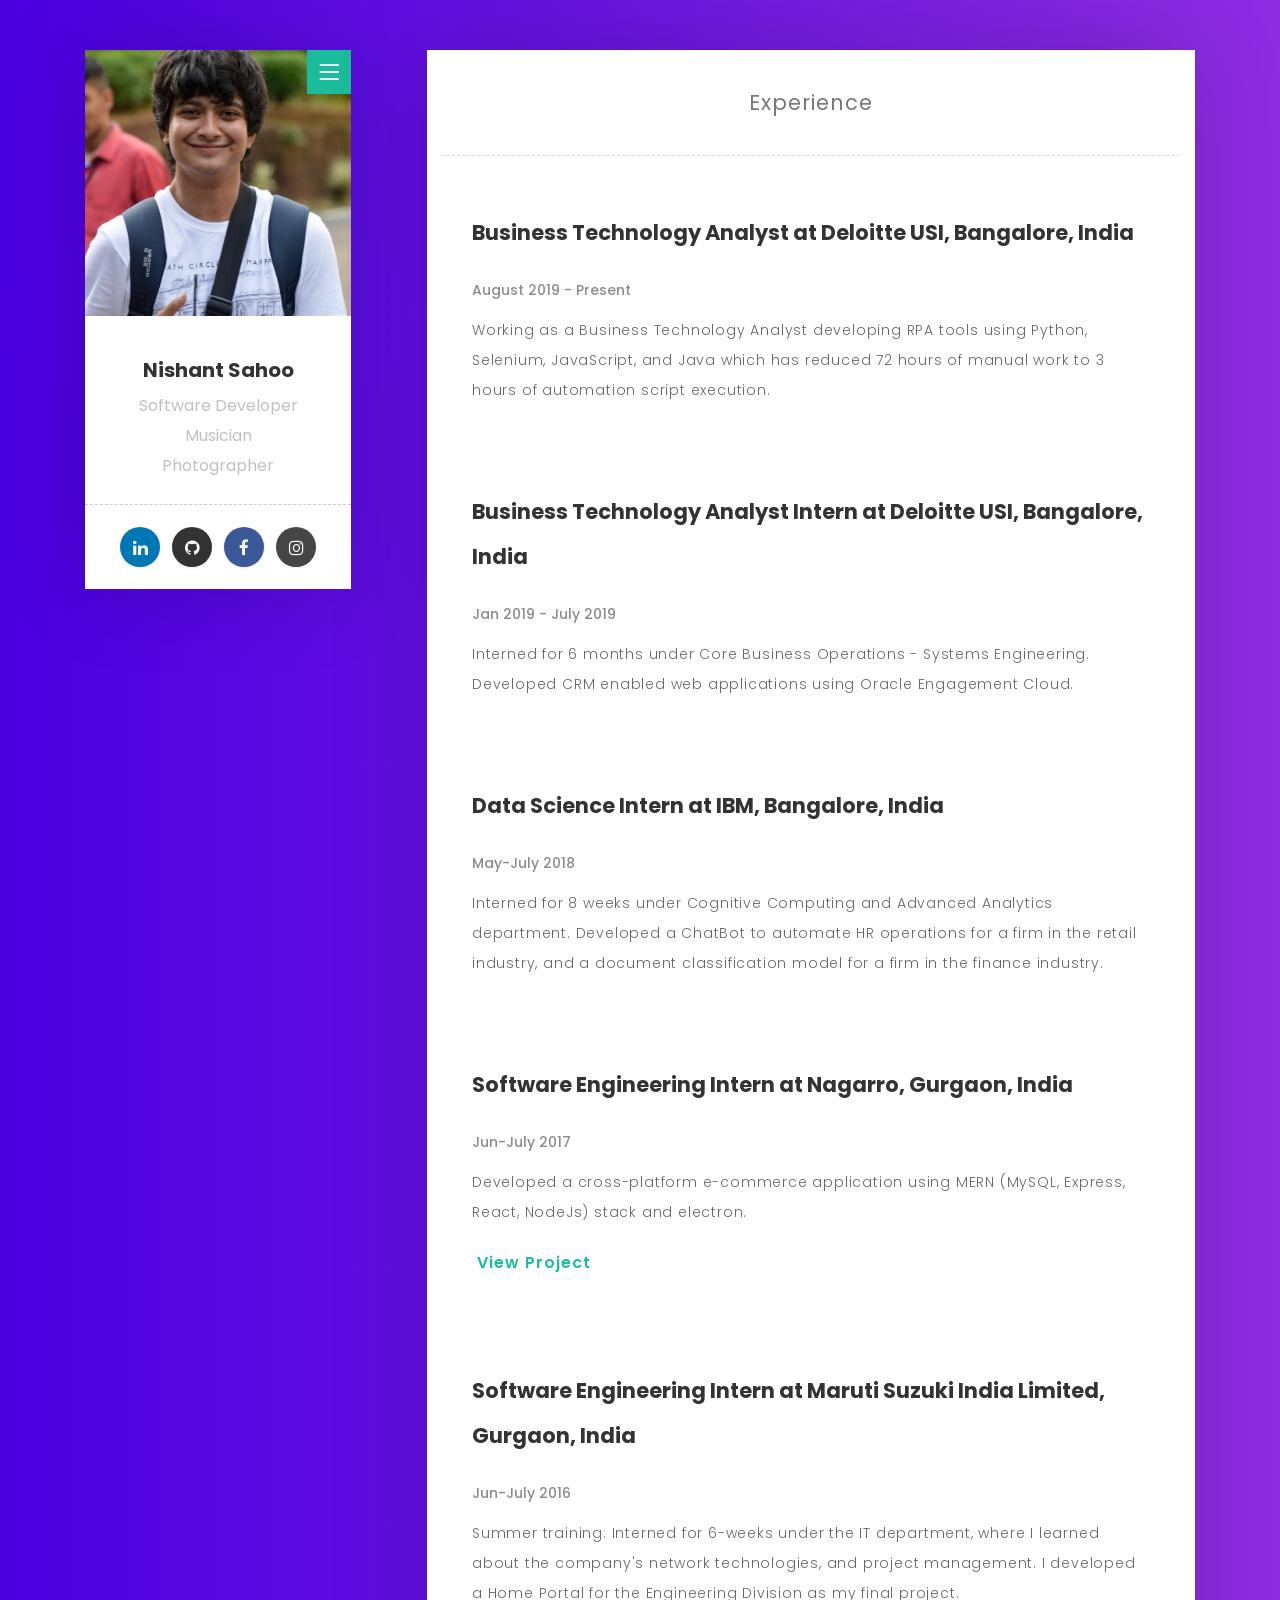
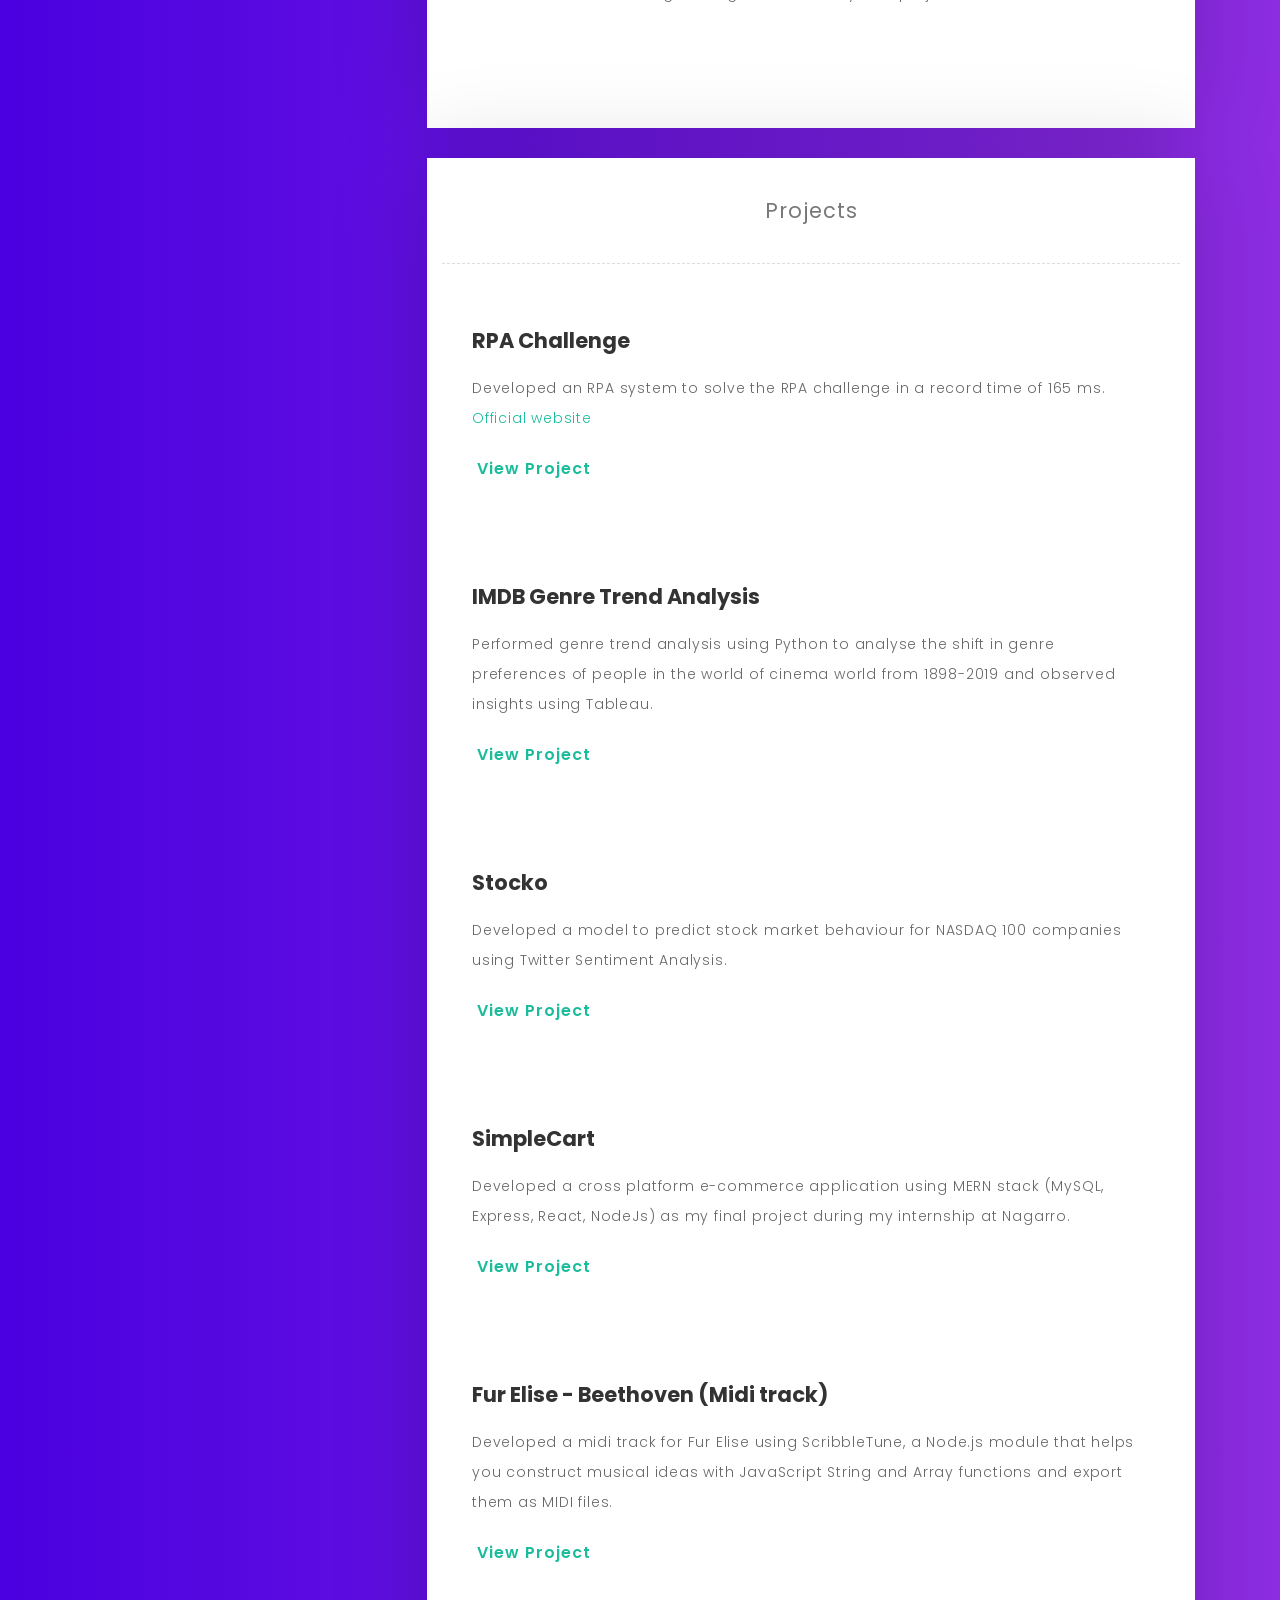
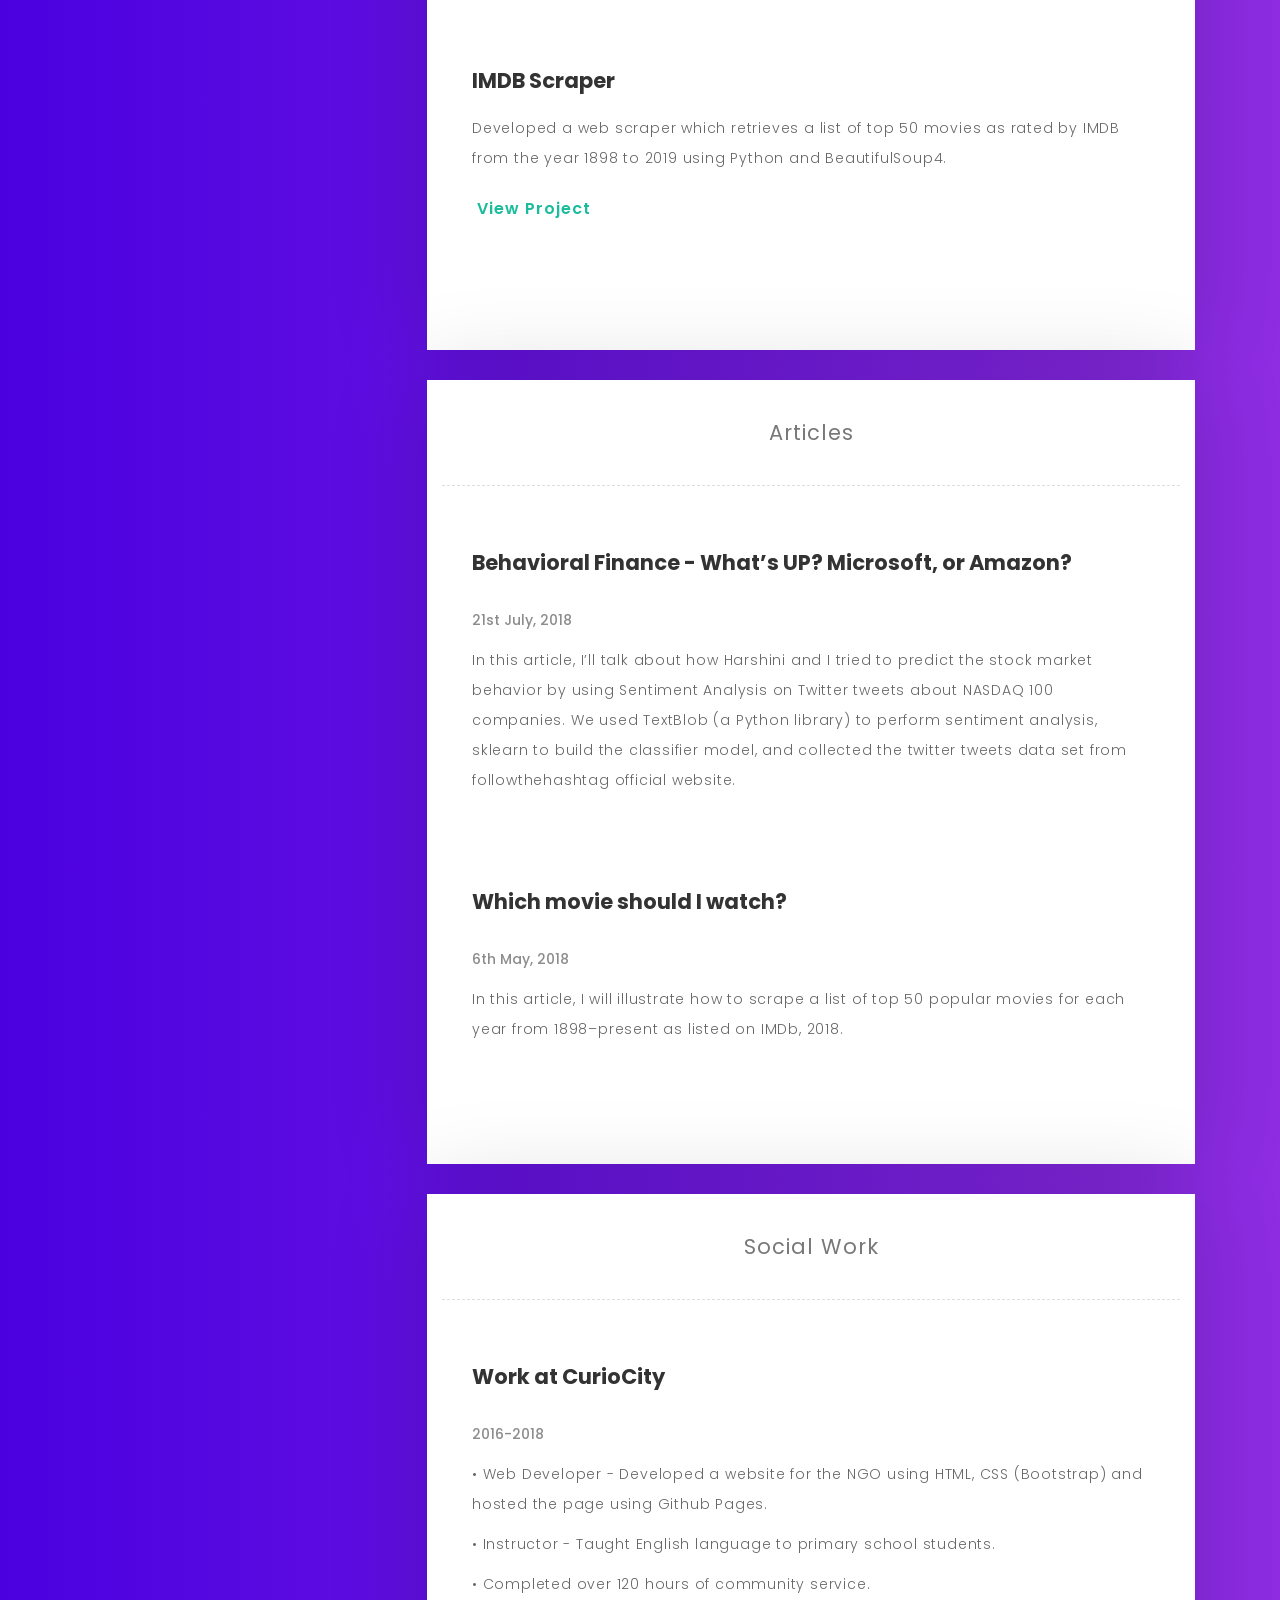
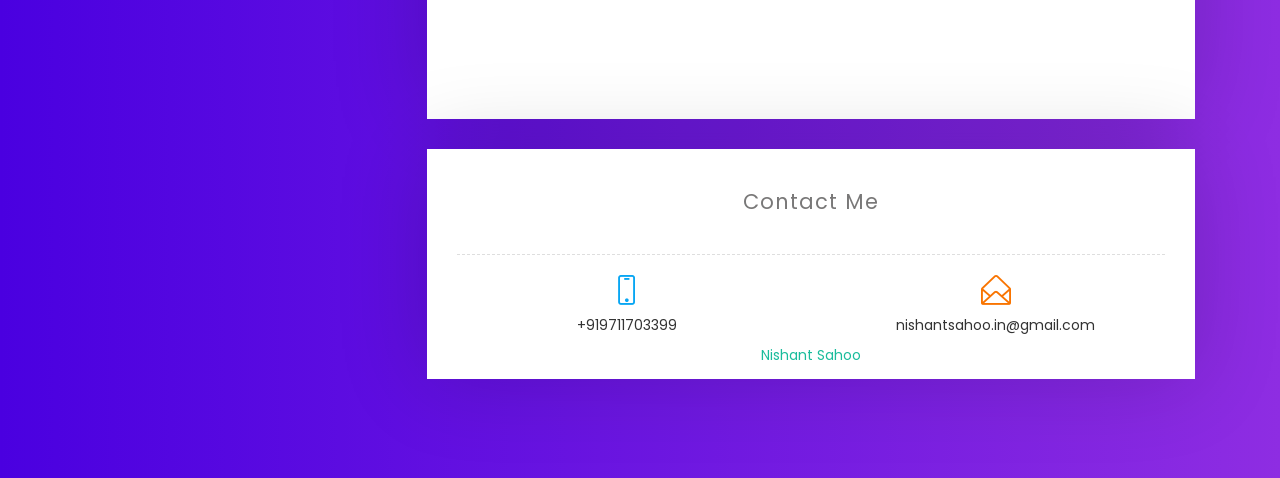
<file: index.html>
<!DOCTYPE html>
<html lang="en">
  <head>
    <!-- Meta Tag -->
    <title>Nishant Sahoo</title>
    <meta charset="UTF-8">
    <meta name="viewport" content="width=device-width, initial-scale=1.0">
    <meta http-equiv="X-UA-Compatible" content="IE=edge">

    <!-- SEO -->
    <meta name="description" content="My personal website! :3">
    <meta name="author" content="Nishant Sahoo">
    <meta name="url" content="https://www.nishantsahoo.com">
    <meta name="copyright" content="Nishant Sahoo">
    <meta name="robots" content="index,follow">

    <!-- All CSS Plugins -->
    <link rel="stylesheet" type="text/css" href="css/plugin.css">

    <!-- Main CSS Stylesheet -->
    <link rel="stylesheet" type="text/css" href="css/style.css">

    <link rel="icon" type="image/x-icon" href="http://example.com/favicon.ico" />

    <!-- Google Web Fonts  -->
    <link rel="stylesheet" href="https://fonts.googleapis.com/css?family=Poppins:400,300,500,600,700">
  </head>
 <body>

	  <!-- Preloader Start -->
    <div class="preloader">
	     <div class="rounder"></div>
    </div>
    <!-- Preloader End -->

    <div id="main">
        <div class="container">
            <div class="row">
              <!-- About Me (Left Sidebar) Start -->
                 <div class="col-md-3">
                   <div class="about-fixed">
                     <div class="my-pic">
                        <img src="images/pic/my-pic.png" alt="">
                        <a href="javascript:void(0)" class="collapsed" data-target="#menu" data-toggle="collapse"><i class="icon-menu menu"></i></a>
                         <div id="menu" class="collapse">
                           <ul class="menu-link">
                               <li><a href="#experience" style="color: #ffffff; font-size: 1em">Experience</a></li>
                               <li><a href="#projects" style="color: #ffffff; font-size: 1em">Projects</a></li>
                               <li><a href="#contact" style="color: #ffffff; font-size: 1em">Contact</a></li>
                            </ul>
                         </div>
                    </div>

                    <div class="my-detail">
                        <div class="white-spacing">
                            <h1>Nishant Sahoo</h1>
                            <span>Software Developer</br></span>
                            <span>Musician</br></span>
                            <span>Photographer</span>
                        </div>
                        <ul class="social-icon">
                          <li><a href="https://www.linkedin.com/in/nishantsahoo" target="_blank" class="linkedin"><i class="fa fa-linkedin"></i></a></li>
                          <li><a href="https://github.com/nishantsahoo" target="_blank" class="github"><i class="fa fa-github"></i></a></li>
                          <li><a href="https://www.facebook.com/nishantsahoo.in" target="_blank" class="facebook"><i class="fa fa-facebook"></i></a></li>
                          <li><a href="https://www.instagram.com/nishantsahoo" target="_blank" class="instagram"><i class="fa fa-instagram"></i></a></li>
                        </ul>
                    </div>
                  </div>
                </div>
                <!-- About Me (Left Sidebar) End -->

                 <!-- Blog Post (Right Sidebar) Start -->
                 <div class="col-md-9">

                   <!-- Experience Section Starts -->
                   <div class="col-md-12 page-body" id="experience">
                     <div class="col-md-12 footer">
                       <footer>
                         <p style="font-size: 1.5em">Experience</p>
                       </footer>
                     </div>
                     <div class="row">
                            <div class="col-md-12 content-page">

                            	<!-- Blog Post Start -->
                               <div class="col-md-12 blog-post">
                                   <div class="post-title">
                                     <h1>Business Technology Analyst at Deloitte USI, Bangalore, India</h1>
                                   </div>
                                   <div class="post-info">
                                     <span>August 2019 - Present</span>
                                   </div>
                                   <p>Working as a Business Technology Analyst developing RPA tools using Python, Selenium, JavaScript, and Java which has reduced 72 hours of manual work to 3 hours of automation script execution.</p>
                               </div>
                               <!-- Blog Post End -->

                            	<!-- Blog Post Start -->
                               <div class="col-md-12 blog-post">
                                   <div class="post-title">
                                     <h1>Business Technology Analyst Intern at Deloitte USI, Bangalore, India</h1>
                                   </div>
                                   <div class="post-info">
                                     <span>Jan 2019 - July 2019</span>
                                   </div>
                                   <p>Interned for 6 months under Core Business Operations - Systems Engineering. Developed CRM enabled web applications using Oracle Engagement Cloud.</p>
                               </div>
                               <!-- Blog Post End -->

                            	<!-- Blog Post Start -->
                               <div class="col-md-12 blog-post">
                                   <div class="post-title">
                                     <h1>Data Science Intern at IBM, Bangalore, India</h1>
                                   </div>
                                   <div class="post-info">
                                     <span>May-July 2018</span>
                                   </div>
                                   <p>Interned for 8 weeks under Cognitive Computing and Advanced Analytics department. Developed a ChatBot to automate HR operations for a firm in the retail industry, and a document classification model for a firm in the finance industry.</p>
                               </div>
                               <!-- Blog Post End -->

                               <!-- Blog Post Start -->
                               <div class="col-md-12 blog-post">
                                   <div class="post-title">
                                     <a href=""><h1>Software Engineering Intern at Nagarro, Gurgaon, India</h1></a>
                                   </div>
                                   <div class="post-info">
                                     <span>Jun-July 2017</span>
                                   </div>
                                   <p>Developed a cross-platform e-commerce application using MERN (MySQL, Express, React, NodeJs) stack and electron.</p>
                                   <a href="https://github.com/nishantsahoo/ShoppingCart-React-NodeJs-Electron" class="button button-style button-anim fa fa-long-arrow-right"><span>View Project</span></a>
                               </div>
                               <!-- Blog Post End -->

                               <!-- Blog Post Start -->
                               <div class="col-md-12 blog-post">
                                   <div class="post-title">
                                     <h1>Software Engineering Intern at Maruti Suzuki India Limited, Gurgaon, India</h1>
                                   </div>
                                   <div class="post-info">
                                     <span>Jun-July 2016</span>
                                   </div>
                                   <p>Summer training: Interned for 6-weeks under the IT department, where I learned about the company's network technologies, and project management. I developed a Home Portal for the Engineering Division as my final project.</p>
                               </div>
                               <!-- Blog Post End -->

                               
                               
                            </div>
                          </div>
                        </div>
                        <!-- End of Experience -->


                    <!-- Project Section Starts -->
                    <div class="col-md-12 page-body" style="margin-top: 30px" id="projects">
                      <div class="col-md-12 footer">
                        <footer>
                          <p style="font-size: 1.5em">Projects</p>
                        </footer>
                      </div>
                      <div class="row">
                             <div class="col-md-12 content-page">

                                <!-- Blog Post Start -->
                                <div class="col-md-12 blog-post">
                                    <div class="post-title">
                                      <h1>RPA Challenge</h1>
                                    </div>
                                    <p>Developed an RPA system to solve the RPA challenge in a record time of 165 ms. <a href="http://rpachallenge.com">Official website</a></p>
                                    <a class="button button-style button-anim fa fa-long-arrow-right" href="https://github.com/nishantsahoo/RPA-AutomationChallenge"><span>View Project</span></a>
                                </div>
                                <!-- Blog Post End -->
                                
                             	<!-- Blog Post Start -->
                                <div class="col-md-12 blog-post">
                                    <div class="post-title">
                                      <h1>IMDB Genre Trend Analysis</h1>
                                    </div>
                                    <p>Performed genre trend analysis using Python to analyse the shift in genre preferences of people in the world of cinema world from 1898-2019 and observed insights using Tableau.</p>
                                    <a class="button button-style button-anim fa fa-long-arrow-right" href="https://github.com/nishantsahoo/IMDB-Genre-Analysis"><span>View Project</span></a>
                                </div>
                                <!-- Blog Post End -->

                             	<!-- Blog Post Start -->
                                <div class="col-md-12 blog-post">
                                    <div class="post-title">
                                      <h1>Stocko</h1>
                                    </div>
                                    <p>Developed a model to predict stock market behaviour for NASDAQ 100 companies using Twitter Sentiment Analysis.</p>
                                    <a class="button button-style button-anim fa fa-long-arrow-right" href="https://github.com/nishantsahoo/Twitter-Stock-Analyzer"><span>View Project</span></a>
                                </div>
                                <!-- Blog Post End -->

                                <!-- Blog Post Start -->
                                <div class="col-md-12 blog-post">
                                    <div class="post-title">
                                      <h1>SimpleCart</h1>
                                    </div>
                                    <p>Developed a cross platform e-commerce application using MERN stack (MySQL, Express, React, NodeJs) as my final project during my internship at Nagarro.</p>
                                    <a class="button button-style button-anim fa fa-long-arrow-right" href="https://github.com/nishantsahoo/ShoppingCart-React-NodeJs-Electron"><span>View Project</span></a>
                                </div>
                                <!-- Blog Post End -->

                                <!-- Blog Post Start -->
                                <div class="col-md-12 blog-post">
                                    <div class="post-title">
                                      <h1>Fur Elise - Beethoven (Midi track)</h1>
                                    </div>
                                    <p>Developed a midi track for Fur Elise using ScribbleTune, a Node.js module that helps you construct musical ideas with JavaScript String and Array functions and export them as MIDI files.</p>
                                    <a href="https://github.com/nishantsahoo/ScribbleTune-FurElise-Beethoven" class="button button-style button-anim fa fa-long-arrow-right"><span>View Project</span></a>
                                </div>
                                <!-- Blog Post End -->

                                <!-- Blog Post Start -->
                                <div class="col-md-12 blog-post">
                                    <div class="post-title">
                                      <h1>IMDB Scraper</h1>
                                    </div>
                                    <p>Developed a web scraper which retrieves a list of top 50 movies as rated by IMDB from the year 1898 to 2019 using Python and BeautifulSoup4.</p>
                                    <a class="button button-style button-anim fa fa-long-arrow-right" href="https://github.com/nishantsahoo/IMDB_Top50_Scrape"><span>View Project</span></a>
                                </div>
                                <!-- Blog Post End -->


                             </div>
                           </div>
                         </div>
                         <!-- End of Projects -->

                    <!-- Articles Section Starts -->
                    <div class="col-md-12 page-body" style="margin-top: 30px" id="projects">
                      <div class="col-md-12 footer">
                        <footer>
                          <p style="font-size: 1.5em">Articles</p>
                        </footer>
                      </div>
                      <div class="row">
                             <div class="col-md-12 content-page">

                             	<!-- Blog Post Start -->
                               <div class="col-md-12 blog-post">
                                   <div class="post-title">
                                     <a href="https://medium.com/@nishantsahoo/behavioral-finance-6a9c11f592ff"><h1>Behavioral Finance - What’s UP? Microsoft, or Amazon?</h1></a>
                                   </div>
                                   <div class="post-info">
                                     <span>21st July, 2018</span>
                                   </div>
                                   <p>In this article, I’ll talk about how Harshini and I tried to predict the stock market behavior by using Sentiment Analysis on Twitter tweets about NASDAQ 100 companies. We used TextBlob (a Python library) to perform sentiment analysis, sklearn to build the classifier model, and collected the twitter tweets data set from followthehashtag official website.</p>
                               </div>
                               <!-- Blog Post End -->

                                <!-- Blog Post Start -->
                               <div class="col-md-12 blog-post">
                                   <div class="post-title">
                                     <a href="https://medium.com/@nishantsahoo/which-movie-should-i-watch-5c83a3c0f5b1"><h1>Which movie should I watch?</h1></a>
                                   </div>
                                   <div class="post-info">
                                     <span>6th May, 2018</span>
                                   </div>
                                   <p>In this article, I will illustrate how to scrape a list of top 50 popular movies for each year from 1898–present as listed on IMDb, 2018.</p>
                               </div>
                               <!-- Blog Post End -->

                             </div>
                           </div>
                         </div>
                         <!-- End of Articles -->

                   	<!-- Social Work Section Starts -->
                    <div class="col-md-12 page-body" style="margin-top: 30px" id="projects">
                      <div class="col-md-12 footer">
                        <footer>
                          <p style="font-size: 1.5em">Social Work</p>
                        </footer>
                      </div>
                      <div class="row">
                             <div class="col-md-12 content-page">
                                <!-- Blog Post Start -->
                               <div class="col-md-12 blog-post">
                                   <div class="post-title">
                                     <a href="https://www.curiocity.org.in"><h1>Work at CurioCity</h1></a>
                                   </div>
                                   <div class="post-info">
                                     <span>2016-2018</span>
                                   </div>
                                   <p>&#8226; Web Developer - Developed a website for the NGO using HTML, CSS (Bootstrap) and hosted the page using Github Pages.</p>
                                   <p>&#8226; Instructor - Taught English language to primary school students.</p>
                                   <p>&#8226; Completed over 120 hours of community service.</p>
                               </div>
                               <!-- Blog Post End -->

                             </div>
                           </div>
                         </div>
                         <!-- End of Social Work -->


                  <!-- Contact -->
                  <div class="col-md-12 page-body margin-top-30" style="text-align: center; margin-top: 1.5em; margin-bottom: 3.5em" id="contact">
                    <!-- <p style="font-size: 1.5em">Contact Me</p> -->
                    <div class="col-md-12">
                    <div class="col-md-12 footer" style="border-bottom: 1px dashed #dedede">
                      <footer>
                        <p style="font-size: 1.5em">Contact Me</p>
                      </footer>
                    </div>
                    </div>
                      <div class="row">
                        <div class="col-md-6 col-sm-6">
                          <div class="contact-us-detail">
                           <i class="icon-screen-smartphone color-6"></i>
                           <p><a href="tel:+919711703399">+919711703399</a></p>
                         </div>
                        </div>
                        <div class="col-md-6 col-sm-6">
                          <div class="contact-us-detail">
                           <i class="icon-envelope-open color-5"></i>
                           <p><a href="mailto:nishantsahoo.in@gmail.com">nishantsahoo.in@gmail.com</a></p>
                         </div>
                        </div>

                        <div style="margin-bottom: 1em" class="LI-profile-badge"  data-version="v1" data-size="large" data-locale="en_US" data-type="horizontal" data-theme="light" data-vanity="nishantsahoo"><a class="LI-simple-link" href='https://in.linkedin.com/in/nishantsahoo?trk=profile-badge'>Nishant Sahoo</a></div>

                     </div>
                    </div>
                  <!-- Contact -->

                </div>
                <!-- Blog Post (Right Sidebar) End -->

            </div>
         </div>
      </div>

    <!-- Back to Top Start -->
    <a href="#" class="scroll-to-top"><i class="fa fa-long-arrow-up"></i></a>
    <!-- Back to Top End -->

    <!-- All Javascript Plugins  -->
    <script type="text/javascript" src="js/jquery.min.js"></script>
    <script type="text/javascript" src="js/plugin.js"></script>
    <script type="text/javascript" src="https://platform.linkedin.com/badges/js/profile.js" async defer></script>

    <!-- Main Javascript File  -->
    <script type="text/javascript" src="js/scripts.js"></script>

   </body>
 </html>
</file>
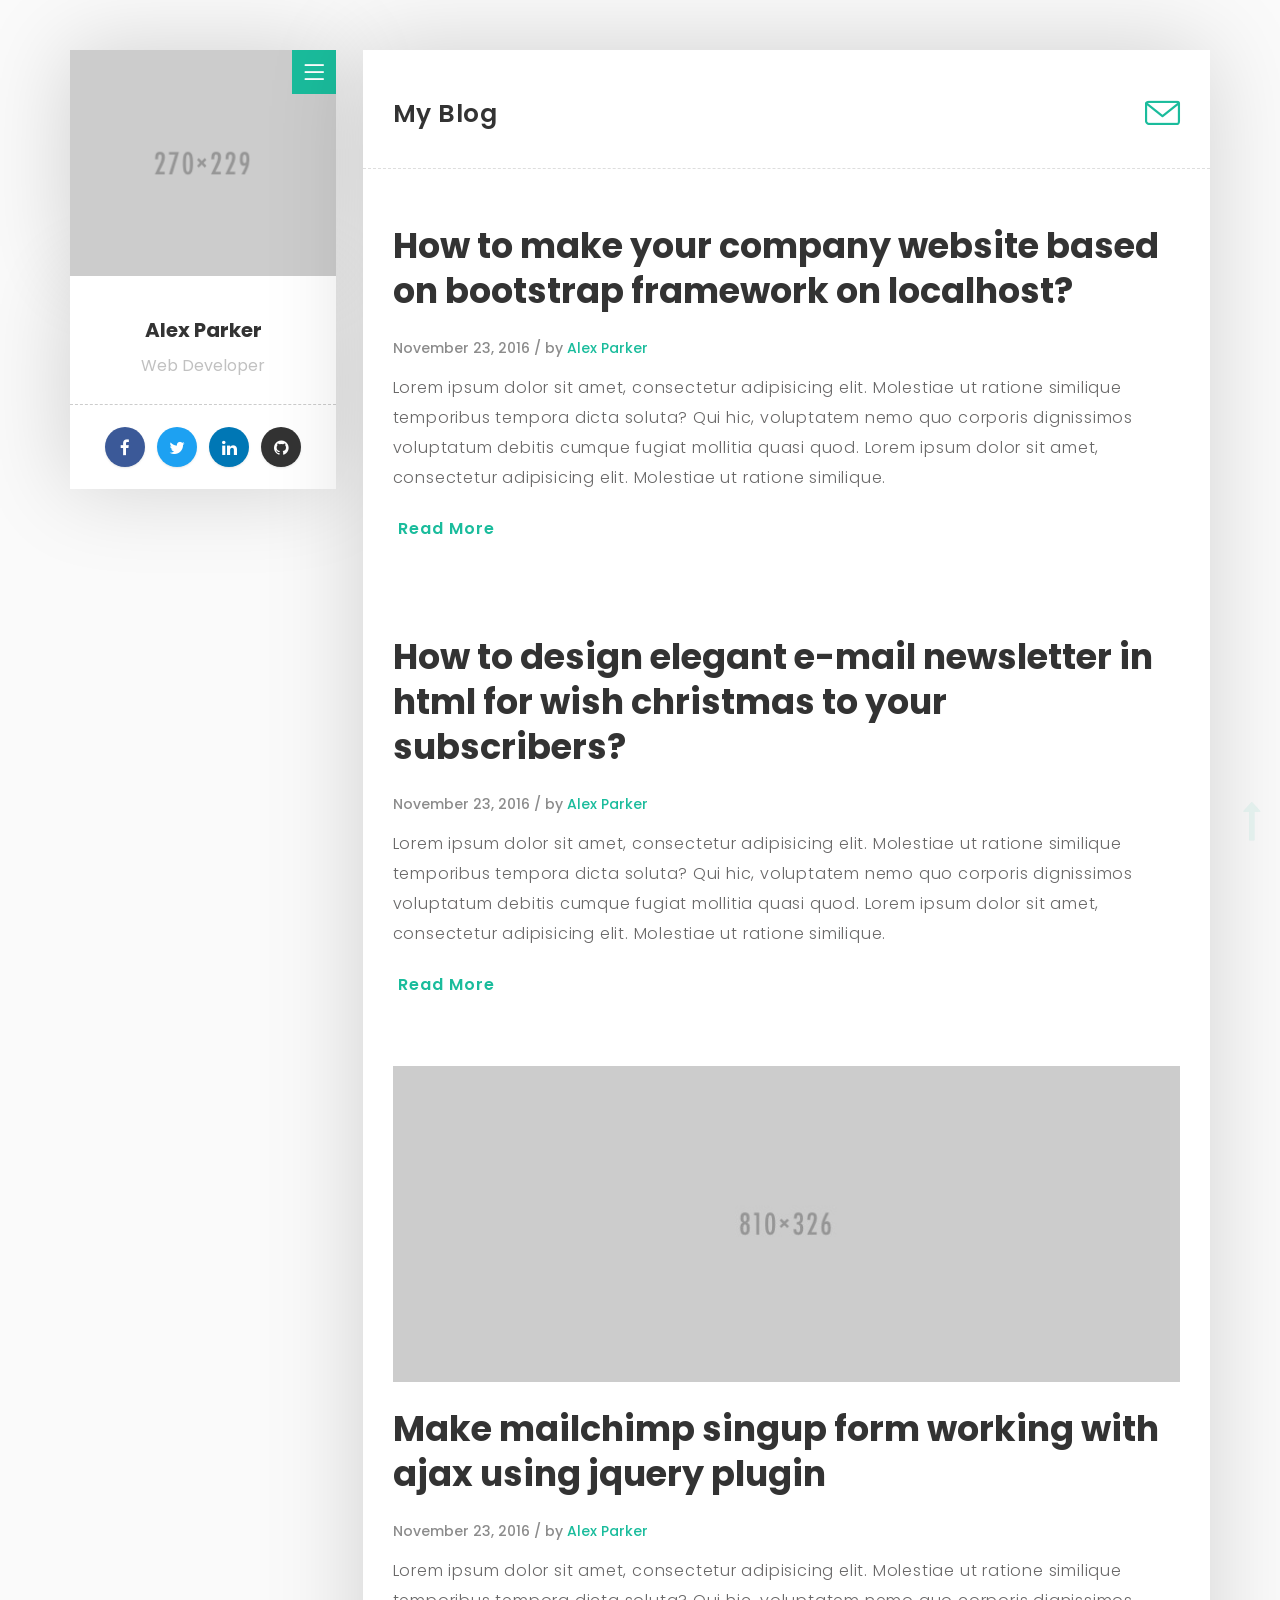
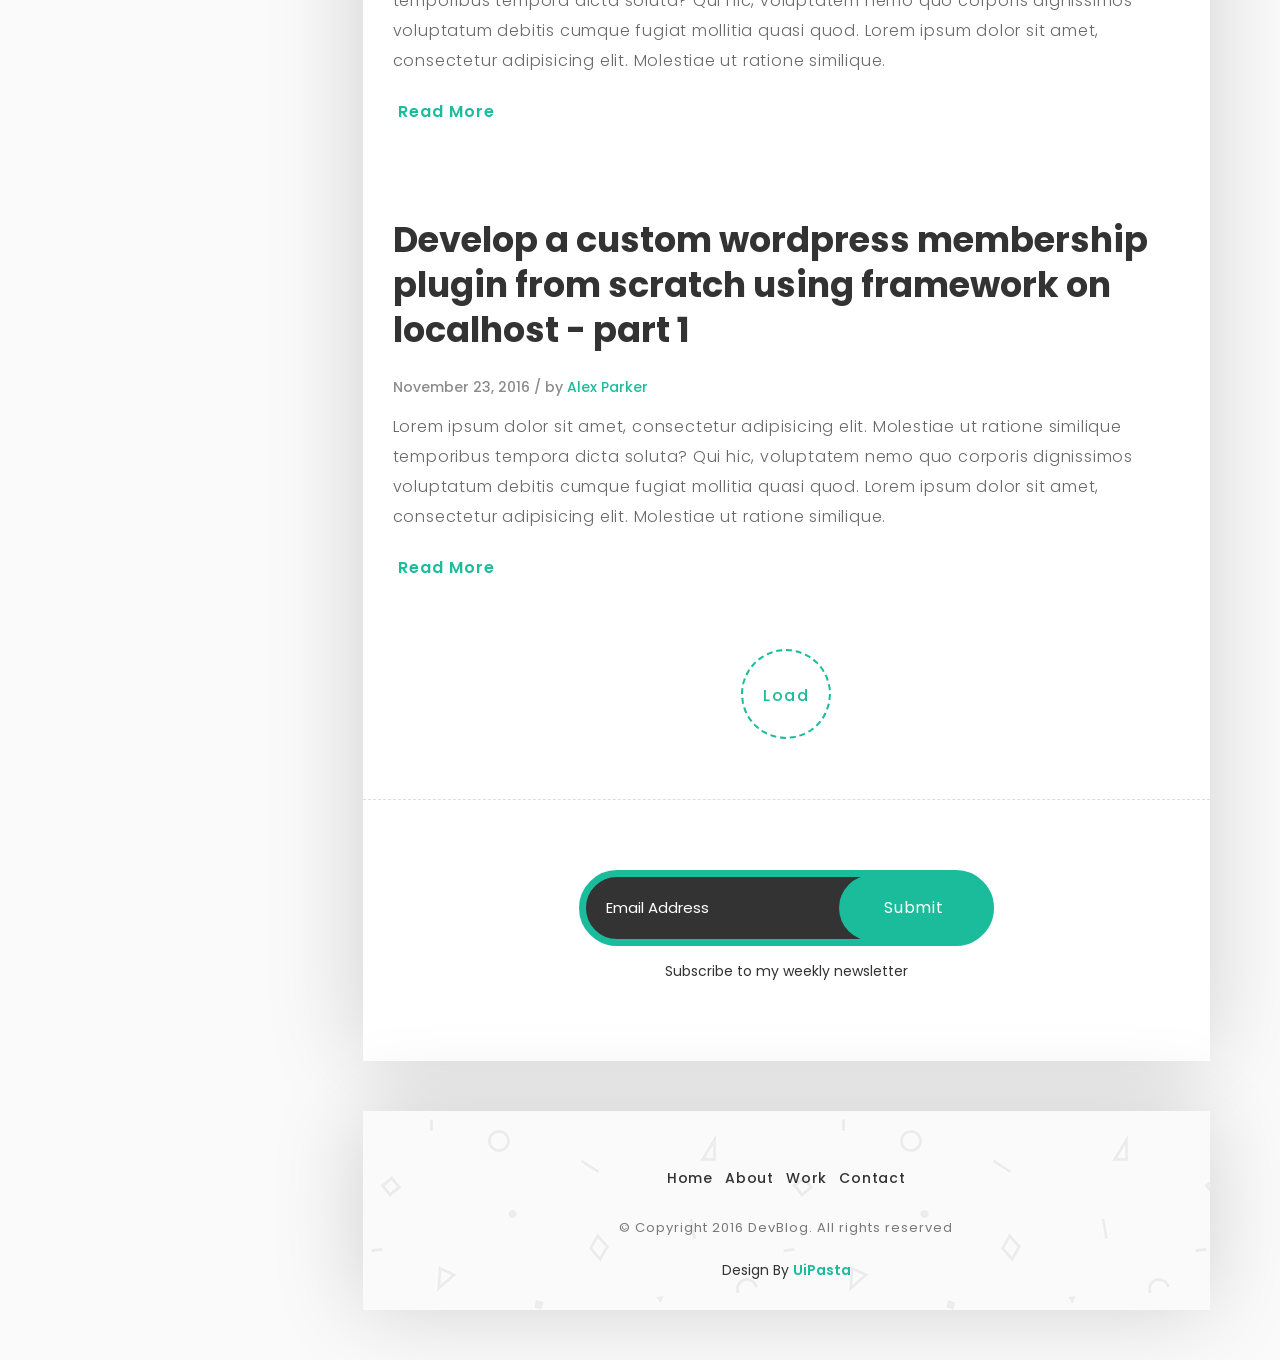
<file: DevBlog/index.html>
<!DOCTYPE html>
<html lang="en">

  <head>
    
    <!-- Meta Tag -->
    <meta charset="UTF-8">
    <meta name="viewport" content="width=device-width, initial-scale=1.0">
    <meta http-equiv="X-UA-Compatible" content="IE=edge">
    
    <!-- SEO -->
    <meta name="description" content="150 words">
    <meta name="author" content="uipasta">
    <meta name="url" content="http://www.yourdomainname.com">
    <meta name="copyright" content="company name">
    <meta name="robots" content="index,follow">
    
    
    <title>DevBlog - Personal Blog Template</title>
    
    <!-- Favicon -->
    <link rel="shortcut icon" href="images/favicon/favicon.ico">
    <link rel="apple-touch-icon" sizes="144x144" type="image/x-icon" href="images/favicon/apple-touch-icon.png">
    
    <!-- All CSS Plugins -->
    <link rel="stylesheet" type="text/css" href="css/plugin.css">
    
    <!-- Main CSS Stylesheet -->
    <link rel="stylesheet" type="text/css" href="css/style.css">
    
    <!-- Google Web Fonts  -->
    <link rel="stylesheet" href="https://fonts.googleapis.com/css?family=Poppins:400,300,500,600,700">
    
    
    <!-- HTML5 shiv and Respond.js support IE8 or Older for HTML5 elements and media queries -->
    <!--[if lt IE 9]>
	   <script src="https://oss.maxcdn.com/html5shiv/3.7.3/html5shiv.min.js"></script>
	   <script src="https://oss.maxcdn.com/respond/1.4.2/respond.min.js"></script>
    <![endif]-->
    

  </head>

 <body>

	
     
	 <!-- Preloader Start -->
     <div class="preloader">
	   <div class="rounder"></div>
      </div>
      <!-- Preloader End -->
      
      
    
    
    <div id="main">
        <div class="container">
            <div class="row">
            	
               
                 
                 <!-- About Me (Left Sidebar) Start -->
                 <div class="col-md-3">
                   <div class="about-fixed">
                    
                     <div class="my-pic">
                        <img src="images/pic/my-pic.png" alt="">
                        <a href="javascript:void(0)" class="collapsed" data-target="#menu" data-toggle="collapse"><i class="icon-menu menu"></i></a>
                         <div id="menu" class="collapse">
                           <ul class="menu-link">
                               <li><a href="about.html">About</a></li>
                               <li><a href="work.html">Work</a></li>
                               <li><a href="contact.html">Contact</a></li>
                            </ul>
                         </div>
                        </div>
                      
                      
                      
                      <div class="my-detail">
                    	
                        <div class="white-spacing">
                            <h1>Alex Parker</h1>
                            <span>Web Developer</span>
                        </div> 
                       
                       <ul class="social-icon">
                         <li><a href="#" target="_blank" class="facebook"><i class="fa fa-facebook"></i></a></li>
                         <li><a href="#" target="_blank" class="twitter"><i class="fa fa-twitter"></i></a></li>
                         <li><a href="#" target="_blank" class="linkedin"><i class="fa fa-linkedin"></i></a></li>
                         <li><a href="#" target="_blank" class="github"><i class="fa fa-github"></i></a></li>
                        </ul>

                    </div>
                  </div>
                </div>
                <!-- About Me (Left Sidebar) End -->
                
                
                
                
                 
                 <!-- Blog Post (Right Sidebar) Start -->
                 <div class="col-md-9">
                    <div class="col-md-12 page-body">
                    	<div class="row">
                    		
                            
                            <div class="sub-title">
                           		<h2>My Blog</h2>
                                <a href="contact.html"><i class="icon-envelope"></i></a>
                             </div>
                            
                            
                            <div class="col-md-12 content-page">
                            	
                                
                                <!-- Blog Post Start -->
                                <div class="col-md-12 blog-post">
                                    <div class="post-title">
                                      <a href="single.html"><h1>How to make your company website based on bootstrap framework on localhost?</h1></a>
                                    </div>  
                                    <div class="post-info">
                                    	<span>November 23, 2016 / by <a href="#" target="_blank">Alex Parker</a></span>
                                    </div>  
                                    <p>Lorem ipsum dolor sit amet, consectetur adipisicing elit. Molestiae ut ratione similique temporibus tempora dicta soluta? Qui hic, voluptatem nemo quo corporis dignissimos voluptatum debitis cumque fugiat mollitia quasi quod. Lorem ipsum dolor sit amet, consectetur adipisicing elit. Molestiae ut ratione similique.</p>                          			
                                    <a href="single.html" class="button button-style button-anim fa fa-long-arrow-right"><span>Read More</span></a>
                                </div>
                                <!-- Blog Post End -->
                                
                                
                                
                                <!-- Blog Post Start -->
                                <div class="col-md-12 blog-post">
                                    <div class="post-title">
                                      <a href="single.html"><h1>How to design elegant e-mail newsletter in html for wish christmas to your subscribers?</h1></a>
                                    </div>  
                                    <div class="post-info">
                                    	<span>November 23, 2016 / by <a href="#" target="_blank">Alex Parker</a></span>
                                    </div>  
                                    <p>Lorem ipsum dolor sit amet, consectetur adipisicing elit. Molestiae ut ratione similique temporibus tempora dicta soluta? Qui hic, voluptatem nemo quo corporis dignissimos voluptatum debitis cumque fugiat mollitia quasi quod. Lorem ipsum dolor sit amet, consectetur adipisicing elit. Molestiae ut ratione similique.</p>
                                    <a href="single.html" class="button button-style button-anim fa fa-long-arrow-right"><span>Read More</span></a>
                                </div>
                                <!-- Blog Post End -->
                                
                                
                                
                                <!-- Blog Post Start -->
                                <div class="col-md-12 blog-post">
                                	<div class="post-image">
                                    	<img src="images/blog/1.jpg" alt="">                                       
                                    </div> 
                                    <div class="post-title">
                                      <a href="single.html"><h1>Make mailchimp singup form working with ajax using jquery plugin</h1></a>
                                    </div>  
                                    <div class="post-info">
                                    	<span>November 23, 2016 / by <a href="#" target="_blank">Alex Parker</a></span>
                                    </div>  
                                    <p>Lorem ipsum dolor sit amet, consectetur adipisicing elit. Molestiae ut ratione similique temporibus tempora dicta soluta? Qui hic, voluptatem nemo quo corporis dignissimos voluptatum debitis cumque fugiat mollitia quasi quod. Lorem ipsum dolor sit amet, consectetur adipisicing elit. Molestiae ut ratione similique.</p>                          			
                                    <a href="single.html" class="button button-style button-anim fa fa-long-arrow-right"><span>Read More</span></a>
                                </div>
                                <!-- Blog Post End -->
                                
                                
                                
                                <!-- Blog Post Start -->
                                <div class="col-md-12 blog-post">
                                    <div class="post-title">
                                      <a href="single.html"><h1>Develop a custom wordpress membership plugin from scratch using framework on localhost - part 1</h1></a>
                                    </div>  
                                    <div class="post-info">
                                    	<span>November 23, 2016 / by <a href="#" target="_blank">Alex Parker</a></span>
                                    </div>  
                                    <p>Lorem ipsum dolor sit amet, consectetur adipisicing elit. Molestiae ut ratione similique temporibus tempora dicta soluta? Qui hic, voluptatem nemo quo corporis dignissimos voluptatum debitis cumque fugiat mollitia quasi quod. Lorem ipsum dolor sit amet, consectetur adipisicing elit. Molestiae ut ratione similique.</p>                          			
                                    <a href="single.html" class="button button-style button-anim fa fa-long-arrow-right"><span>Read More</span></a>
                                </div>
                                <!-- Blog Post End -->
                                
                                
                                
                                <!-- Blog Post Start -->
                                <div class="col-md-12 blog-post">
                                    <div class="post-title">
                                      <a href="single.html"><h1>How to customize a wordpress theme entirely from scratch using a child theme?</h1></a>
                                    </div>  
                                    <div class="post-info">
                                    	<span>November 23, 2016 / by <a href="#" target="_blank">Alex Parker</a></span>
                                    </div>  
                                    <p>Lorem ipsum dolor sit amet, consectetur adipisicing elit. Molestiae ut ratione similique temporibus tempora dicta soluta? Qui hic, voluptatem nemo quo corporis dignissimos voluptatum debitis cumque fugiat mollitia quasi quod. Lorem ipsum dolor sit amet, consectetur adipisicing elit. Molestiae ut ratione similique.</p>                          			
                                    <a href="single.html" class="button button-style button-anim fa fa-long-arrow-right"><span>Read More</span></a>
                                </div>
                                <!-- Blog Post End -->
                                
                                
                                
                                <!-- Blog Post Start -->
                                <div class="col-md-12 blog-post">
                                	<div class="post-image">
                                    	<img src="images/blog/2.jpg" alt="">                                       
                                    </div> 
                                    <div class="post-title">
                                      <a href="single.html"><h1>What makes wordpress a unique and highly customizable platform from competitors?</h1></a>
                                    </div>  
                                    <div class="post-info">
                                    	<span>November 23, 2016 / by <a href="#" target="_blank">Alex Parker</a></span>
                                    </div>  
                                    <p>Lorem ipsum dolor sit amet, consectetur adipisicing elit. Molestiae ut ratione similique temporibus tempora dicta soluta? Qui hic, voluptatem nemo quo corporis dignissimos voluptatum debitis cumque fugiat mollitia quasi quod. Lorem ipsum dolor sit amet, consectetur adipisicing elit. Molestiae ut ratione similique.</p>                          			
                                    <a href="single.html" class="button button-style button-anim fa fa-long-arrow-right"><span>Read More</span></a>
                                </div>
                                <!-- Blog Post End -->
                                
                                
                                
                                <!-- Blog Post Start -->
                                <div class="col-md-12 blog-post">
                                    <div class="post-title">
                                      <a href="single.html"><h1>What mistakes every beginner make, when they make website using bootstrap?</h1></a> 
                                    </div>  
                                    <div class="post-info">
                                    	<span>November 23, 2016 / by <a href="#" target="_blank">Alex Parker</a></span>
                                    </div>  
                                    <p>Lorem ipsum dolor sit amet, consectetur adipisicing elit. Molestiae ut ratione similique temporibus tempora dicta soluta? Qui hic, voluptatem nemo quo corporis dignissimos voluptatum debitis cumque fugiat mollitia quasi quod. Lorem ipsum dolor sit amet, consectetur adipisicing elit. Molestiae ut ratione similique.</p>                          			
                                    <a href="single.html" class="button button-style button-anim fa fa-long-arrow-right"><span>Read More</span></a>
                                </div>
                                <!-- Blog Post End -->
                                
                                
                                <div class="col-md-12 text-center">
                                 <a href="javascript:void(0)" id="load-more-post" class="load-more-button">Load</a>
                                 <div id="post-end-message"></div>
                                </div>
                                
                             </div>
                              
                         </div>
                         
                        
                        
                        <!-- Subscribe Form Start -->
                        <div class="col-md-8 col-md-offset-2">
                           <form id="mc-form" method="post" action="http://uipasta.us14.list-manage.com/subscribe/post?u=854825d502cdc101233c08a21&amp;id=86e84d44b7">
								
						  <div class="subscribe-form margin-top-20">
							 <input id="mc-email" type="email" placeholder="Email Address" class="text-input">
							  <button class="submit-btn" type="submit">Submit</button>
								</div>
                                <p>Subscribe to my weekly newsletter</p>
								<label for="mc-email" class="mc-label"></label>
							  </form>
                             
                           </div>
                           <!-- Subscribe Form End -->
                           
                         </div>
                     
                     
                       <!-- Footer Start -->
                       <div class="col-md-12 page-body margin-top-50 footer">
                          <footer>
                          <ul class="menu-link">
                               <li><a href="index.html">Home</a></li>
                               <li><a href="about.html">About</a></li>
                               <li><a href="work.html">Work</a></li>
                               <li><a href="contact.html">Contact</a></li>
                            </ul>
                            
                          <p>© Copyright 2016 DevBlog. All rights reserved</p>
						  
						  
						  <!-- UiPasta Credit Start -->
                          <div class="uipasta-credit">Design By <a href="http://www.uipasta.com" target="_blank">UiPasta</a></div>
                          <!-- UiPasta Credit End -->

                           
                         </footer>
                       </div>
                       <!-- Footer End -->
                     
                     
                  </div>
                  <!-- Blog Post (Right Sidebar) End -->
                
            </div>
         </div>
      </div>
    
    
    
    <!-- Back to Top Start -->
    <a href="#" class="scroll-to-top"><i class="fa fa-long-arrow-up"></i></a>
    <!-- Back to Top End -->
    
    
    <!-- All Javascript Plugins  -->
    <script type="text/javascript" src="js/jquery.min.js"></script>
    <script type="text/javascript" src="js/plugin.js"></script>
    
    <!-- Main Javascript File  -->
    <script type="text/javascript" src="js/scripts.js"></script>

    
   </body>
 </html>
</file>
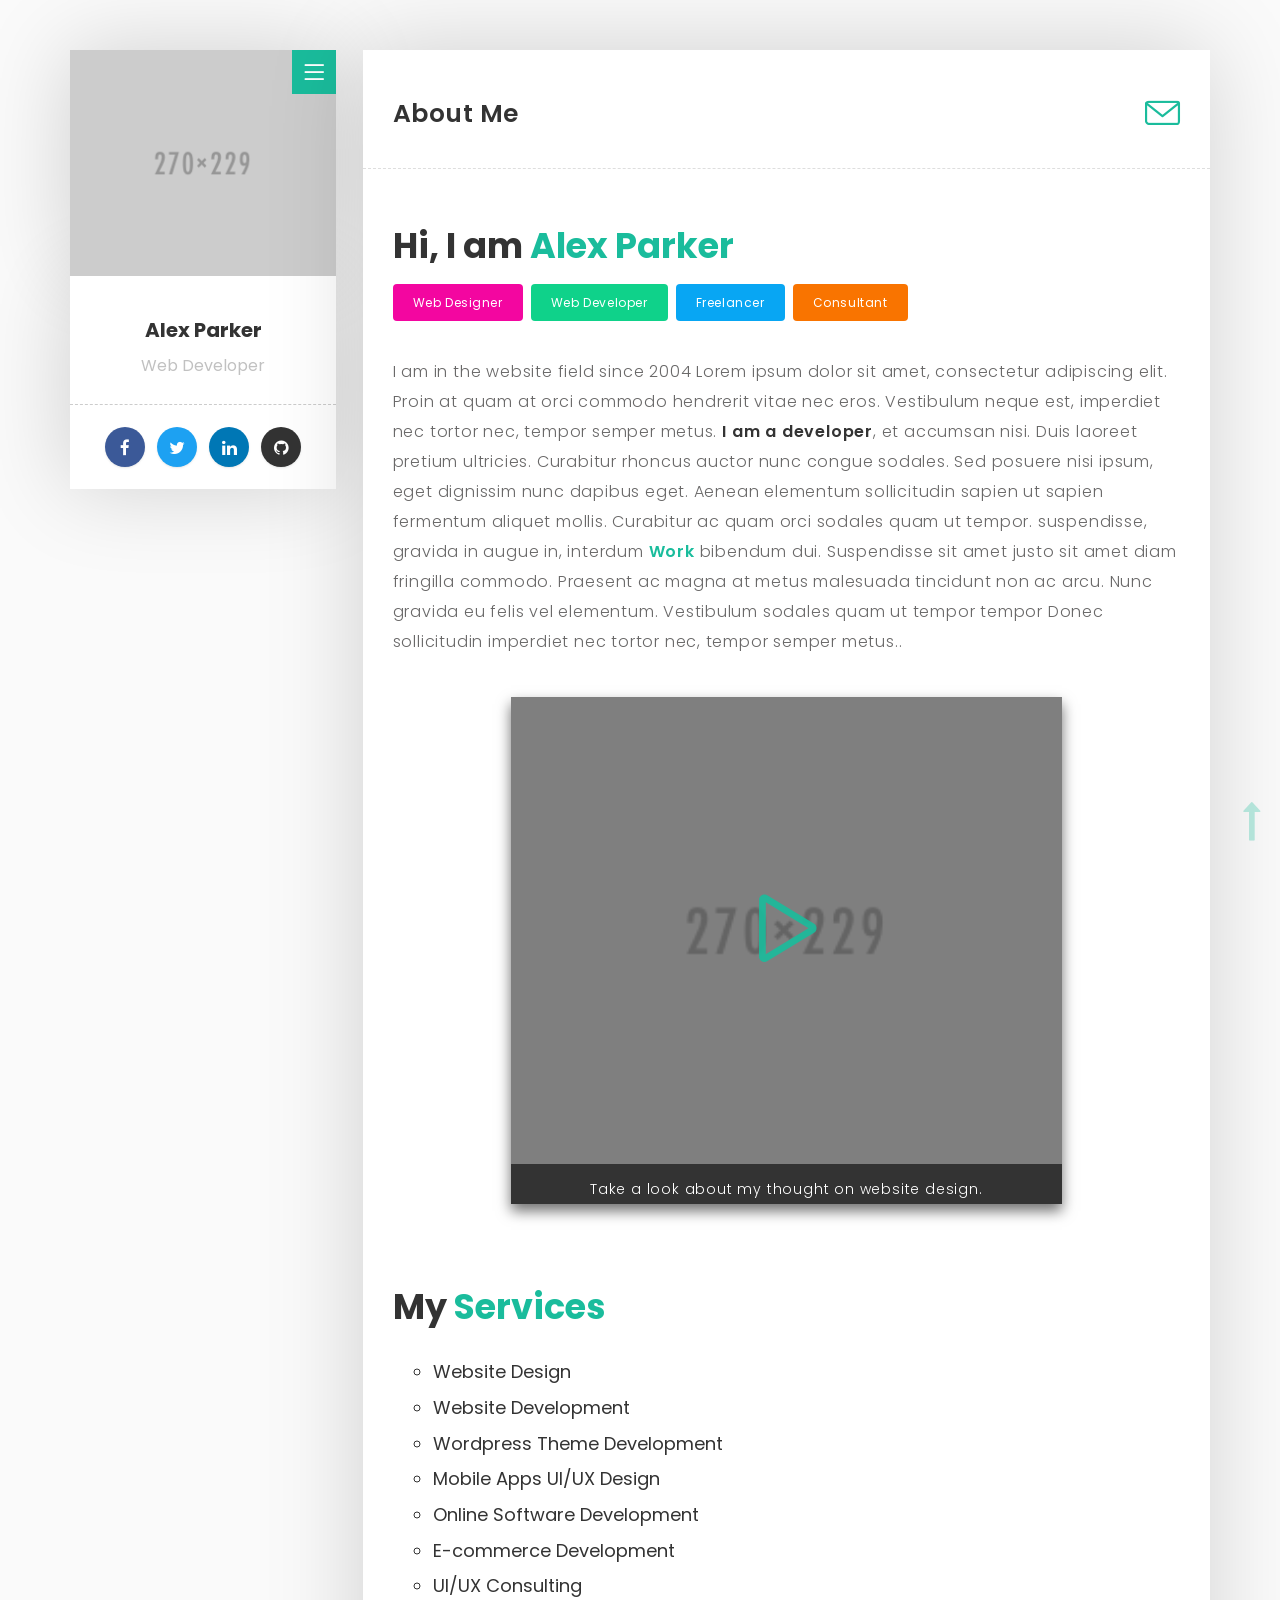
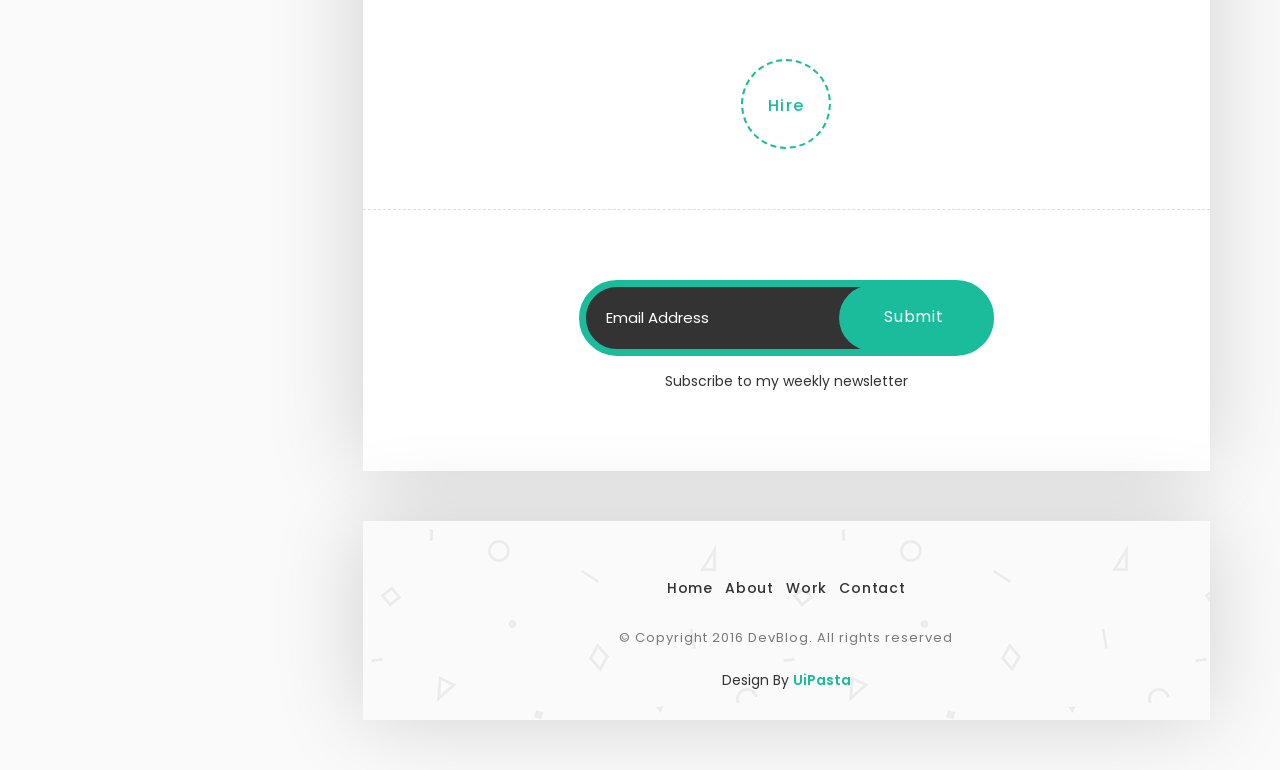
<file: DevBlog/about.html>
﻿<!DOCTYPE html>
<html lang="en">

  <head>
    
    <!-- Meta Tag -->
    <meta charset="UTF-8">
    <meta name="viewport" content="width=device-width, initial-scale=1.0">
    <meta http-equiv="X-UA-Compatible" content="IE=edge">
    
    <!-- SEO -->
    <meta name="description" content="150 words">
    <meta name="author" content="uipasta">
    <meta name="url" content="http://www.yourdomainname.com">
    <meta name="copyright" content="company name">
    <meta name="robots" content="index,follow">
    
    
    <title>DevBlog - Personal Blog Template</title>
    
    <!-- Favicon -->
    <link rel="shortcut icon" href="images/favicon/favicon.ico">
    <link rel="apple-touch-icon" sizes="144x144" type="image/x-icon" href="images/favicon/apple-touch-icon.png">
    
    <!-- All CSS Plugins -->
    <link rel="stylesheet" type="text/css" href="css/plugin.css">
    
    <!-- Main CSS Stylesheet -->
    <link rel="stylesheet" type="text/css" href="css/style.css">
    
    <!-- Google Web Fonts  -->
    <link rel="stylesheet" href="https://fonts.googleapis.com/css?family=Poppins:400,300,500,600,700">
    
    
    <!-- HTML5 shiv and Respond.js support IE8 or Older for HTML5 elements and media queries -->
    <!--[if lt IE 9]>
	   <script src="https://oss.maxcdn.com/html5shiv/3.7.3/html5shiv.min.js"></script>
	   <script src="https://oss.maxcdn.com/respond/1.4.2/respond.min.js"></script>
    <![endif]-->
    

  </head>

 <body>

	
     
	 <!-- Preloader Start -->
     <div class="preloader">
	   <div class="rounder"></div>
      </div>
      <!-- Preloader End -->
      
      
    
    
    <div id="main">
        <div class="container">
            <div class="row">
            	
               
                 
                 <!-- About Me (Left Sidebar) Start -->
                 <div class="col-md-3">
                   <div class="about-fixed">
                    
                     <div class="my-pic">
                        <img src="images/pic/my-pic.png" alt="">
                        <a href="javascript:void(0)" class="collapsed" data-target="#menu" data-toggle="collapse"><i class="icon-menu menu"></i></a>
                         <div id="menu" class="collapse">
                           <ul class="menu-link">
                               <li><a href="about.html">About</a></li>
                               <li><a href="work.html">Work</a></li>
                               <li><a href="contact.html">Contact</a></li>
                            </ul>
                         </div>
                        </div>
                      
                      
                      
                      <div class="my-detail">
                    	
                        <div class="white-spacing">
                            <h1>Alex Parker</h1>
                            <span>Web Developer</span>
                        </div> 
                       
                       <ul class="social-icon">
                         <li><a href="#" target="_blank" class="facebook"><i class="fa fa-facebook"></i></a></li>
                         <li><a href="#" target="_blank" class="twitter"><i class="fa fa-twitter"></i></a></li>
                         <li><a href="#" target="_blank" class="linkedin"><i class="fa fa-linkedin"></i></a></li>
                         <li><a href="#" target="_blank" class="github"><i class="fa fa-github"></i></a></li>
                        </ul>

                    </div>
                  </div>
                </div>
                <!-- About Me (Left Sidebar) End -->
                
                
                
                
                 
                 <!-- About Me (Right Sidebar) Start -->
                 <div class="col-md-9">
                    <div class="col-md-12 page-body">
                    	<div class="row">
                    		
                            
                            <div class="sub-title">
                           		<h2>About Me</h2>
                                <a href="contact.html"><i class="icon-envelope"></i></a>
                             </div>
                            
                            
                            <div class="col-md-12 content-page">
                              <div class="col-md-12 blog-post">
                            	
                                
                                <!-- My Intro Start -->
                                <div class="post-title margin-bottom-30">
                                    <h1>Hi, I am <span class="main-color">Alex Parker</span></h1>
                                    
                                    <ul class="knowledge">
                                      <li class="bg-color-1">Web Designer</li>
                                      <li class="bg-color-4">Web Developer</li>
                                      <li class="bg-color-6">Freelancer</li>
                                      <li class="bg-color-5">Consultant</li>
                                     </ul>
                                     
                                   </div>
                                   <!-- My Intro End -->
                                    
                                    
                                    <p>I am in the website field since 2004 Lorem ipsum dolor sit amet, consectetur adipiscing elit. Proin at quam at orci commodo hendrerit vitae nec eros. Vestibulum neque est, imperdiet nec tortor nec, tempor semper metus. <b>I am a developer</b>, et accumsan nisi. Duis laoreet pretium ultricies. Curabitur rhoncus auctor nunc congue sodales. Sed posuere nisi ipsum, eget dignissim nunc dapibus eget. Aenean elementum sollicitudin sapien ut sapien fermentum aliquet mollis. Curabitur ac quam orci sodales quam ut tempor. suspendisse, gravida in augue in, interdum <b><a href="work.html" data-toggle="tooltip" data-placement="top" title="Check out my work.">Work</a></b> bibendum dui. Suspendisse sit amet justo sit amet diam fringilla commodo. Praesent ac magna at metus malesuada tincidunt non ac arcu. Nunc gravida eu felis vel elementum. Vestibulum sodales quam ut tempor tempor Donec sollicitudin imperdiet nec tortor nec, tempor semper metus..</p>
                                   
                                 
                                 
                                 <!-- Video Start -->
                                 <div class="video-box margin-top-40 margin-bottom-80">
                                  <div class="video-tutorial">
                                   <a class="video-popup" href="https://www.youtube.com/watch?v=O2Bsw3lrhvs" title="My Thought">
                                   <img src="images/pic/my-pic.png" alt="">
                                   </a>                           
                                  </div>
                                 <p>Take a look about my thought on website design.</p>
                                </div>
                                <!-- Video End -->
                                  
                                  
                                  
                                  
                                  <!-- My Service Start -->
                                  <div class="post-title">
                                    <h1>My <span class="main-color">Services</span></h1> 
                                   </div>
                                   
                                  <div class="list list-style-2 margin-top-30">
                                    <ul>
                                      <li>Website Design</li>
                                      <li>Website Development</li>
                                      <li>Wordpress Theme Development</li>
                                      <li>Mobile Apps UI/UX Design</li>
                                      <li>Online Software Development</li>
                                      <li>E-commerce Development</li>
                                      <li>UI/UX Consulting</li>
                                     </ul>
                                   </div>
                                   <!-- My Service End --> 
                                  
                                </div>  
                                
                                  <div class="col-md-12 text-center">
                                    <a href="contact.html" data-toggle="tooltip" data-placement="top" title="Visit on my contact page for hire me." class="load-more-button">Hire</a>
                                   </div>
                                  
                             </div>
                              
                         </div>
                         
                        
                        
                        <!-- Subscribe Form Start -->
                        <div class="col-md-8 col-md-offset-2">
                           <form id="mc-form" method="post" action="http://uipasta.us14.list-manage.com/subscribe/post?u=854825d502cdc101233c08a21&amp;id=86e84d44b7">
								
						  <div class="subscribe-form margin-top-20">
							 <input id="mc-email" type="email" placeholder="Email Address" class="text-input">
							  <button class="submit-btn" type="submit">Submit</button>
								</div>
                                <p>Subscribe to my weekly newsletter</p>
								<label for="mc-email" class="mc-label"></label>
							  </form>
                             
                           </div>
                           <!-- Subscribe Form End -->
                           
                           
                         </div>
                     
                     
                       
                       <!-- Footer Start -->
                       <div class="col-md-12 page-body margin-top-50 footer">
                          <footer>
                          <ul class="menu-link">
                               <li><a href="index.html">Home</a></li>
                               <li><a href="about.html">About</a></li>
                               <li><a href="work.html">Work</a></li>
                               <li><a href="contact.html">Contact</a></li>
                            </ul>
                            
                          <p>© Copyright 2016 DevBlog. All rights reserved</p>
						  
						  
						  <!-- UiPasta Credit Start -->
                          <div class="uipasta-credit">Design By <a href="http://www.uipasta.com" target="_blank">UiPasta</a></div>
                          <!-- UiPasta Credit End -->
						  
                           
                         </footer>
                       </div>
                       <!-- Footer End -->
                     
                     
                  </div>
                  <!-- About Me (Right Sidebar) End -->
                
            </div>
         </div>
      </div>
    
      
    
    
    
    <!-- Back to Top Start -->
    <a href="#" class="scroll-to-top"><i class="fa fa-long-arrow-up"></i></a>
    <!-- Back to Top End -->
    
    
    <!-- All Javascript Plugins  -->
    <script type="text/javascript" src="js/jquery.min.js"></script>
    <script type="text/javascript" src="js/plugin.js"></script>
    
    <!-- Main Javascript File  -->
    <script type="text/javascript" src="js/scripts.js"></script>

    
   </body>
 </html>
</file>
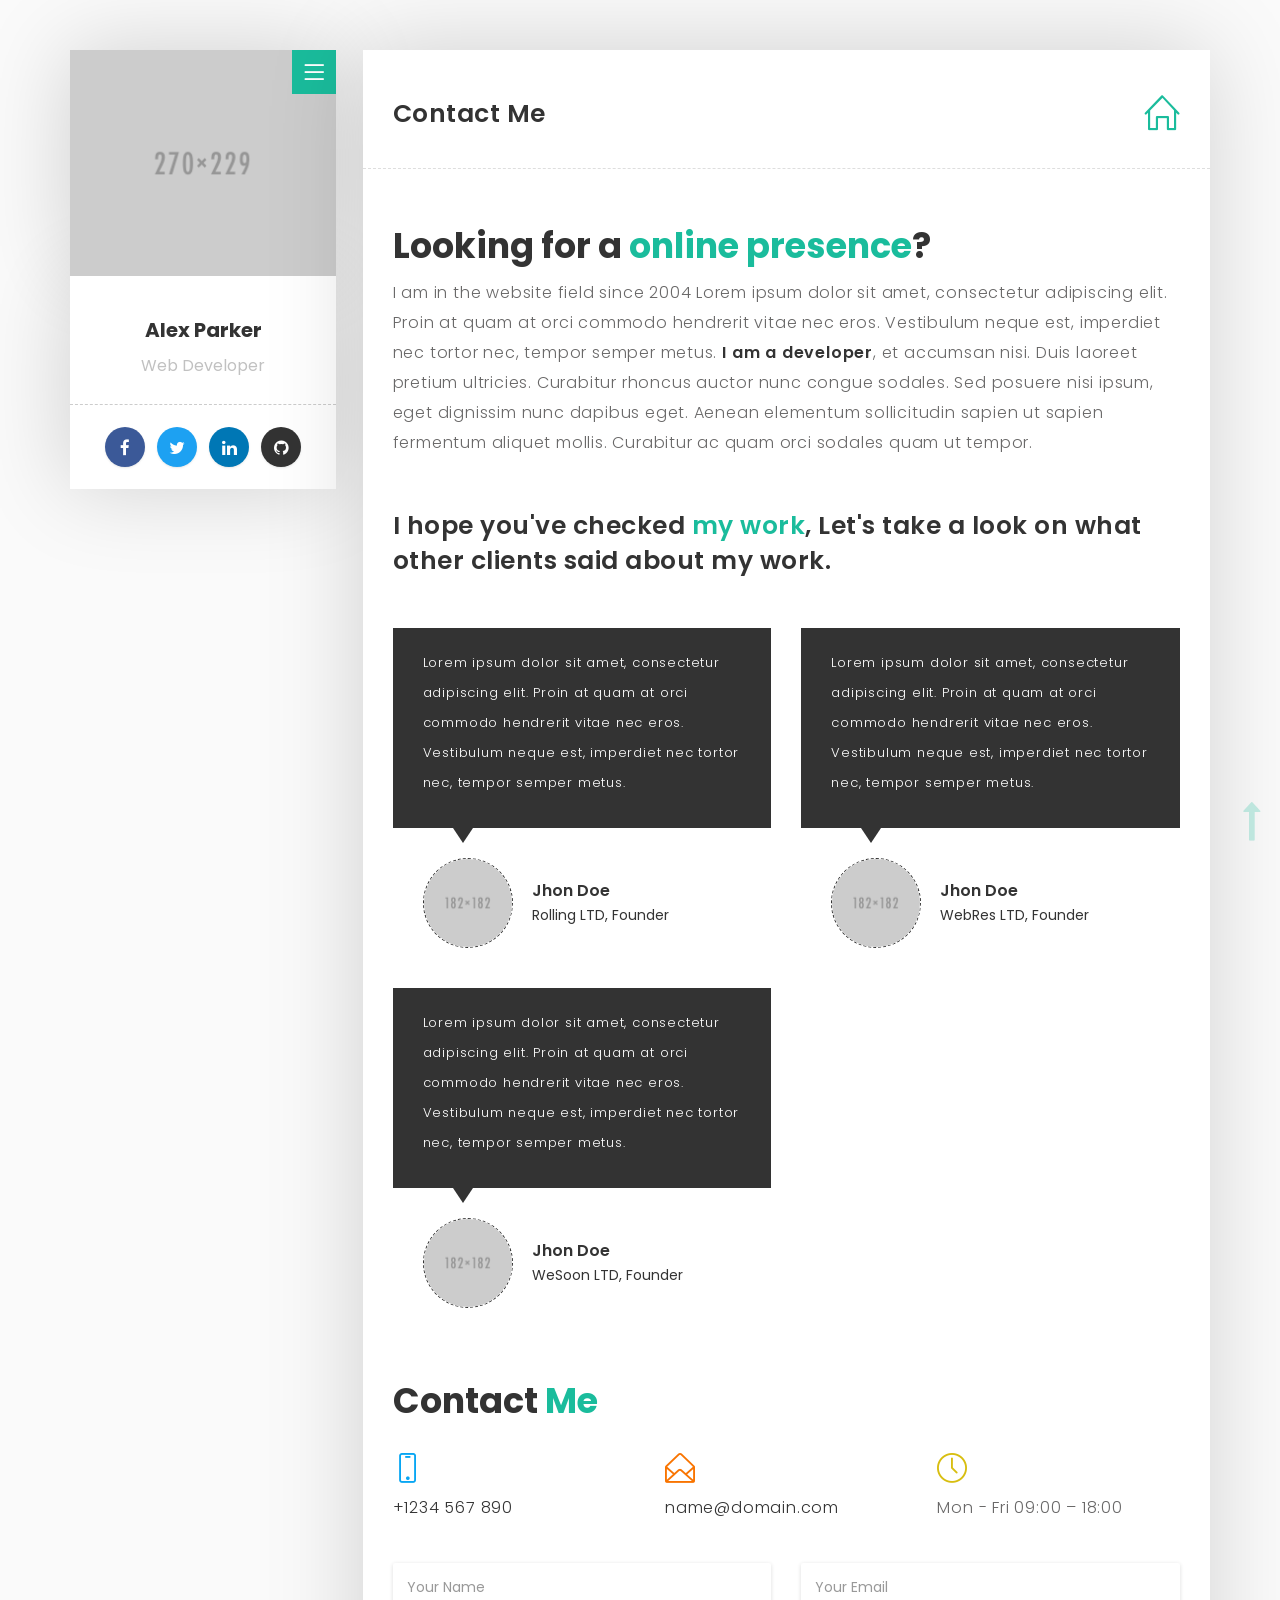
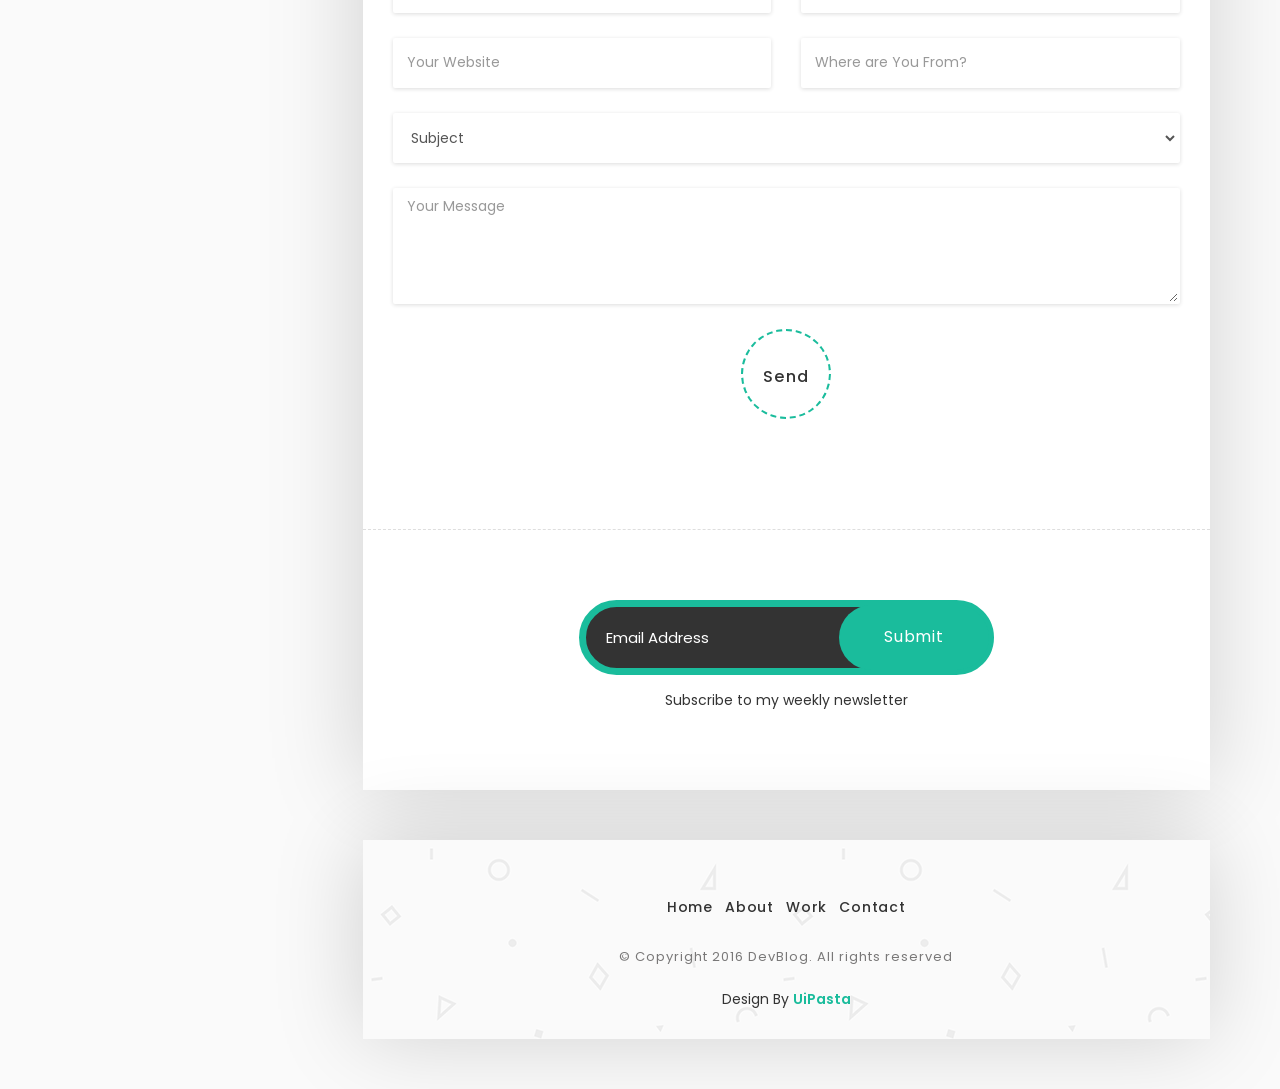
<file: DevBlog/contact.html>
﻿<!DOCTYPE html>
<html lang="en">

  <head>
    
    <!-- Meta Tag -->
    <meta charset="UTF-8">
    <meta name="viewport" content="width=device-width, initial-scale=1.0">
    <meta http-equiv="X-UA-Compatible" content="IE=edge">
    
    <!-- SEO -->
    <meta name="description" content="150 words">
    <meta name="author" content="uipasta">
    <meta name="url" content="http://www.yourdomainname.com">
    <meta name="copyright" content="company name">
    <meta name="robots" content="index,follow">
    
    
    <title>DevBlog - Personal Blog Template</title>
    
    <!-- Favicon -->
    <link rel="shortcut icon" href="images/favicon/favicon.ico">
    <link rel="apple-touch-icon" sizes="144x144" type="image/x-icon" href="images/favicon/apple-touch-icon.png">
    
    <!-- All CSS Plugins -->
    <link rel="stylesheet" type="text/css" href="css/plugin.css">
    
    <!-- Main CSS Stylesheet -->
    <link rel="stylesheet" type="text/css" href="css/style.css">
    
    <!-- Google Web Fonts  -->
    <link rel="stylesheet" href="https://fonts.googleapis.com/css?family=Poppins:400,300,500,600,700">
    
    
    <!-- HTML5 shiv and Respond.js support IE8 or Older for HTML5 elements and media queries -->
    <!--[if lt IE 9]>
	   <script src="https://oss.maxcdn.com/html5shiv/3.7.3/html5shiv.min.js"></script>
	   <script src="https://oss.maxcdn.com/respond/1.4.2/respond.min.js"></script>
    <![endif]-->
    

  </head>

 <body>

	
     
	 <!-- Preloader Start -->
     <div class="preloader">
	   <div class="rounder"></div>
      </div>
      <!-- Preloader End -->
      
      
    
    
    <div id="main">
        <div class="container">
            <div class="row">
            	
               
                 
                 <!-- About Me (Left Sidebar) Start -->
                 <div class="col-md-3">
                   <div class="about-fixed">
                    
                     <div class="my-pic">
                        <img src="images/pic/my-pic.png" alt="">
                        <a href="javascript:void(0)" class="collapsed" data-target="#menu" data-toggle="collapse"><i class="icon-menu menu"></i></a>
                         <div id="menu" class="collapse">
                           <ul class="menu-link">
                               <li><a href="about.html">About</a></li>
                               <li><a href="work.html">Work</a></li>
                               <li><a href="contact.html">Contact</a></li>
                            </ul>
                         </div>
                        </div>
                      
                      
                      
                      <div class="my-detail">
                    	
                        <div class="white-spacing">
                            <h1>Alex Parker</h1>
                            <span>Web Developer</span>
                        </div> 
                       
                       <ul class="social-icon">
                         <li><a href="#" target="_blank" class="facebook"><i class="fa fa-facebook"></i></a></li>
                         <li><a href="#" target="_blank" class="twitter"><i class="fa fa-twitter"></i></a></li>
                         <li><a href="#" target="_blank" class="linkedin"><i class="fa fa-linkedin"></i></a></li>
                         <li><a href="#" target="_blank" class="github"><i class="fa fa-github"></i></a></li>
                        </ul>

                    </div>
                  </div>
                </div>
                <!-- About Me (Left Sidebar) End -->
                
                
                
                
                 
                 <!-- Contact (Right Sidebar) Start -->
                 <div class="col-md-9">
                    <div class="col-md-12 page-body">
                    	<div class="row">
                    		
                            
                            <div class="sub-title">
                           		<h2>Contact Me</h2>
                                <a href="index.html"><i class="icon-home"></i></a>
                             </div>
                            
                            
                            <div class="col-md-12 content-page">
                              <div class="col-md-12 blog-post">
                            	
                                
                                
                                <!-- Intro Start -->
                                <div class="post-title margin-bottom-10">
                                   <h1>Looking for a <span class="main-color">online presence</span>?</h1>
                                   </div>
                                   
                                  <p>I am in the website field since 2004 Lorem ipsum dolor sit amet, consectetur adipiscing elit. Proin at quam at orci commodo hendrerit vitae nec eros. Vestibulum neque est, imperdiet nec tortor nec, tempor semper metus. <b>I am a developer</b>, et accumsan nisi. Duis laoreet pretium ultricies. Curabitur rhoncus auctor nunc congue sodales. Sed posuere nisi ipsum, eget dignissim nunc dapibus eget. Aenean elementum sollicitudin sapien ut sapien fermentum aliquet mollis. Curabitur ac quam orci sodales quam ut tempor.</p>
                                     <!-- Intro End -->
                                
                                
                                
                                <!-- Testimonials Start -->
                                <div class="post-title margin-top-50">
                                   <h2>I hope you've checked <a href="work.html" data-toggle="tooltip" data-placement="top" title="Check out my work.">my work</a>, Let's take a look on what other clients said about my work.</h2>
                                   </div>
                                   
                              
                              <div class="row">
                               
                                <div class="col-md-6 col-sm-6 col-xs-12">
                                 <div class="testimonial-content">
									<p>Lorem ipsum dolor sit amet, consectetur adipiscing elit. Proin at quam at orci commodo hendrerit vitae nec eros. Vestibulum neque est, imperdiet nec tortor nec, tempor semper metus.</p>
								    </div>
                                 
								  <div class="testimonial-client-info">
								    
                                    <div class="testimonial-client client-thumb">
								      <img src="images/testimonial/1.png" alt="">
									</div>
									
                                    <div class="client-text">
									   <div class="client-name">Jhon Doe</div>
									   <span>Rolling LTD, Founder</span>
									</div>
								  </div>
                                 </div>
                                 
                                <div class="col-md-6 col-sm-6 col-xs-12">
                                 <div class="testimonial-content">
									<p>Lorem ipsum dolor sit amet, consectetur adipiscing elit. Proin at quam at orci commodo hendrerit vitae nec eros. Vestibulum neque est, imperdiet nec tortor nec, tempor semper metus.</p>
								    </div>
                                 
								  <div class="testimonial-client-info">
								    
                                    <div class="testimonial-client client-thumb">
								      <img src="images/testimonial/2.png" alt="">
									</div>
									
                                    <div class="client-text">
									   <div class="client-name">Jhon Doe</div>
									   <span>WebRes LTD, Founder</span>
									</div>
								  </div>
                                 </div>
                                 
                                <div class="col-md-6 col-sm-6 col-xs-12">
                                 <div class="testimonial-content">
									<p>Lorem ipsum dolor sit amet, consectetur adipiscing elit. Proin at quam at orci commodo hendrerit vitae nec eros. Vestibulum neque est, imperdiet nec tortor nec, tempor semper metus.</p>
								    </div>
                                 
								  <div class="testimonial-client-info">
								    
                                    <div class="testimonial-client client-thumb">
								      <img src="images/testimonial/3.png" alt="">
									</div>
									
                                    <div class="client-text">
									   <div class="client-name">Jhon Doe</div>
									   <span>WeSoon LTD, Founder</span>
									</div>
								  </div>
                                 </div>
                                 
                                </div>
                                <!-- Testimonials  End -->
                                
                                
                               
                               
                               <!-- Contact Me Start -->
                               <div class="post-title margin-top-70">
                                  <h1>Contact <span class="main-color">Me</span></h1>
                                 </div>
                                   
                                   
                                 <div class="row">
            
                                   <div class="col-md-4 col-sm-4">
                                     <div class="contact-us-detail">  
                                      <i class="icon-screen-smartphone color-6"></i>
                                      <p><a href="tel:+1234567890">+1234 567 890</a></p>
                                    </div>
                                   </div>
               
                                   <div class="col-md-4 col-sm-4">
                                     <div class="contact-us-detail">
                                      <i class="icon-envelope-open color-5"></i>
                                      <p><a href="mailto:name@domain.com">name@domain.com</a></p>
                                    </div>
                                   </div>
                 
                                   <div class="col-md-4 col-sm-4">
                                     <div class="contact-us-detail">
                                      <i class="icon-clock color-3"></i>
                                      <p>Mon - Fri 09:00 – 18:00</p>
                                    </div>
                                  </div>
              
                                </div>
            
         
                                <div class="row margin-top-30">
                                  <div class="col-md-12">   
                 
                                  <div class="row">
                                   <form>
                    
					                <div class="col-sm-6">
						              <div class="form-group">
						               <input type="text" id="name" class="form-control" placeholder="Your Name">
						              </div>
                                     </div>
								
                                    <div class="col-sm-6">
					                  <div class="form-group">
						               <input type="email" id="email" class="form-control" placeholder="Your Email">
						              </div>
                                     </div>
                        
                                    <div class="col-sm-6">
						              <div class="form-group">
							           <input type="text" id="website" class="form-control" placeholder="Your Website">
						              </div>
                                     </div>
                          
                                    <div class="col-sm-6">
						              <div class="form-group">
							           <input type="text" id="address" class="form-control" placeholder="Where are You From?">
						              </div>
                                     </div>
								
                                    <div class="col-sm-12">
						              <select id="subject" class="form-group form-control">
							             <option value="" selected disabled>Subject</option>
							             <option>Website Design & Development</option>
							             <option>Wordpress Development</option>
						                 <option>Search Engine Optimization</option>
                                         <option>Mobile Website</option>
							             <option>I Want to General Talk</option>
                                         <option>Other</option>
						               </select>
                                     </div>
								
                                    <div class="col-sm-12">
					                  <div class="textarea-message form-group">
					                    <textarea id="message" class="textarea-message form-control" placeholder="Your Message" rows="5"></textarea>
						            </div>
                                   </div>
                   
                   
                                <div class="text-center">      
		                          <button type="submit" class="load-more-button">Send</button>
	                             </div>
                       
                                 </form>
                                </div>
                              </div>
                             </div>
                             <!-- Contact Me End -->
                                
                         
                         </div>
                        </div>
                       </div>
                         
                        
                        
                        <!-- Subscribe Form Start -->
                        <div class="col-md-8 col-md-offset-2">
                           <form id="mc-form" method="post" action="http://uipasta.us14.list-manage.com/subscribe/post?u=854825d502cdc101233c08a21&amp;id=86e84d44b7">
								
						  <div class="subscribe-form margin-top-20">
							 <input id="mc-email" type="email" placeholder="Email Address" class="text-input">
							  <button class="submit-btn" type="submit">Submit</button>
								</div>
                                <p>Subscribe to my weekly newsletter</p>
								<label for="mc-email" class="mc-label"></label>
							  </form>
                             
                           </div>
                           <!-- Subscribe Form End -->
                           
                           
                         </div>
                     
                     
                       
                       <!-- Footer Start -->
                       <div class="col-md-12 page-body margin-top-50 footer">
                          <footer>
                          <ul class="menu-link">
                               <li><a href="index.html">Home</a></li>
                               <li><a href="about.html">About</a></li>
                               <li><a href="work.html">Work</a></li>
                               <li><a href="contact.html">Contact</a></li>
                            </ul>
                            
                          <p>© Copyright 2016 DevBlog. All rights reserved</p>
						  
						  
						  <!-- UiPasta Credit Start -->
                          <div class="uipasta-credit">Design By <a href="http://www.uipasta.com" target="_blank">UiPasta</a></div>
                          <!-- UiPasta Credit End -->
						  
                           
                         </footer>
                       </div>
                       <!-- Footer End -->
                     
                     
                  </div>
                  <!-- Contact (Right Sidebar) End -->
                
            </div>
         </div>
      </div>
    
      
    
    
    
    <!-- Back to Top Start -->
    <a href="#" class="scroll-to-top"><i class="fa fa-long-arrow-up"></i></a>
    <!-- Back to Top End -->
    
    
    <!-- All Javascript Plugins  -->
    <script type="text/javascript" src="js/jquery.min.js"></script>
    <script type="text/javascript" src="js/plugin.js"></script>
    
    <!-- Main Javascript File  -->
    <script type="text/javascript" src="js/scripts.js"></script>

    
   </body>
 </html>
</file>
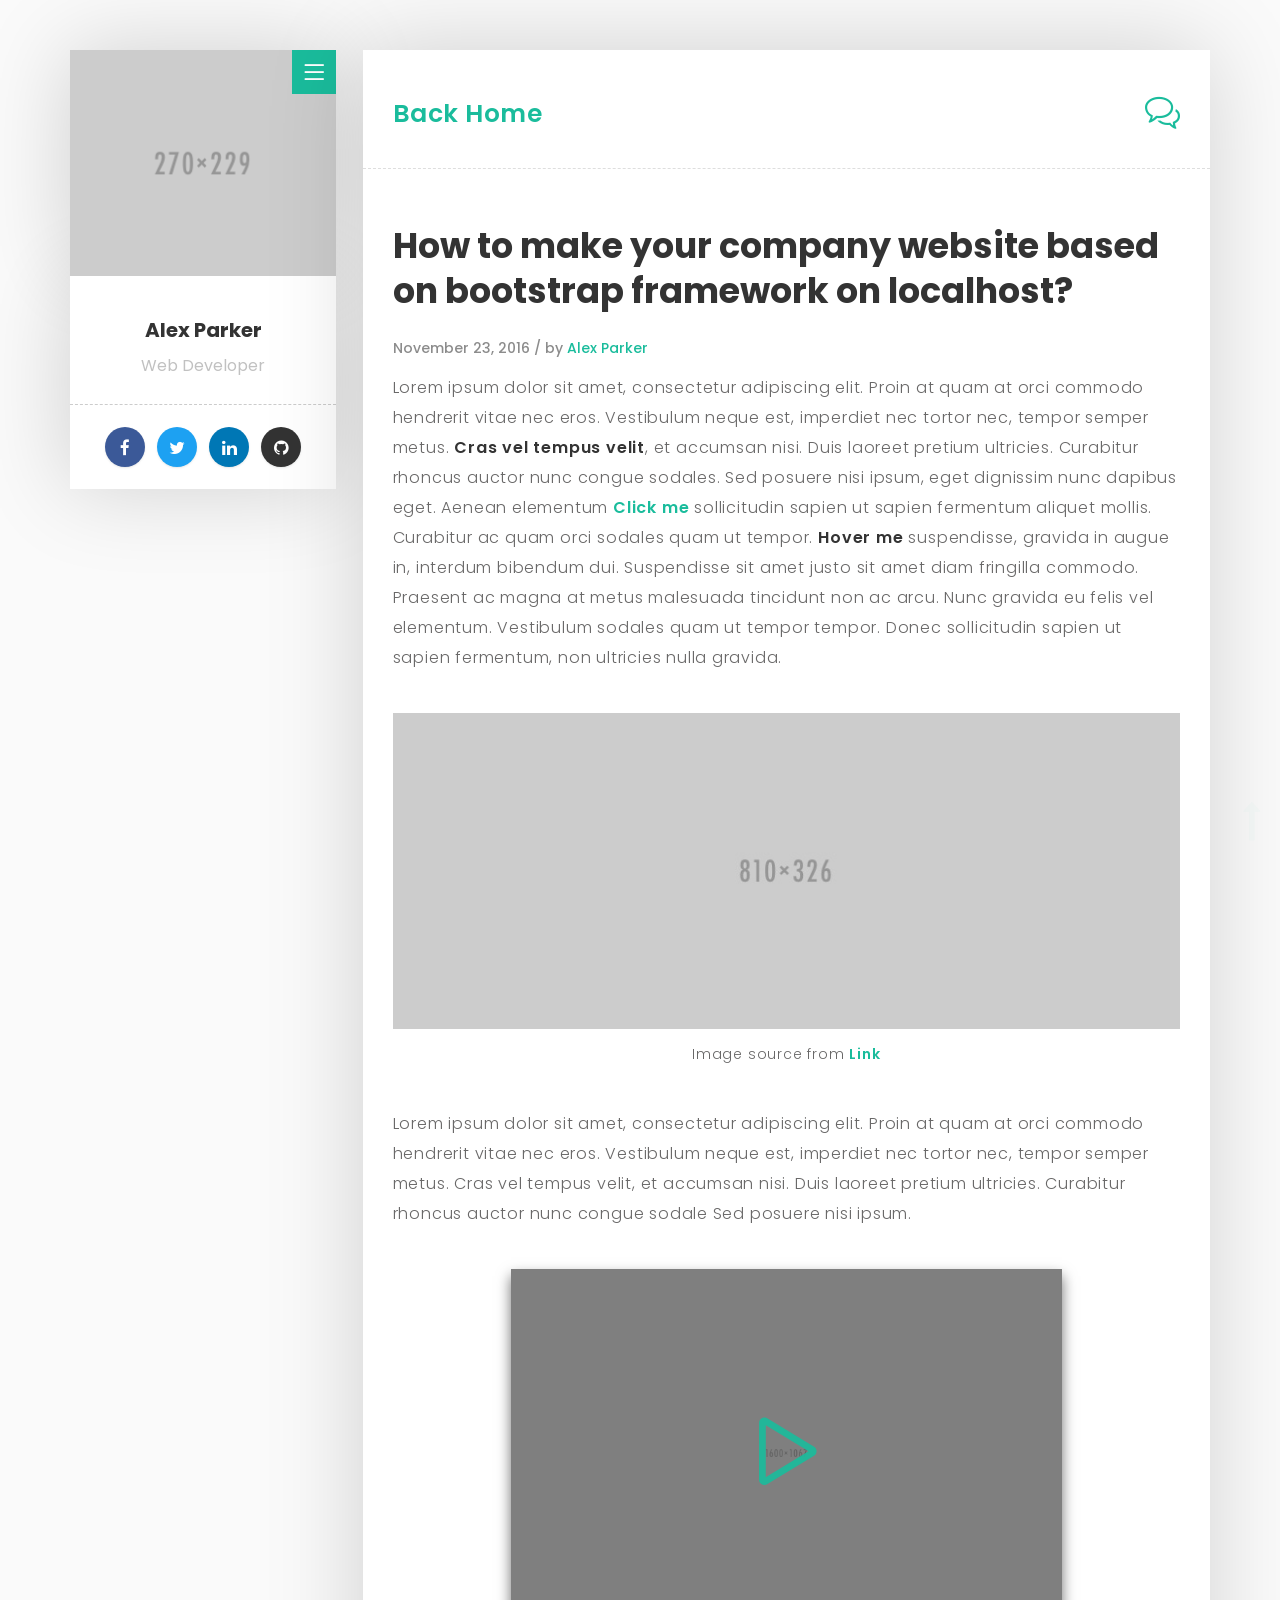
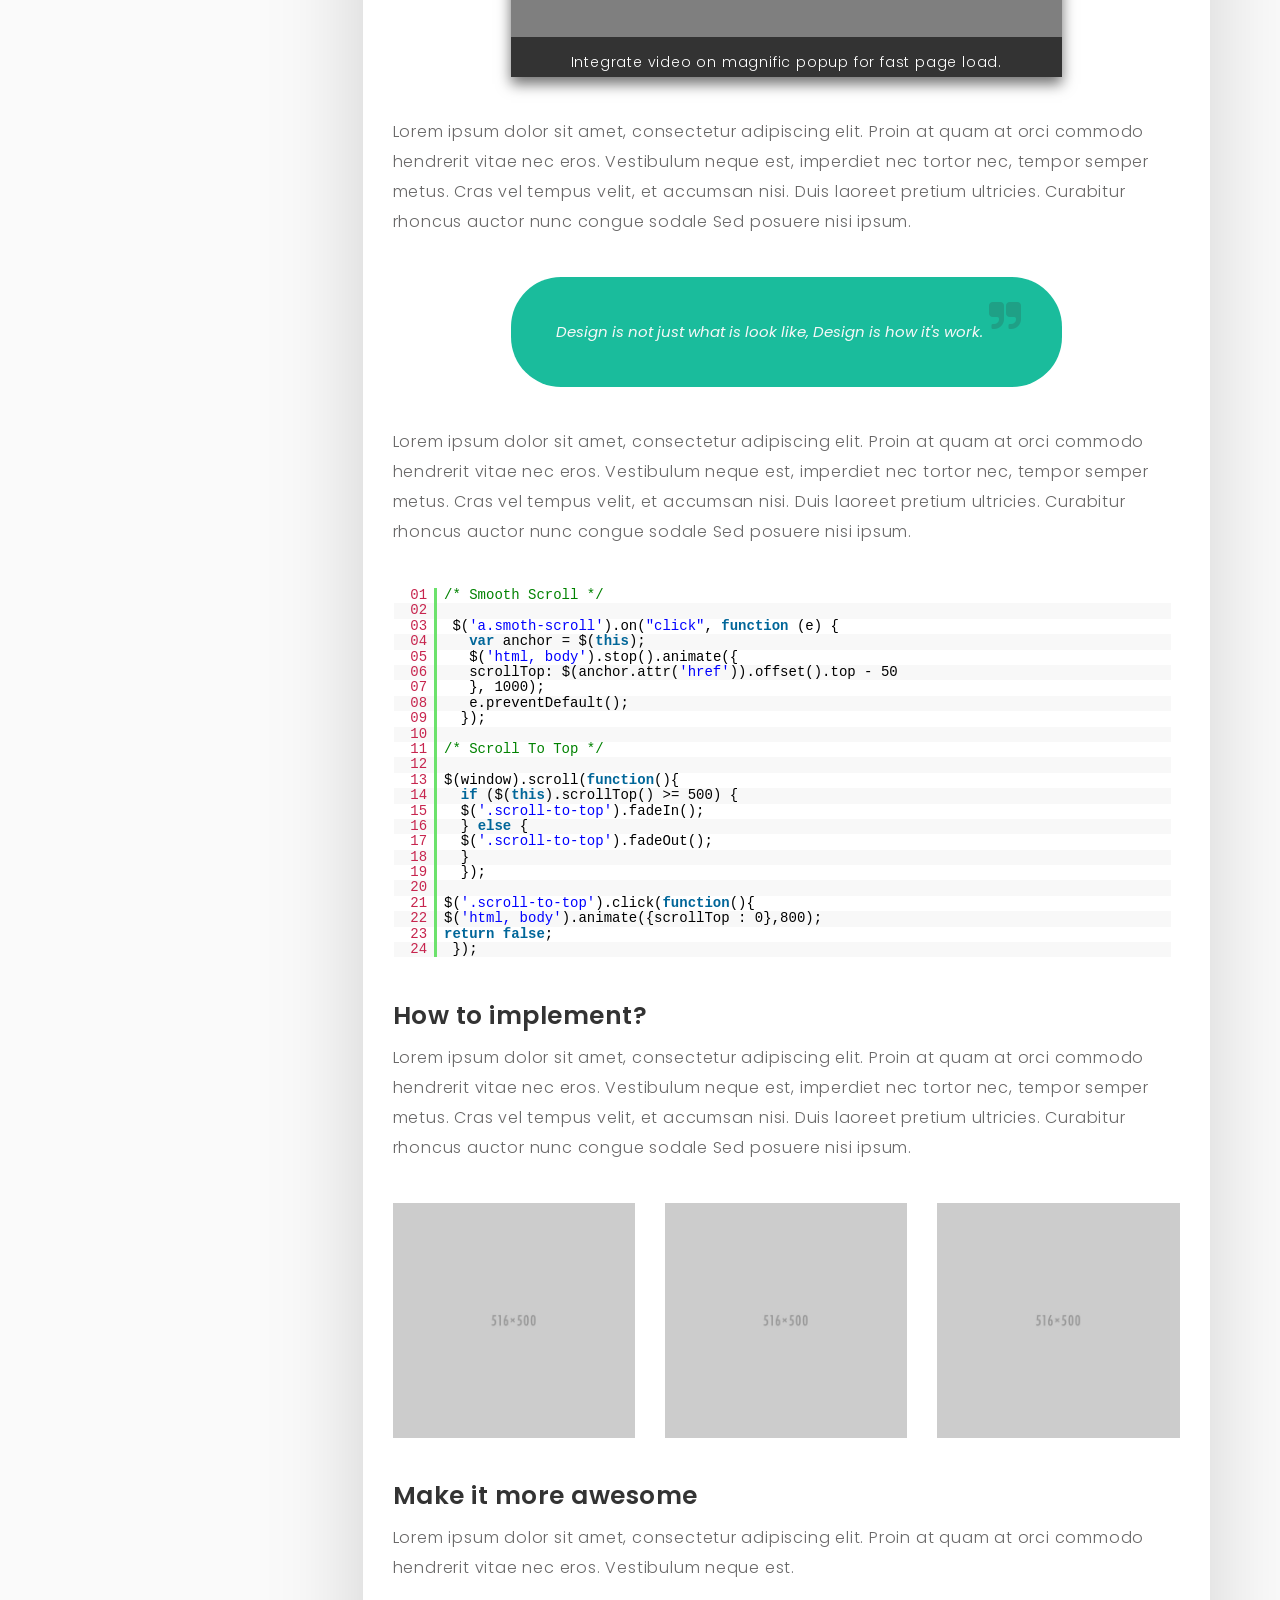
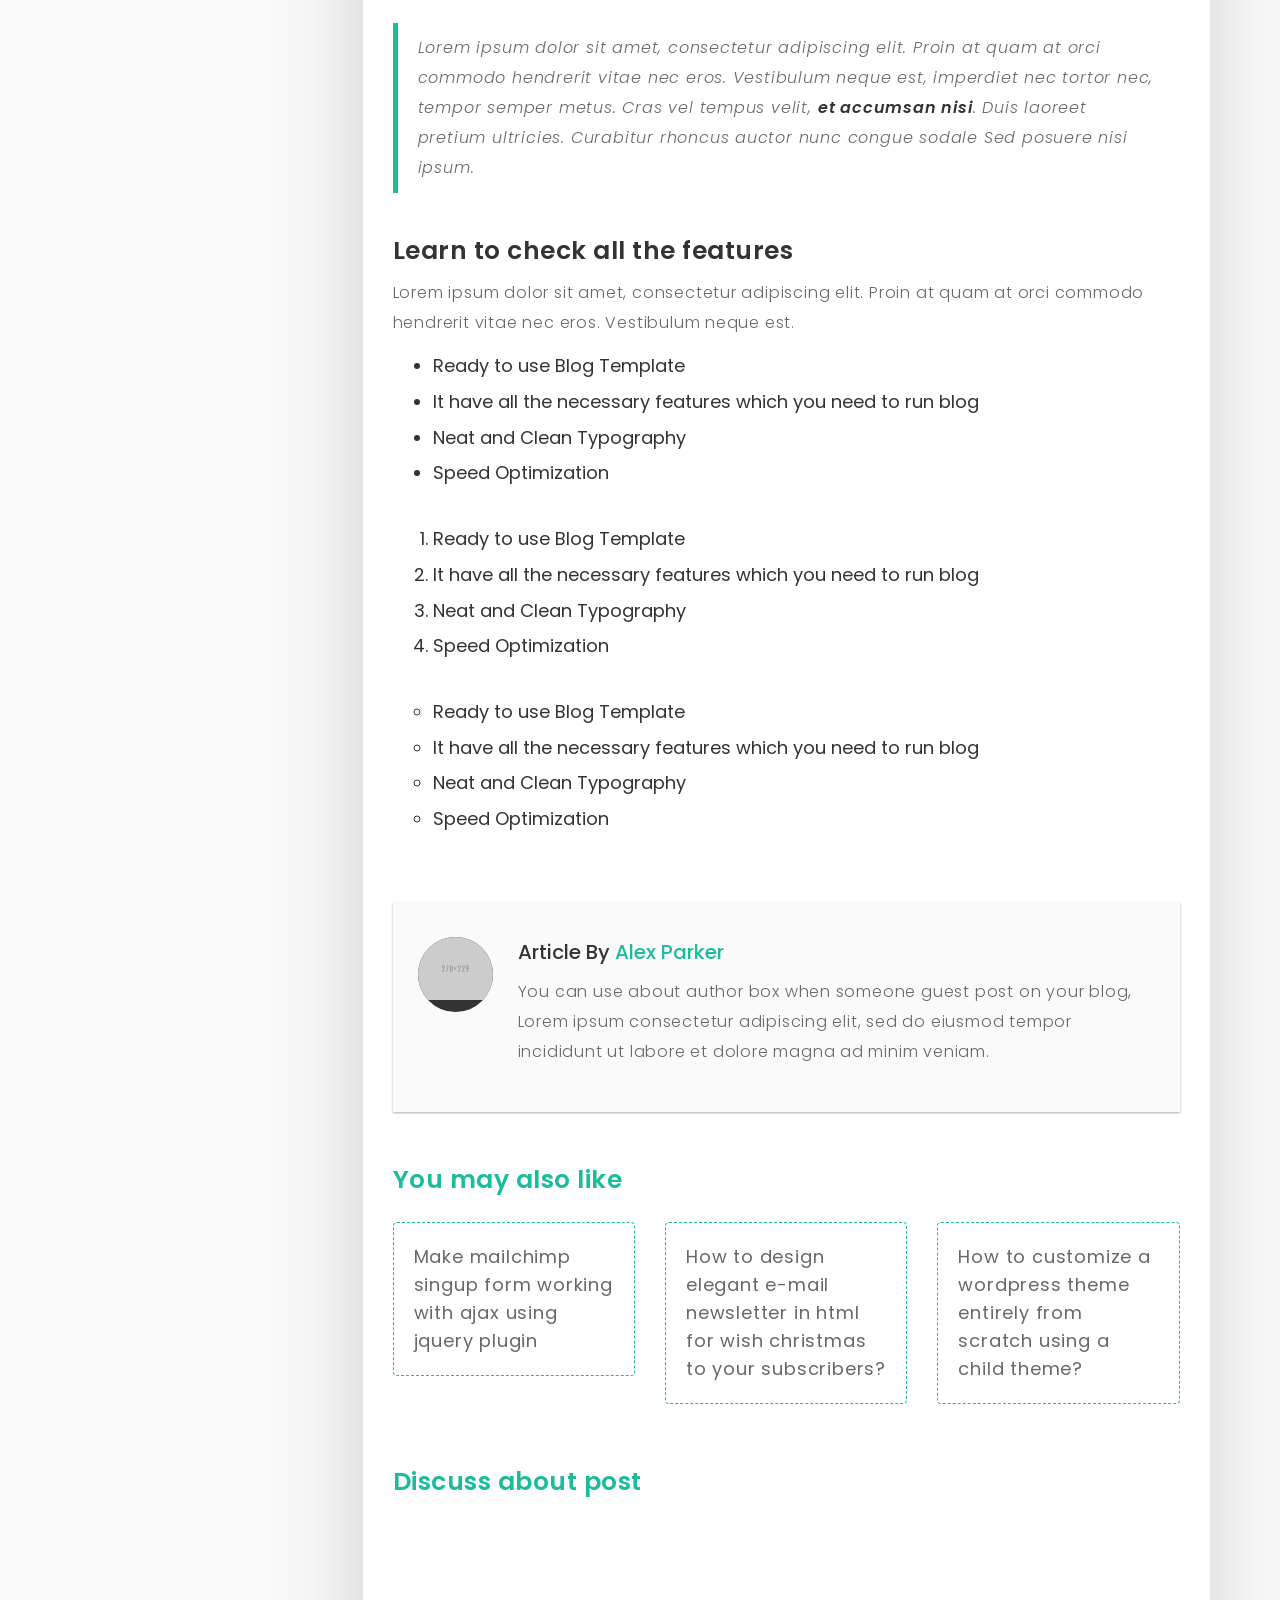
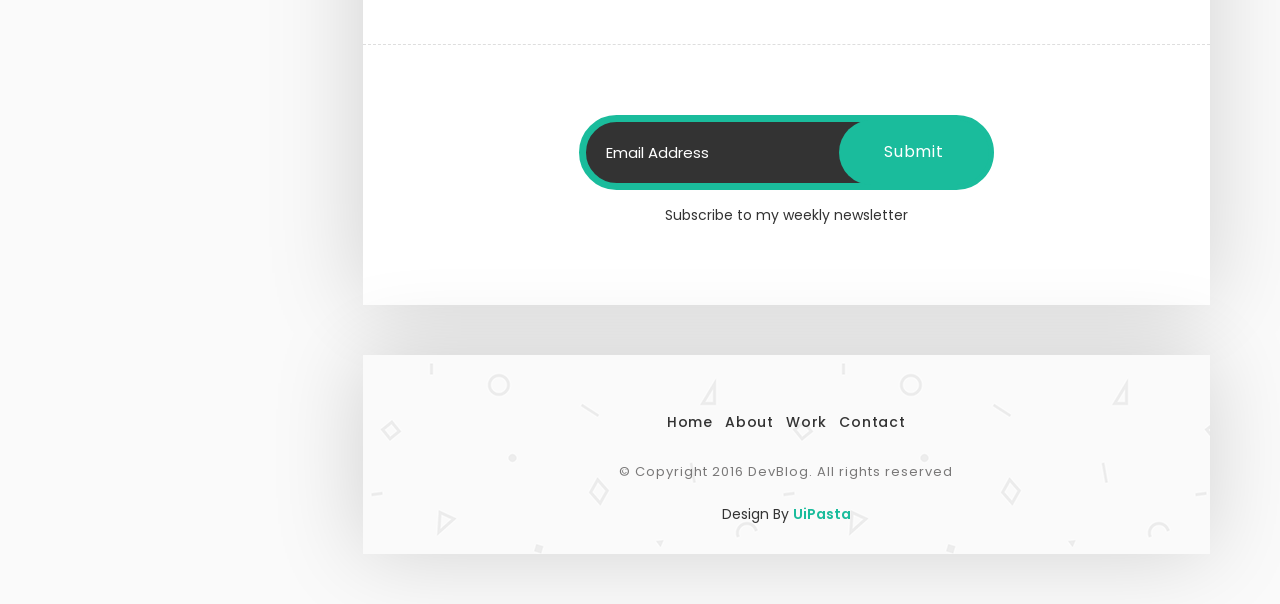
<file: DevBlog/single.html>
﻿<!DOCTYPE html>
<html lang="en">

  <head>
    
    <!-- Meta Tag -->
    <meta charset="UTF-8">
    <meta name="viewport" content="width=device-width, initial-scale=1.0">
    <meta http-equiv="X-UA-Compatible" content="IE=edge">
    
    <!-- SEO -->
    <meta name="description" content="150 words">
    <meta name="author" content="uipasta">
    <meta name="url" content="http://www.yourdomainname.com">
    <meta name="copyright" content="company name">
    <meta name="robots" content="index,follow">
    
    
    <title>DevBlog - Personal Blog Template</title>
    
    <!-- Favicon -->
    <link rel="shortcut icon" href="images/favicon/favicon.ico">
    <link rel="apple-touch-icon" sizes="144x144" type="image/x-icon" href="images/favicon/apple-touch-icon.png">
    
    <!-- All CSS Plugins -->
    <link rel="stylesheet" type="text/css" href="css/plugin.css">
    
    <!-- Main CSS Stylesheet -->
    <link rel="stylesheet" type="text/css" href="css/style.css">
    
    <!-- Google Web Fonts  -->
    <link rel="stylesheet" href="https://fonts.googleapis.com/css?family=Poppins:400,300,500,600,700">
    
    <!-- Syntax Highlighter  -->
    <link rel="stylesheet" type="text/css" href="css/syntax/shCore.css">
    <link rel="stylesheet" type="text/css" href="css/syntax/shThemeDefault.css">
    
    
    <!-- HTML5 shiv and Respond.js support IE8 or Older for HTML5 elements and media queries -->
    <!--[if lt IE 9]>
	   <script src="https://oss.maxcdn.com/html5shiv/3.7.3/html5shiv.min.js"></script>
	   <script src="https://oss.maxcdn.com/respond/1.4.2/respond.min.js"></script>
    <![endif]-->
    

  </head>

 <body>

	
     
	 <!-- Preloader Start -->
     <div class="preloader">
	   <div class="rounder"></div>
      </div>
      <!-- Preloader End -->
      
      
    
    
    <div id="main">
        <div class="container">
            <div class="row">
            	
               
                 
                 <!-- About Me (Left Sidebar) Start -->
                 <div class="col-md-3">
                   <div class="about-fixed">
                    
                     <div class="my-pic">
                        <img src="images/pic/my-pic.png" alt="">
                        <a href="javascript:void(0)" class="collapsed" data-target="#menu" data-toggle="collapse"><i class="icon-menu menu"></i></a>
                         <div id="menu" class="collapse">
                           <ul class="menu-link">
                               <li><a href="about.html">About</a></li>
                               <li><a href="work.html">Work</a></li>
                               <li><a href="contact.html">Contact</a></li>
                            </ul>
                         </div>
                        </div>
                      
                      
                      
                      <div class="my-detail">
                    	
                        <div class="white-spacing">
                            <h1>Alex Parker</h1>
                            <span>Web Developer</span>
                        </div> 
                       
                       <ul class="social-icon">
                         <li><a href="#" target="_blank" class="facebook"><i class="fa fa-facebook"></i></a></li>
                         <li><a href="#" target="_blank" class="twitter"><i class="fa fa-twitter"></i></a></li>
                         <li><a href="#" target="_blank" class="linkedin"><i class="fa fa-linkedin"></i></a></li>
                         <li><a href="#" target="_blank" class="github"><i class="fa fa-github"></i></a></li>
                        </ul>

                    </div>
                  </div>
                </div>
                <!-- About Me (Left Sidebar) End -->
                
                
                
                
                 
                 <!-- Blog Post (Right Sidebar) Start -->
                 <div class="col-md-9">
                    <div class="col-md-12 page-body">
                    	<div class="row">
                    		
                            
                            <div class="sub-title">
                           		<a href="index.html" title="Go to Home Page"><h2>Back Home</h2></a>
                                <a href="#comment" class="smoth-scroll"><i class="icon-bubbles"></i></a>
                             </div>
                            
                            
                            <div class="col-md-12 content-page">
                              <div class="col-md-12 blog-post">
                            	
                                
                                <!-- Post Headline Start -->
                                <div class="post-title">
                                    <h1>How to make your company website based on bootstrap framework on localhost?</h1> 
                                   </div>
                                   <!-- Post Headline End -->
                                    
                                    
                                <!-- Post Detail Start -->
                                <div class="post-info">
                                    <span>November 23, 2016 / by <a href="#" target="_blank">Alex Parker</a></span>
                                   </div>
                                   <!-- Post Detail End -->
                                    
                                    
                                    <p>Lorem ipsum dolor sit amet, consectetur adipiscing elit. Proin at quam at orci commodo hendrerit vitae nec eros. Vestibulum neque est, imperdiet nec tortor nec, tempor semper metus. <b>Cras vel tempus velit</b>, et accumsan nisi. Duis laoreet pretium ultricies. Curabitur rhoncus auctor nunc congue sodales. Sed posuere nisi ipsum, eget dignissim nunc dapibus eget. Aenean elementum <b><a href="javascript:void(0)" data-toggle="popover" data-placement="top" data-content="You can write any text here">Click me</a></b> sollicitudin sapien ut sapien fermentum aliquet mollis. Curabitur ac quam orci sodales quam ut tempor. <b data-toggle="tooltip" data-placement="top" title="You can write any text here.">Hover me</b> suspendisse, gravida in augue in, interdum bibendum dui. Suspendisse sit amet justo sit amet diam fringilla commodo. Praesent ac magna at metus malesuada tincidunt non ac arcu. Nunc gravida eu felis vel elementum. Vestibulum sodales quam ut tempor tempor. Donec sollicitudin sapien ut sapien fermentum, non ultricies nulla gravida.</p>
                                    
                                
                                <!-- Post Image Start -->
                                <div class="post-image margin-top-40 margin-bottom-40">
                                   <img src="images/blog/1.jpg" alt="">
                                   <p>Image source from <a href="#" target="_blank">Link</a></p>                                      
                                  </div>
                                  <!-- Post Image End -->
                                  
                                  
                                   <p>Lorem ipsum dolor sit amet, consectetur adipiscing elit. Proin at quam at orci commodo hendrerit vitae nec eros. Vestibulum neque est, imperdiet nec tortor nec, tempor semper metus. Cras vel tempus velit, et accumsan nisi. Duis laoreet pretium ultricies. Curabitur rhoncus auctor nunc congue sodale Sed posuere nisi ipsum.</p>
                                   
                                 
                                 
                                 <!-- Post Video Tutorial Start -->
                                 <div class="video-box margin-top-40 margin-bottom-40">
                                  <div class="video-tutorial">
                                   <a class="video-popup" href="https://www.youtube.com/watch?v=O2Bsw3lrhvs" title="Video Tutorial">
                                   <img src="images/blog/4.jpg" alt="">
                                   </a>                           
                                  </div>
                                 <p>Integrate video on magnific popup for fast page load.</p>
                                </div>
                                <!-- Post Video Tutorial End -->
                                
                                  
                                   
                                   <p>Lorem ipsum dolor sit amet, consectetur adipiscing elit. Proin at quam at orci commodo hendrerit vitae nec eros. Vestibulum neque est, imperdiet nec tortor nec, tempor semper metus. Cras vel tempus velit, et accumsan nisi. Duis laoreet pretium ultricies. Curabitur rhoncus auctor nunc congue sodale Sed posuere nisi ipsum.</p>
                                   
                                  
                                  
                                  <!-- Post Blockquote Start -->
                                  <div class="post-quote margin-top-40 margin-bottom-40">
                                    <blockquote>Design is not just what is look like, Design is how it's work.</blockquote>
                                  </div>
                                  <!-- Post Blockquote End -->
                                  
                                  
                                   
                                   <p>Lorem ipsum dolor sit amet, consectetur adipiscing elit. Proin at quam at orci commodo hendrerit vitae nec eros. Vestibulum neque est, imperdiet nec tortor nec, tempor semper metus. Cras vel tempus velit, et accumsan nisi. Duis laoreet pretium ultricies. Curabitur rhoncus auctor nunc congue sodale Sed posuere nisi ipsum.</p>
                                   
                                 
                                  
                                  <!-- Post Coding (SyntaxHighlighter) Start -->
                                  <div class="margin-top-40 margin-bottom-40">  
                                   <pre class="brush: js">
                                   /* Smooth Scroll */

                                    $('a.smoth-scroll').on("click", function (e) {
                                      var anchor = $(this);
                                      $('html, body').stop().animate({
                                      scrollTop: $(anchor.attr('href')).offset().top - 50
                                      }, 1000);
                                      e.preventDefault();
                                     });
				 
                                   /* Scroll To Top */
		
                                   $(window).scroll(function(){
                                     if ($(this).scrollTop() >= 500) {
                                     $('.scroll-to-top').fadeIn();
                                     } else {
                                     $('.scroll-to-top').fadeOut();
                                     }
                                     });
	
	                               $('.scroll-to-top').click(function(){
                                   $('html, body').animate({scrollTop : 0},800);
                                   return false;
                                    });
                                  </pre>
                                 </div>
                                 <!-- Post Coding (SyntaxHighlighter) End -->
                                 
                                  
                                  
                                  <div class="post-title">
                                    <h2>How to implement?</h2> 
                                   </div>
                                   
                                   
                                   <p>Lorem ipsum dolor sit amet, consectetur adipiscing elit. Proin at quam at orci commodo hendrerit vitae nec eros. Vestibulum neque est, imperdiet nec tortor nec, tempor semper metus. Cras vel tempus velit, et accumsan nisi. Duis laoreet pretium ultricies. Curabitur rhoncus auctor nunc congue sodale Sed posuere nisi ipsum.</p>
                                   
                                     
                                  
                                  
                                  <!-- Post Image Gallery Start -->
                                  <div class="row margin-top-40 margin-bottom-40">
                                 
                                    <div class="col-md-4 col-sm-6 col-xs-12">
                                      <a href="images/blog/7.jpg" class="image-popup" title="image Title">
                                      <img src="images/blog/7.jpg" class="img-responsive" alt="">
                                     </a>
                                    </div>
                    
                                    <div class="col-md-4 col-sm-6 col-xs-12">
                                      <a href="images/blog/5.jpg" class="image-popup" title="image Title">
                                      <img src="images/blog/5.jpg" class="img-responsive" alt="">
                                     </a>
                                    </div>
                    
                                   <div class="col-md-4 col-sm-6 col-xs-12">
                                     <a href="images/blog/6.jpg" class="image-popup" title="image Title">
                                     <img src="images/blog/6.jpg" class="img-responsive" alt="">
                                    </a>
                                   </div>
                                
                                 </div>
                                 <!-- Post Image Gallery End -->
                                 
                                
                                
                                  <div class="post-title">
                                    <h2>Make it more awesome</h2> 
                                   </div>
                                   
                                   
                                   <p>Lorem ipsum dolor sit amet, consectetur adipiscing elit. Proin at quam at orci commodo hendrerit vitae nec eros. Vestibulum neque est.</p>
                                 
                                   
                                  
                                  <!-- Post Blockquote (Italic Style) Start -->
                                  <blockquote class="margin-top-40 margin-bottom-40">
                                    <p>Lorem ipsum dolor sit amet, consectetur adipiscing elit. Proin at quam at orci commodo hendrerit vitae nec eros. Vestibulum neque est, imperdiet nec tortor nec, tempor semper metus. Cras vel tempus velit, <b>et accumsan nisi</b>. Duis laoreet pretium ultricies. Curabitur rhoncus auctor nunc congue sodale Sed posuere nisi ipsum.</p>
                                   </blockquote>
                                   <!-- Post Blockquote (Italic Style) End -->
                                   
                                   
                                  
                                  
                                  <div class="post-title">
                                    <h2>Learn to check all the features</h2> 
                                   </div>
                                   
                                   
                                   <p>Lorem ipsum dolor sit amet, consectetur adipiscing elit. Proin at quam at orci commodo hendrerit vitae nec eros. Vestibulum neque est.</p>
                                 
                                   
                                  
                                  <!-- Post List Style Start -->
                                  <div class="list">
                                   <ul>
                                     <li>Ready to use Blog Template</li>
                                     <li>It have all the necessary features which you need to run blog</li>
                                     <li>Neat and Clean Typography</li>
                                     <li>Speed Optimization</li>
                                    </ul>
                                   </div>
                                   
                                   
                                  <div class="list list-style margin-top-40">
                                   <ul>
                                     <li>Ready to use Blog Template</li>
                                     <li>It have all the necessary features which you need to run blog</li>
                                     <li>Neat and Clean Typography</li>
                                     <li>Speed Optimization</li>
                                    </ul>
                                   </div>
                                   
                                   
                                  <div class="list list-style-2 margin-top-40">
                                   <ul>
                                     <li>Ready to use Blog Template</li>
                                     <li>It have all the necessary features which you need to run blog</li>
                                     <li>Neat and Clean Typography</li>
                                     <li>Speed Optimization</li>
                                    </ul>
                                   </div>
                                   <!-- Post List Style End -->

                                  
                                  
                                  
                                  <!-- Post Author Bio Box Start -->
                                  <div class="about-author margin-top-70 margin-bottom-50">
                                    
                                    <div class="picture">
                                      <img src="images/blog/author.png" class="img-responsive" alt="">
                                     </div>
                                   
                                    <div class="c-padding">
                                       <h3>Article By <a href="#" target="_blank" data-toggle="tooltip" data-placement="top" title="Visit Alex Website">Alex Parker</a></h3>
                                       <p>You can use about author box when someone guest post on your blog, Lorem ipsum consectetur adipiscing elit, sed do eiusmod tempor incididunt ut labore et dolore magna ad minim veniam.</p>
                                      </div>
                                    </div>
                                    <!-- Post Author Bio Box End -->
                                    
                                    
                                    
                                    
                                  <!-- You May Also Like Start -->
                                  <div class="you-may-also-like margin-top-50 margin-bottom-50">
                                    <h3>You may also like</h3>
                                     <div class="row">
                                 
                                    <div class="col-md-4 col-sm-6 col-xs-12">
                                      <a href="single.html"><p>Make mailchimp singup form working with ajax using jquery plugin</p></a>
                                     </div>
                    
                                    <div class="col-md-4 col-sm-6 col-xs-12">
                                      <a href="single.html"><p>How to design elegant e-mail newsletter in html for wish christmas to your subscribers?</p></a>
                                     </div>
                    
                                    <div class="col-md-4 col-sm-6 col-xs-12">
                                      <a href="single.html"><p>How to customize a wordpress theme entirely from scratch using a child theme?</p></a>
                                     </div>
                                    
                                    </div>
                                  </div>
                                  <!-- You May Also Like End -->
                                    
                                   
                                  
                                  
                                  <!-- Post Comment (Disqus) Start -->
                                  <div id="comment" class="comment">
                                    <h3>Discuss about post</h3>
                                     
                                     
                                     <!-- Disqus Code Start  (Please Note: Disqus will not be load on local, You have to upload it on server.)-->
                                     <div id="disqus_thread"></div>
							          <script>
					
					/***  RECOMMENDED CONFIGURATION VARIABLES: EDIT AND UNCOMMENT THE SECTION BELOW TO INSERT DYNAMIC VALUES FROM YOUR PLATFORM OR CMS. LEARN WHY DEFINING THESE VARIABLES IS IMPORTANT: https://disqus.com/admin/universalcode/#configuration-variables.
							
							var disqus_config = function () {
							this.page.url = PAGE_URL;  // Replace PAGE_URL with your page's canonical URL variable
							this.page.identifier = PAGE_IDENTIFIER; // Replace PAGE_IDENTIFIER with your page's unique identifier variable
							};
							*/
							
							           (function() { // DON'T EDIT BELOW THIS LINE
							           var d = document, s = d.createElement('script');
							           s.src = '//uipasta.disqus.com/embed.js';   // Please change the url from your own disqus id
							           s.setAttribute('data-timestamp', +new Date());
							           (d.head || d.body).appendChild(s);
							           })();
							          </script>
			  <noscript>Please enable JavaScript to view the <a href="https://disqus.com/?ref_noscript">comments powered by Disqus.</a></noscript>
              <!-- Disqus Code End -->
              
                                   </div>
                                   <!-- Post Comment (Disqus) End -->
                                  
                                   

                                </div>    
                             </div>
                              
                         </div>
                         
                        
                        
                        <!-- Subscribe Form Start -->
                        <div class="col-md-8 col-md-offset-2">
                           <form id="mc-form" method="post" action="http://uipasta.us14.list-manage.com/subscribe/post?u=854825d502cdc101233c08a21&amp;id=86e84d44b7">
								
						  <div class="subscribe-form margin-top-20">
							 <input id="mc-email" type="email" placeholder="Email Address" class="text-input">
							  <button class="submit-btn" type="submit">Submit</button>
								</div>
                                <p>Subscribe to my weekly newsletter</p>
								<label for="mc-email" class="mc-label"></label>
							  </form>
                             
                           </div>
                           <!-- Subscribe Form End -->
                           
                           
                         </div>
                     
                     
                       
                       <!-- Footer Start -->
                       <div class="col-md-12 page-body margin-top-50 footer">
                          <footer>
                          <ul class="menu-link">
                               <li><a href="index.html">Home</a></li>
                               <li><a href="about.html">About</a></li>
                               <li><a href="work.html">Work</a></li>
                               <li><a href="contact.html">Contact</a></li>
                            </ul>
                            
                          <p>© Copyright 2016 DevBlog. All rights reserved</p>
						  
						  
						  <!-- UiPasta Credit Start -->
                          <div class="uipasta-credit">Design By <a href="http://www.uipasta.com" target="_blank">UiPasta</a></div>
                          <!-- UiPasta Credit End -->
						  
                           
                         </footer>
                       </div>
                       <!-- Footer End -->
                     
                     
                  </div>
                  <!-- Blog Post (Right Sidebar) End -->
                
            </div>
         </div>
      </div>
    
    
    
     
     <!-- Endpage Box (Popup When Scroll Down) Start -->
     <div id="scroll-down-popup" class="endpage-box">
       <h4>Read Also</h4>
       <a href="#">How to make your company website based on bootstrap framework...</a>
      </div>
      <!-- Endpage Box (Popup When Scroll Down) End -->
      
    
    
    
    <!-- Back to Top Start -->
    <a href="#" class="scroll-to-top"><i class="fa fa-long-arrow-up"></i></a>
    <!-- Back to Top End -->
    
    
    <!-- All Javascript Plugins  -->
    <script type="text/javascript" src="js/jquery.min.js"></script>
    <script type="text/javascript" src="js/plugin.js"></script>
    
    <!-- Main Javascript File  -->
    <script type="text/javascript" src="js/scripts.js"></script>
    
    <!-- Syntax Highlighter Javascript File  -->
    <script type="text/javascript" src="js/syntax/shCore.js"></script>
    <script type="text/javascript" src="js/syntax/shBrushCss.js"></script>
    <script type="text/javascript" src="js/syntax/shBrushJScript.js"></script>
    <script type="text/javascript" src="js/syntax/shBrushPerl.js"></script>
    <script type="text/javascript" src="js/syntax/shBrushPhp.js"></script>
    <script type="text/javascript" src="js/syntax/shBrushPlain.js"></script>
    <script type="text/javascript" src="js/syntax/shBrushPython.js"></script>
    <script type="text/javascript" src="js/syntax/shBrushRuby.js"></script>
    <script type="text/javascript" src="js/syntax/shBrushSql.js"></script>
    <script type="text/javascript" src="js/syntax/shBrushVb.js"></script>
    <script type="text/javascript" src="js/syntax/shBrushXml.js"></script>
    
	<!-- Syntax Highlighter Call Function -->
	<script type="text/javascript">
		SyntaxHighlighter.config.clipboardSwf = 'js/syntax/clipboard.swf';
		SyntaxHighlighter.all();
	</script>

    
   </body>
 </html>
</file>
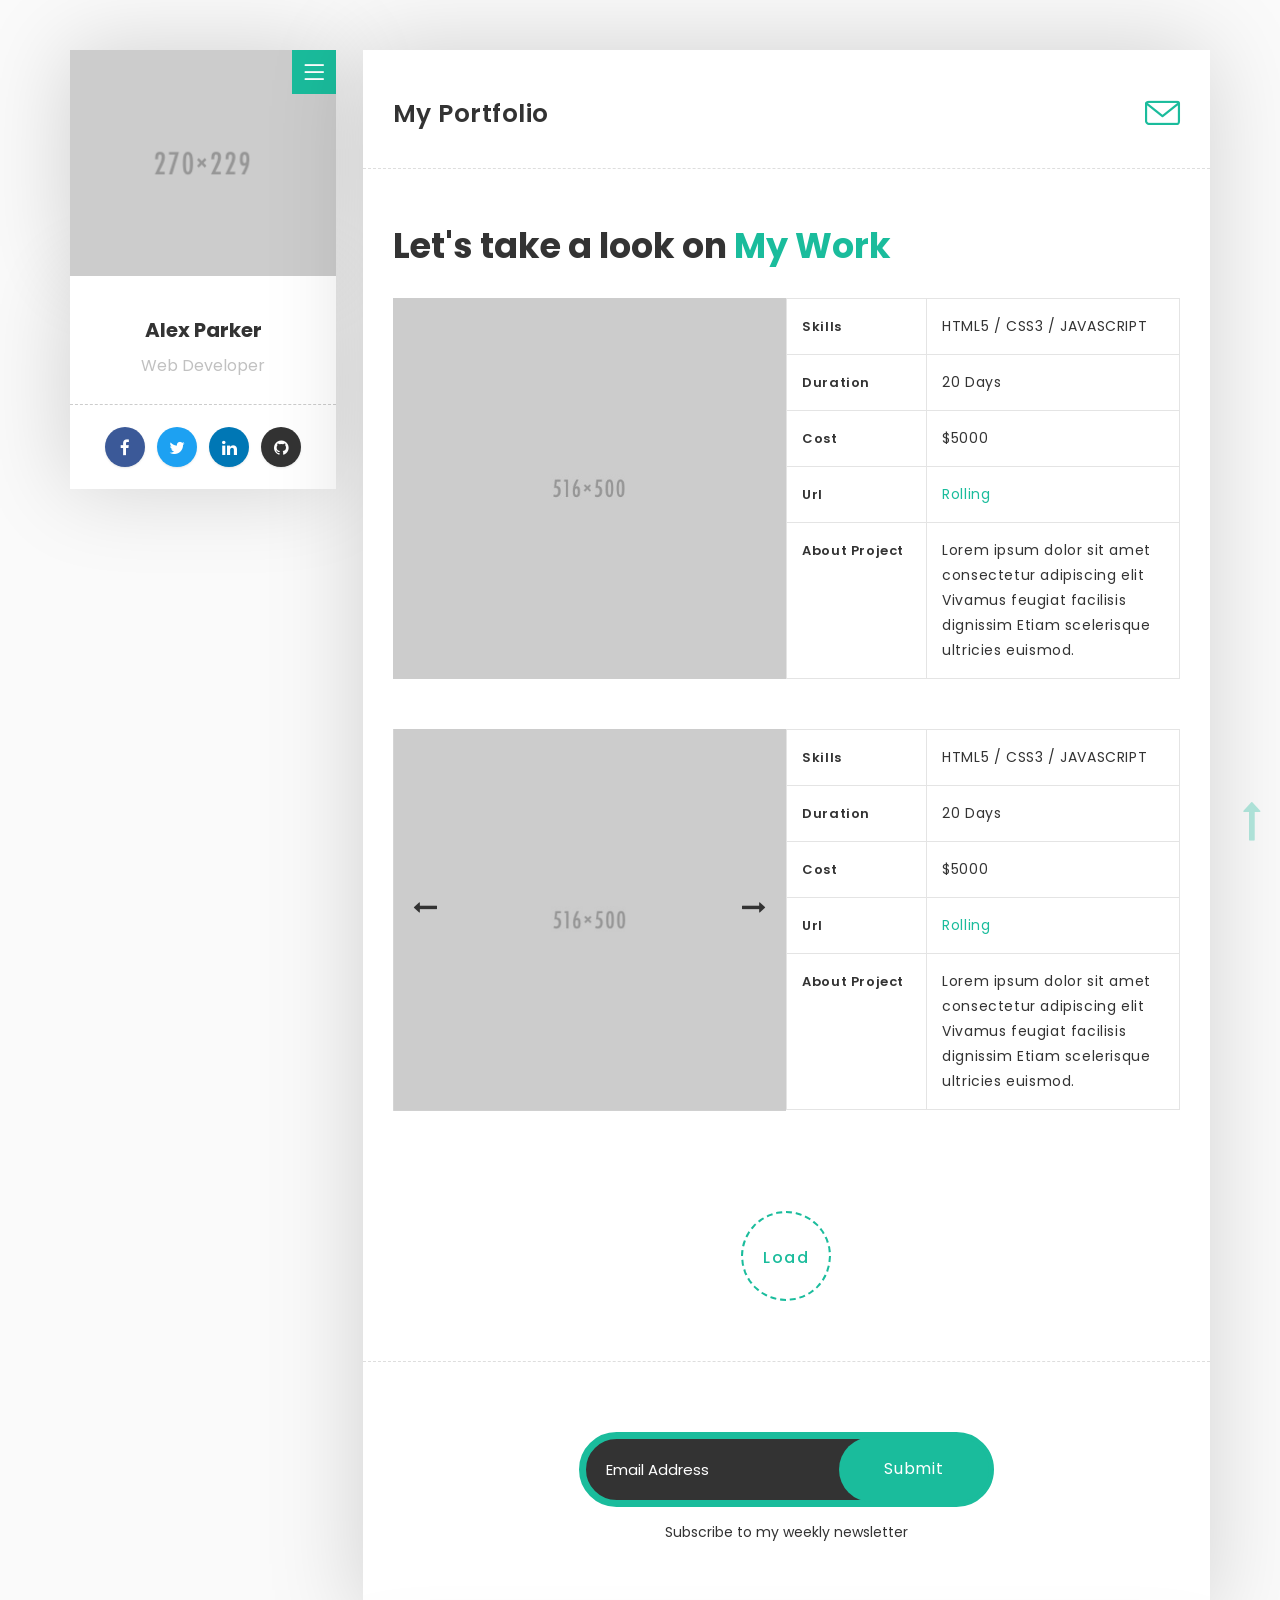
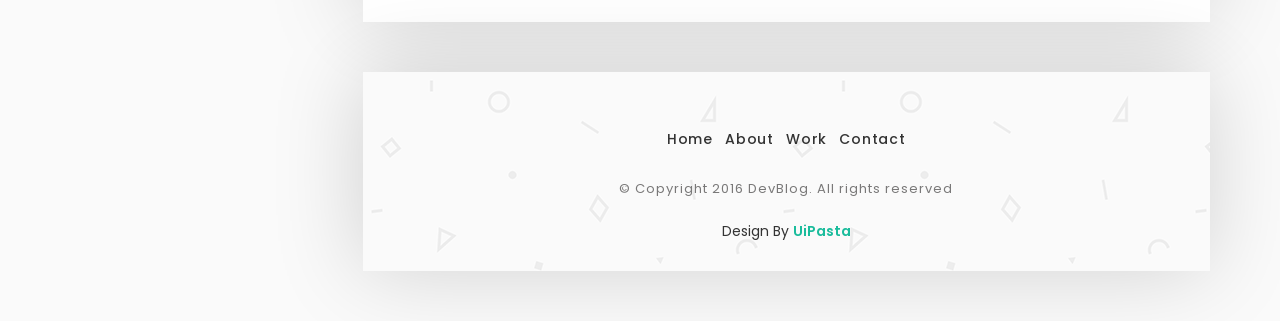
<file: DevBlog/work.html>
﻿<!DOCTYPE html>
<html lang="en">

  <head>
    
    <!-- Meta Tag -->
    <meta charset="UTF-8">
    <meta name="viewport" content="width=device-width, initial-scale=1.0">
    <meta http-equiv="X-UA-Compatible" content="IE=edge">
    
    <!-- SEO -->
    <meta name="description" content="150 words">
    <meta name="author" content="uipasta">
    <meta name="url" content="http://www.yourdomainname.com">
    <meta name="copyright" content="company name">
    <meta name="robots" content="index,follow">
    
    
    <title>DevBlog - Personal Blog Template</title>
    
    <!-- Favicon -->
    <link rel="shortcut icon" href="images/favicon/favicon.ico">
    <link rel="apple-touch-icon" sizes="144x144" type="image/x-icon" href="images/favicon/apple-touch-icon.png">
    
    <!-- All CSS Plugins -->
    <link rel="stylesheet" type="text/css" href="css/plugin.css">
    
    <!-- Main CSS Stylesheet -->
    <link rel="stylesheet" type="text/css" href="css/style.css">
    
    <!-- Google Web Fonts  -->
    <link rel="stylesheet" href="https://fonts.googleapis.com/css?family=Poppins:400,300,500,600,700">
    
    
    <!-- HTML5 shiv and Respond.js support IE8 or Older for HTML5 elements and media queries -->
    <!--[if lt IE 9]>
	   <script src="https://oss.maxcdn.com/html5shiv/3.7.3/html5shiv.min.js"></script>
	   <script src="https://oss.maxcdn.com/respond/1.4.2/respond.min.js"></script>
    <![endif]-->
    

  </head>

 <body>

	
     
	 <!-- Preloader Start -->
     <div class="preloader">
	   <div class="rounder"></div>
      </div>
      <!-- Preloader End -->
      
      
    
    
    <div id="main">
        <div class="container">
            <div class="row">
            	
               
                 
                 <!-- About Me (Left Sidebar) Start -->
                 <div class="col-md-3">
                   <div class="about-fixed">
                    
                     <div class="my-pic">
                        <img src="images/pic/my-pic.png" alt="">
                        <a href="javascript:void(0)" class="collapsed" data-target="#menu" data-toggle="collapse"><i class="icon-menu menu"></i></a>
                         <div id="menu" class="collapse">
                           <ul class="menu-link">
                               <li><a href="about.html">About</a></li>
                               <li><a href="work.html">Work</a></li>
                               <li><a href="contact.html">Contact</a></li>
                            </ul>
                         </div>
                        </div>
                      
                      
                      
                      <div class="my-detail">
                    	
                        <div class="white-spacing">
                            <h1>Alex Parker</h1>
                            <span>Web Developer</span>
                        </div> 
                       
                       <ul class="social-icon">
                         <li><a href="#" target="_blank" class="facebook"><i class="fa fa-facebook"></i></a></li>
                         <li><a href="#" target="_blank" class="twitter"><i class="fa fa-twitter"></i></a></li>
                         <li><a href="#" target="_blank" class="linkedin"><i class="fa fa-linkedin"></i></a></li>
                         <li><a href="#" target="_blank" class="github"><i class="fa fa-github"></i></a></li>
                        </ul>

                    </div>
                  </div>
                </div>
                <!-- About Me (Left Sidebar) End -->
                
                
                
                
                 
                 <!-- Portfolio (Right Sidebar) Start -->
                 <div class="col-md-9">
                    <div class="col-md-12 page-body">
                    	<div class="row">
                    		
                            
                            <div class="sub-title">
                           		<h2>My Portfolio</h2>
                                <a href="contact.html"><i class="icon-envelope"></i></a>
                             </div>
                            
                            
                            <div class="col-md-12 content-page">
                              <div class="col-md-12 blog-post">
                            	
                                
                                <!-- Intro Start -->
                                <div class="post-title margin-bottom-30">
                                    <h1>Let's take a look on <span class="main-color">My Work</span></h1>
                                   </div>
                                   <!-- Intro End -->
                                   
                                   
                                   
                                   
                             <!-- Portfolio Start -->
                             <div>
                          
                               
                               <!-- Portfolio Detail Start -->
                               <div class="row portfolio">
                                 <div class="col-sm-6 custom-pad-1">
                                     <img src="images/portfolio/1.jpg" class="img-responsive" alt="">
                                  </div>
                
                         
                                 <div class="col-sm-6 custom-pad-2">
                                   <div class="table-responsive">
                                    <table class="table table-bordered">
						             <tbody>
							     
                                     <tr>
								      <td><b>Skills</b></td>
								      <td>HTML5 / CSS3 / JAVASCRIPT</td>
							         </tr>
                                  
                                     <tr>
								      <td><b>Duration</b></td>
								      <td>20 Days</td>
							         </tr>
							
                                     <tr>
								      <td><b>Cost</b></td>
								      <td>$5000</td>
							         </tr>
                            
                                     <tr>
								      <td><b>Url</b></td>
								      <td><a href="http://www.uipasta.com" title="uipasta">Rolling</a></td>
							         </tr>
                            
                                     <tr>
								      <td><b>About Project</b></td>
								      <td>Lorem ipsum dolor sit amet consectetur adipiscing elit Vivamus feugiat facilisis dignissim Etiam scelerisque ultricies euismod.</td>
							         </tr>
						          </tbody>
					            </table>

                              </div>
                            </div>
                           </div>
                           <!-- Portfolio Detail End -->
                           
                          
                               
                               <!-- Portfolio Detail Start -->
                               <div class="row portfolio">
                                 <div class="col-sm-6 custom-pad-1">
                                   <div class="image-carousel">
                                     <img src="images/portfolio/2.jpg" class="img-responsive" alt="">
                                     <img src="images/portfolio/3.jpg" class="img-responsive" alt="">
                                    </div>
                                  </div>
                
                         
                                 <div class="col-sm-6 custom-pad-2">
                                   <div class="table-responsive">
                                    <table class="table table-bordered">
						             <tbody>
							     
                                     <tr>
								      <td><b>Skills</b></td>
								      <td>HTML5 / CSS3 / JAVASCRIPT</td>
							         </tr>
                                  
                                     <tr>
								      <td><b>Duration</b></td>
								      <td>20 Days</td>
							         </tr>
							
                                     <tr>
								      <td><b>Cost</b></td>
								      <td>$5000</td>
							         </tr>
                            
                                     <tr>
								      <td><b>Url</b></td>
								      <td><a href="http://www.uipasta.com" title="uipasta">Rolling</a></td>
							         </tr>
                            
                                     <tr>
								      <td><b>About Project</b></td>
								      <td>Lorem ipsum dolor sit amet consectetur adipiscing elit Vivamus feugiat facilisis dignissim Etiam scelerisque ultricies euismod.</td>
							         </tr>
						          </tbody>
					            </table>

                              </div>
                            </div>
                           </div>
                           <!-- Portfolio Detail End -->
                           
                           
                               
                               <!-- Portfolio Detail Start -->
                               <div class="row portfolio">
                                 <div class="col-sm-6 custom-pad-1">
                                     <img src="images/portfolio/4.jpg" class="img-responsive" alt="">
                                  </div>
                
                         
                                 <div class="col-sm-6 custom-pad-2">
                                   <div class="table-responsive">
                                    <table class="table table-bordered">
						             <tbody>
							     
                                     <tr>
								      <td><b>Skills</b></td>
								      <td>HTML5 / CSS3 / JAVASCRIPT</td>
							         </tr>
                                  
                                     <tr>
								      <td><b>Duration</b></td>
								      <td>20 Days</td>
							         </tr>
							
                                     <tr>
								      <td><b>Cost</b></td>
								      <td>$5000</td>
							         </tr>
                            
                                     <tr>
								      <td><b>Url</b></td>
								      <td><a href="http://www.uipasta.com" title="uipasta">Rolling</a></td>
							         </tr>
                            
                                     <tr>
								      <td><b>About Project</b></td>
								      <td>Lorem ipsum dolor sit amet consectetur adipiscing elit Vivamus feugiat facilisis dignissim Etiam scelerisque ultricies euismod.</td>
							         </tr>
						          </tbody>
					            </table>

                              </div>
                            </div>
                           </div>
                           <!-- Portfolio Detail End -->
                           
                           
                           
                               <!-- Portfolio Detail Start -->
                               <div class="row portfolio">
                                 <div class="col-sm-6 custom-pad-1">
                                     <img src="images/portfolio/6.jpg" class="img-responsive" alt="">
                                  </div>
                
                         
                                 <div class="col-sm-6 custom-pad-2">
                                   <div class="table-responsive">
                                    <table class="table table-bordered">
						             <tbody>
							     
                                     <tr>
								      <td><b>Skills</b></td>
								      <td>HTML5 / CSS3 / JAVASCRIPT</td>
							         </tr>
                                  
                                     <tr>
								      <td><b>Duration</b></td>
								      <td>20 Days</td>
							         </tr>
							
                                     <tr>
								      <td><b>Cost</b></td>
								      <td>$5000</td>
							         </tr>
                            
                                     <tr>
								      <td><b>Url</b></td>
								      <td><a href="http://www.uipasta.com" title="uipasta">Rolling</a></td>
							         </tr>
                            
                                     <tr>
								      <td><b>About Project</b></td>
								      <td>Lorem ipsum dolor sit amet consectetur adipiscing elit Vivamus feugiat facilisis dignissim Etiam scelerisque ultricies euismod.</td>
							         </tr>
						          </tbody>
					            </table>

                              </div>
                            </div>
                           </div> 
                           <!-- Portfolio Detail End -->
                          
                         </div>
                         <!-- Portfolio End -->
                                   
                                 
                             </div>  
                                
                               <div class="col-md-12 text-center">
                                 <a href="javascript:void(0)" id="load-more-portfolio" class="load-more-button">Load</a>
                                 <div id="portfolio-end-message"></div>
                                </div>
                                  
                             </div>
                              
                         </div>
                         
                        
                        
                        <!-- Subscribe Form Start -->
                        <div class="col-md-8 col-md-offset-2">
                           <form id="mc-form" method="post" action="http://uipasta.us14.list-manage.com/subscribe/post?u=854825d502cdc101233c08a21&amp;id=86e84d44b7">
								
						  <div class="subscribe-form margin-top-20">
							 <input id="mc-email" type="email" placeholder="Email Address" class="text-input">
							  <button class="submit-btn" type="submit">Submit</button>
								</div>
                                <p>Subscribe to my weekly newsletter</p>
								<label for="mc-email" class="mc-label"></label>
							  </form>
                             
                           </div>
                           <!-- Subscribe Form End -->
                           
                           
                         </div>
                     
                     
                       
                       <!-- Footer Start -->
                       <div class="col-md-12 page-body margin-top-50 footer">
                          <footer>
                          <ul class="menu-link">
                               <li><a href="index.html">Home</a></li>
                               <li><a href="about.html">About</a></li>
                               <li><a href="work.html">Work</a></li>
                               <li><a href="contact.html">Contact</a></li>
                            </ul>
                            
                          <p>© Copyright 2016 DevBlog. All rights reserved</p>
						  
						  
						  <!-- UiPasta Credit Start -->
                          <div class="uipasta-credit">Design By <a href="http://www.uipasta.com" target="_blank">UiPasta</a></div>
                          <!-- UiPasta Credit End -->
						  
                           
                         </footer>
                       </div>
                       <!-- Footer End -->
                     
                     
                  </div>
                  <!-- Portfolio (Right Sidebar) End -->
                
            </div>
         </div>
      </div>
    
      
    
    
    
    <!-- Back to Top Start -->
    <a href="#" class="scroll-to-top"><i class="fa fa-long-arrow-up"></i></a>
    <!-- Back to Top End -->
    
    
    <!-- All Javascript Plugins  -->
    <script type="text/javascript" src="js/jquery.min.js"></script>
    <script type="text/javascript" src="js/plugin.js"></script>
    
    <!-- Main Javascript File  -->
    <script type="text/javascript" src="js/scripts.js"></script>

    
   </body>
 </html>
</file>
<file: css/style.css>
body {
    font-family: "Poppins", sans-serif;
    background: #8E2DE2;  /* fallback for old browsers */
	background: -webkit-linear-gradient(to right, #4A00E0, #8E2DE2);  /* Chrome 10-25, Safari 5.1-6 */
	background: linear-gradient(to right, #4A00E0, #8E2DE2); /* W3C, IE 10+/ Edge, Firefox 16+, Chrome 26+, Opera 12+, Safari 7+ */
}

html {
    position: relative;
    min-height: 100%;
}

::selection {
    background-color: #1abc9c;
    color: #ffffff;
}

::-moz-selection {
    background-color: #1abc9c;
    color: #ffffff;
}

a {
    text-decoration: none !important;
    color: #1abc9c;
}

a:hover,
a:focus,
a:active {
    text-decoration: none;
    outline: none;
    color: #333333;
}

b {
    font-weight: 600;
    color: #333333;
}

p {
    font-size: 14px;
    font-family: "Poppins", sans-serif;
}

button {
    background-color: transparent;
}

*:focus {
    outline: 0;
}

#main {
    margin: 50px 0;
}

.main-color {
    color: #1abc9c;
}

.page-body {
    background: #ffffff;
    box-shadow: -2px -1px 88px 0px rgba(0,0,0,0.17);
}

.sub-title {
    padding: 30px;
}

.sub-title h2 {
    display: inline-block;
    font-size: 25px;
    letter-spacing: 0.5px;
    font-weight: 600;

}

.sub-title i {
    float: right;
    font-size: 35px;
    margin-top: 15px;
}

.content-page {
    padding-top: 30px;
    padding-bottom: 60px;
}

.grabbing {
    cursor: url(../images/owl-carousel/grabbing.png) 8 8, move;
}

.button {
    border: none;
    font-family: inherit;
    font-size: 16px;
    color: inherit;
    background: none;
    cursor: pointer;
    padding: 10px 60px;
    padding-left: 0px;
    display: inline-block;
    margin: 8px 30px;
    margin-left: 5px;
    letter-spacing: 1px;
    font-weight: 600;
    outline: none;
    position: relative;
   -webkit-transition: all 0.3s;
   -moz-transition: all 0.3s;
    transition: all 0.3s;
}

.button:after {
    content: '';
    position: absolute;
    z-index: -1;
   -webkit-transition: all 0.3s;
   -moz-transition: all 0.3s;
    transition: all 0.3s;
}


.button:before {
    font-family: 'FontAwesome';
    speak: none;
    font-style: normal;
    font-weight: normal;
    font-variant: normal;
    text-transform: none;
    line-height: 1;
    position: relative;
   -webkit-font-smoothing: antialiased;
}

.button-style {
    color: #1abc9c;
    overflow: hidden;
}

.button-style:before {
    position: absolute;
    font-size: 27px;
    line-height: 38px;
    color: #1abc9c;
   -webkit-transition: all 0.3s;
   -moz-transition: all 0.3s;
    transition: all 0.3s;
}

.button-style:active:before {
    color: #1abc9c;
}

.button-anim:before {
    left: 60%;
    opacity: 0;
    top: 0;
}

.button-anim:hover:before {
    left: 75%;
    opacity: 1;
}



/* Preloader */

.preloader {
    background: #ffffff;
    bottom: 0;
    left: 0;
    position: fixed;
    right: 0;
    top: 0;
    z-index: 99999;
}

.rounder {
    width: 60px;
    height: 60px;
    position: absolute;
    top: 50%;
    left: 50%;
    margin: -26px 0 0 -26px;
    font-size: 10px;
    border-right: 5px solid #333333;
    border-left: 5px solid #1abc9c;
    border-radius: 50%;
    -webkit-animation: spinner 700ms infinite linear;
    animation: spinner 700ms infinite linear;
    z-index: 10000;
}

@-webkit-keyframes spinner {
    0% {
        -webkit-transform: rotate(0deg);
        transform: rotate(0deg);
    }
    100% {
        -webkit-transform: rotate(360deg);
        transform: rotate(360deg);
    }
}

@keyframes spinner {
    0% {
        -webkit-transform: rotate(0deg);
        transform: rotate(0deg);
    }
    100% {
        -webkit-transform: rotate(360deg);
        transform: rotate(360deg);
    }
}



/* Menu */

.menu {
    position: absolute;
    right: 0px;
    top: 0px;
    font-size: 20px;
    color: #fff;
    background: #1abc9c;
    padding: 12px;
}

.menu-link {
    list-style: none;
    padding: 25px;
    margin: 0;
    text-align: center;
}

.menu-link:before,
.menu-link:after {
    content: " ";
    display: table;
}

.menu-link:after {
    clear: both;
}

.menu-link li {
    display: inline-block;
    margin: 2px 4px;
}

.menu-link li a {
    display: block;
    color: #333333;
    text-align: center;
    font-size: 13px;
    transition: all 0.3s ease-in-out;
}

.menu-link li a:hover {
    color: #1abc9c;
}



/* About Me (Left Sidebar) */

.about-fixed {
    position: fixed;
    width: 20.8%;
}

.my-pic {
    width: 100%;
    box-shadow: -2px -1px 88px 0px rgba(0,0,0,0.17);
}

.my-pic img {
    width: 100%;
}

.my-detail {
    text-align: center;
    margin-bottom: 30px;
    background: #ffffff;
    box-shadow: -2px -1px 88px 0px rgba(0,0,0,0.17);
}

.my-detail .white-spacing {
    padding: 23px 0;
    border-bottom: 1px dashed #cccccc;
}

.my-detail h1 {
    font-size: 20px;
    font-weight: 700;
}

.my-detail span {
    color: #c1c1c1;
    font-weight: 400;
    line-height: 30px;
    font-size: 16px;
}



/* About Me Page */

.knowledge {
    list-style: none;
    padding: 2px;
    margin: 0;
    padding-left: 0px;
}

.knowledge:before,
.knowledge:after {
    content: " ";
    display: table;
}

.knowledge:after {
    clear: both;
}

.knowledge li {
    display: inline-block;
    color: #ffffff;
    margin: 4px 4px;
    padding: 10px 20px;
    font-size: 12px;
    letter-spacing: 0.6px;
    margin-left: 0px;
    border-radius: 4px;
    cursor: default;
}



/* My Portfolio */

div.portfolio {
    display: none;
    margin-bottom: 50px;
}

.portfolio img {
    width: 100%;
}

.custom-pad-1 {
    padding-right: 0px;
}

.custom-pad-2 {
    padding-left: 0px;
}

.table {
    margin-bottom: 0px;
}

.table > tbody > tr > td {
    padding: 15px;
    line-height: 25px;
    letter-spacing: 0.6px;
    border: 1px solid #e4e4e4;
}

.table tr > td {
    padding: 11px 13px;
}

tr:nth-child(1) > td {
    border-top:0px;
}

tr > td:nth-child(1){
    background-color: #ffffff;
    font-weight: 500;
    font-size: 13px;
    color: #888888;
    width: 140px;
}

tr > td:nth-child(2) {
    font-weight: 400;
}



/* Owl Carousel Navigation */

.owl-navi {
    color: #333333;
}

.owl-theme .owl-controls .owl-buttons div {
    display: inline-block;
    zoom: 1;
    margin: 5px;
    margin-top: -32px;
    padding: 7px 13px;
    background-color: transparent;
    opacity: 1;
}

.owl-theme .owl-controls {
    margin-top: 0px;
}

.owl-prev, .owl-next {
    position: absolute;
    top: 50%;
    padding: 5px;
    margin: 0;
    z-index: 100;
    cursor: pointer;
}

.owl-prev {
    left: 2px;
}

.owl-next {
    right: 2px;
}



/* Contact Me */

.contact-us-detail {
    margin-top: 10px;
}

.contact-us-detail i {
    font-size: 30px;
    line-height: 50px;
}

.contact-us-detail a {
    color: #333333;
}

.contact-us-detail a:hover {
    color: #333333;
}

.form-group {
    margin-bottom: 25px;
}

.form-control {
	border: 2px solid transparent;
	height: 50px;
	border-radius: 2px; -webkit-border-radius: 2px; -moz-border-radius: 2px; -ms-border-radius: 2px; -o-border-radius: 2px;
	-webkit-box-shadow: 0 1px 4px 0 rgba(0, 0, 0, 0.14);
	   -moz-box-shadow: 0 1px 4px 0 rgba(0, 0, 0, 0.14);
	    -ms-box-shadow: 0 1px 4px 0 rgba(0, 0, 0, 0.14);
		 -o-box-shadow: 0 1px 4px 0 rgba(0, 0, 0, 0.14);
			box-shadow: 0 1px 4px 0 rgba(0, 0, 0, 0.14);
	-webkit-transition:all 150ms ease-in-out 0s;
	   -moz-transition:all 150ms ease-in-out 0s;
	    -ms-transition:all 150ms ease-in-out 0s;
	     -o-transition:all 150ms ease-in-out 0s;
		    transition:all 150ms ease-in-out 0s;
}
.form-control:focus {
	border-color: #171717;
	-webkit-box-shadow: none;
	   -moz-box-shadow: none;
	    -ms-box-shadow: none;
		 -o-box-shadow: none;
			box-shadow: none;
}

.form-control:focus {
    border-color: #1abc9c;
    border-width: 2px;
}



/* Testimonials */

.testimonial-content {
    background: #333333;
    padding: 20px 30px;
    position: relative;
    margin-top: 40px;
}

.testimonial-content:after {
    content: "";
    bottom: -15px;
    left: 60px;
    position: absolute;
    width: 0;
    height: 0;
    border-top: 15px solid #333333;
    border-left: 10px solid transparent;
    border-right: 10px solid transparent;
}

.testimonial-content p {
    color: #ffffff !important;
    font-size: 13px !important;
}

.testimonial-client img {
    border: 1px dashed #333333;
    border-radius: 50%;
    width: 90px;
}

.client-thumb, .client-text {
    display: inline-block;
    vertical-align: middle;
}

.client-thumb {
    margin-right: 15px;
}

.testimonial-client-info {
    padding-left: 30px;
    margin-top: 30px;
}

.client-name {
    font-size: 16px;
    font-weight: 600;
    margin-bottom: 3px;
}



/* Blog Post & Single Blog Page */

div.blog-post {
    display: none;
    margin-bottom: 50px;
}

.blog-post .post-image img {
    width: 100%;
}

.blog-post .post-image p {
    text-align: center;
    font-size: 14px;
    margin-top: 10px;
}

.blog-post .post-image a {
    font-weight: 600;
}

.blog-post .post-title h1 {
    color: #333333;
    font-size: 1.5em;
    line-height: 45px;
    font-weight: 700;
    margin-top: 24px;
}

.blog-post .post-title h2 {
    font-size: 25px;
    line-height: 35px;
    font-weight: 600;
    letter-spacing: 0.5px;
}

.blog-post .post-info {
    font-size: 14px;
    line-height: 30px;
    font-weight: 500;
    padding: 10px 0;
    color: #8c8c8c;
}

.blog-post p {
    font-size: 1em;
    line-height: 30px;
    color: #696868;
    font-weight: 300;
    letter-spacing: 0.8px;
    font-family: "Poppins", sans-serif;
}



/* Video Tutorial */

.video-box {
    background: #333333;
    width: 70%;
    margin: 0 auto;
    height: 100%;
    box-shadow: 0px 7px 13px 0px rgba(2, 2, 2, 0.56);
}

.video-tutorial {
    position: relative;
}

.video-tutorial .video-popup:after {
    content: '\e071';
    font-family: 'simple-line-icons';
    display: block;
    color: #1abc9c;
    font-size: 65px;
    font-weight: 600;
    z-index: 1;
    position: absolute;
    top: 50%;
    left: 50%;
    -webkit-transform: translate(-50%, -50%);
    -moz-transform: translate(-50%, -50%);
    transform: translate(-50%, -50%);
    opacity: .9;
    -webkit-transition: all 0.3s ease-in-out;
    -moz-transition: all 0.3s ease-in-out;
    transition: all 0.3s ease-in-out;
}

.video-tutorial:hover .video-popup:after {
    font-size: 85px;
    opacity: .8;
}

.video-tutorial img {
    width: 100%;
    height: 100%;
    object-fit: cover;
    opacity: .5;
    user-drag: none;
   -webkit-user-drag: none;
   -webkit-user-select: none;
   -moz-user-select: none;
}

.video-box p {
    text-align: center;
    font-size: 14px;
    color: #ffffff;
    margin-top: 10px;
    padding: 0px 15px;
}



/* Blockquote */

.post-quote {
    background: #1abc9c;
    color: #f6f8f8;
    width: 70%;
    border-radius: 50px;
    margin: 0 auto;
    text-align: center;
}

.post-quote blockquote {
    margin: 0;
    padding: 40px;
    font-style: italic;
    font-size: 15px;
    line-height: 30px;
    border: 0;
}

.post-quote blockquote:after {
    content: '\f10e';
    font-family: 'fontawesome';
    display: inline-block;
    float: right;
    color: #333333;
    font-size: 35px;
    position: relative;
    right: 0px;
    top: -15px;
    font-style: normal;
    opacity: .2;
}

blockquote {
    font-style: italic;
    border-left: 5px solid #1abc9c;
}



/* List */

.list ul {
    margin-top: 15px;
}

.list li {
    font-size: 18px;
    color: #333333;
    font-weight: 400;
    margin-bottom: 10px;
}

.list-style li {
    list-style-type: decimal;
}

.list-style-2 li {
    list-style-type: circle;
}



/* Image Popup */

.image-popup {
    cursor: cell;
}



/* End Box (Popup When Scroll Down) */

.endpage-box {
    position: fixed;
    bottom: 10px;
    right: 0px;
    left: 61px;
    background: #ffffff;
    width: 263px;
    padding: 25px;
    box-shadow: -2px -1px 88px 0px rgba(0,0,0,0.17);
   -webkit-box-shadow: -2px -1px 88px 0px rgba(0,0,0,0.17);

}

.endpage-box h4 {
    color: #333333;
    font-weight: 600;
}

.endpage-box a {
    color: #333333;
}

.endpage-box a:hover {
    color: #1abc9c;
}

#endpage-box {
    display: none !important;
}



/* About Author Box */

.about-author {
    background: #fafafa;
    width: 100%;
    padding: 35px 25px;
    box-shadow: 0px 1px 2px 0px rgba(78, 78, 78, 0.45);
}

.about-author .picture {
    float: left;
    height: 75px;
    width: 75px;
    overflow: hidden;
    border-radius: 100%;
    background-color: #333333;
}

.about-author .c-padding {
    padding: 0px 0px 0px 100px;
}

.about-author h3 {
    font-size: 20px;
    line-height: 30px;
    margin: 0px 0px 10px 0px;
}



/* You May Also Like */

.you-may-also-like {
}

.you-may-also-like h3 {
    font-size: 25px;
    line-height: 35px;
    font-weight: 600;
    color: #1abc9c;
    margin-bottom: 25px;
    letter-spacing: 0.5px;
}

.you-may-also-like p {
    font-size: 18px;
    line-height: 28px;
    padding: 20px;
    border-radius: 4px;
    border: 1px dashed #1abc9c;
    font-weight: 400;
}




/* Comment */

.comment {
}

.comment h3 {
    font-size: 25px;
    line-height: 35px;
    font-weight: 600;
    color: #1abc9c;
    margin-bottom: 35px;
    letter-spacing: 0.5px;
}



/* Load More Button */

.load-more-button {
    width: 90px;
    height: 90px;
    border-radius: 50%;
    border: 2px dashed #1abc9c;
    line-height: 90px;
    display: block;
    font-size: 16px;
    letter-spacing: 1.5px;
    margin: 0 auto;
    font-weight: 500;
    transition: all 0.3s ease-in-out;
}

.load-more-button:hover {
    background-color: #1abc9c;
    color: #ffffff;
    box-shadow: 0px 7px 9px #696969;
}

.end {
    width: 90px;
    height: 90px;
    border-radius: 50%;
    border: 2px dashed #1abc9c;
    line-height: 90px;
    display: block;
    font-size: 16px;
    letter-spacing: 1.5px;
    margin: 0 auto;
    font-weight: 500;
}



/* Subscribe Form */

#mc-form {
	text-align: center;
	padding: 50px;
}

.mc-label {
	font-weight: 400;
}

.subscribe-form {
	margin-bottom: 15px;
	position: relative;
}

.subscribe-form .text-input {
	padding: 20px;
	border-radius: 50px;
	border: solid 7px #1abc9c;
	background: #333333;
	color: #ffffff;
	width: 100%;
	font-size: 15px;
	outline: none;
}

.subscribe-form .text-input::-webkit-input-placeholder {
	color: #ffffff;
	opacity: 1;
}

.subscribe-form .text-input:-moz-placeholder {
	color: #ffffff;
	opacity: 1;
}

.subscribe-form .text-input::-moz-placeholder {
	color: #ffffff;
	opacity: 1;
}

.subscribe-form .text-input:-ms-input-placeholder {
	color: #ffffff;
	opacity: 1;
}

.subscribe-form .text-input:focus::-webkit-input-placeholder {
	opacity: .5;
}

.subscribe-form .text-input:focus:-moz-input-placeholder {
	opacity: .5;
}

.subscribe-form .text-input:focus::-moz-input-placeholder {
	opacity: .5;
}

.subscribe-form .text-input:focus:-ms-input-placeholder {
	opacity: .5;
}

.subscribe-form .submit-btn {
	position: absolute;
	font-size: 16px;
	letter-spacing: 0.7px;
	color: #FFF;
	background: #1abc9c;
	border: none;
	top: 5px;
	right: 5px;
	bottom: 5px;
	border-radius: 50px;
	width: 150px;
	text-align: center;
	outline: none;
}

.subscribe-form .submit-btn:active {
	opacity: .8;
}



/* Footer */

.footerEnd {
    background-repeat: repeat;
    text-align: center;
    padding: 30px 0;
    margin-top: 10px;
}

.footerEnd p {
    color: #797878;
    font-size: 13px;
    line-height: 25px;
    padding: 0px 15px;
    letter-spacing: 1px;
}

.footer {
    background-repeat: repeat;
    text-align: center;
    padding: 30px 0;
    margin-top: 10px;
    border-bottom: 1px dashed #dedede;
}

.footer p {
    color: #797878;
    font-size: 13px;
    line-height: 25px;
    padding: 0px 15px;
    letter-spacing: 1px;
}

.footer li a {
    font-size: 14px;
    font-weight: 500;
    letter-spacing: 0.8px;
}



/* Social Icons */

.social-icon {
  list-style: none;
  padding: 20px;
  margin: 0;
  text-align: center;
}

.social-icon:before,
.social-icon:after {
  content: " ";
  display: table;
}

.social-icon:after {
  clear: both;
}

.social-icon li {
  display: inline-block;
  margin: 2px 4px;
}

.social-icon li a {
  display: block;
  width: 40px;
  height: 40px;
  line-height: 42px;
  color: #fff;
  text-align: center;
  border: 0 none;
  border-radius: 50%;
  font-size: 17px;
  box-shadow: 0px 1px 2px 0px rgba(90, 91, 95, 0.15);
  transition: all 0.3s ease-in-out;
}

.social-icon li a:hover {
   box-shadow: 0px 8px 15px 0px rgba(90, 91, 95, 0.33);
}

.facebook {
   background-color: #3b5998;
}

.twitter {
   background-color: #1da1f2;
}

.google-plus {
   background-color: #dd4b39;
}

.instagram {
   background-color: #464545;
}

.linkedin {
   background-color: #0077b5;
}

.pinterest {
   background-color: #bd081c;
}

.youtube {
   background-color: #cd201f;
}

.vimeo {
   background-color: #1ab7ea;
}

.dribbble {
   background-color: #ea4c89;
}

.behance {
   background-color: #1769ff;
}

.flickr {
   background-color: #ff0084;
}

.tumblr {
   background-color: #35465c;
}

.foursquare {
   background-color: #f94877;
}

.github {
   background-color: #333333;
}

.skype {
   background-color: #00aff0;
}



/* Syntax Highlighter */

.syntaxhighlighter {
    overflow: hidden;
}

.syntaxhighlighter .toolbar .item.printSource {
    display: none !important;
}



/* Scroll To Top */

.scroll-to-top {
    display: none;
    font-size: 40px;
    color: #1abc9c;
    position: fixed;
    right: 20px;
    bottom: 50px;
    z-index: 999;
    transition: all 0.3s ease-in-out;
}

.scroll-to-top:hover,
.scroll-to-top:focus {
    color: #333333;
}



/* Responsive */

@media only screen and (max-width: 1199px) {
    .endpage-box {
       display: none !important;
    }
}


@media only screen and (min-width: 992px) and (max-width: 1199px) {

    #menu .menu-link li {
       margin: 2px 3px;
    }

    .my-detail h1 {
       font-size: 18px;
       font-weight: 600;
    }

    .my-detail span {
       font-size: 15px;
       line-height: 29px;
    }

    .social-icon li a {
       width: 30px;
       height: 30px;
       line-height: 33px;
       font-size: 13px;
    }

    .social-icon li {
       margin: 2px 2px;
    }

    .post-quote {
       width: 90%;
    }

    .subscribe-form .text-input {
       font-size: 14px;
    }

    .subscribe-form .submit-btn {
       font-size: 14px;
       width: 100px;
    }
}


@media only screen and (max-width: 991px) {

    .about-fixed {
       position: inherit;
       width: auto;
    }

    .post-quote {
       width: 90%;
    }
}



@media only screen and (max-width: 767px) {

    .video-tutorial {
       width: 100%;
    }

    .custom-pad-1 {
       padding-right: 15px;
    }

    .custom-pad-2 {
       padding-left: 15px;
    }
}


@media only screen and (max-width: 570px) {

    .subscribe-form .text-input {
       font-size: 12px;
    }

    .subscribe-form .submit-btn {
       font-size: 13px;
       width: 90px;
    }
}


@media only screen and (max-width:479px) {

    #main {
       margin: 15px 0;
     }

    .sub-title {
       border-bottom: 1px dashed #cccccc;
       padding: 30px;
       display: inline-block;
       text-align: left;
       width: 100%;
     }
}


@media only screen and (max-width:435px) {

    b {
       font-weight: 500;
    }

    .my-detail h1 {
       font-size: 18px;
       font-weight: 600;
    }

    .my-detail span {
       font-size: 15px;
       line-height: 29px;
    }

    .blog-post .post-title h1 {
       font-size: 22px;
       line-height: 32px;
       font-weight: 600;
    }

    .blog-post .post-title h2 {
       font-size: 18px;
       line-height: 28px;
       font-weight: 500;
    }

    .blog-post .post-info {
       font-size: 13px;
       line-height: 29px;
       font-weight: 400;
    }

    .blog-post p {
       font-size: 14px;
       line-height: 28px;
       font-weight: 400;
    }

    .sub-title h2 {
       font-size: 20px;
       font-weight: 600;
    }

    .sub-title i {
       font-size: 25px;
       margin-top: 15px;
    }

    .blog-post .post-image p {
       font-size: 12px;
    }

    .video-box {
       width: 100%;
    }

    .video-tutorial .video-popup:after {
       font-size: 30px;
    }

    .video-tutorial:hover .video-popup:after {
       font-size: 45px;
    }

    .video-box p {
       font-size: 12px;
       line-height: 24px;
    }

    .post-quote {
       width: 100%;
    }

    .post-quote blockquote {
       padding: 40px 15px;
    }

    .list li {
       font-size: 14px;
    }

    .about-author .picture {
       float: none;
    }

    .about-author .c-padding {
       padding: 30px 0px;
    }

    .you-may-also-like h3 {
       font-size: 18px;
       line-height: 28px;
    }

    .comment h3 {
       font-size: 18px;
       line-height: 28px;
    }

    .social-icon li a {
       width: 30px;
       height: 30px;
       line-height: 32px;
       font-size: 14px;
    }

    .load-more-button {
       width: 70px;
       height: 70px;
       line-height: 70px;
       font-size: 12px;
    }

    .end {
       width: 70px;
       height: 70px;
       line-height: 70px;
       font-size: 12px;
    }

    .button {
       font-size: 13px;
       padding: 10px 0px;
       font-weight: 500;
    }

    .button-style:before {
       display: none;
    }

    #mc-form {
       padding: 50px 0px;
    }

    .subscribe-form .text-input {
       font-size: 11px;
    }

    .subscribe-form .submit-btn {
       font-size: 12px;
       width: 80px;
       position: inherit;
       padding: 12px;
       margin-bottom: 5px;
    }

    footer .menu-link a {
       margin: 4px 3px;
    }

    .scroll-to-top {
       font-size: 25px;
    }
}



/* Useful Classes */


/* Spacing ( with Margin and Padding ) */

/* Margin */

.margin-0 {
	margin: 0px !important;
}

/* Margin Top */

.margin-top-0 {
	margin-top: 0px !important;
}

.margin-top-10 {
	margin-top: 10px !important;
}

.margin-top-20 {
	margin-top: 20px !important;
}

.margin-top-30 {
	margin-top: 30px !important;
}

.margin-top-40 {
	margin-top: 40px !important;
}

.margin-top-50 {
	margin-top: 50px !important;
}

.margin-top-60 {
	margin-top: 60px !important;
}

.margin-top-70 {
	margin-top: 70px !important;
}

.margin-top-80 {
	margin-top: 80px !important;
}

.margin-top-90 {
	margin-top: 90px !important;
}

.margin-top-100 {
	margin-top: 100px !important;
}

.margin-top-120 {
	margin-top: 120px !important;
}

.margin-top-150 {
	margin-top: 150px !important;
}

.margin-top-200 {
	margin-top: 200px !important;
}


/* Margin Bottom */

.margin-bottom-0 {
	margin-bottom: 0px !important;
}

.margin-bottom-10 {
	margin-bottom: 10px !important;
}

.margin-bottom-20 {
	margin-bottom: 20px !important;
}

.margin-bottom-30 {
	margin-bottom: 30px !important;
}

.margin-bottom-40 {
	margin-bottom: 40px !important;
}

.margin-bottom-50 {
	margin-bottom: 50px !important;
}

.margin-bottom-60 {
	margin-bottom: 60px !important;
}

.margin-bottom-70 {
	margin-bottom: 70px !important;
}

.margin-bottom-80 {
	margin-bottom: 80px !important;
}

.margin-bottom-90 {
	margin-bottom: 90px !important;
}

.margin-bottom-100 {
	margin-bottom: 100px !important;
}

.margin-bottom-120 {
	margin-bottom: 120px !important;
}

.margin-bottom-150 {
	margin-bottom: 150px !important;
}

.margin-bottom-200 {
	margin-bottom: 200px !important;
}



/* Padding */

.padding-0 {
	padding: 0px !important;
}


/* Padding Top */

.padding-top-0 {
	padding-top: 0px !important;
}

.padding-top-10 {
	padding-top: 10px !important;
}

.padding-top-20 {
	padding-top: 20px !important;
}

.padding-top-30 {
	padding-top: 30px !important;
}

.padding-top-40 {
	padding-top: 40px !important;
}

.padding-top-50 {
	padding-top: 50px !important;
}

.padding-top-60 {
	padding-top: 60px !important;
}

.padding-top-70 {
	padding-top: 70px !important;
}

.padding-top-80 {
	padding-top: 80px !important;
}

.padding-top-90 {
	padding-top: 90px !important;
}

.padding-top-100 {
	padding-top: 100px !important;
}

.padding-top-120 {
	padding-top: 120px !important;
}

.padding-top-150 {
	padding-top: 150px !important;
}

.padding-top-200 {
	padding-top: 200px !important;
}


/* Padding Bottom */

.padding-bottom-0 {
	padding-bottom: 0px !important;
}

.padding-bottom-10 {
	padding-bottom: 10px !important;
}

.padding-bottom-20 {
	padding-bottom: 20px !important;
}

.padding-bottom-30 {
	padding-bottom: 30px !important;
}

.padding-bottom-40 {
	padding-bottom: 40px !important;
}

.padding-bottom-50 {
	padding-bottom: 50px !important;
}

.padding-bottom-60 {
	padding-bottom: 60px !important;
}

.padding-bottom-70 {
	padding-bottom: 70px !important;
}

.padding-bottom-80 {
	padding-bottom: 80px !important;
}

.padding-bottom-90 {
	padding-bottom: 90px !important;
}

.padding-bottom-100 {
	padding-bottom: 100px !important;
}

.padding-bottom-120 {
	padding-bottom: 120px !important;
}

.padding-bottom-150 {
	padding-bottom: 150px !important;
}

.padding-bottom-200 {
	padding-bottom: 200px !important;
}



/* Colors */

.color-1 {
	color: #f306a0;
}

.color-2 {
	color: #d60bfb;
}

.color-3 {
	color: #d8be10;
}

.color-4 {
	color: #0fd28a;
}

.color-5 {
	color: #f97400;
}

.color-6 {
	color: #08a6f3;
}



/* Background Color */

.bg-color-1 {
	background-color: #f306a0;
}

.bg-color-2 {
	background-color: #d60bfb;
}

.bg-color-3 {
	background-color: #d8be10;
}

.bg-color-4 {
	background-color: #0fd28a;
}

.bg-color-5 {
	background-color: #f97400;
}

.bg-color-6 {
	background-color: #08a6f3;
}



/* Tooltip Styles */

.tooltip-inner {
    padding: 10px 12px;
    min-width: 150px;
    width: 100%;
}

.tooltip.top {
    margin-top: -2px;
    font-size: 14px;
    font-family: "Poppins", sans-serif;
}

.tooltip.bottom {
    margin-top:15px;
    bottom: auto;
    left: auto;
    right: auto;
}

.tooltip.left {
    margin-right: 15px;
}

.tooltip.right {
    margin-left: 15px;
}

.tooltip-color .tooltip-inner {
    color: #fff;
}



/* UiPasta Credit */

.uipasta-credit {
    color: #333333;
    text-align: center;
    margin-top: 20px;
}

.uipasta-credit a {
    color: #1abc9c;
    font-weight: 600;
}

.uipasta-credit a:hover {
    color: #333333;
}
</file>
<file: DevBlog/css/style.css>
/*
   
    Template Name : DevBlog - Personal Blog Template
    Author : UiPasta Team
    Website : http://www.uipasta.com/
    Support : http://www.uipasta.com/support/
	
	
*/



/*
   
   Table Of Content
   
   1. Global Style
   2. Preloader
   3. Menu
   4. About Me (Left Sidebar)
   5. About Me Page
   6. My Portfolio
   7. Owl Carousel Navigation
   8. Contact Me
   9. Testimonials
  10. Blog Post & Single Blog Page
  11. Video Tutorials
  12. Blockquote
  13. List
  14. Image Popup
  15. End Box (Popup When Scroll Down)
  16. About Author Box
  17. You May Also Like
  18. Comment
  19. Load More Button
  20. Subscribe Form
  21. Footer
  22. Socials Icons
  23. Syntax Highlighter
  24. Scroll To Top
  25. Responsive
  26. Useful Classes ( Such as : Margin, Padding, colors  "This classes will be helpful for you during designing/development time.")
  27. UiPasta Credit
 

*/



/* Global Style */


body {
    font-family: "Poppins", sans-serif;
    background: #fafafa !important;
}
	
html {
    position: relative;
    min-height: 100%;
}

::selection {
    background-color: #1abc9c;
    color: #ffffff;
}

::-moz-selection {
    background-color: #1abc9c;
    color: #ffffff;
}

a {
    text-decoration: none !important;
    color: #1abc9c;
}

a:hover,
a:focus,
a:active {
    text-decoration: none;
    outline: none;
    color: #333333;
}

b {
    font-weight: 600;
    color: #333333;
}

p {
    font-size: 14px;
    font-family: "Poppins", sans-serif;
}

button {
    background-color: transparent;
}

*:focus {
    outline: 0;
}

#main {
    margin: 50px 0;
}

.main-color {
    color: #1abc9c;
}

.page-body {
    background: #ffffff;
    box-shadow: -2px -1px 88px 0px rgba(0,0,0,0.17);
}

.sub-title {
    padding: 30px;
}

.sub-title h2 {
    display: inline-block;
    font-size: 25px;
    letter-spacing: 0.5px;
    font-weight: 600;

}

.sub-title i {
    float: right;
    font-size: 35px;
    margin-top: 15px;
}

.content-page {
    padding-top: 30px;
    padding-bottom: 60px;
    border-top: 1px dashed #dedede;
    border-bottom: 1px dashed #dedede;
}

.grabbing {
    cursor: url(../images/owl-carousel/grabbing.png) 8 8, move;
}

.button {
    border: none;
    font-family: inherit;
    font-size: 16px;
    color: inherit;
    background: none;
    cursor: pointer;
    padding: 10px 60px;
    padding-left: 0px;
    display: inline-block;
    margin: 8px 30px;
    margin-left: 5px;
    letter-spacing: 1px;
    font-weight: 600;
    outline: none;
    position: relative;
   -webkit-transition: all 0.3s;
   -moz-transition: all 0.3s;
    transition: all 0.3s;
}

.button:after {
    content: '';
    position: absolute;
    z-index: -1;
   -webkit-transition: all 0.3s;
   -moz-transition: all 0.3s;
    transition: all 0.3s;
}


.button:before {
    font-family: 'FontAwesome';
    speak: none;
    font-style: normal;
    font-weight: normal;
    font-variant: normal;
    text-transform: none;
    line-height: 1;
    position: relative;
   -webkit-font-smoothing: antialiased;
}

.button-style {
    color: #1abc9c;
    overflow: hidden;
}

.button-style:before {
    position: absolute;
    font-size: 27px;
    line-height: 38px;
    color: #1abc9c;
   -webkit-transition: all 0.3s;
   -moz-transition: all 0.3s;
    transition: all 0.3s;
}

.button-style:active:before {
    color: #1abc9c;
}

.button-anim:before {
    left: 60%;
    opacity: 0;
    top: 0;
}

.button-anim:hover:before {
    left: 75%;
    opacity: 1;
}



/* Preloader */

.preloader {
    background: #ffffff;
    bottom: 0;
    left: 0;
    position: fixed;
    right: 0;
    top: 0;
    z-index: 99999;
}

.rounder {
    width: 60px;
    height: 60px;
    position: absolute;
    top: 50%;
    left: 50%;
    margin: -26px 0 0 -26px;
    font-size: 10px;
    border-right: 5px solid #333333;
    border-left: 5px solid #1abc9c;
    border-radius: 50%;
    -webkit-animation: spinner 700ms infinite linear;
    animation: spinner 700ms infinite linear;
    z-index: 10000;
}

@-webkit-keyframes spinner {
    0% {
        -webkit-transform: rotate(0deg);
        transform: rotate(0deg);
    }
    100% {
        -webkit-transform: rotate(360deg);
        transform: rotate(360deg);
    }
}

@keyframes spinner {
    0% {
        -webkit-transform: rotate(0deg);
        transform: rotate(0deg);
    }
    100% {
        -webkit-transform: rotate(360deg);
        transform: rotate(360deg);
    }
}



/* Menu */

.menu {
    position: absolute;
    right: 0px;
    top: 0px;
    font-size: 20px;
    color: #fff;
    background: #1abc9c;
    padding: 12px;
}

.menu-link {
    list-style: none;
    padding: 25px;
    margin: 0;
    text-align: center;
}

.menu-link:before,
.menu-link:after {
    content: " ";
    display: table;
}

.menu-link:after {
    clear: both;
}

.menu-link li {
    display: inline-block;
    margin: 2px 4px;
}

.menu-link li a {
    display: block;
    color: #333333;
    text-align: center;
    font-size: 13px;
    transition: all 0.3s ease-in-out;
}

.menu-link li a:hover {
    color: #1abc9c;
}



/* About Me (Left Sidebar) */	

.about-fixed {
    position: fixed;
    width: 20.8%;
}

.my-pic {
    width: 100%;
    box-shadow: -2px -1px 88px 0px rgba(0,0,0,0.17);
}

.my-pic img {
    width: 100%;
}

.my-detail {
    text-align: center;
    margin-bottom: 30px;
    background: #ffffff;
    box-shadow: -2px -1px 88px 0px rgba(0,0,0,0.17);
}

.my-detail .white-spacing {
    padding: 23px 0;
    border-bottom: 1px dashed #cccccc;
}

.my-detail h1 {
    font-size: 20px;
    font-weight: 700;
}

.my-detail span {
    color: #c1c1c1;
    font-weight: 400;
    line-height: 30px;
    font-size: 16px;
}



/* About Me Page */

.knowledge {
    list-style: none;
    padding: 2px;
    margin: 0;
    padding-left: 0px;
}

.knowledge:before,
.knowledge:after {
    content: " ";
    display: table;
}

.knowledge:after {
    clear: both;
}

.knowledge li {
    display: inline-block;
    color: #ffffff;
    margin: 4px 4px;
    padding: 10px 20px;
    font-size: 12px;
    letter-spacing: 0.6px;
    margin-left: 0px;
    border-radius: 4px;
    cursor: default;
}



/* My Portfolio */

div.portfolio {
    display: none;
    margin-bottom: 50px;
}

.portfolio img {
    width: 100%;
}

.custom-pad-1 {
    padding-right: 0px;
}

.custom-pad-2 {
    padding-left: 0px;
}

.table {
    margin-bottom: 0px;
}

.table > tbody > tr > td {
    padding: 15px;
    line-height: 25px;
    letter-spacing: 0.6px;
    border: 1px solid #e4e4e4;
}

.table tr > td {
    padding: 11px 13px;
}

tr:nth-child(1) > td {
    border-top:0px;
}

tr > td:nth-child(1){
    background-color: #ffffff;
    font-weight: 500;
    font-size: 13px;
    color: #888888;
    width: 140px;
}

tr > td:nth-child(2) {
    font-weight: 400;
}



/* Owl Carousel Navigation */

.owl-navi {
    color: #333333;
}

.owl-theme .owl-controls .owl-buttons div {
    display: inline-block;
    zoom: 1;
    margin: 5px;
    margin-top: -32px;
    padding: 7px 13px;
    background-color: transparent;
    opacity: 1;
}

.owl-theme .owl-controls {
    margin-top: 0px;
}

.owl-prev, .owl-next {
    position: absolute;
    top: 50%;
    padding: 5px;
    margin: 0;
    z-index: 100;
    cursor: pointer;
}

.owl-prev {
    left: 2px;
}

.owl-next {
    right: 2px;
}



/* Contact Me */

.contact-us-detail {
    margin-top: 10px;
}

.contact-us-detail i {
    font-size: 30px;
    line-height: 50px;
}

.contact-us-detail a {
    color: #333333;
}

.contact-us-detail a:hover {
    color: #333333;
}

.form-group {
    margin-bottom: 25px;
}

.form-control {
	border: 2px solid transparent;
	height: 50px;
	border-radius: 2px; -webkit-border-radius: 2px; -moz-border-radius: 2px; -ms-border-radius: 2px; -o-border-radius: 2px;
	-webkit-box-shadow: 0 1px 4px 0 rgba(0, 0, 0, 0.14);
	   -moz-box-shadow: 0 1px 4px 0 rgba(0, 0, 0, 0.14);
	    -ms-box-shadow: 0 1px 4px 0 rgba(0, 0, 0, 0.14);
		 -o-box-shadow: 0 1px 4px 0 rgba(0, 0, 0, 0.14);
			box-shadow: 0 1px 4px 0 rgba(0, 0, 0, 0.14);
	-webkit-transition:all 150ms ease-in-out 0s;
	   -moz-transition:all 150ms ease-in-out 0s;
	    -ms-transition:all 150ms ease-in-out 0s;
	     -o-transition:all 150ms ease-in-out 0s;
		    transition:all 150ms ease-in-out 0s;
}
.form-control:focus {
	border-color: #171717;
	-webkit-box-shadow: none;
	   -moz-box-shadow: none;
	    -ms-box-shadow: none;
		 -o-box-shadow: none;
			box-shadow: none;
}

.form-control:focus {
    border-color: #1abc9c;
    border-width: 2px;
}



/* Testimonials */

.testimonial-content {
    background: #333333;
    padding: 20px 30px;
    position: relative;
    margin-top: 40px;
}

.testimonial-content:after {
    content: "";
    bottom: -15px;
    left: 60px;
    position: absolute;
    width: 0;
    height: 0;
    border-top: 15px solid #333333;
    border-left: 10px solid transparent;
    border-right: 10px solid transparent;
}

.testimonial-content p {
    color: #ffffff !important;
    font-size: 13px !important;
}

.testimonial-client img {
    border: 1px dashed #333333;
    border-radius: 50%;
    width: 90px;
}

.client-thumb, .client-text {
    display: inline-block;
    vertical-align: middle;
}

.client-thumb {
    margin-right: 15px;
}

.testimonial-client-info {
    padding-left: 30px;
    margin-top: 30px;
}

.client-name {
    font-size: 16px;
    font-weight: 600;
    margin-bottom: 3px;
}



/* Blog Post & Single Blog Page */

div.blog-post {
    display: none;
    margin-bottom: 50px;
}

.blog-post .post-image img {
    width: 100%;
}

.blog-post .post-image p {
    text-align: center;
    font-size: 14px;
    margin-top: 10px;
}

.blog-post .post-image a {
    font-weight: 600;
}

.blog-post .post-title h1 {
    color: #333333;
    font-size: 35px;
    line-height: 45px;
    font-weight: 700;
    margin-top: 24px;
}

.blog-post .post-title h2 {
    font-size: 25px;
    line-height: 35px;
    font-weight: 600;
    letter-spacing: 0.5px;
}

.blog-post .post-info {
    font-size: 14px;
    line-height: 30px;
    font-weight: 500;
    padding: 10px 0;
    color: #8c8c8c;
}

.blog-post p {
    font-size: 16px;
    line-height: 30px;
    color: #696868;
    font-weight: 300;
    letter-spacing: 0.8px;
    font-family: "Poppins", sans-serif;
}



/* Video Tutorial */

.video-box {
    background: #333333;
    width: 70%;
    margin: 0 auto;
    height: 100%;
    box-shadow: 0px 7px 13px 0px rgba(2, 2, 2, 0.56);
}

.video-tutorial {
    position: relative;
}

.video-tutorial .video-popup:after {
    content: '\e071';
    font-family: 'simple-line-icons';
    display: block;
    color: #1abc9c;
    font-size: 65px;
    font-weight: 600;
    z-index: 1;
    position: absolute;
    top: 50%;
    left: 50%;
    -webkit-transform: translate(-50%, -50%);
    -moz-transform: translate(-50%, -50%);
    transform: translate(-50%, -50%);
    opacity: .9;
    -webkit-transition: all 0.3s ease-in-out;
    -moz-transition: all 0.3s ease-in-out;
    transition: all 0.3s ease-in-out;
}

.video-tutorial:hover .video-popup:after {
    font-size: 85px;
    opacity: .8;
}

.video-tutorial img {
    width: 100%;
    height: 100%;
    object-fit: cover;
    opacity: .5;
    user-drag: none;
   -webkit-user-drag: none;
   -webkit-user-select: none;
   -moz-user-select: none;
}

.video-box p {
    text-align: center;
    font-size: 14px;
    color: #ffffff;
    margin-top: 10px;
    padding: 0px 15px;
}



/* Blockquote */

.post-quote {
    background: #1abc9c;
    color: #f6f8f8;
    width: 70%;
    border-radius: 50px;
    margin: 0 auto;
    text-align: center;
}

.post-quote blockquote {
    margin: 0;
    padding: 40px;
    font-style: italic;
    font-size: 15px;
    line-height: 30px;
    border: 0;
}

.post-quote blockquote:after {
    content: '\f10e';
    font-family: 'fontawesome';
    display: inline-block;
    float: right;
    color: #333333;
    font-size: 35px;
    position: relative;
    right: 0px;
    top: -15px;
    font-style: normal;
    opacity: .2;
}

blockquote {
    font-style: italic;
    border-left: 5px solid #1abc9c;
}



/* List */

.list ul {
    margin-top: 15px;
}

.list li {
    font-size: 18px;
    color: #333333;
    font-weight: 400;
    margin-bottom: 10px;
}

.list-style li {
    list-style-type: decimal;
}

.list-style-2 li {
    list-style-type: circle;
}



/* Image Popup */

.image-popup {
    cursor: cell;
}



/* End Box (Popup When Scroll Down) */

.endpage-box {
    position: fixed;
    bottom: 10px;
    right: 0px;
    left: 61px;
    background: #ffffff;
    width: 263px;
    padding: 25px;
    box-shadow: -2px -1px 88px 0px rgba(0,0,0,0.17);
   -webkit-box-shadow: -2px -1px 88px 0px rgba(0,0,0,0.17);
    
}

.endpage-box h4 {
    color: #333333;
    font-weight: 600;
}

.endpage-box a {
    color: #333333;
}

.endpage-box a:hover {
    color: #1abc9c;
}

#endpage-box {
    display: none !important;
}



/* About Author Box */

.about-author {
    background: #fafafa;
    width: 100%;
    padding: 35px 25px;
    box-shadow: 0px 1px 2px 0px rgba(78, 78, 78, 0.45);
}

.about-author .picture {
    float: left;
    height: 75px;
    width: 75px;
    overflow: hidden;
    border-radius: 100%;
    background-color: #333333;
}

.about-author .c-padding {
    padding: 0px 0px 0px 100px;
}

.about-author h3 {
    font-size: 20px;
    line-height: 30px;
    margin: 0px 0px 10px 0px;
}



/* You May Also Like */

.you-may-also-like {
}

.you-may-also-like h3 {
    font-size: 25px;
    line-height: 35px;
    font-weight: 600;
    color: #1abc9c;
    margin-bottom: 25px;
    letter-spacing: 0.5px;
}

.you-may-also-like p {
    font-size: 18px;
    line-height: 28px;
    padding: 20px;
    border-radius: 4px;
    border: 1px dashed #1abc9c;
    font-weight: 400;
}
	



/* Comment */

.comment {
}

.comment h3 {
    font-size: 25px;
    line-height: 35px;
    font-weight: 600;
    color: #1abc9c;
    margin-bottom: 35px;
    letter-spacing: 0.5px;
}



/* Load More Button */

.load-more-button {
    width: 90px;
    height: 90px;
    border-radius: 50%;
    border: 2px dashed #1abc9c;
    line-height: 90px;
    display: block;
    font-size: 16px;
    letter-spacing: 1.5px;
    margin: 0 auto;
    font-weight: 500;
    transition: all 0.3s ease-in-out;
}

.load-more-button:hover {
    background-color: #1abc9c;
    color: #ffffff;
    box-shadow: 0px 7px 9px #696969;
}

.end {
    width: 90px;
    height: 90px;
    border-radius: 50%;
    border: 2px dashed #1abc9c;
    line-height: 90px;
    display: block;
    font-size: 16px;
    letter-spacing: 1.5px;
    margin: 0 auto;
    font-weight: 500;
}



/* Subscribe Form */

#mc-form {
	text-align: center;
	padding: 50px;
}

.mc-label {
	font-weight: 400;
}

.subscribe-form {
	margin-bottom: 15px;
	position: relative;
}

.subscribe-form .text-input {
	padding: 20px;
	border-radius: 50px;
	border: solid 7px #1abc9c;
	background: #333333;
	color: #ffffff;
	width: 100%;
	font-size: 15px;
	outline: none;
}

.subscribe-form .text-input::-webkit-input-placeholder {
	color: #ffffff;
	opacity: 1;
}

.subscribe-form .text-input:-moz-placeholder {
	color: #ffffff;
	opacity: 1;
}

.subscribe-form .text-input::-moz-placeholder {
	color: #ffffff;
	opacity: 1;
}

.subscribe-form .text-input:-ms-input-placeholder {
	color: #ffffff;
	opacity: 1;
}

.subscribe-form .text-input:focus::-webkit-input-placeholder {
	opacity: .5;
}

.subscribe-form .text-input:focus:-moz-input-placeholder {
	opacity: .5;
}

.subscribe-form .text-input:focus::-moz-input-placeholder {
	opacity: .5;
}

.subscribe-form .text-input:focus:-ms-input-placeholder {
	opacity: .5;
}

.subscribe-form .submit-btn {
	position: absolute;
	font-size: 16px;
	letter-spacing: 0.7px;
	color: #FFF;
	background: #1abc9c;
	border: none;
	top: 5px;
	right: 5px;
	bottom: 5px;
	border-radius: 50px;
	width: 150px;
	text-align: center;
	outline: none;
}

.subscribe-form .submit-btn:active {
	opacity: .8;
}



/* Footer */

.footer {
    background: url(../images/bg/pattern-bg.png);
    background-repeat: repeat;
    text-align: center;
    padding: 30px 0;
    margin-top: 10px;
}

.footer p {
    color: #797878;
    font-size: 13px;
    line-height: 25px;
    padding: 0px 15px;
    letter-spacing: 1px;
}

.footer li a {
    font-size: 14px;
    font-weight: 500;
    letter-spacing: 0.8px;
}



/* Social Icons */

.social-icon {
  list-style: none;
  padding: 20px;
  margin: 0;
  text-align: center;
}

.social-icon:before,
.social-icon:after {
  content: " ";
  display: table;
}

.social-icon:after {
  clear: both;
}

.social-icon li {
  display: inline-block;
  margin: 2px 4px;
}

.social-icon li a {
  display: block;
  width: 40px;
  height: 40px;
  line-height: 42px;
  color: #fff;
  text-align: center;
  border: 0 none;
  border-radius: 50%;
  font-size: 17px;
  box-shadow: 0px 1px 2px 0px rgba(90, 91, 95, 0.15);
  transition: all 0.3s ease-in-out;
}

.social-icon li a:hover {
   box-shadow: 0px 8px 15px 0px rgba(90, 91, 95, 0.33);
}

.facebook {
   background-color: #3b5998;
}

.twitter {
   background-color: #1da1f2;
}

.google-plus {
   background-color: #dd4b39;
}

.instagram {
   background-color: #464545;
}

.linkedin {
   background-color: #0077b5;
}

.pinterest {
   background-color: #bd081c;
}

.youtube {
   background-color: #cd201f;
}

.vimeo {
   background-color: #1ab7ea;
}

.dribbble {
   background-color: #ea4c89;
}

.behance {
   background-color: #1769ff;
}

.flickr {
   background-color: #ff0084;
}

.tumblr {
   background-color: #35465c;
}

.foursquare {
   background-color: #f94877;
}

.github {
   background-color: #333333;
}

.skype {
   background-color: #00aff0;
}



/* Syntax Highlighter */

.syntaxhighlighter {
    overflow: hidden;
}

.syntaxhighlighter .toolbar .item.printSource {
    display: none !important;
}



/* Scroll To Top */

.scroll-to-top {
    display: none;
    font-size: 40px;
    color: #1abc9c;
    position: fixed;
    right: 20px;
    bottom: 50px;
    z-index: 999;
    transition: all 0.3s ease-in-out;
}

.scroll-to-top:hover,
.scroll-to-top:focus {
    color: #333333;
}



/* Responsive */

@media only screen and (max-width: 1199px) {
    .endpage-box {
       display: none !important;
    }
}


@media only screen and (min-width: 992px) and (max-width: 1199px) {
	
    #menu .menu-link li {
       margin: 2px 3px;
    }
	
    .my-detail h1 {
       font-size: 18px;
       font-weight: 600;
    }
	
    .my-detail span {
       font-size: 15px;
       line-height: 29px;
    }
	
    .social-icon li a {
       width: 30px;
       height: 30px;
       line-height: 33px;
       font-size: 13px;
    }
	
    .social-icon li {
       margin: 2px 2px;
    }
	
    .post-quote {
       width: 90%;
    }
	
    .subscribe-form .text-input {
       font-size: 14px;
    }
	
    .subscribe-form .submit-btn {
       font-size: 14px;
       width: 100px;
    }
}


@media only screen and (max-width: 991px) {
	
    .about-fixed {
       position: inherit;
       width: auto;
    }
	
    .post-quote {
       width: 90%;
    }
}



@media only screen and (max-width: 767px) {
     
    .video-tutorial {
       width: 100%;
    }
	
    .custom-pad-1 {
       padding-right: 15px;
    }

    .custom-pad-2 {
       padding-left: 15px;
    }
}


@media only screen and (max-width: 570px) {
	
    .subscribe-form .text-input {
       font-size: 12px;
    }
	
    .subscribe-form .submit-btn {
       font-size: 13px;
       width: 90px;
    }
}


@media only screen and (max-width:479px) {
	
    #main {
       margin: 15px 0;
     }
	
    .sub-title {
       border-bottom: 1px dashed #cccccc;
       padding: 30px;
       display: inline-block;
       text-align: left;
       width: 100%;
     }
}


@media only screen and (max-width:435px) {
	
    b {
       font-weight: 500;
    }
	
    .my-detail h1 {
       font-size: 18px;
       font-weight: 600;
    }
	
    .my-detail span {
       font-size: 15px;
       line-height: 29px;
    }
	
    .blog-post .post-title h1 {
       font-size: 22px;
       line-height: 32px;
       font-weight: 600;
    }

    .blog-post .post-title h2 {
       font-size: 18px;
       line-height: 28px;
       font-weight: 500;
    }

    .blog-post .post-info {
       font-size: 13px;
       line-height: 29px;
       font-weight: 400;
    }

    .blog-post p {
       font-size: 14px;
       line-height: 28px;
       font-weight: 400;
    }
	
    .sub-title h2 {
       font-size: 20px;
       font-weight: 600;
    }

    .sub-title i {
       font-size: 25px;
       margin-top: 15px;
    }
	
    .blog-post .post-image p {
       font-size: 12px;
    }
	
    .video-box {
       width: 100%;
    }
	
    .video-tutorial .video-popup:after {
       font-size: 30px;
    }
	
    .video-tutorial:hover .video-popup:after {
       font-size: 45px;
    }
	
    .video-box p {
       font-size: 12px;
       line-height: 24px;
    }
	
    .post-quote {
       width: 100%;
    }
	
    .post-quote blockquote {
       padding: 40px 15px;
    }
	
    .list li {
       font-size: 14px;
    }
	
    .about-author .picture {
       float: none;
    }
	
    .about-author .c-padding {
       padding: 30px 0px;
    }
	
    .you-may-also-like h3 {
       font-size: 18px;
       line-height: 28px;
    }
	
    .comment h3 {
       font-size: 18px;
       line-height: 28px;
    }
	
    .social-icon li a {
       width: 30px;
       height: 30px;
       line-height: 32px;
       font-size: 14px;
    }
	
    .load-more-button {
       width: 70px;
       height: 70px;
       line-height: 70px;
       font-size: 12px;
    }
	
    .end {
       width: 70px;
       height: 70px;
       line-height: 70px;
       font-size: 12px;
    }
	
    .button {
       font-size: 13px;
       padding: 10px 0px;
       font-weight: 500;
    }
	
    .button-style:before {
       display: none;
    }
	
    #mc-form {
       padding: 50px 0px;
    }
	
    .subscribe-form .text-input {
       font-size: 11px;
    }
	
    .subscribe-form .submit-btn {
       font-size: 12px;
       width: 80px;
       position: inherit;
       padding: 12px;
       margin-bottom: 5px;
    }
	
    footer .menu-link a {
       margin: 4px 3px;
    }
	
    .scroll-to-top {
       font-size: 25px;
    }
}



/* Useful Classes */


/* Spacing ( with Margin and Padding ) */

/* Margin */

.margin-0 {
	margin: 0px !important;
}

/* Margin Top */

.margin-top-0 {
	margin-top: 0px !important;
}

.margin-top-10 {
	margin-top: 10px !important;
}

.margin-top-20 {
	margin-top: 20px !important;
}

.margin-top-30 {
	margin-top: 30px !important;
}

.margin-top-40 {
	margin-top: 40px !important;
}

.margin-top-50 {
	margin-top: 50px !important;
}

.margin-top-60 {
	margin-top: 60px !important;
}

.margin-top-70 {
	margin-top: 70px !important;
}

.margin-top-80 {
	margin-top: 80px !important;
}

.margin-top-90 {
	margin-top: 90px !important;
}

.margin-top-100 {
	margin-top: 100px !important;
}

.margin-top-120 {
	margin-top: 120px !important;
}

.margin-top-150 {
	margin-top: 150px !important;
}

.margin-top-200 {
	margin-top: 200px !important;
}


/* Margin Bottom */

.margin-bottom-0 {
	margin-bottom: 0px !important;
}

.margin-bottom-10 {
	margin-bottom: 10px !important;
}

.margin-bottom-20 {
	margin-bottom: 20px !important;
}

.margin-bottom-30 {
	margin-bottom: 30px !important;
}

.margin-bottom-40 {
	margin-bottom: 40px !important;
}

.margin-bottom-50 {
	margin-bottom: 50px !important;
}

.margin-bottom-60 {
	margin-bottom: 60px !important;
}

.margin-bottom-70 {
	margin-bottom: 70px !important;
}

.margin-bottom-80 {
	margin-bottom: 80px !important;
}

.margin-bottom-90 {
	margin-bottom: 90px !important;
}

.margin-bottom-100 {
	margin-bottom: 100px !important;
}

.margin-bottom-120 {
	margin-bottom: 120px !important;
}

.margin-bottom-150 {
	margin-bottom: 150px !important;
}

.margin-bottom-200 {
	margin-bottom: 200px !important;
}



/* Padding */

.padding-0 {
	padding: 0px !important;
}


/* Padding Top */

.padding-top-0 {
	padding-top: 0px !important;
}

.padding-top-10 {
	padding-top: 10px !important;
}

.padding-top-20 {
	padding-top: 20px !important;
}

.padding-top-30 {
	padding-top: 30px !important;
}

.padding-top-40 {
	padding-top: 40px !important;
}

.padding-top-50 {
	padding-top: 50px !important;
}

.padding-top-60 {
	padding-top: 60px !important;
}

.padding-top-70 {
	padding-top: 70px !important;
}

.padding-top-80 {
	padding-top: 80px !important;
}

.padding-top-90 {
	padding-top: 90px !important;
}

.padding-top-100 {
	padding-top: 100px !important;
}

.padding-top-120 {
	padding-top: 120px !important;
}

.padding-top-150 {
	padding-top: 150px !important;
}

.padding-top-200 {
	padding-top: 200px !important;
}


/* Padding Bottom */

.padding-bottom-0 {
	padding-bottom: 0px !important;
}

.padding-bottom-10 {
	padding-bottom: 10px !important;
}

.padding-bottom-20 {
	padding-bottom: 20px !important;
}

.padding-bottom-30 {
	padding-bottom: 30px !important;
}

.padding-bottom-40 {
	padding-bottom: 40px !important;
}

.padding-bottom-50 {
	padding-bottom: 50px !important;
}

.padding-bottom-60 {
	padding-bottom: 60px !important;
}

.padding-bottom-70 {
	padding-bottom: 70px !important;
}

.padding-bottom-80 {
	padding-bottom: 80px !important;
}

.padding-bottom-90 {
	padding-bottom: 90px !important;
}

.padding-bottom-100 {
	padding-bottom: 100px !important;
}

.padding-bottom-120 {
	padding-bottom: 120px !important;
}

.padding-bottom-150 {
	padding-bottom: 150px !important;
}

.padding-bottom-200 {
	padding-bottom: 200px !important;
}



/* Colors */

.color-1 {
	color: #f306a0;
}

.color-2 {
	color: #d60bfb;
}

.color-3 {
	color: #d8be10;
}

.color-4 {
	color: #0fd28a;
}

.color-5 {
	color: #f97400;
}

.color-6 {
	color: #08a6f3;
}



/* Background Color */

.bg-color-1 {
	background-color: #f306a0;
}

.bg-color-2 {
	background-color: #d60bfb;
}

.bg-color-3 {
	background-color: #d8be10;
}

.bg-color-4 {
	background-color: #0fd28a;
}

.bg-color-5 {
	background-color: #f97400;
}

.bg-color-6 {
	background-color: #08a6f3;
}



/* Tooltip Styles */

.tooltip-inner {
    padding: 10px 12px;
    min-width: 150px;
    width: 100%;
}

.tooltip.top {
    margin-top: -2px;
    font-size: 14px;
    font-family: "Poppins", sans-serif;
}

.tooltip.bottom {
    margin-top:15px;
    bottom: auto;
    left: auto;
    right: auto;
}

.tooltip.left {
    margin-right: 15px;
}

.tooltip.right {
    margin-left: 15px;
}

.tooltip-color .tooltip-inner {
    color: #fff;
}



/* UiPasta Credit */

.uipasta-credit {
    color: #333333;
    text-align: center;
    margin-top: 20px;
}

.uipasta-credit a {
    color: #1abc9c;
    font-weight: 600;
}

.uipasta-credit a:hover {
    color: #333333;
}
</file>
<file: DevBlog/css/syntax/shCore.css>
/**
 * SyntaxHighlighter
 * http://alexgorbatchev.com/
 *
 * SyntaxHighlighter is donationware. If you are using it, please donate.
 * http://alexgorbatchev.com/wiki/SyntaxHighlighter:Donate
 *
 * @version
 * 2.1.382 (June 24 2010)
 * 
 * @copyright
 * Copyright (C) 2004-2009 Alex Gorbatchev.
 *
 * @license
 * This file is part of SyntaxHighlighter.
 * 
 * SyntaxHighlighter is free software: you can redistribute it and/or modify
 * it under the terms of the GNU Lesser General Public License as published by
 * the Free Software Foundation, either version 3 of the License, or
 * (at your option) any later version.
 * 
 * SyntaxHighlighter is distributed in the hope that it will be useful,
 * but WITHOUT ANY WARRANTY; without even the implied warranty of
 * MERCHANTABILITY or FITNESS FOR A PARTICULAR PURPOSE.  See the
 * GNU General Public License for more details.
 * 
 * You should have received a copy of the GNU General Public License
 * along with SyntaxHighlighter.  If not, see <http://www.gnu.org/copyleft/lesser.html>.
 */
.syntaxhighlighter,
.syntaxhighlighter div,
.syntaxhighlighter code,
.syntaxhighlighter table,
.syntaxhighlighter table td,
.syntaxhighlighter table tr,
.syntaxhighlighter table tbody
{
	margin: 0 !important;
	padding: 0 !important;
	border: 0 !important;
	outline: 0 !important;
	background: none !important;
	text-align: left !important;
	float: none !important;
	vertical-align: baseline !important;
	position: static !important;
	left: auto !important;
	top: auto !important;
	right: auto !important;
	bottom: auto !important;
	height: auto !important;
	width: auto !important;
	line-height: 1.1em !important;
	font-family: "Consolas", "Bitstream Vera Sans Mono", "Courier New", Courier, monospace !important;
	font-weight: normal !important;
	font-style: normal !important;
	font-size: 1em !important;
	min-height: inherit !important; /* For IE8, FF & WebKit */
	min-height: auto !important; /* For IE7 */
}

.syntaxhighlighter
{
	width: 99% !important; /* 99% fixes IE8 horizontal scrollbar */
	margin: 1em 0 1em 0 !important;
	padding: 1px !important; /* adds a little border on top and bottom */
	position: relative !important;
}

.syntaxhighlighter .bold 
{
	font-weight: bold !important;
}

.syntaxhighlighter .italic 
{
	font-style: italic !important;
}

.syntaxhighlighter .line
{
}

.syntaxhighlighter .no-wrap .line .content
{
	white-space: pre !important;
}

.syntaxhighlighter .line table 
{
	border-collapse: collapse !important;
}

.syntaxhighlighter .line td
{
	vertical-align: top !important;
}

.syntaxhighlighter .line .number
{
	width: 3em !important;
}

.syntaxhighlighter .line .number code
{
	width: 2.7em !important;
	padding-right: .3em !important;
	text-align: right !important;
	display: block !important;
}

.syntaxhighlighter .line .content
{
	padding-left: .5em !important;
}

.syntaxhighlighter .line .spaces
{
}

/* Disable border and margin on the lines when no gutter option is set */
.syntaxhighlighter.nogutter .line .content
{
	border-left: none !important;
}

.syntaxhighlighter .bar
{
	display: none !important;
}

.syntaxhighlighter .bar.show 
{
	display: block !important;
}

.syntaxhighlighter.collapsed .bar
{
	display: block !important;
}

/* Adjust some properties when collapsed */

.syntaxhighlighter.collapsed .lines
{
	display: none !important;
}

.syntaxhighlighter .lines.no-wrap
{
	overflow: auto !important;
	overflow-y: hidden !important;
}

/* Styles for the toolbar */

.syntaxhighlighter .toolbar
{
	position: absolute !important;
	right: 0px !important;
	top: 0px !important;
	font-size: 1px !important;
	padding: 8px 8px 8px 0 !important; /* in px because images don't scale with ems */
}

.syntaxhighlighter.collapsed .toolbar
{
	font-size: 80% !important;
	padding: .2em 0 .5em .5em !important;
	position: static !important;
}

.syntaxhighlighter .toolbar a.item,
.syntaxhighlighter .toolbar .item
{
	display: block !important;
	float: left !important;
	margin-left: 8px !important;
	background-repeat: no-repeat !important;
	overflow: hidden !important;
	text-indent: -5000px !important;
}

.syntaxhighlighter.collapsed .toolbar .item
{
	display: none !important;
}

.syntaxhighlighter.collapsed .toolbar .item.expandSource
{
	background-image: url(magnifier.png) !important;
	display: inline !important;
	text-indent: 0 !important;
	width: auto !important;
	float: none !important;
	height: 16px !important;
	padding-left: 20px !important;
}

.syntaxhighlighter .toolbar .item.viewSource
{
	background-image: url(page_white_code.png) !important;
}

.syntaxhighlighter .toolbar .item.printSource
{
	background-image: url(printer.png) !important;
}

.syntaxhighlighter .toolbar .item.copyToClipboard
{
	text-indent: 0 !important;
	background: none !important;
	overflow: visible !important;
}

.syntaxhighlighter .toolbar .item.about
{
	background-image: url(help.png) !important;
}

/** 
 * Print view.
 * Colors are based on the default theme without background.
 */

.syntaxhighlighter.printing,
.syntaxhighlighter.printing .line.alt1 .content,
.syntaxhighlighter.printing .line.alt2 .content,
.syntaxhighlighter.printing .line.highlighted .number,
.syntaxhighlighter.printing .line.highlighted.alt1 .content,
.syntaxhighlighter.printing .line.highlighted.alt2 .content,
{
	background: none !important;
}

/* Gutter line numbers */
.syntaxhighlighter.printing .line .number
{
	color: #bbb !important;
}

/* Add border to the lines */
.syntaxhighlighter.printing .line .content
{
	color: #000 !important;
}

/* Toolbar when visible */
.syntaxhighlighter.printing .toolbar
{
	display: none !important;
}

.syntaxhighlighter.printing a
{
	text-decoration: none !important;
}

.syntaxhighlighter.printing .plain,
.syntaxhighlighter.printing .plain a
{ 
	color: #000 !important;
}

.syntaxhighlighter.printing .comments,
.syntaxhighlighter.printing .comments a
{ 
	color: #008200 !important;
}

.syntaxhighlighter.printing .string,
.syntaxhighlighter.printing .string a
{
	color: blue !important; 
}

.syntaxhighlighter.printing .keyword
{ 
	color: #069 !important; 
	font-weight: bold !important; 
}

.syntaxhighlighter.printing .preprocessor 
{ 
	color: gray !important; 
}

.syntaxhighlighter.printing .variable 
{ 
	color: #a70 !important; 
}

.syntaxhighlighter.printing .value
{ 
	color: #090 !important; 
}

.syntaxhighlighter.printing .functions
{ 
	color: #ff1493 !important; 
}

.syntaxhighlighter.printing .constants
{ 
	color: #0066CC !important; 
}

.syntaxhighlighter.printing .script
{
	font-weight: bold !important;
}

.syntaxhighlighter.printing .color1,
.syntaxhighlighter.printing .color1 a
{ 
	color: #808080 !important; 
}

.syntaxhighlighter.printing .color2,
.syntaxhighlighter.printing .color2 a
{ 
	color: #ff1493 !important; 
}

.syntaxhighlighter.printing .color3,
.syntaxhighlighter.printing .color3 a
{ 
	color: red !important; 
}
</file>
<file: DevBlog/css/syntax/shThemeDefault.css>
/**
 * SyntaxHighlighter
 * http://alexgorbatchev.com/
 *
 * SyntaxHighlighter is donationware. If you are using it, please donate.
 * http://alexgorbatchev.com/wiki/SyntaxHighlighter:Donate
 *
 * @version
 * 2.1.382 (June 24 2010)
 * 
 * @copyright
 * Copyright (C) 2004-2009 Alex Gorbatchev.
 *
 * @license
 * This file is part of SyntaxHighlighter.
 * 
 * SyntaxHighlighter is free software: you can redistribute it and/or modify
 * it under the terms of the GNU Lesser General Public License as published by
 * the Free Software Foundation, either version 3 of the License, or
 * (at your option) any later version.
 * 
 * SyntaxHighlighter is distributed in the hope that it will be useful,
 * but WITHOUT ANY WARRANTY; without even the implied warranty of
 * MERCHANTABILITY or FITNESS FOR A PARTICULAR PURPOSE.  See the
 * GNU General Public License for more details.
 * 
 * You should have received a copy of the GNU General Public License
 * along with SyntaxHighlighter.  If not, see <http://www.gnu.org/copyleft/lesser.html>.
 */
/************************************
 * Default Syntax Highlighter theme.
 * 
 * Interface elements.
 ************************************/

.syntaxhighlighter
{
	background-color: #fff !important;
}

/* Highlighed line number */
.syntaxhighlighter .line.highlighted .number
{
	color: black !important;
}

/* Highlighed line */
.syntaxhighlighter .line.highlighted.alt1,
.syntaxhighlighter .line.highlighted.alt2
{
	background-color: #e0e0e0 !important;
}

/* Gutter line numbers */
.syntaxhighlighter .line .number
{
	color: #afafaf !important;
}

/* Add border to the lines */
.syntaxhighlighter .line .content
{
	border-left: 3px solid #6CE26C !important;
	color: #000 !important;
}

.syntaxhighlighter.printing .line .content 
{
	border: 0 !important;
}

/* First line */
.syntaxhighlighter .line.alt1
{
	background-color: #fff !important;
}

/* Second line */
.syntaxhighlighter .line.alt2
{
	background-color: #F8F8F8 !important;
}

.syntaxhighlighter .toolbar
{
	background-color: #F8F8F8 !important;
	border: #E7E5DC solid 1px !important;
}

.syntaxhighlighter .toolbar a
{
	color: #a0a0a0 !important;
}

.syntaxhighlighter .toolbar a:hover
{
	color: red !important;
}

/************************************
 * Actual syntax highlighter colors.
 ************************************/
.syntaxhighlighter .plain,
.syntaxhighlighter .plain a
{ 
	color: #000 !important;
}

.syntaxhighlighter .comments,
.syntaxhighlighter .comments a
{ 
	color: #008200 !important;
}

.syntaxhighlighter .string,
.syntaxhighlighter .string a
{
	color: blue !important; 
}

.syntaxhighlighter .keyword
{ 
	color: #069 !important; 
	font-weight: bold !important; 
}

.syntaxhighlighter .preprocessor 
{ 
	color: gray !important; 
}

.syntaxhighlighter .variable 
{ 
	color: #a70 !important; 
}

.syntaxhighlighter .value
{ 
	color: #090 !important; 
}

.syntaxhighlighter .functions
{ 
	color: #ff1493 !important; 
}

.syntaxhighlighter .constants
{ 
	color: #0066CC !important; 
}

.syntaxhighlighter .script
{ 
	background-color: yellow !important;
}

.syntaxhighlighter .color1,
.syntaxhighlighter .color1 a
{ 
	color: #808080 !important; 
}

.syntaxhighlighter .color2,
.syntaxhighlighter .color2 a
{ 
	color: #ff1493 !important; 
}

.syntaxhighlighter .color3,
.syntaxhighlighter .color3 a
{ 
	color: red !important; 
}
</file>
<file: css/plugin.css>
/* Table Of Content

  1. Bootstrap
  2. Magnific Popup
  3. End Box
  4. Owl Carousel
  5. Font Awesome
  6. Simple Line Icons

*/

/*!
 * Bootstrap v3.3.7 (http://getbootstrap.com)
 * Copyright 2011-2016 Twitter, Inc.
 * Licensed under MIT (https://github.com/twbs/bootstrap/blob/master/LICENSE)
 *//*! normalize.css v3.0.3 | MIT License | github.com/necolas/normalize.css */html{font-family:sans-serif;-webkit-text-size-adjust:100%;-ms-text-size-adjust:100%}body{margin:0}article,aside,details,figcaption,figure,footer,header,hgroup,main,menu,nav,section,summary{display:block}audio,canvas,progress,video{display:inline-block;vertical-align:baseline}audsio:not([controls]){display:none;height:0}[hidden],template{display:none}a{background-color:transparent}a:active,a:hover{outline:0}abbr[title]{border-bottom:1px dotted}b,strong{font-weight:700}dfn{font-style:italic}h1{margin:.67em 0;font-size:2em}mark{color:#000;background:#ff0}small{font-size:80%}sub,sup{position:relative;font-size:75%;line-height:0;vertical-align:baseline}sup{top:-.5em}sub{bottom:-.25em}img{border:0}svg:not(:root){overflow:hidden}figure{margin:1em 40px}hr{height:0;-webkit-box-sizing:content-box;-moz-box-sizing:content-box;box-sizing:content-box}pre{overflow:auto}code,kbd,pre,samp{font-family:monospace,monospace;font-size:1em}button,input,optgroup,select,textarea{margin:0;font:inherit;color:inherit}button{overflow:visible}button,select{text-transform:none}button,html input[type=button],input[type=reset],input[type=submit]{-webkit-appearance:button;cursor:pointer}button[disabled],html input[disabled]{cursor:default}button::-moz-focus-inner,input::-moz-focus-inner{padding:0;border:0}input{line-height:normal}input[type=checkbox],input[type=radio]{-webkit-box-sizing:border-box;-moz-box-sizing:border-box;box-sizing:border-box;padding:0}input[type=number]::-webkit-inner-spin-button,input[type=number]::-webkit-outer-spin-button{height:auto}input[type=search]{-webkit-box-sizing:content-box;-moz-box-sizing:content-box;box-sizing:content-box;-webkit-appearance:textfield}input[type=search]::-webkit-search-cancel-button,input[type=search]::-webkit-search-decoration{-webkit-appearance:none}fieldset{padding:.35em .625em .75em;margin:0 2px;border:1px solid silver}legend{padding:0;border:0}textarea{overflow:auto}optgroup{font-weight:700}table{border-spacing:0;border-collapse:collapse}td,th{padding:0}/*! Source: https://github.com/h5bp/html5-boilerplate/blob/master/src/css/main.css */@media print{*,:after,:before{color:#000!important;text-shadow:none!important;background:0 0!important;-webkit-box-shadow:none!important;box-shadow:none!important}a,a:visited{text-decoration:underline}a[href]:after{content:" (" attr(href) ")"}abbr[title]:after{content:" (" attr(title) ")"}a[href^="javascript:"]:after,a[href^="#"]:after{content:""}blockquote,pre{border:1px solid #999;page-break-inside:avoid}thead{display:table-header-group}img,tr{page-break-inside:avoid}img{max-width:100%!important}h2,h3,p{orphans:3;widows:3}h2,h3{page-break-after:avoid}.navbar{display:none}.btn>.caret,.dropup>.btn>.caret{border-top-color:#000!important}.label{border:1px solid #000}.table{border-collapse:collapse!important}.table td,.table th{background-color:#fff!important}.table-bordered td,.table-bordered th{border:1px solid #ddd!important}}@font-face{font-family:'Glyphicons Halflings';src:url(../fonts/glyphicons-halflings-regular.eot);src:url(../fonts/glyphicons-halflings-regular.eot?#iefix) format('embedded-opentype'),url(../fonts/glyphicons-halflings-regular.woff2) format('woff2'),url(../fonts/glyphicons-halflings-regular.woff) format('woff'),url(../fonts/glyphicons-halflings-regular.ttf) format('truetype'),url(../fonts/glyphicons-halflings-regular.svg#glyphicons_halflingsregular) format('svg')}.glyphicon{position:relative;top:1px;display:inline-block;font-family:'Glyphicons Halflings';font-style:normal;font-weight:400;line-height:1;-webkit-font-smoothing:antialiased;-moz-osx-font-smoothing:grayscale}.glyphicon-asterisk:before{content:"\002a"}.glyphicon-plus:before{content:"\002b"}.glyphicon-eur:before,.glyphicon-euro:before{content:"\20ac"}.glyphicon-minus:before{content:"\2212"}.glyphicon-cloud:before{content:"\2601"}.glyphicon-envelope:before{content:"\2709"}.glyphicon-pencil:before{content:"\270f"}.glyphicon-glass:before{content:"\e001"}.glyphicon-music:before{content:"\e002"}.glyphicon-search:before{content:"\e003"}.glyphicon-heart:before{content:"\e005"}.glyphicon-star:before{content:"\e006"}.glyphicon-star-empty:before{content:"\e007"}.glyphicon-user:before{content:"\e008"}.glyphicon-film:before{content:"\e009"}.glyphicon-th-large:before{content:"\e010"}.glyphicon-th:before{content:"\e011"}.glyphicon-th-list:before{content:"\e012"}.glyphicon-ok:before{content:"\e013"}.glyphicon-remove:before{content:"\e014"}.glyphicon-zoom-in:before{content:"\e015"}.glyphicon-zoom-out:before{content:"\e016"}.glyphicon-off:before{content:"\e017"}.glyphicon-signal:before{content:"\e018"}.glyphicon-cog:before{content:"\e019"}.glyphicon-trash:before{content:"\e020"}.glyphicon-home:before{content:"\e021"}.glyphicon-file:before{content:"\e022"}.glyphicon-time:before{content:"\e023"}.glyphicon-road:before{content:"\e024"}.glyphicon-download-alt:before{content:"\e025"}.glyphicon-download:before{content:"\e026"}.glyphicon-upload:before{content:"\e027"}.glyphicon-inbox:before{content:"\e028"}.glyphicon-play-circle:before{content:"\e029"}.glyphicon-repeat:before{content:"\e030"}.glyphicon-refresh:before{content:"\e031"}.glyphicon-list-alt:before{content:"\e032"}.glyphicon-lock:before{content:"\e033"}.glyphicon-flag:before{content:"\e034"}.glyphicon-headphones:before{content:"\e035"}.glyphicon-volume-off:before{content:"\e036"}.glyphicon-volume-down:before{content:"\e037"}.glyphicon-volume-up:before{content:"\e038"}.glyphicon-qrcode:before{content:"\e039"}.glyphicon-barcode:before{content:"\e040"}.glyphicon-tag:before{content:"\e041"}.glyphicon-tags:before{content:"\e042"}.glyphicon-book:before{content:"\e043"}.glyphicon-bookmark:before{content:"\e044"}.glyphicon-print:before{content:"\e045"}.glyphicon-camera:before{content:"\e046"}.glyphicon-font:before{content:"\e047"}.glyphicon-bold:before{content:"\e048"}.glyphicon-italic:before{content:"\e049"}.glyphicon-text-height:before{content:"\e050"}.glyphicon-text-width:before{content:"\e051"}.glyphicon-align-left:before{content:"\e052"}.glyphicon-align-center:before{content:"\e053"}.glyphicon-align-right:before{content:"\e054"}.glyphicon-align-justify:before{content:"\e055"}.glyphicon-list:before{content:"\e056"}.glyphicon-indent-left:before{content:"\e057"}.glyphicon-indent-right:before{content:"\e058"}.glyphicon-facetime-video:before{content:"\e059"}.glyphicon-picture:before{content:"\e060"}.glyphicon-map-marker:before{content:"\e062"}.glyphicon-adjust:before{content:"\e063"}.glyphicon-tint:before{content:"\e064"}.glyphicon-edit:before{content:"\e065"}.glyphicon-share:before{content:"\e066"}.glyphicon-check:before{content:"\e067"}.glyphicon-move:before{content:"\e068"}.glyphicon-step-backward:before{content:"\e069"}.glyphicon-fast-backward:before{content:"\e070"}.glyphicon-backward:before{content:"\e071"}.glyphicon-play:before{content:"\e072"}.glyphicon-pause:before{content:"\e073"}.glyphicon-stop:before{content:"\e074"}.glyphicon-forward:before{content:"\e075"}.glyphicon-fast-forward:before{content:"\e076"}.glyphicon-step-forward:before{content:"\e077"}.glyphicon-eject:before{content:"\e078"}.glyphicon-chevron-left:before{content:"\e079"}.glyphicon-chevron-right:before{content:"\e080"}.glyphicon-plus-sign:before{content:"\e081"}.glyphicon-minus-sign:before{content:"\e082"}.glyphicon-remove-sign:before{content:"\e083"}.glyphicon-ok-sign:before{content:"\e084"}.glyphicon-question-sign:before{content:"\e085"}.glyphicon-info-sign:before{content:"\e086"}.glyphicon-screenshot:before{content:"\e087"}.glyphicon-remove-circle:before{content:"\e088"}.glyphicon-ok-circle:before{content:"\e089"}.glyphicon-ban-circle:before{content:"\e090"}.glyphicon-arrow-left:before{content:"\e091"}.glyphicon-arrow-right:before{content:"\e092"}.glyphicon-arrow-up:before{content:"\e093"}.glyphicon-arrow-down:before{content:"\e094"}.glyphicon-share-alt:before{content:"\e095"}.glyphicon-resize-full:before{content:"\e096"}.glyphicon-resize-small:before{content:"\e097"}.glyphicon-exclamation-sign:before{content:"\e101"}.glyphicon-gift:before{content:"\e102"}.glyphicon-leaf:before{content:"\e103"}.glyphicon-fire:before{content:"\e104"}.glyphicon-eye-open:before{content:"\e105"}.glyphicon-eye-close:before{content:"\e106"}.glyphicon-warning-sign:before{content:"\e107"}.glyphicon-plane:before{content:"\e108"}.glyphicon-calendar:before{content:"\e109"}.glyphicon-random:before{content:"\e110"}.glyphicon-comment:before{content:"\e111"}.glyphicon-magnet:before{content:"\e112"}.glyphicon-chevron-up:before{content:"\e113"}.glyphicon-chevron-down:before{content:"\e114"}.glyphicon-retweet:before{content:"\e115"}.glyphicon-shopping-cart:before{content:"\e116"}.glyphicon-folder-close:before{content:"\e117"}.glyphicon-folder-open:before{content:"\e118"}.glyphicon-resize-vertical:before{content:"\e119"}.glyphicon-resize-horizontal:before{content:"\e120"}.glyphicon-hdd:before{content:"\e121"}.glyphicon-bullhorn:before{content:"\e122"}.glyphicon-bell:before{content:"\e123"}.glyphicon-certificate:before{content:"\e124"}.glyphicon-thumbs-up:before{content:"\e125"}.glyphicon-thumbs-down:before{content:"\e126"}.glyphicon-hand-right:before{content:"\e127"}.glyphicon-hand-left:before{content:"\e128"}.glyphicon-hand-up:before{content:"\e129"}.glyphicon-hand-down:before{content:"\e130"}.glyphicon-circle-arrow-right:before{content:"\e131"}.glyphicon-circle-arrow-left:before{content:"\e132"}.glyphicon-circle-arrow-up:before{content:"\e133"}.glyphicon-circle-arrow-down:before{content:"\e134"}.glyphicon-globe:before{content:"\e135"}.glyphicon-wrench:before{content:"\e136"}.glyphicon-tasks:before{content:"\e137"}.glyphicon-filter:before{content:"\e138"}.glyphicon-briefcase:before{content:"\e139"}.glyphicon-fullscreen:before{content:"\e140"}.glyphicon-dashboard:before{content:"\e141"}.glyphicon-paperclip:before{content:"\e142"}.glyphicon-heart-empty:before{content:"\e143"}.glyphicon-link:before{content:"\e144"}.glyphicon-phone:before{content:"\e145"}.glyphicon-pushpin:before{content:"\e146"}.glyphicon-usd:before{content:"\e148"}.glyphicon-gbp:before{content:"\e149"}.glyphicon-sort:before{content:"\e150"}.glyphicon-sort-by-alphabet:before{content:"\e151"}.glyphicon-sort-by-alphabet-alt:before{content:"\e152"}.glyphicon-sort-by-order:before{content:"\e153"}.glyphicon-sort-by-order-alt:before{content:"\e154"}.glyphicon-sort-by-attributes:before{content:"\e155"}.glyphicon-sort-by-attributes-alt:before{content:"\e156"}.glyphicon-unchecked:before{content:"\e157"}.glyphicon-expand:before{content:"\e158"}.glyphicon-collapse-down:before{content:"\e159"}.glyphicon-collapse-up:before{content:"\e160"}.glyphicon-log-in:before{content:"\e161"}.glyphicon-flash:before{content:"\e162"}.glyphicon-log-out:before{content:"\e163"}.glyphicon-new-window:before{content:"\e164"}.glyphicon-record:before{content:"\e165"}.glyphicon-save:before{content:"\e166"}.glyphicon-open:before{content:"\e167"}.glyphicon-saved:before{content:"\e168"}.glyphicon-import:before{content:"\e169"}.glyphicon-export:before{content:"\e170"}.glyphicon-send:before{content:"\e171"}.glyphicon-floppy-disk:before{content:"\e172"}.glyphicon-floppy-saved:before{content:"\e173"}.glyphicon-floppy-remove:before{content:"\e174"}.glyphicon-floppy-save:before{content:"\e175"}.glyphicon-floppy-open:before{content:"\e176"}.glyphicon-credit-card:before{content:"\e177"}.glyphicon-transfer:before{content:"\e178"}.glyphicon-cutlery:before{content:"\e179"}.glyphicon-header:before{content:"\e180"}.glyphicon-compressed:before{content:"\e181"}.glyphicon-earphone:before{content:"\e182"}.glyphicon-phone-alt:before{content:"\e183"}.glyphicon-tower:before{content:"\e184"}.glyphicon-stats:before{content:"\e185"}.glyphicon-sd-video:before{content:"\e186"}.glyphicon-hd-video:before{content:"\e187"}.glyphicon-subtitles:before{content:"\e188"}.glyphicon-sound-stereo:before{content:"\e189"}.glyphicon-sound-dolby:before{content:"\e190"}.glyphicon-sound-5-1:before{content:"\e191"}.glyphicon-sound-6-1:before{content:"\e192"}.glyphicon-sound-7-1:before{content:"\e193"}.glyphicon-copyright-mark:before{content:"\e194"}.glyphicon-registration-mark:before{content:"\e195"}.glyphicon-cloud-download:before{content:"\e197"}.glyphicon-cloud-upload:before{content:"\e198"}.glyphicon-tree-conifer:before{content:"\e199"}.glyphicon-tree-deciduous:before{content:"\e200"}.glyphicon-cd:before{content:"\e201"}.glyphicon-save-file:before{content:"\e202"}.glyphicon-open-file:before{content:"\e203"}.glyphicon-level-up:before{content:"\e204"}.glyphicon-copy:before{content:"\e205"}.glyphicon-paste:before{content:"\e206"}.glyphicon-alert:before{content:"\e209"}.glyphicon-equalizer:before{content:"\e210"}.glyphicon-king:before{content:"\e211"}.glyphicon-queen:before{content:"\e212"}.glyphicon-pawn:before{content:"\e213"}.glyphicon-bishop:before{content:"\e214"}.glyphicon-knight:before{content:"\e215"}.glyphicon-baby-formula:before{content:"\e216"}.glyphicon-tent:before{content:"\26fa"}.glyphicon-blackboard:before{content:"\e218"}.glyphicon-bed:before{content:"\e219"}.glyphicon-apple:before{content:"\f8ff"}.glyphicon-erase:before{content:"\e221"}.glyphicon-hourglass:before{content:"\231b"}.glyphicon-lamp:before{content:"\e223"}.glyphicon-duplicate:before{content:"\e224"}.glyphicon-piggy-bank:before{content:"\e225"}.glyphicon-scissors:before{content:"\e226"}.glyphicon-bitcoin:before{content:"\e227"}.glyphicon-btc:before{content:"\e227"}.glyphicon-xbt:before{content:"\e227"}.glyphicon-yen:before{content:"\00a5"}.glyphicon-jpy:before{content:"\00a5"}.glyphicon-ruble:before{content:"\20bd"}.glyphicon-rub:before{content:"\20bd"}.glyphicon-scale:before{content:"\e230"}.glyphicon-ice-lolly:before{content:"\e231"}.glyphicon-ice-lolly-tasted:before{content:"\e232"}.glyphicon-education:before{content:"\e233"}.glyphicon-option-horizontal:before{content:"\e234"}.glyphicon-option-vertical:before{content:"\e235"}.glyphicon-menu-hamburger:before{content:"\e236"}.glyphicon-modal-window:before{content:"\e237"}.glyphicon-oil:before{content:"\e238"}.glyphicon-grain:before{content:"\e239"}.glyphicon-sunglasses:before{content:"\e240"}.glyphicon-text-size:before{content:"\e241"}.glyphicon-text-color:before{content:"\e242"}.glyphicon-text-background:before{content:"\e243"}.glyphicon-object-align-top:before{content:"\e244"}.glyphicon-object-align-bottom:before{content:"\e245"}.glyphicon-object-align-horizontal:before{content:"\e246"}.glyphicon-object-align-left:before{content:"\e247"}.glyphicon-object-align-vertical:before{content:"\e248"}.glyphicon-object-align-right:before{content:"\e249"}.glyphicon-triangle-right:before{content:"\e250"}.glyphicon-triangle-left:before{content:"\e251"}.glyphicon-triangle-bottom:before{content:"\e252"}.glyphicon-triangle-top:before{content:"\e253"}.glyphicon-console:before{content:"\e254"}.glyphicon-superscript:before{content:"\e255"}.glyphicon-subscript:before{content:"\e256"}.glyphicon-menu-left:before{content:"\e257"}.glyphicon-menu-right:before{content:"\e258"}.glyphicon-menu-down:before{content:"\e259"}.glyphicon-menu-up:before{content:"\e260"}*{-webkit-box-sizing:border-box;-moz-box-sizing:border-box;box-sizing:border-box}:after,:before{-webkit-box-sizing:border-box;-moz-box-sizing:border-box;box-sizing:border-box}html{font-size:10px;-webkit-tap-highlight-color:rgba(0,0,0,0)}body{font-family:"Helvetica Neue",Helvetica,Arial,sans-serif;font-size:14px;line-height:1.42857143;color:#333;background-color:#fff}button,input,select,textarea{font-family:inherit;font-size:inherit;line-height:inherit}a{color:#337ab7;text-decoration:none}a:focus,a:hover{color:#23527c;text-decoration:underline}a:focus{outline:5px auto -webkit-focus-ring-color;outline-offset:-2px}figure{margin:0}img{vertical-align:middle}.carousel-inner>.item>a>img,.carousel-inner>.item>img,.img-responsive,.thumbnail a>img,.thumbnail>img{display:block;max-width:100%;height:auto}.img-rounded{border-radius:6px}.img-thumbnail{display:inline-block;max-width:100%;height:auto;padding:4px;line-height:1.42857143;background-color:#fff;border:1px solid #ddd;border-radius:4px;-webkit-transition:all .2s ease-in-out;-o-transition:all .2s ease-in-out;transition:all .2s ease-in-out}.img-circle{border-radius:50%}hr{margin-top:20px;margin-bottom:20px;border:0;border-top:1px solid #eee}.sr-only{position:absolute;width:1px;height:1px;padding:0;margin:-1px;overflow:hidden;clip:rect(0,0,0,0);border:0}.sr-only-focusable:active,.sr-only-focusable:focus{position:static;width:auto;height:auto;margin:0;overflow:visible;clip:auto}[role=button]{cursor:pointer}.h1,.h2,.h3,.h4,.h5,.h6,h1,h2,h3,h4,h5,h6{font-family:inherit;font-weight:500;line-height:1.1;color:inherit}.h1 .small,.h1 small,.h2 .small,.h2 small,.h3 .small,.h3 small,.h4 .small,.h4 small,.h5 .small,.h5 small,.h6 .small,.h6 small,h1 .small,h1 small,h2 .small,h2 small,h3 .small,h3 small,h4 .small,h4 small,h5 .small,h5 small,h6 .small,h6 small{font-weight:400;line-height:1;color:#777}.h1,.h2,.h3,h1,h2,h3{margin-top:20px;margin-bottom:10px}.h1 .small,.h1 small,.h2 .small,.h2 small,.h3 .small,.h3 small,h1 .small,h1 small,h2 .small,h2 small,h3 .small,h3 small{font-size:65%}.h4,.h5,.h6,h4,h5,h6{margin-top:10px;margin-bottom:10px}.h4 .small,.h4 small,.h5 .small,.h5 small,.h6 .small,.h6 small,h4 .small,h4 small,h5 .small,h5 small,h6 .small,h6 small{font-size:75%}.h1,h1{font-size:36px}.h2,h2{font-size:30px}.h3,h3{font-size:24px}.h4,h4{font-size:18px}.h5,h5{font-size:14px}.h6,h6{font-size:12px}p{margin:0 0 10px}.lead{margin-bottom:20px;font-size:16px;font-weight:300;line-height:1.4}@media (min-width:768px){.lead{font-size:21px}}.small,small{font-size:85%}.mark,mark{padding:.2em;background-color:#fcf8e3}.text-left{text-align:left}.text-right{text-align:right}.text-center{text-align:center}.text-justify{text-align:justify}.text-nowrap{white-space:nowrap}.text-lowercase{text-transform:lowercase}.text-uppercase{text-transform:uppercase}.text-capitalize{text-transform:capitalize}.text-muted{color:#777}.text-primary{color:#337ab7}a.text-primary:focus,a.text-primary:hover{color:#286090}.text-success{color:#3c763d}a.text-success:focus,a.text-success:hover{color:#2b542c}.text-info{color:#31708f}a.text-info:focus,a.text-info:hover{color:#245269}.text-warning{color:#8a6d3b}a.text-warning:focus,a.text-warning:hover{color:#66512c}.text-danger{color:#a94442}a.text-danger:focus,a.text-danger:hover{color:#843534}.bg-primary{color:#fff;background-color:#337ab7}a.bg-primary:focus,a.bg-primary:hover{background-color:#286090}.bg-success{background-color:#dff0d8}a.bg-success:focus,a.bg-success:hover{background-color:#c1e2b3}.bg-info{background-color:#d9edf7}a.bg-info:focus,a.bg-info:hover{background-color:#afd9ee}.bg-warning{background-color:#fcf8e3}a.bg-warning:focus,a.bg-warning:hover{background-color:#f7ecb5}.bg-danger{background-color:#f2dede}a.bg-danger:focus,a.bg-danger:hover{background-color:#e4b9b9}.page-header{padding-bottom:9px;margin:40px 0 20px;border-bottom:1px solid #eee}ol,ul{margin-top:0;margin-bottom:10px}ol ol,ol ul,ul ol,ul ul{margin-bottom:0}.list-unstyled{padding-left:0;list-style:none}.list-inline{padding-left:0;margin-left:-5px;list-style:none}.list-inline>li{display:inline-block;padding-right:5px;padding-left:5px}dl{margin-top:0;margin-bottom:20px}dd,dt{line-height:1.42857143}dt{font-weight:700}dd{margin-left:0}@media (min-width:768px){.dl-horizontal dt{float:left;width:160px;overflow:hidden;clear:left;text-align:right;text-overflow:ellipsis;white-space:nowrap}.dl-horizontal dd{margin-left:180px}}abbr[data-original-title],abbr[title]{cursor:help;border-bottom:1px dotted #777}.initialism{font-size:90%;text-transform:uppercase}blockquote{padding:10px 20px;margin:0 0 20px;font-size:17.5px;border-left:5px solid #eee}blockquote ol:last-child,blockquote p:last-child,blockquote ul:last-child{margin-bottom:0}blockquote .small,blockquote footer,blockquote small{display:block;font-size:80%;line-height:1.42857143;color:#777}blockquote .small:before,blockquote footer:before,blockquote small:before{content:'\2014 \00A0'}.blockquote-reverse,blockquote.pull-right{padding-right:15px;padding-left:0;text-align:right;border-right:5px solid #eee;border-left:0}.blockquote-reverse .small:before,.blockquote-reverse footer:before,.blockquote-reverse small:before,blockquote.pull-right .small:before,blockquote.pull-right footer:before,blockquote.pull-right small:before{content:''}.blockquote-reverse .small:after,.blockquote-reverse footer:after,.blockquote-reverse small:after,blockquote.pull-right .small:after,blockquote.pull-right footer:after,blockquote.pull-right small:after{content:'\00A0 \2014'}address{margin-bottom:20px;font-style:normal;line-height:1.42857143}code,kbd,pre,samp{font-family:Menlo,Monaco,Consolas,"Courier New",monospace}code{padding:2px 4px;font-size:90%;color:#c7254e;background-color:#f9f2f4;border-radius:4px}kbd{padding:2px 4px;font-size:90%;color:#fff;background-color:#333;border-radius:3px;-webkit-box-shadow:inset 0 -1px 0 rgba(0,0,0,.25);box-shadow:inset 0 -1px 0 rgba(0,0,0,.25)}kbd kbd{padding:0;font-size:100%;font-weight:700;-webkit-box-shadow:none;box-shadow:none}pre{display:block;padding:9.5px;margin:0 0 10px;font-size:13px;line-height:1.42857143;color:#333;word-break:break-all;word-wrap:break-word;background-color:#f5f5f5;border:1px solid #ccc;border-radius:4px}pre code{padding:0;font-size:inherit;color:inherit;white-space:pre-wrap;background-color:transparent;border-radius:0}.pre-scrollable{max-height:340px;overflow-y:scroll}.container{padding-right:15px;padding-left:15px;margin-right:auto;margin-left:auto}@media (min-width:768px){.container{width:750px}}@media (min-width:992px){.container{width:970px}}@media (min-width:1200px){.container{width:1170px}}.container-fluid{padding-right:15px;padding-left:15px;margin-right:auto;margin-left:auto}.row{margin-right:0px;margin-left:0px}.col-lg-1,.col-lg-10,.col-lg-11,.col-lg-12,.col-lg-2,.col-lg-3,.col-lg-4,.col-lg-5,.col-lg-6,.col-lg-7,.col-lg-8,.col-lg-9,.col-md-1,.col-md-10,.col-md-11,.col-md-12,.col-md-2,.col-md-3,.col-md-4,.col-md-5,.col-md-6,.col-md-7,.col-md-8,.col-md-9,.col-sm-1,.col-sm-10,.col-sm-11,.col-sm-12,.col-sm-2,.col-sm-3,.col-sm-4,.col-sm-5,.col-sm-6,.col-sm-7,.col-sm-8,.col-sm-9,.col-xs-1,.col-xs-10,.col-xs-11,.col-xs-12,.col-xs-2,.col-xs-3,.col-xs-4,.col-xs-5,.col-xs-6,.col-xs-7,.col-xs-8,.col-xs-9{position:relative;min-height:1px;padding-right:15px;padding-left:15px}.col-xs-1,.col-xs-10,.col-xs-11,.col-xs-12,.col-xs-2,.col-xs-3,.col-xs-4,.col-xs-5,.col-xs-6,.col-xs-7,.col-xs-8,.col-xs-9{float:left}.col-xs-12{width:100%}.col-xs-11{width:91.66666667%}.col-xs-10{width:83.33333333%}.col-xs-9{width:75%}.col-xs-8{width:66.66666667%}.col-xs-7{width:58.33333333%}.col-xs-6{width:50%}.col-xs-5{width:41.66666667%}.col-xs-4{width:33.33333333%}.col-xs-3{width:25%}.col-xs-2{width:16.66666667%}.col-xs-1{width:8.33333333%}.col-xs-pull-12{right:100%}.col-xs-pull-11{right:91.66666667%}.col-xs-pull-10{right:83.33333333%}.col-xs-pull-9{right:75%}.col-xs-pull-8{right:66.66666667%}.col-xs-pull-7{right:58.33333333%}.col-xs-pull-6{right:50%}.col-xs-pull-5{right:41.66666667%}.col-xs-pull-4{right:33.33333333%}.col-xs-pull-3{right:25%}.col-xs-pull-2{right:16.66666667%}.col-xs-pull-1{right:8.33333333%}.col-xs-pull-0{right:auto}.col-xs-push-12{left:100%}.col-xs-push-11{left:91.66666667%}.col-xs-push-10{left:83.33333333%}.col-xs-push-9{left:75%}.col-xs-push-8{left:66.66666667%}.col-xs-push-7{left:58.33333333%}.col-xs-push-6{left:50%}.col-xs-push-5{left:41.66666667%}.col-xs-push-4{left:33.33333333%}.col-xs-push-3{left:25%}.col-xs-push-2{left:16.66666667%}.col-xs-push-1{left:8.33333333%}.col-xs-push-0{left:auto}.col-xs-offset-12{margin-left:100%}.col-xs-offset-11{margin-left:91.66666667%}.col-xs-offset-10{margin-left:83.33333333%}.col-xs-offset-9{margin-left:75%}.col-xs-offset-8{margin-left:66.66666667%}.col-xs-offset-7{margin-left:58.33333333%}.col-xs-offset-6{margin-left:50%}.col-xs-offset-5{margin-left:41.66666667%}.col-xs-offset-4{margin-left:33.33333333%}.col-xs-offset-3{margin-left:25%}.col-xs-offset-2{margin-left:16.66666667%}.col-xs-offset-1{margin-left:8.33333333%}.col-xs-offset-0{margin-left:0}@media (min-width:768px){.col-sm-1,.col-sm-10,.col-sm-11,.col-sm-12,.col-sm-2,.col-sm-3,.col-sm-4,.col-sm-5,.col-sm-6,.col-sm-7,.col-sm-8,.col-sm-9{float:left}.col-sm-12{width:100%}.col-sm-11{width:91.66666667%}.col-sm-10{width:83.33333333%}.col-sm-9{width:75%}.col-sm-8{width:66.66666667%}.col-sm-7{width:58.33333333%}.col-sm-6{width:50%}.col-sm-5{width:41.66666667%}.col-sm-4{width:33.33333333%}.col-sm-3{width:25%}.col-sm-2{width:16.66666667%}.col-sm-1{width:8.33333333%}.col-sm-pull-12{right:100%}.col-sm-pull-11{right:91.66666667%}.col-sm-pull-10{right:83.33333333%}.col-sm-pull-9{right:75%}.col-sm-pull-8{right:66.66666667%}.col-sm-pull-7{right:58.33333333%}.col-sm-pull-6{right:50%}.col-sm-pull-5{right:41.66666667%}.col-sm-pull-4{right:33.33333333%}.col-sm-pull-3{right:25%}.col-sm-pull-2{right:16.66666667%}.col-sm-pull-1{right:8.33333333%}.col-sm-pull-0{right:auto}.col-sm-push-12{left:100%}.col-sm-push-11{left:91.66666667%}.col-sm-push-10{left:83.33333333%}.col-sm-push-9{left:75%}.col-sm-push-8{left:66.66666667%}.col-sm-push-7{left:58.33333333%}.col-sm-push-6{left:50%}.col-sm-push-5{left:41.66666667%}.col-sm-push-4{left:33.33333333%}.col-sm-push-3{left:25%}.col-sm-push-2{left:16.66666667%}.col-sm-push-1{left:8.33333333%}.col-sm-push-0{left:auto}.col-sm-offset-12{margin-left:100%}.col-sm-offset-11{margin-left:91.66666667%}.col-sm-offset-10{margin-left:83.33333333%}.col-sm-offset-9{margin-left:75%}.col-sm-offset-8{margin-left:66.66666667%}.col-sm-offset-7{margin-left:58.33333333%}.col-sm-offset-6{margin-left:50%}.col-sm-offset-5{margin-left:41.66666667%}.col-sm-offset-4{margin-left:33.33333333%}.col-sm-offset-3{margin-left:25%}.col-sm-offset-2{margin-left:16.66666667%}.col-sm-offset-1{margin-left:8.33333333%}.col-sm-offset-0{margin-left:0}}@media (min-width:992px){.col-md-1,.col-md-10,.col-md-11,.col-md-12,.col-md-2,.col-md-3,.col-md-4,.col-md-5,.col-md-6,.col-md-7,.col-md-8,.col-md-9{float:left}.col-md-12{width:100%}.col-md-11{width:91.66666667%}.col-md-10{width:83.33333333%}.col-md-9{width:70%}.col-md-8{width:66.66666667%}.col-md-7{width:58.33333333%}.col-md-6{width:50%}.col-md-5{width:41.66666667%}.col-md-4{width:33.33333333%}.col-md-3{width:30%}.col-md-2{width:16.66666667%}.col-md-1{width:8.33333333%}.col-md-pull-12{right:100%}.col-md-pull-11{right:91.66666667%}.col-md-pull-10{right:83.33333333%}.col-md-pull-9{right:75%}.col-md-pull-8{right:66.66666667%}.col-md-pull-7{right:58.33333333%}.col-md-pull-6{right:50%}.col-md-pull-5{right:41.66666667%}.col-md-pull-4{right:33.33333333%}.col-md-pull-3{right:25%}.col-md-pull-2{right:16.66666667%}.col-md-pull-1{right:8.33333333%}.col-md-pull-0{right:auto}.col-md-push-12{left:100%}.col-md-push-11{left:91.66666667%}.col-md-push-10{left:83.33333333%}.col-md-push-9{left:75%}.col-md-push-8{left:66.66666667%}.col-md-push-7{left:58.33333333%}.col-md-push-6{left:50%}.col-md-push-5{left:41.66666667%}.col-md-push-4{left:33.33333333%}.col-md-push-3{left:25%}.col-md-push-2{left:16.66666667%}.col-md-push-1{left:8.33333333%}.col-md-push-0{left:auto}.col-md-offset-12{margin-left:100%}.col-md-offset-11{margin-left:91.66666667%}.col-md-offset-10{margin-left:83.33333333%}.col-md-offset-9{margin-left:75%}.col-md-offset-8{margin-left:66.66666667%}.col-md-offset-7{margin-left:58.33333333%}.col-md-offset-6{margin-left:50%}.col-md-offset-5{margin-left:41.66666667%}.col-md-offset-4{margin-left:33.33333333%}.col-md-offset-3{margin-left:25%}.col-md-offset-2{margin-left:16.66666667%}.col-md-offset-1{margin-left:8.33333333%}.col-md-offset-0{margin-left:0}}@media (min-width:1200px){.col-lg-1,.col-lg-10,.col-lg-11,.col-lg-12,.col-lg-2,.col-lg-3,.col-lg-4,.col-lg-5,.col-lg-6,.col-lg-7,.col-lg-8,.col-lg-9{float:left}.col-lg-12{width:100%}.col-lg-11{width:91.66666667%}.col-lg-10{width:83.33333333%}.col-lg-9{width:75%}.col-lg-8{width:66.66666667%}.col-lg-7{width:58.33333333%}.col-lg-6{width:50%}.col-lg-5{width:41.66666667%}.col-lg-4{width:33.33333333%}.col-lg-3{width:25%}.col-lg-2{width:16.66666667%}.col-lg-1{width:8.33333333%}.col-lg-pull-12{right:100%}.col-lg-pull-11{right:91.66666667%}.col-lg-pull-10{right:83.33333333%}.col-lg-pull-9{right:75%}.col-lg-pull-8{right:66.66666667%}.col-lg-pull-7{right:58.33333333%}.col-lg-pull-6{right:50%}.col-lg-pull-5{right:41.66666667%}.col-lg-pull-4{right:33.33333333%}.col-lg-pull-3{right:25%}.col-lg-pull-2{right:16.66666667%}.col-lg-pull-1{right:8.33333333%}.col-lg-pull-0{right:auto}.col-lg-push-12{left:100%}.col-lg-push-11{left:91.66666667%}.col-lg-push-10{left:83.33333333%}.col-lg-push-9{left:75%}.col-lg-push-8{left:66.66666667%}.col-lg-push-7{left:58.33333333%}.col-lg-push-6{left:50%}.col-lg-push-5{left:41.66666667%}.col-lg-push-4{left:33.33333333%}.col-lg-push-3{left:25%}.col-lg-push-2{left:16.66666667%}.col-lg-push-1{left:8.33333333%}.col-lg-push-0{left:auto}.col-lg-offset-12{margin-left:100%}.col-lg-offset-11{margin-left:91.66666667%}.col-lg-offset-10{margin-left:83.33333333%}.col-lg-offset-9{margin-left:75%}.col-lg-offset-8{margin-left:66.66666667%}.col-lg-offset-7{margin-left:58.33333333%}.col-lg-offset-6{margin-left:50%}.col-lg-offset-5{margin-left:41.66666667%}.col-lg-offset-4{margin-left:33.33333333%}.col-lg-offset-3{margin-left:25%}.col-lg-offset-2{margin-left:16.66666667%}.col-lg-offset-1{margin-left:8.33333333%}.col-lg-offset-0{margin-left:0}}table{background-color:transparent}caption{padding-top:8px;padding-bottom:8px;color:#777;text-align:left}th{text-align:left}.table{width:100%;max-width:100%;margin-bottom:20px}.table>tbody>tr>td,.table>tbody>tr>th,.table>tfoot>tr>td,.table>tfoot>tr>th,.table>thead>tr>td,.table>thead>tr>th{padding:8px;line-height:1.42857143;vertical-align:top;border-top:1px solid #ddd}.table>thead>tr>th{vertical-align:bottom;border-bottom:2px solid #ddd}.table>caption+thead>tr:first-child>td,.table>caption+thead>tr:first-child>th,.table>colgroup+thead>tr:first-child>td,.table>colgroup+thead>tr:first-child>th,.table>thead:first-child>tr:first-child>td,.table>thead:first-child>tr:first-child>th{border-top:0}.table>tbody+tbody{border-top:2px solid #ddd}.table .table{background-color:#fff}.table-condensed>tbody>tr>td,.table-condensed>tbody>tr>th,.table-condensed>tfoot>tr>td,.table-condensed>tfoot>tr>th,.table-condensed>thead>tr>td,.table-condensed>thead>tr>th{padding:5px}.table-bordered{border:1px solid #ddd}.table-bordered>tbody>tr>td,.table-bordered>tbody>tr>th,.table-bordered>tfoot>tr>td,.table-bordered>tfoot>tr>th,.table-bordered>thead>tr>td,.table-bordered>thead>tr>th{border:1px solid #ddd}.table-bordered>thead>tr>td,.table-bordered>thead>tr>th{border-bottom-width:2px}.table-striped>tbody>tr:nth-of-type(odd){background-color:#f9f9f9}.table-hover>tbody>tr:hover{background-color:#f5f5f5}table col[class*=col-]{position:static;display:table-column;float:none}table td[class*=col-],table th[class*=col-]{position:static;display:table-cell;float:none}.table>tbody>tr.active>td,.table>tbody>tr.active>th,.table>tbody>tr>td.active,.table>tbody>tr>th.active,.table>tfoot>tr.active>td,.table>tfoot>tr.active>th,.table>tfoot>tr>td.active,.table>tfoot>tr>th.active,.table>thead>tr.active>td,.table>thead>tr.active>th,.table>thead>tr>td.active,.table>thead>tr>th.active{background-color:#f5f5f5}.table-hover>tbody>tr.active:hover>td,.table-hover>tbody>tr.active:hover>th,.table-hover>tbody>tr:hover>.active,.table-hover>tbody>tr>td.active:hover,.table-hover>tbody>tr>th.active:hover{background-color:#e8e8e8}.table>tbody>tr.success>td,.table>tbody>tr.success>th,.table>tbody>tr>td.success,.table>tbody>tr>th.success,.table>tfoot>tr.success>td,.table>tfoot>tr.success>th,.table>tfoot>tr>td.success,.table>tfoot>tr>th.success,.table>thead>tr.success>td,.table>thead>tr.success>th,.table>thead>tr>td.success,.table>thead>tr>th.success{background-color:#dff0d8}.table-hover>tbody>tr.success:hover>td,.table-hover>tbody>tr.success:hover>th,.table-hover>tbody>tr:hover>.success,.table-hover>tbody>tr>td.success:hover,.table-hover>tbody>tr>th.success:hover{background-color:#d0e9c6}.table>tbody>tr.info>td,.table>tbody>tr.info>th,.table>tbody>tr>td.info,.table>tbody>tr>th.info,.table>tfoot>tr.info>td,.table>tfoot>tr.info>th,.table>tfoot>tr>td.info,.table>tfoot>tr>th.info,.table>thead>tr.info>td,.table>thead>tr.info>th,.table>thead>tr>td.info,.table>thead>tr>th.info{background-color:#d9edf7}.table-hover>tbody>tr.info:hover>td,.table-hover>tbody>tr.info:hover>th,.table-hover>tbody>tr:hover>.info,.table-hover>tbody>tr>td.info:hover,.table-hover>tbody>tr>th.info:hover{background-color:#c4e3f3}.table>tbody>tr.warning>td,.table>tbody>tr.warning>th,.table>tbody>tr>td.warning,.table>tbody>tr>th.warning,.table>tfoot>tr.warning>td,.table>tfoot>tr.warning>th,.table>tfoot>tr>td.warning,.table>tfoot>tr>th.warning,.table>thead>tr.warning>td,.table>thead>tr.warning>th,.table>thead>tr>td.warning,.table>thead>tr>th.warning{background-color:#fcf8e3}.table-hover>tbody>tr.warning:hover>td,.table-hover>tbody>tr.warning:hover>th,.table-hover>tbody>tr:hover>.warning,.table-hover>tbody>tr>td.warning:hover,.table-hover>tbody>tr>th.warning:hover{background-color:#faf2cc}.table>tbody>tr.danger>td,.table>tbody>tr.danger>th,.table>tbody>tr>td.danger,.table>tbody>tr>th.danger,.table>tfoot>tr.danger>td,.table>tfoot>tr.danger>th,.table>tfoot>tr>td.danger,.table>tfoot>tr>th.danger,.table>thead>tr.danger>td,.table>thead>tr.danger>th,.table>thead>tr>td.danger,.table>thead>tr>th.danger{background-color:#f2dede}.table-hover>tbody>tr.danger:hover>td,.table-hover>tbody>tr.danger:hover>th,.table-hover>tbody>tr:hover>.danger,.table-hover>tbody>tr>td.danger:hover,.table-hover>tbody>tr>th.danger:hover{background-color:#ebcccc}.table-responsive{min-height:.01%;overflow-x:auto}@media screen and (max-width:767px){.table-responsive{width:100%;margin-bottom:15px;overflow-y:hidden;-ms-overflow-style:-ms-autohiding-scrollbar;border:1px solid #ddd}.table-responsive>.table{margin-bottom:0}.table-responsive>.table>tbody>tr>td,.table-responsive>.table>tbody>tr>th,.table-responsive>.table>tfoot>tr>td,.table-responsive>.table>tfoot>tr>th,.table-responsive>.table>thead>tr>td,.table-responsive>.table>thead>tr>th{white-space:nowrap}.table-responsive>.table-bordered{border:0}.table-responsive>.table-bordered>tbody>tr>td:first-child,.table-responsive>.table-bordered>tbody>tr>th:first-child,.table-responsive>.table-bordered>tfoot>tr>td:first-child,.table-responsive>.table-bordered>tfoot>tr>th:first-child,.table-responsive>.table-bordered>thead>tr>td:first-child,.table-responsive>.table-bordered>thead>tr>th:first-child{border-left:0}.table-responsive>.table-bordered>tbody>tr>td:last-child,.table-responsive>.table-bordered>tbody>tr>th:last-child,.table-responsive>.table-bordered>tfoot>tr>td:last-child,.table-responsive>.table-bordered>tfoot>tr>th:last-child,.table-responsive>.table-bordered>thead>tr>td:last-child,.table-responsive>.table-bordered>thead>tr>th:last-child{border-right:0}.table-responsive>.table-bordered>tbody>tr:last-child>td,.table-responsive>.table-bordered>tbody>tr:last-child>th,.table-responsive>.table-bordered>tfoot>tr:last-child>td,.table-responsive>.table-bordered>tfoot>tr:last-child>th{border-bottom:0}}fieldset{min-width:0;padding:0;margin:0;border:0}legend{display:block;width:100%;padding:0;margin-bottom:20px;font-size:21px;line-height:inherit;color:#333;border:0;border-bottom:1px solid #e5e5e5}label{display:inline-block;max-width:100%;margin-bottom:5px;font-weight:700}input[type=search]{-webkit-box-sizing:border-box;-moz-box-sizing:border-box;box-sizing:border-box}input[type=checkbox],input[type=radio]{margin:4px 0 0;margin-top:1px\9;line-height:normal}input[type=file]{display:block}input[type=range]{display:block;width:100%}select[multiple],select[size]{height:auto}input[type=file]:focus,input[type=checkbox]:focus,input[type=radio]:focus{outline:5px auto -webkit-focus-ring-color;outline-offset:-2px}output{display:block;padding-top:7px;font-size:14px;line-height:1.42857143;color:#555}.form-control{display:block;width:100%;height:34px;padding:6px 12px;font-size:14px;line-height:1.42857143;color:#555;background-color:#fff;background-image:none;border:1px solid #ccc;border-radius:4px;-webkit-box-shadow:inset 0 1px 1px rgba(0,0,0,.075);box-shadow:inset 0 1px 1px rgba(0,0,0,.075);-webkit-transition:border-color ease-in-out .15s,-webkit-box-shadow ease-in-out .15s;-o-transition:border-color ease-in-out .15s,box-shadow ease-in-out .15s;transition:border-color ease-in-out .15s,box-shadow ease-in-out .15s}.form-control:focus{border-color:#66afe9;outline:0;-webkit-box-shadow:inset 0 1px 1px rgba(0,0,0,.075),0 0 8px rgba(102,175,233,.6);box-shadow:inset 0 1px 1px rgba(0,0,0,.075),0 0 8px rgba(102,175,233,.6)}.form-control::-moz-placeholder{color:#999;opacity:1}.form-control:-ms-input-placeholder{color:#999}.form-control::-webkit-input-placeholder{color:#999}.form-control::-ms-expand{background-color:transparent;border:0}.form-control[disabled],.form-control[readonly],fieldset[disabled] .form-control{background-color:#eee;opacity:1}.form-control[disabled],fieldset[disabled] .form-control{cursor:not-allowed}textarea.form-control{height:auto}input[type=search]{-webkit-appearance:none}@media screen and (-webkit-min-device-pixel-ratio:0){input[type=date].form-control,input[type=time].form-control,input[type=datetime-local].form-control,input[type=month].form-control{line-height:34px}.input-group-sm input[type=date],.input-group-sm input[type=time],.input-group-sm input[type=datetime-local],.input-group-sm input[type=month],input[type=date].input-sm,input[type=time].input-sm,input[type=datetime-local].input-sm,input[type=month].input-sm{line-height:30px}.input-group-lg input[type=date],.input-group-lg input[type=time],.input-group-lg input[type=datetime-local],.input-group-lg input[type=month],input[type=date].input-lg,input[type=time].input-lg,input[type=datetime-local].input-lg,input[type=month].input-lg{line-height:46px}}.form-group{margin-bottom:15px}.checkbox,.radio{position:relative;display:block;margin-top:10px;margin-bottom:10px}.checkbox label,.radio label{min-height:20px;padding-left:20px;margin-bottom:0;font-weight:400;cursor:pointer}.checkbox input[type=checkbox],.checkbox-inline input[type=checkbox],.radio input[type=radio],.radio-inline input[type=radio]{position:absolute;margin-top:4px\9;margin-left:-20px}.checkbox+.checkbox,.radio+.radio{margin-top:-5px}.checkbox-inline,.radio-inline{position:relative;display:inline-block;padding-left:20px;margin-bottom:0;font-weight:400;vertical-align:middle;cursor:pointer}.checkbox-inline+.checkbox-inline,.radio-inline+.radio-inline{margin-top:0;margin-left:10px}fieldset[disabled] input[type=checkbox],fieldset[disabled] input[type=radio],input[type=checkbox].disabled,input[type=checkbox][disabled],input[type=radio].disabled,input[type=radio][disabled]{cursor:not-allowed}.checkbox-inline.disabled,.radio-inline.disabled,fieldset[disabled] .checkbox-inline,fieldset[disabled] .radio-inline{cursor:not-allowed}.checkbox.disabled label,.radio.disabled label,fieldset[disabled] .checkbox label,fieldset[disabled] .radio label{cursor:not-allowed}.form-control-static{min-height:34px;padding-top:7px;padding-bottom:7px;margin-bottom:0}.form-control-static.input-lg,.form-control-static.input-sm{padding-right:0;padding-left:0}.input-sm{height:30px;padding:5px 10px;font-size:12px;line-height:1.5;border-radius:3px}select.input-sm{height:30px;line-height:30px}select[multiple].input-sm,textarea.input-sm{height:auto}.form-group-sm .form-control{height:30px;padding:5px 10px;font-size:12px;line-height:1.5;border-radius:3px}.form-group-sm select.form-control{height:30px;line-height:30px}.form-group-sm select[multiple].form-control,.form-group-sm textarea.form-control{height:auto}.form-group-sm .form-control-static{height:30px;min-height:32px;padding:6px 10px;font-size:12px;line-height:1.5}.input-lg{height:46px;padding:10px 16px;font-size:18px;line-height:1.3333333;border-radius:6px}select.input-lg{height:46px;line-height:46px}select[multiple].input-lg,textarea.input-lg{height:auto}.form-group-lg .form-control{height:46px;padding:10px 16px;font-size:18px;line-height:1.3333333;border-radius:6px}.form-group-lg select.form-control{height:46px;line-height:46px}.form-group-lg select[multiple].form-control,.form-group-lg textarea.form-control{height:auto}.form-group-lg .form-control-static{height:46px;min-height:38px;padding:11px 16px;font-size:18px;line-height:1.3333333}.has-feedback{position:relative}.has-feedback .form-control{padding-right:42.5px}.form-control-feedback{position:absolute;top:0;right:0;z-index:2;display:block;width:34px;height:34px;line-height:34px;text-align:center;pointer-events:none}.form-group-lg .form-control+.form-control-feedback,.input-group-lg+.form-control-feedback,.input-lg+.form-control-feedback{width:46px;height:46px;line-height:46px}.form-group-sm .form-control+.form-control-feedback,.input-group-sm+.form-control-feedback,.input-sm+.form-control-feedback{width:30px;height:30px;line-height:30px}.has-success .checkbox,.has-success .checkbox-inline,.has-success .control-label,.has-success .help-block,.has-success .radio,.has-success .radio-inline,.has-success.checkbox label,.has-success.checkbox-inline label,.has-success.radio label,.has-success.radio-inline label{color:#3c763d}.has-success .form-control{border-color:#3c763d;-webkit-box-shadow:inset 0 1px 1px rgba(0,0,0,.075);box-shadow:inset 0 1px 1px rgba(0,0,0,.075)}.has-success .form-control:focus{border-color:#2b542c;-webkit-box-shadow:inset 0 1px 1px rgba(0,0,0,.075),0 0 6px #67b168;box-shadow:inset 0 1px 1px rgba(0,0,0,.075),0 0 6px #67b168}.has-success .input-group-addon{color:#3c763d;background-color:#dff0d8;border-color:#3c763d}.has-success .form-control-feedback{color:#3c763d}.has-warning .checkbox,.has-warning .checkbox-inline,.has-warning .control-label,.has-warning .help-block,.has-warning .radio,.has-warning .radio-inline,.has-warning.checkbox label,.has-warning.checkbox-inline label,.has-warning.radio label,.has-warning.radio-inline label{color:#8a6d3b}.has-warning .form-control{border-color:#8a6d3b;-webkit-box-shadow:inset 0 1px 1px rgba(0,0,0,.075);box-shadow:inset 0 1px 1px rgba(0,0,0,.075)}.has-warning .form-control:focus{border-color:#66512c;-webkit-box-shadow:inset 0 1px 1px rgba(0,0,0,.075),0 0 6px #c0a16b;box-shadow:inset 0 1px 1px rgba(0,0,0,.075),0 0 6px #c0a16b}.has-warning .input-group-addon{color:#8a6d3b;background-color:#fcf8e3;border-color:#8a6d3b}.has-warning .form-control-feedback{color:#8a6d3b}.has-error .checkbox,.has-error .checkbox-inline,.has-error .control-label,.has-error .help-block,.has-error .radio,.has-error .radio-inline,.has-error.checkbox label,.has-error.checkbox-inline label,.has-error.radio label,.has-error.radio-inline label{color:#a94442}.has-error .form-control{border-color:#a94442;-webkit-box-shadow:inset 0 1px 1px rgba(0,0,0,.075);box-shadow:inset 0 1px 1px rgba(0,0,0,.075)}.has-error .form-control:focus{border-color:#843534;-webkit-box-shadow:inset 0 1px 1px rgba(0,0,0,.075),0 0 6px #ce8483;box-shadow:inset 0 1px 1px rgba(0,0,0,.075),0 0 6px #ce8483}.has-error .input-group-addon{color:#a94442;background-color:#f2dede;border-color:#a94442}.has-error .form-control-feedback{color:#a94442}.has-feedback label~.form-control-feedback{top:25px}.has-feedback label.sr-only~.form-control-feedback{top:0}.help-block{display:block;margin-top:5px;margin-bottom:10px;color:#737373}@media (min-width:768px){.form-inline .form-group{display:inline-block;margin-bottom:0;vertical-align:middle}.form-inline .form-control{display:inline-block;width:auto;vertical-align:middle}.form-inline .form-control-static{display:inline-block}.form-inline .input-group{display:inline-table;vertical-align:middle}.form-inline .input-group .form-control,.form-inline .input-group .input-group-addon,.form-inline .input-group .input-group-btn{width:auto}.form-inline .input-group>.form-control{width:100%}.form-inline .control-label{margin-bottom:0;vertical-align:middle}.form-inline .checkbox,.form-inline .radio{display:inline-block;margin-top:0;margin-bottom:0;vertical-align:middle}.form-inline .checkbox label,.form-inline .radio label{padding-left:0}.form-inline .checkbox input[type=checkbox],.form-inline .radio input[type=radio]{position:relative;margin-left:0}.form-inline .has-feedback .form-control-feedback{top:0}}.form-horizontal .checkbox,.form-horizontal .checkbox-inline,.form-horizontal .radio,.form-horizontal .radio-inline{padding-top:7px;margin-top:0;margin-bottom:0}.form-horizontal .checkbox,.form-horizontal .radio{min-height:27px}.form-horizontal .form-group{margin-right:-15px;margin-left:-15px}@media (min-width:768px){.form-horizontal .control-label{padding-top:7px;margin-bottom:0;text-align:right}}.form-horizontal .has-feedback .form-control-feedback{right:15px}@media (min-width:768px){.form-horizontal .form-group-lg .control-label{padding-top:11px;font-size:18px}}@media (min-width:768px){.form-horizontal .form-group-sm .control-label{padding-top:6px;font-size:12px}}.btn{display:inline-block;padding:6px 12px;margin-bottom:0;font-size:14px;font-weight:400;line-height:1.42857143;text-align:center;white-space:nowrap;vertical-align:middle;-ms-touch-action:manipulation;touch-action:manipulation;cursor:pointer;-webkit-user-select:none;-moz-user-select:none;-ms-user-select:none;user-select:none;background-image:none;border:1px solid transparent;border-radius:4px}.btn.active.focus,.btn.active:focus,.btn.focus,.btn:active.focus,.btn:active:focus,.btn:focus{outline:5px auto -webkit-focus-ring-color;outline-offset:-2px}.btn.focus,.btn:focus,.btn:hover{color:#333;text-decoration:none}.btn.active,.btn:active{background-image:none;outline:0;-webkit-box-shadow:inset 0 3px 5px rgba(0,0,0,.125);box-shadow:inset 0 3px 5px rgba(0,0,0,.125)}.btn.disabled,.btn[disabled],fieldset[disabled] .btn{cursor:not-allowed;filter:alpha(opacity=65);-webkit-box-shadow:none;box-shadow:none;opacity:.65}a.btn.disabled,fieldset[disabled] a.btn{pointer-events:none}.btn-default{color:#333;background-color:#fff;border-color:#ccc}.btn-default.focus,.btn-default:focus{color:#333;background-color:#e6e6e6;border-color:#8c8c8c}.btn-default:hover{color:#333;background-color:#e6e6e6;border-color:#adadad}.btn-default.active,.btn-default:active,.open>.dropdown-toggle.btn-default{color:#333;background-color:#e6e6e6;border-color:#adadad}.btn-default.active.focus,.btn-default.active:focus,.btn-default.active:hover,.btn-default:active.focus,.btn-default:active:focus,.btn-default:active:hover,.open>.dropdown-toggle.btn-default.focus,.open>.dropdown-toggle.btn-default:focus,.open>.dropdown-toggle.btn-default:hover{color:#333;background-color:#d4d4d4;border-color:#8c8c8c}.btn-default.active,.btn-default:active,.open>.dropdown-toggle.btn-default{background-image:none}.btn-default.disabled.focus,.btn-default.disabled:focus,.btn-default.disabled:hover,.btn-default[disabled].focus,.btn-default[disabled]:focus,.btn-default[disabled]:hover,fieldset[disabled] .btn-default.focus,fieldset[disabled] .btn-default:focus,fieldset[disabled] .btn-default:hover{background-color:#fff;border-color:#ccc}.btn-default .badge{color:#fff;background-color:#333}.btn-primary{color:#fff;background-color:#337ab7;border-color:#2e6da4}.btn-primary.focus,.btn-primary:focus{color:#fff;background-color:#286090;border-color:#122b40}.btn-primary:hover{color:#fff;background-color:#286090;border-color:#204d74}.btn-primary.active,.btn-primary:active,.open>.dropdown-toggle.btn-primary{color:#fff;background-color:#286090;border-color:#204d74}.btn-primary.active.focus,.btn-primary.active:focus,.btn-primary.active:hover,.btn-primary:active.focus,.btn-primary:active:focus,.btn-primary:active:hover,.open>.dropdown-toggle.btn-primary.focus,.open>.dropdown-toggle.btn-primary:focus,.open>.dropdown-toggle.btn-primary:hover{color:#fff;background-color:#204d74;border-color:#122b40}.btn-primary.active,.btn-primary:active,.open>.dropdown-toggle.btn-primary{background-image:none}.btn-primary.disabled.focus,.btn-primary.disabled:focus,.btn-primary.disabled:hover,.btn-primary[disabled].focus,.btn-primary[disabled]:focus,.btn-primary[disabled]:hover,fieldset[disabled] .btn-primary.focus,fieldset[disabled] .btn-primary:focus,fieldset[disabled] .btn-primary:hover{background-color:#337ab7;border-color:#2e6da4}.btn-primary .badge{color:#337ab7;background-color:#fff}.btn-success{color:#fff;background-color:#5cb85c;border-color:#4cae4c}.btn-success.focus,.btn-success:focus{color:#fff;background-color:#449d44;border-color:#255625}.btn-success:hover{color:#fff;background-color:#449d44;border-color:#398439}.btn-success.active,.btn-success:active,.open>.dropdown-toggle.btn-success{color:#fff;background-color:#449d44;border-color:#398439}.btn-success.active.focus,.btn-success.active:focus,.btn-success.active:hover,.btn-success:active.focus,.btn-success:active:focus,.btn-success:active:hover,.open>.dropdown-toggle.btn-success.focus,.open>.dropdown-toggle.btn-success:focus,.open>.dropdown-toggle.btn-success:hover{color:#fff;background-color:#398439;border-color:#255625}.btn-success.active,.btn-success:active,.open>.dropdown-toggle.btn-success{background-image:none}.btn-success.disabled.focus,.btn-success.disabled:focus,.btn-success.disabled:hover,.btn-success[disabled].focus,.btn-success[disabled]:focus,.btn-success[disabled]:hover,fieldset[disabled] .btn-success.focus,fieldset[disabled] .btn-success:focus,fieldset[disabled] .btn-success:hover{background-color:#5cb85c;border-color:#4cae4c}.btn-success .badge{color:#5cb85c;background-color:#fff}.btn-info{color:#fff;background-color:#5bc0de;border-color:#46b8da}.btn-info.focus,.btn-info:focus{color:#fff;background-color:#31b0d5;border-color:#1b6d85}.btn-info:hover{color:#fff;background-color:#31b0d5;border-color:#269abc}.btn-info.active,.btn-info:active,.open>.dropdown-toggle.btn-info{color:#fff;background-color:#31b0d5;border-color:#269abc}.btn-info.active.focus,.btn-info.active:focus,.btn-info.active:hover,.btn-info:active.focus,.btn-info:active:focus,.btn-info:active:hover,.open>.dropdown-toggle.btn-info.focus,.open>.dropdown-toggle.btn-info:focus,.open>.dropdown-toggle.btn-info:hover{color:#fff;background-color:#269abc;border-color:#1b6d85}.btn-info.active,.btn-info:active,.open>.dropdown-toggle.btn-info{background-image:none}.btn-info.disabled.focus,.btn-info.disabled:focus,.btn-info.disabled:hover,.btn-info[disabled].focus,.btn-info[disabled]:focus,.btn-info[disabled]:hover,fieldset[disabled] .btn-info.focus,fieldset[disabled] .btn-info:focus,fieldset[disabled] .btn-info:hover{background-color:#5bc0de;border-color:#46b8da}.btn-info .badge{color:#5bc0de;background-color:#fff}.btn-warning{color:#fff;background-color:#f0ad4e;border-color:#eea236}.btn-warning.focus,.btn-warning:focus{color:#fff;background-color:#ec971f;border-color:#985f0d}.btn-warning:hover{color:#fff;background-color:#ec971f;border-color:#d58512}.btn-warning.active,.btn-warning:active,.open>.dropdown-toggle.btn-warning{color:#fff;background-color:#ec971f;border-color:#d58512}.btn-warning.active.focus,.btn-warning.active:focus,.btn-warning.active:hover,.btn-warning:active.focus,.btn-warning:active:focus,.btn-warning:active:hover,.open>.dropdown-toggle.btn-warning.focus,.open>.dropdown-toggle.btn-warning:focus,.open>.dropdown-toggle.btn-warning:hover{color:#fff;background-color:#d58512;border-color:#985f0d}.btn-warning.active,.btn-warning:active,.open>.dropdown-toggle.btn-warning{background-image:none}.btn-warning.disabled.focus,.btn-warning.disabled:focus,.btn-warning.disabled:hover,.btn-warning[disabled].focus,.btn-warning[disabled]:focus,.btn-warning[disabled]:hover,fieldset[disabled] .btn-warning.focus,fieldset[disabled] .btn-warning:focus,fieldset[disabled] .btn-warning:hover{background-color:#f0ad4e;border-color:#eea236}.btn-warning .badge{color:#f0ad4e;background-color:#fff}.btn-danger{color:#fff;background-color:#d9534f;border-color:#d43f3a}.btn-danger.focus,.btn-danger:focus{color:#fff;background-color:#c9302c;border-color:#761c19}.btn-danger:hover{color:#fff;background-color:#c9302c;border-color:#ac2925}.btn-danger.active,.btn-danger:active,.open>.dropdown-toggle.btn-danger{color:#fff;background-color:#c9302c;border-color:#ac2925}.btn-danger.active.focus,.btn-danger.active:focus,.btn-danger.active:hover,.btn-danger:active.focus,.btn-danger:active:focus,.btn-danger:active:hover,.open>.dropdown-toggle.btn-danger.focus,.open>.dropdown-toggle.btn-danger:focus,.open>.dropdown-toggle.btn-danger:hover{color:#fff;background-color:#ac2925;border-color:#761c19}.btn-danger.active,.btn-danger:active,.open>.dropdown-toggle.btn-danger{background-image:none}.btn-danger.disabled.focus,.btn-danger.disabled:focus,.btn-danger.disabled:hover,.btn-danger[disabled].focus,.btn-danger[disabled]:focus,.btn-danger[disabled]:hover,fieldset[disabled] .btn-danger.focus,fieldset[disabled] .btn-danger:focus,fieldset[disabled] .btn-danger:hover{background-color:#d9534f;border-color:#d43f3a}.btn-danger .badge{color:#d9534f;background-color:#fff}.btn-link{font-weight:400;color:#337ab7;border-radius:0}.btn-link,.btn-link.active,.btn-link:active,.btn-link[disabled],fieldset[disabled] .btn-link{background-color:transparent;-webkit-box-shadow:none;box-shadow:none}.btn-link,.btn-link:active,.btn-link:focus,.btn-link:hover{border-color:transparent}.btn-link:focus,.btn-link:hover{color:#23527c;text-decoration:underline;background-color:transparent}.btn-link[disabled]:focus,.btn-link[disabled]:hover,fieldset[disabled] .btn-link:focus,fieldset[disabled] .btn-link:hover{color:#777;text-decoration:none}.btn-group-lg>.btn,.btn-lg{padding:10px 16px;font-size:18px;line-height:1.3333333;border-radius:6px}.btn-group-sm>.btn,.btn-sm{padding:5px 10px;font-size:12px;line-height:1.5;border-radius:3px}.btn-group-xs>.btn,.btn-xs{padding:1px 5px;font-size:12px;line-height:1.5;border-radius:3px}.btn-block{display:block;width:100%}.btn-block+.btn-block{margin-top:5px}input[type=button].btn-block,input[type=reset].btn-block,input[type=submit].btn-block{width:100%}.fade{opacity:0;-webkit-transition:opacity .15s linear;-o-transition:opacity .15s linear;transition:opacity .15s linear}.fade.in{opacity:1}.collapse{display:none}.collapse.in{display:block}tr.collapse.in{display:table-row}tbody.collapse.in{display:table-row-group}.collapsing{position:relative;height:0;overflow:hidden;-webkit-transition-timing-function:ease;-o-transition-timing-function:ease;transition-timing-function:ease;-webkit-transition-duration:.35s;-o-transition-duration:.35s;transition-duration:.35s;-webkit-transition-property:height,visibility;-o-transition-property:height,visibility;transition-property:height,visibility}.caret{display:inline-block;width:0;height:0;margin-left:2px;vertical-align:middle;border-top:4px dashed;border-top:4px solid\9;border-right:4px solid transparent;border-left:4px solid transparent}.dropdown,.dropup{position:relative}.dropdown-toggle:focus{outline:0}.dropdown-menu{position:absolute;top:100%;left:0;z-index:1000;display:none;float:left;min-width:160px;padding:5px 0;margin:2px 0 0;font-size:14px;text-align:left;list-style:none;background-color:#fff;-webkit-background-clip:padding-box;background-clip:padding-box;border:1px solid #ccc;border:1px solid rgba(0,0,0,.15);border-radius:4px;-webkit-box-shadow:0 6px 12px rgba(0,0,0,.175);box-shadow:0 6px 12px rgba(0,0,0,.175)}.dropdown-menu.pull-right{right:0;left:auto}.dropdown-menu .divider{height:1px;margin:9px 0;overflow:hidden;background-color:#e5e5e5}.dropdown-menu>li>a{display:block;padding:3px 20px;clear:both;font-weight:400;line-height:1.42857143;color:#333;white-space:nowrap}.dropdown-menu>li>a:focus,.dropdown-menu>li>a:hover{color:#262626;text-decoration:none;background-color:#f5f5f5}.dropdown-menu>.active>a,.dropdown-menu>.active>a:focus,.dropdown-menu>.active>a:hover{color:#fff;text-decoration:none;background-color:#337ab7;outline:0}.dropdown-menu>.disabled>a,.dropdown-menu>.disabled>a:focus,.dropdown-menu>.disabled>a:hover{color:#777}.dropdown-menu>.disabled>a:focus,.dropdown-menu>.disabled>a:hover{text-decoration:none;cursor:not-allowed;background-color:transparent;background-image:none;filter:progid:DXImageTransform.Microsoft.gradient(enabled=false)}.open>.dropdown-menu{display:block}.open>a{outline:0}.dropdown-menu-right{right:0;left:auto}.dropdown-menu-left{right:auto;left:0}.dropdown-header{display:block;padding:3px 20px;font-size:12px;line-height:1.42857143;color:#777;white-space:nowrap}.dropdown-backdrop{position:fixed;top:0;right:0;bottom:0;left:0;z-index:990}.pull-right>.dropdown-menu{right:0;left:auto}.dropup .caret,.navbar-fixed-bottom .dropdown .caret{content:"";border-top:0;border-bottom:4px dashed;border-bottom:4px solid\9}.dropup .dropdown-menu,.navbar-fixed-bottom .dropdown .dropdown-menu{top:auto;bottom:100%;margin-bottom:2px}@media (min-width:768px){.navbar-right .dropdown-menu{right:0;left:auto}.navbar-right .dropdown-menu-left{right:auto;left:0}}.btn-group,.btn-group-vertical{position:relative;display:inline-block;vertical-align:middle}.btn-group-vertical>.btn,.btn-group>.btn{position:relative;float:left}.btn-group-vertical>.btn.active,.btn-group-vertical>.btn:active,.btn-group-vertical>.btn:focus,.btn-group-vertical>.btn:hover,.btn-group>.btn.active,.btn-group>.btn:active,.btn-group>.btn:focus,.btn-group>.btn:hover{z-index:2}.btn-group .btn+.btn,.btn-group .btn+.btn-group,.btn-group .btn-group+.btn,.btn-group .btn-group+.btn-group{margin-left:-1px}.btn-toolbar{margin-left:-5px}.btn-toolbar .btn,.btn-toolbar .btn-group,.btn-toolbar .input-group{float:left}.btn-toolbar>.btn,.btn-toolbar>.btn-group,.btn-toolbar>.input-group{margin-left:5px}.btn-group>.btn:not(:first-child):not(:last-child):not(.dropdown-toggle){border-radius:0}.btn-group>.btn:first-child{margin-left:0}.btn-group>.btn:first-child:not(:last-child):not(.dropdown-toggle){border-top-right-radius:0;border-bottom-right-radius:0}.btn-group>.btn:last-child:not(:first-child),.btn-group>.dropdown-toggle:not(:first-child){border-top-left-radius:0;border-bottom-left-radius:0}.btn-group>.btn-group{float:left}.btn-group>.btn-group:not(:first-child):not(:last-child)>.btn{border-radius:0}.btn-group>.btn-group:first-child:not(:last-child)>.btn:last-child,.btn-group>.btn-group:first-child:not(:last-child)>.dropdown-toggle{border-top-right-radius:0;border-bottom-right-radius:0}.btn-group>.btn-group:last-child:not(:first-child)>.btn:first-child{border-top-left-radius:0;border-bottom-left-radius:0}.btn-group .dropdown-toggle:active,.btn-group.open .dropdown-toggle{outline:0}.btn-group>.btn+.dropdown-toggle{padding-right:8px;padding-left:8px}.btn-group>.btn-lg+.dropdown-toggle{padding-right:12px;padding-left:12px}.btn-group.open .dropdown-toggle{-webkit-box-shadow:inset 0 3px 5px rgba(0,0,0,.125);box-shadow:inset 0 3px 5px rgba(0,0,0,.125)}.btn-group.open .dropdown-toggle.btn-link{-webkit-box-shadow:none;box-shadow:none}.btn .caret{margin-left:0}.btn-lg .caret{border-width:5px 5px 0;border-bottom-width:0}.dropup .btn-lg .caret{border-width:0 5px 5px}.btn-group-vertical>.btn,.btn-group-vertical>.btn-group,.btn-group-vertical>.btn-group>.btn{display:block;float:none;width:100%;max-width:100%}.btn-group-vertical>.btn-group>.btn{float:none}.btn-group-vertical>.btn+.btn,.btn-group-vertical>.btn+.btn-group,.btn-group-vertical>.btn-group+.btn,.btn-group-vertical>.btn-group+.btn-group{margin-top:-1px;margin-left:0}.btn-group-vertical>.btn:not(:first-child):not(:last-child){border-radius:0}.btn-group-vertical>.btn:first-child:not(:last-child){border-top-left-radius:4px;border-top-right-radius:4px;border-bottom-right-radius:0;border-bottom-left-radius:0}.btn-group-vertical>.btn:last-child:not(:first-child){border-top-left-radius:0;border-top-right-radius:0;border-bottom-right-radius:4px;border-bottom-left-radius:4px}.btn-group-vertical>.btn-group:not(:first-child):not(:last-child)>.btn{border-radius:0}.btn-group-vertical>.btn-group:first-child:not(:last-child)>.btn:last-child,.btn-group-vertical>.btn-group:first-child:not(:last-child)>.dropdown-toggle{border-bottom-right-radius:0;border-bottom-left-radius:0}.btn-group-vertical>.btn-group:last-child:not(:first-child)>.btn:first-child{border-top-left-radius:0;border-top-right-radius:0}.btn-group-justified{display:table;width:100%;table-layout:fixed;border-collapse:separate}.btn-group-justified>.btn,.btn-group-justified>.btn-group{display:table-cell;float:none;width:1%}.btn-group-justified>.btn-group .btn{width:100%}.btn-group-justified>.btn-group .dropdown-menu{left:auto}[data-toggle=buttons]>.btn input[type=checkbox],[data-toggle=buttons]>.btn input[type=radio],[data-toggle=buttons]>.btn-group>.btn input[type=checkbox],[data-toggle=buttons]>.btn-group>.btn input[type=radio]{position:absolute;clip:rect(0,0,0,0);pointer-events:none}.input-group{position:relative;display:table;border-collapse:separate}.input-group[class*=col-]{float:none;padding-right:0;padding-left:0}.input-group .form-control{position:relative;z-index:2;float:left;width:100%;margin-bottom:0}.input-group .form-control:focus{z-index:3}.input-group-lg>.form-control,.input-group-lg>.input-group-addon,.input-group-lg>.input-group-btn>.btn{height:46px;padding:10px 16px;font-size:18px;line-height:1.3333333;border-radius:6px}select.input-group-lg>.form-control,select.input-group-lg>.input-group-addon,select.input-group-lg>.input-group-btn>.btn{height:46px;line-height:46px}select[multiple].input-group-lg>.form-control,select[multiple].input-group-lg>.input-group-addon,select[multiple].input-group-lg>.input-group-btn>.btn,textarea.input-group-lg>.form-control,textarea.input-group-lg>.input-group-addon,textarea.input-group-lg>.input-group-btn>.btn{height:auto}.input-group-sm>.form-control,.input-group-sm>.input-group-addon,.input-group-sm>.input-group-btn>.btn{height:30px;padding:5px 10px;font-size:12px;line-height:1.5;border-radius:3px}select.input-group-sm>.form-control,select.input-group-sm>.input-group-addon,select.input-group-sm>.input-group-btn>.btn{height:30px;line-height:30px}select[multiple].input-group-sm>.form-control,select[multiple].input-group-sm>.input-group-addon,select[multiple].input-group-sm>.input-group-btn>.btn,textarea.input-group-sm>.form-control,textarea.input-group-sm>.input-group-addon,textarea.input-group-sm>.input-group-btn>.btn{height:auto}.input-group .form-control,.input-group-addon,.input-group-btn{display:table-cell}.input-group .form-control:not(:first-child):not(:last-child),.input-group-addon:not(:first-child):not(:last-child),.input-group-btn:not(:first-child):not(:last-child){border-radius:0}.input-group-addon,.input-group-btn{width:1%;white-space:nowrap;vertical-align:middle}.input-group-addon{padding:6px 12px;font-size:14px;font-weight:400;line-height:1;color:#555;text-align:center;background-color:#eee;border:1px solid #ccc;border-radius:4px}.input-group-addon.input-sm{padding:5px 10px;font-size:12px;border-radius:3px}.input-group-addon.input-lg{padding:10px 16px;font-size:18px;border-radius:6px}.input-group-addon input[type=checkbox],.input-group-addon input[type=radio]{margin-top:0}.input-group .form-control:first-child,.input-group-addon:first-child,.input-group-btn:first-child>.btn,.input-group-btn:first-child>.btn-group>.btn,.input-group-btn:first-child>.dropdown-toggle,.input-group-btn:last-child>.btn-group:not(:last-child)>.btn,.input-group-btn:last-child>.btn:not(:last-child):not(.dropdown-toggle){border-top-right-radius:0;border-bottom-right-radius:0}.input-group-addon:first-child{border-right:0}.input-group .form-control:last-child,.input-group-addon:last-child,.input-group-btn:first-child>.btn-group:not(:first-child)>.btn,.input-group-btn:first-child>.btn:not(:first-child),.input-group-btn:last-child>.btn,.input-group-btn:last-child>.btn-group>.btn,.input-group-btn:last-child>.dropdown-toggle{border-top-left-radius:0;border-bottom-left-radius:0}.input-group-addon:last-child{border-left:0}.input-group-btn{position:relative;font-size:0;white-space:nowrap}.input-group-btn>.btn{position:relative}.input-group-btn>.btn+.btn{margin-left:-1px}.input-group-btn>.btn:active,.input-group-btn>.btn:focus,.input-group-btn>.btn:hover{z-index:2}.input-group-btn:first-child>.btn,.input-group-btn:first-child>.btn-group{margin-right:-1px}.input-group-btn:last-child>.btn,.input-group-btn:last-child>.btn-group{z-index:2;margin-left:-1px}.nav{padding-left:0;margin-bottom:0;list-style:none}.nav>li{position:relative;display:block}.nav>li>a{position:relative;display:block;padding:10px 15px}.nav>li>a:focus,.nav>li>a:hover{text-decoration:none;background-color:#eee}.nav>li.disabled>a{color:#777}.nav>li.disabled>a:focus,.nav>li.disabled>a:hover{color:#777;text-decoration:none;cursor:not-allowed;background-color:transparent}.nav .open>a,.nav .open>a:focus,.nav .open>a:hover{background-color:#eee;border-color:#337ab7}.nav .nav-divider{height:1px;margin:9px 0;overflow:hidden;background-color:#e5e5e5}.nav>li>a>img{max-width:none}.nav-tabs{border-bottom:1px solid #ddd}.nav-tabs>li{float:left;margin-bottom:-1px}.nav-tabs>li>a{margin-right:2px;line-height:1.42857143;border:1px solid transparent;border-radius:4px 4px 0 0}.nav-tabs>li>a:hover{border-color:#eee #eee #ddd}.nav-tabs>li.active>a,.nav-tabs>li.active>a:focus,.nav-tabs>li.active>a:hover{color:#555;cursor:default;background-color:#fff;border:1px solid #ddd;border-bottom-color:transparent}.nav-tabs.nav-justified{width:100%;border-bottom:0}.nav-tabs.nav-justified>li{float:none}.nav-tabs.nav-justified>li>a{margin-bottom:5px;text-align:center}.nav-tabs.nav-justified>.dropdown .dropdown-menu{top:auto;left:auto}@media (min-width:768px){.nav-tabs.nav-justified>li{display:table-cell;width:1%}.nav-tabs.nav-justified>li>a{margin-bottom:0}}.nav-tabs.nav-justified>li>a{margin-right:0;border-radius:4px}.nav-tabs.nav-justified>.active>a,.nav-tabs.nav-justified>.active>a:focus,.nav-tabs.nav-justified>.active>a:hover{border:1px solid #ddd}@media (min-width:768px){.nav-tabs.nav-justified>li>a{border-bottom:1px solid #ddd;border-radius:4px 4px 0 0}.nav-tabs.nav-justified>.active>a,.nav-tabs.nav-justified>.active>a:focus,.nav-tabs.nav-justified>.active>a:hover{border-bottom-color:#fff}}.nav-pills>li{float:left}.nav-pills>li>a{border-radius:4px}.nav-pills>li+li{margin-left:2px}.nav-pills>li.active>a,.nav-pills>li.active>a:focus,.nav-pills>li.active>a:hover{color:#fff;background-color:#337ab7}.nav-stacked>li{float:none}.nav-stacked>li+li{margin-top:2px;margin-left:0}.nav-justified{width:100%}.nav-justified>li{float:none}.nav-justified>li>a{margin-bottom:5px;text-align:center}.nav-justified>.dropdown .dropdown-menu{top:auto;left:auto}@media (min-width:768px){.nav-justified>li{display:table-cell;width:1%}.nav-justified>li>a{margin-bottom:0}}.nav-tabs-justified{border-bottom:0}.nav-tabs-justified>li>a{margin-right:0;border-radius:4px}.nav-tabs-justified>.active>a,.nav-tabs-justified>.active>a:focus,.nav-tabs-justified>.active>a:hover{border:1px solid #ddd}@media (min-width:768px){.nav-tabs-justified>li>a{border-bottom:1px solid #ddd;border-radius:4px 4px 0 0}.nav-tabs-justified>.active>a,.nav-tabs-justified>.active>a:focus,.nav-tabs-justified>.active>a:hover{border-bottom-color:#fff}}.tab-content>.tab-pane{display:none}.tab-content>.active{display:block}.nav-tabs .dropdown-menu{margin-top:-1px;border-top-left-radius:0;border-top-right-radius:0}.navbar{position:relative;min-height:50px;margin-bottom:20px;border:1px solid transparent}@media (min-width:768px){.navbar{border-radius:4px}}@media (min-width:768px){.navbar-header{float:left}}.navbar-collapse{padding-right:15px;padding-left:15px;overflow-x:visible;-webkit-overflow-scrolling:touch;border-top:1px solid transparent;-webkit-box-shadow:inset 0 1px 0 rgba(255,255,255,.1);box-shadow:inset 0 1px 0 rgba(255,255,255,.1)}.navbar-collapse.in{overflow-y:auto}@media (min-width:768px){.navbar-collapse{width:auto;border-top:0;-webkit-box-shadow:none;box-shadow:none}.navbar-collapse.collapse{display:block!important;height:auto!important;padding-bottom:0;overflow:visible!important}.navbar-collapse.in{overflow-y:visible}.navbar-fixed-bottom .navbar-collapse,.navbar-fixed-top .navbar-collapse,.navbar-static-top .navbar-collapse{padding-right:0;padding-left:0}}.navbar-fixed-bottom .navbar-collapse,.navbar-fixed-top .navbar-collapse{max-height:340px}@media (max-device-width:480px) and (orientation:landscape){.navbar-fixed-bottom .navbar-collapse,.navbar-fixed-top .navbar-collapse{max-height:200px}}.container-fluid>.navbar-collapse,.container-fluid>.navbar-header,.container>.navbar-collapse,.container>.navbar-header{margin-right:-15px;margin-left:-15px}@media (min-width:768px){.container-fluid>.navbar-collapse,.container-fluid>.navbar-header,.container>.navbar-collapse,.container>.navbar-header{margin-right:0;margin-left:0}}.navbar-static-top{z-index:1000;border-width:0 0 1px}@media (min-width:768px){.navbar-static-top{border-radius:0}}.navbar-fixed-bottom,.navbar-fixed-top{position:fixed;right:0;left:0;z-index:1030}@media (min-width:768px){.navbar-fixed-bottom,.navbar-fixed-top{border-radius:0}}.navbar-fixed-top{top:0;border-width:0 0 1px}.navbar-fixed-bottom{bottom:0;margin-bottom:0;border-width:1px 0 0}.navbar-brand{float:left;height:50px;padding:15px 15px;font-size:18px;line-height:20px}.navbar-brand:focus,.navbar-brand:hover{text-decoration:none}.navbar-brand>img{display:block}@media (min-width:768px){.navbar>.container .navbar-brand,.navbar>.container-fluid .navbar-brand{margin-left:-15px}}.navbar-toggle{position:relative;float:right;padding:9px 10px;margin-top:8px;margin-right:15px;margin-bottom:8px;background-color:transparent;background-image:none;border:1px solid transparent;border-radius:4px}.navbar-toggle:focus{outline:0}.navbar-toggle .icon-bar{display:block;width:22px;height:2px;border-radius:1px}.navbar-toggle .icon-bar+.icon-bar{margin-top:4px}@media (min-width:768px){.navbar-toggle{display:none}}.navbar-nav{margin:7.5px -15px}.navbar-nav>li>a{padding-top:10px;padding-bottom:10px;line-height:20px}@media (max-width:767px){.navbar-nav .open .dropdown-menu{position:static;float:none;width:auto;margin-top:0;background-color:transparent;border:0;-webkit-box-shadow:none;box-shadow:none}.navbar-nav .open .dropdown-menu .dropdown-header,.navbar-nav .open .dropdown-menu>li>a{padding:5px 15px 5px 25px}.navbar-nav .open .dropdown-menu>li>a{line-height:20px}.navbar-nav .open .dropdown-menu>li>a:focus,.navbar-nav .open .dropdown-menu>li>a:hover{background-image:none}}@media (min-width:768px){.navbar-nav{float:left;margin:0}.navbar-nav>li{float:left}.navbar-nav>li>a{padding-top:15px;padding-bottom:15px}}.navbar-form{padding:10px 15px;margin-top:8px;margin-right:-15px;margin-bottom:8px;margin-left:-15px;border-top:1px solid transparent;border-bottom:1px solid transparent;-webkit-box-shadow:inset 0 1px 0 rgba(255,255,255,.1),0 1px 0 rgba(255,255,255,.1);box-shadow:inset 0 1px 0 rgba(255,255,255,.1),0 1px 0 rgba(255,255,255,.1)}@media (min-width:768px){.navbar-form .form-group{display:inline-block;margin-bottom:0;vertical-align:middle}.navbar-form .form-control{display:inline-block;width:auto;vertical-align:middle}.navbar-form .form-control-static{display:inline-block}.navbar-form .input-group{display:inline-table;vertical-align:middle}.navbar-form .input-group .form-control,.navbar-form .input-group .input-group-addon,.navbar-form .input-group .input-group-btn{width:auto}.navbar-form .input-group>.form-control{width:100%}.navbar-form .control-label{margin-bottom:0;vertical-align:middle}.navbar-form .checkbox,.navbar-form .radio{display:inline-block;margin-top:0;margin-bottom:0;vertical-align:middle}.navbar-form .checkbox label,.navbar-form .radio label{padding-left:0}.navbar-form .checkbox input[type=checkbox],.navbar-form .radio input[type=radio]{position:relative;margin-left:0}.navbar-form .has-feedback .form-control-feedback{top:0}}@media (max-width:767px){.navbar-form .form-group{margin-bottom:5px}.navbar-form .form-group:last-child{margin-bottom:0}}@media (min-width:768px){.navbar-form{width:auto;padding-top:0;padding-bottom:0;margin-right:0;margin-left:0;border:0;-webkit-box-shadow:none;box-shadow:none}}.navbar-nav>li>.dropdown-menu{margin-top:0;border-top-left-radius:0;border-top-right-radius:0}.navbar-fixed-bottom .navbar-nav>li>.dropdown-menu{margin-bottom:0;border-top-left-radius:4px;border-top-right-radius:4px;border-bottom-right-radius:0;border-bottom-left-radius:0}.navbar-btn{margin-top:8px;margin-bottom:8px}.navbar-btn.btn-sm{margin-top:10px;margin-bottom:10px}.navbar-btn.btn-xs{margin-top:14px;margin-bottom:14px}.navbar-text{margin-top:15px;margin-bottom:15px}@media (min-width:768px){.navbar-text{float:left;margin-right:15px;margin-left:15px}}@media (min-width:768px){.navbar-left{float:left!important}.navbar-right{float:right!important;margin-right:-15px}.navbar-right~.navbar-right{margin-right:0}}.navbar-default{background-color:#f8f8f8;border-color:#e7e7e7}.navbar-default .navbar-brand{color:#777}.navbar-default .navbar-brand:focus,.navbar-default .navbar-brand:hover{color:#5e5e5e;background-color:transparent}.navbar-default .navbar-text{color:#777}.navbar-default .navbar-nav>li>a{color:#777}.navbar-default .navbar-nav>li>a:focus,.navbar-default .navbar-nav>li>a:hover{color:#333;background-color:transparent}.navbar-default .navbar-nav>.active>a,.navbar-default .navbar-nav>.active>a:focus,.navbar-default .navbar-nav>.active>a:hover{color:#555;background-color:#e7e7e7}.navbar-default .navbar-nav>.disabled>a,.navbar-default .navbar-nav>.disabled>a:focus,.navbar-default .navbar-nav>.disabled>a:hover{color:#ccc;background-color:transparent}.navbar-default .navbar-toggle{border-color:#ddd}.navbar-default .navbar-toggle:focus,.navbar-default .navbar-toggle:hover{background-color:#ddd}.navbar-default .navbar-toggle .icon-bar{background-color:#888}.navbar-default .navbar-collapse,.navbar-default .navbar-form{border-color:#e7e7e7}.navbar-default .navbar-nav>.open>a,.navbar-default .navbar-nav>.open>a:focus,.navbar-default .navbar-nav>.open>a:hover{color:#555;background-color:#e7e7e7}@media (max-width:767px){.navbar-default .navbar-nav .open .dropdown-menu>li>a{color:#777}.navbar-default .navbar-nav .open .dropdown-menu>li>a:focus,.navbar-default .navbar-nav .open .dropdown-menu>li>a:hover{color:#333;background-color:transparent}.navbar-default .navbar-nav .open .dropdown-menu>.active>a,.navbar-default .navbar-nav .open .dropdown-menu>.active>a:focus,.navbar-default .navbar-nav .open .dropdown-menu>.active>a:hover{color:#555;background-color:#e7e7e7}.navbar-default .navbar-nav .open .dropdown-menu>.disabled>a,.navbar-default .navbar-nav .open .dropdown-menu>.disabled>a:focus,.navbar-default .navbar-nav .open .dropdown-menu>.disabled>a:hover{color:#ccc;background-color:transparent}}.navbar-default .navbar-link{color:#777}.navbar-default .navbar-link:hover{color:#333}.navbar-default .btn-link{color:#777}.navbar-default .btn-link:focus,.navbar-default .btn-link:hover{color:#333}.navbar-default .btn-link[disabled]:focus,.navbar-default .btn-link[disabled]:hover,fieldset[disabled] .navbar-default .btn-link:focus,fieldset[disabled] .navbar-default .btn-link:hover{color:#ccc}.navbar-inverse{background-color:#222;border-color:#080808}.navbar-inverse .navbar-brand{color:#9d9d9d}.navbar-inverse .navbar-brand:focus,.navbar-inverse .navbar-brand:hover{color:#fff;background-color:transparent}.navbar-inverse .navbar-text{color:#9d9d9d}.navbar-inverse .navbar-nav>li>a{color:#9d9d9d}.navbar-inverse .navbar-nav>li>a:focus,.navbar-inverse .navbar-nav>li>a:hover{color:#fff;background-color:transparent}.navbar-inverse .navbar-nav>.active>a,.navbar-inverse .navbar-nav>.active>a:focus,.navbar-inverse .navbar-nav>.active>a:hover{color:#fff;background-color:#080808}.navbar-inverse .navbar-nav>.disabled>a,.navbar-inverse .navbar-nav>.disabled>a:focus,.navbar-inverse .navbar-nav>.disabled>a:hover{color:#444;background-color:transparent}.navbar-inverse .navbar-toggle{border-color:#333}.navbar-inverse .navbar-toggle:focus,.navbar-inverse .navbar-toggle:hover{background-color:#333}.navbar-inverse .navbar-toggle .icon-bar{background-color:#fff}.navbar-inverse .navbar-collapse,.navbar-inverse .navbar-form{border-color:#101010}.navbar-inverse .navbar-nav>.open>a,.navbar-inverse .navbar-nav>.open>a:focus,.navbar-inverse .navbar-nav>.open>a:hover{color:#fff;background-color:#080808}@media (max-width:767px){.navbar-inverse .navbar-nav .open .dropdown-menu>.dropdown-header{border-color:#080808}.navbar-inverse .navbar-nav .open .dropdown-menu .divider{background-color:#080808}.navbar-inverse .navbar-nav .open .dropdown-menu>li>a{color:#9d9d9d}.navbar-inverse .navbar-nav .open .dropdown-menu>li>a:focus,.navbar-inverse .navbar-nav .open .dropdown-menu>li>a:hover{color:#fff;background-color:transparent}.navbar-inverse .navbar-nav .open .dropdown-menu>.active>a,.navbar-inverse .navbar-nav .open .dropdown-menu>.active>a:focus,.navbar-inverse .navbar-nav .open .dropdown-menu>.active>a:hover{color:#fff;background-color:#080808}.navbar-inverse .navbar-nav .open .dropdown-menu>.disabled>a,.navbar-inverse .navbar-nav .open .dropdown-menu>.disabled>a:focus,.navbar-inverse .navbar-nav .open .dropdown-menu>.disabled>a:hover{color:#444;background-color:transparent}}.navbar-inverse .navbar-link{color:#9d9d9d}.navbar-inverse .navbar-link:hover{color:#fff}.navbar-inverse .btn-link{color:#9d9d9d}.navbar-inverse .btn-link:focus,.navbar-inverse .btn-link:hover{color:#fff}.navbar-inverse .btn-link[disabled]:focus,.navbar-inverse .btn-link[disabled]:hover,fieldset[disabled] .navbar-inverse .btn-link:focus,fieldset[disabled] .navbar-inverse .btn-link:hover{color:#444}.breadcrumb{padding:8px 15px;margin-bottom:20px;list-style:none;background-color:#f5f5f5;border-radius:4px}.breadcrumb>li{display:inline-block}.breadcrumb>li+li:before{padding:0 5px;color:#ccc;content:"/\00a0"}.breadcrumb>.active{color:#777}.pagination{display:inline-block;padding-left:0;margin:20px 0;border-radius:4px}.pagination>li{display:inline}.pagination>li>a,.pagination>li>span{position:relative;float:left;padding:6px 12px;margin-left:-1px;line-height:1.42857143;color:#337ab7;text-decoration:none;background-color:#fff;border:1px solid #ddd}.pagination>li:first-child>a,.pagination>li:first-child>span{margin-left:0;border-top-left-radius:4px;border-bottom-left-radius:4px}.pagination>li:last-child>a,.pagination>li:last-child>span{border-top-right-radius:4px;border-bottom-right-radius:4px}.pagination>li>a:focus,.pagination>li>a:hover,.pagination>li>span:focus,.pagination>li>span:hover{z-index:2;color:#23527c;background-color:#eee;border-color:#ddd}.pagination>.active>a,.pagination>.active>a:focus,.pagination>.active>a:hover,.pagination>.active>span,.pagination>.active>span:focus,.pagination>.active>span:hover{z-index:3;color:#fff;cursor:default;background-color:#337ab7;border-color:#337ab7}.pagination>.disabled>a,.pagination>.disabled>a:focus,.pagination>.disabled>a:hover,.pagination>.disabled>span,.pagination>.disabled>span:focus,.pagination>.disabled>span:hover{color:#777;cursor:not-allowed;background-color:#fff;border-color:#ddd}.pagination-lg>li>a,.pagination-lg>li>span{padding:10px 16px;font-size:18px;line-height:1.3333333}.pagination-lg>li:first-child>a,.pagination-lg>li:first-child>span{border-top-left-radius:6px;border-bottom-left-radius:6px}.pagination-lg>li:last-child>a,.pagination-lg>li:last-child>span{border-top-right-radius:6px;border-bottom-right-radius:6px}.pagination-sm>li>a,.pagination-sm>li>span{padding:5px 10px;font-size:12px;line-height:1.5}.pagination-sm>li:first-child>a,.pagination-sm>li:first-child>span{border-top-left-radius:3px;border-bottom-left-radius:3px}.pagination-sm>li:last-child>a,.pagination-sm>li:last-child>span{border-top-right-radius:3px;border-bottom-right-radius:3px}.pager{padding-left:0;margin:20px 0;text-align:center;list-style:none}.pager li{display:inline}.pager li>a,.pager li>span{display:inline-block;padding:5px 14px;background-color:#fff;border:1px solid #ddd;border-radius:15px}.pager li>a:focus,.pager li>a:hover{text-decoration:none;background-color:#eee}.pager .next>a,.pager .next>span{float:right}.pager .previous>a,.pager .previous>span{float:left}.pager .disabled>a,.pager .disabled>a:focus,.pager .disabled>a:hover,.pager .disabled>span{color:#777;cursor:not-allowed;background-color:#fff}.label{display:inline;padding:.2em .6em .3em;font-size:75%;font-weight:700;line-height:1;color:#fff;text-align:center;white-space:nowrap;vertical-align:baseline;border-radius:.25em}a.label:focus,a.label:hover{color:#fff;text-decoration:none;cursor:pointer}.label:empty{display:none}.btn .label{position:relative;top:-1px}.label-default{background-color:#777}.label-default[href]:focus,.label-default[href]:hover{background-color:#5e5e5e}.label-primary{background-color:#337ab7}.label-primary[href]:focus,.label-primary[href]:hover{background-color:#286090}.label-success{background-color:#5cb85c}.label-success[href]:focus,.label-success[href]:hover{background-color:#449d44}.label-info{background-color:#5bc0de}.label-info[href]:focus,.label-info[href]:hover{background-color:#31b0d5}.label-warning{background-color:#f0ad4e}.label-warning[href]:focus,.label-warning[href]:hover{background-color:#ec971f}.label-danger{background-color:#d9534f}.label-danger[href]:focus,.label-danger[href]:hover{background-color:#c9302c}.badge{display:inline-block;min-width:10px;padding:3px 7px;font-size:12px;font-weight:700;line-height:1;color:#fff;text-align:center;white-space:nowrap;vertical-align:middle;background-color:#777;border-radius:10px}.badge:empty{display:none}.btn .badge{position:relative;top:-1px}.btn-group-xs>.btn .badge,.btn-xs .badge{top:0;padding:1px 5px}a.badge:focus,a.badge:hover{color:#fff;text-decoration:none;cursor:pointer}.list-group-item.active>.badge,.nav-pills>.active>a>.badge{color:#337ab7;background-color:#fff}.list-group-item>.badge{float:right}.list-group-item>.badge+.badge{margin-right:5px}.nav-pills>li>a>.badge{margin-left:3px}.jumbotron{padding-top:30px;padding-bottom:30px;margin-bottom:30px;color:inherit;background-color:#eee}.jumbotron .h1,.jumbotron h1{color:inherit}.jumbotron p{margin-bottom:15px;font-size:21px;font-weight:200}.jumbotron>hr{border-top-color:#d5d5d5}.container .jumbotron,.container-fluid .jumbotron{padding-right:15px;padding-left:15px;border-radius:6px}.jumbotron .container{max-width:100%}@media screen and (min-width:768px){.jumbotron{padding-top:48px;padding-bottom:48px}.container .jumbotron,.container-fluid .jumbotron{padding-right:60px;padding-left:60px}.jumbotron .h1,.jumbotron h1{font-size:63px}}.thumbnail{display:block;padding:4px;margin-bottom:20px;line-height:1.42857143;background-color:#fff;border:1px solid #ddd;border-radius:4px;-webkit-transition:border .2s ease-in-out;-o-transition:border .2s ease-in-out;transition:border .2s ease-in-out}.thumbnail a>img,.thumbnail>img{margin-right:auto;margin-left:auto}a.thumbnail.active,a.thumbnail:focus,a.thumbnail:hover{border-color:#337ab7}.thumbnail .caption{padding:9px;color:#333}.alert{padding:15px;margin-bottom:20px;border:1px solid transparent;border-radius:4px}.alert h4{margin-top:0;color:inherit}.alert .alert-link{font-weight:700}.alert>p,.alert>ul{margin-bottom:0}.alert>p+p{margin-top:5px}.alert-dismissable,.alert-dismissible{padding-right:35px}.alert-dismissable .close,.alert-dismissible .close{position:relative;top:-2px;right:-21px;color:inherit}.alert-success{color:#3c763d;background-color:#dff0d8;border-color:#d6e9c6}.alert-success hr{border-top-color:#c9e2b3}.alert-success .alert-link{color:#2b542c}.alert-info{color:#31708f;background-color:#d9edf7;border-color:#bce8f1}.alert-info hr{border-top-color:#a6e1ec}.alert-info .alert-link{color:#245269}.alert-warning{color:#8a6d3b;background-color:#fcf8e3;border-color:#faebcc}.alert-warning hr{border-top-color:#f7e1b5}.alert-warning .alert-link{color:#66512c}.alert-danger{color:#a94442;background-color:#f2dede;border-color:#ebccd1}.alert-danger hr{border-top-color:#e4b9c0}.alert-danger .alert-link{color:#843534}@-webkit-keyframes progress-bar-stripes{from{background-position:40px 0}to{background-position:0 0}}@-o-keyframes progress-bar-stripes{from{background-position:40px 0}to{background-position:0 0}}@keyframes progress-bar-stripes{from{background-position:40px 0}to{background-position:0 0}}.progress{height:20px;margin-bottom:20px;overflow:hidden;background-color:#f5f5f5;border-radius:4px;-webkit-box-shadow:inset 0 1px 2px rgba(0,0,0,.1);box-shadow:inset 0 1px 2px rgba(0,0,0,.1)}.progress-bar{float:left;width:0;height:100%;font-size:12px;line-height:20px;color:#fff;text-align:center;background-color:#337ab7;-webkit-box-shadow:inset 0 -1px 0 rgba(0,0,0,.15);box-shadow:inset 0 -1px 0 rgba(0,0,0,.15);-webkit-transition:width .6s ease;-o-transition:width .6s ease;transition:width .6s ease}.progress-bar-striped,.progress-striped .progress-bar{background-image:-webkit-linear-gradient(45deg,rgba(255,255,255,.15) 25%,transparent 25%,transparent 50%,rgba(255,255,255,.15) 50%,rgba(255,255,255,.15) 75%,transparent 75%,transparent);background-image:-o-linear-gradient(45deg,rgba(255,255,255,.15) 25%,transparent 25%,transparent 50%,rgba(255,255,255,.15) 50%,rgba(255,255,255,.15) 75%,transparent 75%,transparent);background-image:linear-gradient(45deg,rgba(255,255,255,.15) 25%,transparent 25%,transparent 50%,rgba(255,255,255,.15) 50%,rgba(255,255,255,.15) 75%,transparent 75%,transparent);-webkit-background-size:40px 40px;background-size:40px 40px}.progress-bar.active,.progress.active .progress-bar{-webkit-animation:progress-bar-stripes 2s linear infinite;-o-animation:progress-bar-stripes 2s linear infinite;animation:progress-bar-stripes 2s linear infinite}.progress-bar-success{background-color:#5cb85c}.progress-striped .progress-bar-success{background-image:-webkit-linear-gradient(45deg,rgba(255,255,255,.15) 25%,transparent 25%,transparent 50%,rgba(255,255,255,.15) 50%,rgba(255,255,255,.15) 75%,transparent 75%,transparent);background-image:-o-linear-gradient(45deg,rgba(255,255,255,.15) 25%,transparent 25%,transparent 50%,rgba(255,255,255,.15) 50%,rgba(255,255,255,.15) 75%,transparent 75%,transparent);background-image:linear-gradient(45deg,rgba(255,255,255,.15) 25%,transparent 25%,transparent 50%,rgba(255,255,255,.15) 50%,rgba(255,255,255,.15) 75%,transparent 75%,transparent)}.progress-bar-info{background-color:#5bc0de}.progress-striped .progress-bar-info{background-image:-webkit-linear-gradient(45deg,rgba(255,255,255,.15) 25%,transparent 25%,transparent 50%,rgba(255,255,255,.15) 50%,rgba(255,255,255,.15) 75%,transparent 75%,transparent);background-image:-o-linear-gradient(45deg,rgba(255,255,255,.15) 25%,transparent 25%,transparent 50%,rgba(255,255,255,.15) 50%,rgba(255,255,255,.15) 75%,transparent 75%,transparent);background-image:linear-gradient(45deg,rgba(255,255,255,.15) 25%,transparent 25%,transparent 50%,rgba(255,255,255,.15) 50%,rgba(255,255,255,.15) 75%,transparent 75%,transparent)}.progress-bar-warning{background-color:#f0ad4e}.progress-striped .progress-bar-warning{background-image:-webkit-linear-gradient(45deg,rgba(255,255,255,.15) 25%,transparent 25%,transparent 50%,rgba(255,255,255,.15) 50%,rgba(255,255,255,.15) 75%,transparent 75%,transparent);background-image:-o-linear-gradient(45deg,rgba(255,255,255,.15) 25%,transparent 25%,transparent 50%,rgba(255,255,255,.15) 50%,rgba(255,255,255,.15) 75%,transparent 75%,transparent);background-image:linear-gradient(45deg,rgba(255,255,255,.15) 25%,transparent 25%,transparent 50%,rgba(255,255,255,.15) 50%,rgba(255,255,255,.15) 75%,transparent 75%,transparent)}.progress-bar-danger{background-color:#d9534f}.progress-striped .progress-bar-danger{background-image:-webkit-linear-gradient(45deg,rgba(255,255,255,.15) 25%,transparent 25%,transparent 50%,rgba(255,255,255,.15) 50%,rgba(255,255,255,.15) 75%,transparent 75%,transparent);background-image:-o-linear-gradient(45deg,rgba(255,255,255,.15) 25%,transparent 25%,transparent 50%,rgba(255,255,255,.15) 50%,rgba(255,255,255,.15) 75%,transparent 75%,transparent);background-image:linear-gradient(45deg,rgba(255,255,255,.15) 25%,transparent 25%,transparent 50%,rgba(255,255,255,.15) 50%,rgba(255,255,255,.15) 75%,transparent 75%,transparent)}.media{margin-top:15px}.media:first-child{margin-top:0}.media,.media-body{overflow:hidden;zoom:1}.media-body{width:10000px}.media-object{display:block}.media-object.img-thumbnail{max-width:none}.media-right,.media>.pull-right{padding-left:10px}.media-left,.media>.pull-left{padding-right:10px}.media-body,.media-left,.media-right{display:table-cell;vertical-align:top}.media-middle{vertical-align:middle}.media-bottom{vertical-align:bottom}.media-heading{margin-top:0;margin-bottom:5px}.media-list{padding-left:0;list-style:none}.list-group{padding-left:0;margin-bottom:20px}.list-group-item{position:relative;display:block;padding:10px 15px;margin-bottom:-1px;background-color:#fff;border:1px solid #ddd}.list-group-item:first-child{border-top-left-radius:4px;border-top-right-radius:4px}.list-group-item:last-child{margin-bottom:0;border-bottom-right-radius:4px;border-bottom-left-radius:4px}a.list-group-item,button.list-group-item{color:#555}a.list-group-item .list-group-item-heading,button.list-group-item .list-group-item-heading{color:#333}a.list-group-item:focus,a.list-group-item:hover,button.list-group-item:focus,button.list-group-item:hover{color:#555;text-decoration:none;background-color:#f5f5f5}button.list-group-item{width:100%;text-align:left}.list-group-item.disabled,.list-group-item.disabled:focus,.list-group-item.disabled:hover{color:#777;cursor:not-allowed;background-color:#eee}.list-group-item.disabled .list-group-item-heading,.list-group-item.disabled:focus .list-group-item-heading,.list-group-item.disabled:hover .list-group-item-heading{color:inherit}.list-group-item.disabled .list-group-item-text,.list-group-item.disabled:focus .list-group-item-text,.list-group-item.disabled:hover .list-group-item-text{color:#777}.list-group-item.active,.list-group-item.active:focus,.list-group-item.active:hover{z-index:2;color:#fff;background-color:#337ab7;border-color:#337ab7}.list-group-item.active .list-group-item-heading,.list-group-item.active .list-group-item-heading>.small,.list-group-item.active .list-group-item-heading>small,.list-group-item.active:focus .list-group-item-heading,.list-group-item.active:focus .list-group-item-heading>.small,.list-group-item.active:focus .list-group-item-heading>small,.list-group-item.active:hover .list-group-item-heading,.list-group-item.active:hover .list-group-item-heading>.small,.list-group-item.active:hover .list-group-item-heading>small{color:inherit}.list-group-item.active .list-group-item-text,.list-group-item.active:focus .list-group-item-text,.list-group-item.active:hover .list-group-item-text{color:#c7ddef}.list-group-item-success{color:#3c763d;background-color:#dff0d8}a.list-group-item-success,button.list-group-item-success{color:#3c763d}a.list-group-item-success .list-group-item-heading,button.list-group-item-success .list-group-item-heading{color:inherit}a.list-group-item-success:focus,a.list-group-item-success:hover,button.list-group-item-success:focus,button.list-group-item-success:hover{color:#3c763d;background-color:#d0e9c6}a.list-group-item-success.active,a.list-group-item-success.active:focus,a.list-group-item-success.active:hover,button.list-group-item-success.active,button.list-group-item-success.active:focus,button.list-group-item-success.active:hover{color:#fff;background-color:#3c763d;border-color:#3c763d}.list-group-item-info{color:#31708f;background-color:#d9edf7}a.list-group-item-info,button.list-group-item-info{color:#31708f}a.list-group-item-info .list-group-item-heading,button.list-group-item-info .list-group-item-heading{color:inherit}a.list-group-item-info:focus,a.list-group-item-info:hover,button.list-group-item-info:focus,button.list-group-item-info:hover{color:#31708f;background-color:#c4e3f3}a.list-group-item-info.active,a.list-group-item-info.active:focus,a.list-group-item-info.active:hover,button.list-group-item-info.active,button.list-group-item-info.active:focus,button.list-group-item-info.active:hover{color:#fff;background-color:#31708f;border-color:#31708f}.list-group-item-warning{color:#8a6d3b;background-color:#fcf8e3}a.list-group-item-warning,button.list-group-item-warning{color:#8a6d3b}a.list-group-item-warning .list-group-item-heading,button.list-group-item-warning .list-group-item-heading{color:inherit}a.list-group-item-warning:focus,a.list-group-item-warning:hover,button.list-group-item-warning:focus,button.list-group-item-warning:hover{color:#8a6d3b;background-color:#faf2cc}a.list-group-item-warning.active,a.list-group-item-warning.active:focus,a.list-group-item-warning.active:hover,button.list-group-item-warning.active,button.list-group-item-warning.active:focus,button.list-group-item-warning.active:hover{color:#fff;background-color:#8a6d3b;border-color:#8a6d3b}.list-group-item-danger{color:#a94442;background-color:#f2dede}a.list-group-item-danger,button.list-group-item-danger{color:#a94442}a.list-group-item-danger .list-group-item-heading,button.list-group-item-danger .list-group-item-heading{color:inherit}a.list-group-item-danger:focus,a.list-group-item-danger:hover,button.list-group-item-danger:focus,button.list-group-item-danger:hover{color:#a94442;background-color:#ebcccc}a.list-group-item-danger.active,a.list-group-item-danger.active:focus,a.list-group-item-danger.active:hover,button.list-group-item-danger.active,button.list-group-item-danger.active:focus,button.list-group-item-danger.active:hover{color:#fff;background-color:#a94442;border-color:#a94442}.list-group-item-heading{margin-top:0;margin-bottom:5px}.list-group-item-text{margin-bottom:0;line-height:1.3}.panel{margin-bottom:20px;background-color:#fff;border:1px solid transparent;border-radius:4px;-webkit-box-shadow:0 1px 1px rgba(0,0,0,.05);box-shadow:0 1px 1px rgba(0,0,0,.05)}.panel-body{padding:15px}.panel-heading{padding:10px 15px;border-bottom:1px solid transparent;border-top-left-radius:3px;border-top-right-radius:3px}.panel-heading>.dropdown .dropdown-toggle{color:inherit}.panel-title{margin-top:0;margin-bottom:0;font-size:16px;color:inherit}.panel-title>.small,.panel-title>.small>a,.panel-title>a,.panel-title>small,.panel-title>small>a{color:inherit}.panel-footer{padding:10px 15px;background-color:#f5f5f5;border-top:1px solid #ddd;border-bottom-right-radius:3px;border-bottom-left-radius:3px}.panel>.list-group,.panel>.panel-collapse>.list-group{margin-bottom:0}.panel>.list-group .list-group-item,.panel>.panel-collapse>.list-group .list-group-item{border-width:1px 0;border-radius:0}.panel>.list-group:first-child .list-group-item:first-child,.panel>.panel-collapse>.list-group:first-child .list-group-item:first-child{border-top:0;border-top-left-radius:3px;border-top-right-radius:3px}.panel>.list-group:last-child .list-group-item:last-child,.panel>.panel-collapse>.list-group:last-child .list-group-item:last-child{border-bottom:0;border-bottom-right-radius:3px;border-bottom-left-radius:3px}.panel>.panel-heading+.panel-collapse>.list-group .list-group-item:first-child{border-top-left-radius:0;border-top-right-radius:0}.panel-heading+.list-group .list-group-item:first-child{border-top-width:0}.list-group+.panel-footer{border-top-width:0}.panel>.panel-collapse>.table,.panel>.table,.panel>.table-responsive>.table{margin-bottom:0}.panel>.panel-collapse>.table caption,.panel>.table caption,.panel>.table-responsive>.table caption{padding-right:15px;padding-left:15px}.panel>.table-responsive:first-child>.table:first-child,.panel>.table:first-child{border-top-left-radius:3px;border-top-right-radius:3px}.panel>.table-responsive:first-child>.table:first-child>tbody:first-child>tr:first-child,.panel>.table-responsive:first-child>.table:first-child>thead:first-child>tr:first-child,.panel>.table:first-child>tbody:first-child>tr:first-child,.panel>.table:first-child>thead:first-child>tr:first-child{border-top-left-radius:3px;border-top-right-radius:3px}.panel>.table-responsive:first-child>.table:first-child>tbody:first-child>tr:first-child td:first-child,.panel>.table-responsive:first-child>.table:first-child>tbody:first-child>tr:first-child th:first-child,.panel>.table-responsive:first-child>.table:first-child>thead:first-child>tr:first-child td:first-child,.panel>.table-responsive:first-child>.table:first-child>thead:first-child>tr:first-child th:first-child,.panel>.table:first-child>tbody:first-child>tr:first-child td:first-child,.panel>.table:first-child>tbody:first-child>tr:first-child th:first-child,.panel>.table:first-child>thead:first-child>tr:first-child td:first-child,.panel>.table:first-child>thead:first-child>tr:first-child th:first-child{border-top-left-radius:3px}.panel>.table-responsive:first-child>.table:first-child>tbody:first-child>tr:first-child td:last-child,.panel>.table-responsive:first-child>.table:first-child>tbody:first-child>tr:first-child th:last-child,.panel>.table-responsive:first-child>.table:first-child>thead:first-child>tr:first-child td:last-child,.panel>.table-responsive:first-child>.table:first-child>thead:first-child>tr:first-child th:last-child,.panel>.table:first-child>tbody:first-child>tr:first-child td:last-child,.panel>.table:first-child>tbody:first-child>tr:first-child th:last-child,.panel>.table:first-child>thead:first-child>tr:first-child td:last-child,.panel>.table:first-child>thead:first-child>tr:first-child th:last-child{border-top-right-radius:3px}.panel>.table-responsive:last-child>.table:last-child,.panel>.table:last-child{border-bottom-right-radius:3px;border-bottom-left-radius:3px}.panel>.table-responsive:last-child>.table:last-child>tbody:last-child>tr:last-child,.panel>.table-responsive:last-child>.table:last-child>tfoot:last-child>tr:last-child,.panel>.table:last-child>tbody:last-child>tr:last-child,.panel>.table:last-child>tfoot:last-child>tr:last-child{border-bottom-right-radius:3px;border-bottom-left-radius:3px}.panel>.table-responsive:last-child>.table:last-child>tbody:last-child>tr:last-child td:first-child,.panel>.table-responsive:last-child>.table:last-child>tbody:last-child>tr:last-child th:first-child,.panel>.table-responsive:last-child>.table:last-child>tfoot:last-child>tr:last-child td:first-child,.panel>.table-responsive:last-child>.table:last-child>tfoot:last-child>tr:last-child th:first-child,.panel>.table:last-child>tbody:last-child>tr:last-child td:first-child,.panel>.table:last-child>tbody:last-child>tr:last-child th:first-child,.panel>.table:last-child>tfoot:last-child>tr:last-child td:first-child,.panel>.table:last-child>tfoot:last-child>tr:last-child th:first-child{border-bottom-left-radius:3px}.panel>.table-responsive:last-child>.table:last-child>tbody:last-child>tr:last-child td:last-child,.panel>.table-responsive:last-child>.table:last-child>tbody:last-child>tr:last-child th:last-child,.panel>.table-responsive:last-child>.table:last-child>tfoot:last-child>tr:last-child td:last-child,.panel>.table-responsive:last-child>.table:last-child>tfoot:last-child>tr:last-child th:last-child,.panel>.table:last-child>tbody:last-child>tr:last-child td:last-child,.panel>.table:last-child>tbody:last-child>tr:last-child th:last-child,.panel>.table:last-child>tfoot:last-child>tr:last-child td:last-child,.panel>.table:last-child>tfoot:last-child>tr:last-child th:last-child{border-bottom-right-radius:3px}.panel>.panel-body+.table,.panel>.panel-body+.table-responsive,.panel>.table+.panel-body,.panel>.table-responsive+.panel-body{border-top:1px solid #ddd}.panel>.table>tbody:first-child>tr:first-child td,.panel>.table>tbody:first-child>tr:first-child th{border-top:0}.panel>.table-bordered,.panel>.table-responsive>.table-bordered{border:0}.panel>.table-bordered>tbody>tr>td:first-child,.panel>.table-bordered>tbody>tr>th:first-child,.panel>.table-bordered>tfoot>tr>td:first-child,.panel>.table-bordered>tfoot>tr>th:first-child,.panel>.table-bordered>thead>tr>td:first-child,.panel>.table-bordered>thead>tr>th:first-child,.panel>.table-responsive>.table-bordered>tbody>tr>td:first-child,.panel>.table-responsive>.table-bordered>tbody>tr>th:first-child,.panel>.table-responsive>.table-bordered>tfoot>tr>td:first-child,.panel>.table-responsive>.table-bordered>tfoot>tr>th:first-child,.panel>.table-responsive>.table-bordered>thead>tr>td:first-child,.panel>.table-responsive>.table-bordered>thead>tr>th:first-child{border-left:0}.panel>.table-bordered>tbody>tr>td:last-child,.panel>.table-bordered>tbody>tr>th:last-child,.panel>.table-bordered>tfoot>tr>td:last-child,.panel>.table-bordered>tfoot>tr>th:last-child,.panel>.table-bordered>thead>tr>td:last-child,.panel>.table-bordered>thead>tr>th:last-child,.panel>.table-responsive>.table-bordered>tbody>tr>td:last-child,.panel>.table-responsive>.table-bordered>tbody>tr>th:last-child,.panel>.table-responsive>.table-bordered>tfoot>tr>td:last-child,.panel>.table-responsive>.table-bordered>tfoot>tr>th:last-child,.panel>.table-responsive>.table-bordered>thead>tr>td:last-child,.panel>.table-responsive>.table-bordered>thead>tr>th:last-child{border-right:0}.panel>.table-bordered>tbody>tr:first-child>td,.panel>.table-bordered>tbody>tr:first-child>th,.panel>.table-bordered>thead>tr:first-child>td,.panel>.table-bordered>thead>tr:first-child>th,.panel>.table-responsive>.table-bordered>tbody>tr:first-child>td,.panel>.table-responsive>.table-bordered>tbody>tr:first-child>th,.panel>.table-responsive>.table-bordered>thead>tr:first-child>td,.panel>.table-responsive>.table-bordered>thead>tr:first-child>th{border-bottom:0}.panel>.table-bordered>tbody>tr:last-child>td,.panel>.table-bordered>tbody>tr:last-child>th,.panel>.table-bordered>tfoot>tr:last-child>td,.panel>.table-bordered>tfoot>tr:last-child>th,.panel>.table-responsive>.table-bordered>tbody>tr:last-child>td,.panel>.table-responsive>.table-bordered>tbody>tr:last-child>th,.panel>.table-responsive>.table-bordered>tfoot>tr:last-child>td,.panel>.table-responsive>.table-bordered>tfoot>tr:last-child>th{border-bottom:0}.panel>.table-responsive{margin-bottom:0;border:0}.panel-group{margin-bottom:20px}.panel-group .panel{margin-bottom:0;border-radius:4px}.panel-group .panel+.panel{margin-top:5px}.panel-group .panel-heading{border-bottom:0}.panel-group .panel-heading+.panel-collapse>.list-group,.panel-group .panel-heading+.panel-collapse>.panel-body{border-top:1px solid #ddd}.panel-group .panel-footer{border-top:0}.panel-group .panel-footer+.panel-collapse .panel-body{border-bottom:1px solid #ddd}.panel-default{border-color:#ddd}.panel-default>.panel-heading{color:#333;background-color:#f5f5f5;border-color:#ddd}.panel-default>.panel-heading+.panel-collapse>.panel-body{border-top-color:#ddd}.panel-default>.panel-heading .badge{color:#f5f5f5;background-color:#333}.panel-default>.panel-footer+.panel-collapse>.panel-body{border-bottom-color:#ddd}.panel-primary{border-color:#337ab7}.panel-primary>.panel-heading{color:#fff;background-color:#337ab7;border-color:#337ab7}.panel-primary>.panel-heading+.panel-collapse>.panel-body{border-top-color:#337ab7}.panel-primary>.panel-heading .badge{color:#337ab7;background-color:#fff}.panel-primary>.panel-footer+.panel-collapse>.panel-body{border-bottom-color:#337ab7}.panel-success{border-color:#d6e9c6}.panel-success>.panel-heading{color:#3c763d;background-color:#dff0d8;border-color:#d6e9c6}.panel-success>.panel-heading+.panel-collapse>.panel-body{border-top-color:#d6e9c6}.panel-success>.panel-heading .badge{color:#dff0d8;background-color:#3c763d}.panel-success>.panel-footer+.panel-collapse>.panel-body{border-bottom-color:#d6e9c6}.panel-info{border-color:#bce8f1}.panel-info>.panel-heading{color:#31708f;background-color:#d9edf7;border-color:#bce8f1}.panel-info>.panel-heading+.panel-collapse>.panel-body{border-top-color:#bce8f1}.panel-info>.panel-heading .badge{color:#d9edf7;background-color:#31708f}.panel-info>.panel-footer+.panel-collapse>.panel-body{border-bottom-color:#bce8f1}.panel-warning{border-color:#faebcc}.panel-warning>.panel-heading{color:#8a6d3b;background-color:#fcf8e3;border-color:#faebcc}.panel-warning>.panel-heading+.panel-collapse>.panel-body{border-top-color:#faebcc}.panel-warning>.panel-heading .badge{color:#fcf8e3;background-color:#8a6d3b}.panel-warning>.panel-footer+.panel-collapse>.panel-body{border-bottom-color:#faebcc}.panel-danger{border-color:#ebccd1}.panel-danger>.panel-heading{color:#a94442;background-color:#f2dede;border-color:#ebccd1}.panel-danger>.panel-heading+.panel-collapse>.panel-body{border-top-color:#ebccd1}.panel-danger>.panel-heading .badge{color:#f2dede;background-color:#a94442}.panel-danger>.panel-footer+.panel-collapse>.panel-body{border-bottom-color:#ebccd1}.embed-responsive{position:relative;display:block;height:0;padding:0;overflow:hidden}.embed-responsive .embed-responsive-item,.embed-responsive embed,.embed-responsive iframe,.embed-responsive object,.embed-responsive video{position:absolute;top:0;bottom:0;left:0;width:100%;height:100%;border:0}.embed-responsive-16by9{padding-bottom:56.25%}.embed-responsive-4by3{padding-bottom:75%}.well{min-height:20px;padding:19px;margin-bottom:20px;background-color:#f5f5f5;border:1px solid #e3e3e3;border-radius:4px;-webkit-box-shadow:inset 0 1px 1px rgba(0,0,0,.05);box-shadow:inset 0 1px 1px rgba(0,0,0,.05)}.well blockquote{border-color:#ddd;border-color:rgba(0,0,0,.15)}.well-lg{padding:24px;border-radius:6px}.well-sm{padding:9px;border-radius:3px}.close{float:right;font-size:21px;font-weight:700;line-height:1;color:#000;text-shadow:0 1px 0 #fff;filter:alpha(opacity=20);opacity:.2}.close:focus,.close:hover{color:#000;text-decoration:none;cursor:pointer;filter:alpha(opacity=50);opacity:.5}button.close{-webkit-appearance:none;padding:0;cursor:pointer;background:0 0;border:0}.modal-open{overflow:hidden}.modal{position:fixed;top:0;right:0;bottom:0;left:0;z-index:1050;display:none;overflow:hidden;-webkit-overflow-scrolling:touch;outline:0}.modal.fade .modal-dialog{-webkit-transition:-webkit-transform .3s ease-out;-o-transition:-o-transform .3s ease-out;transition:transform .3s ease-out;-webkit-transform:translate(0,-25%);-ms-transform:translate(0,-25%);-o-transform:translate(0,-25%);transform:translate(0,-25%)}.modal.in .modal-dialog{-webkit-transform:translate(0,0);-ms-transform:translate(0,0);-o-transform:translate(0,0);transform:translate(0,0)}.modal-open .modal{overflow-x:hidden;overflow-y:auto}.modal-dialog{position:relative;width:auto;margin:10px}.modal-content{position:relative;background-color:#fff;-webkit-background-clip:padding-box;background-clip:padding-box;border:1px solid #999;border:1px solid rgba(0,0,0,.2);border-radius:6px;outline:0;-webkit-box-shadow:0 3px 9px rgba(0,0,0,.5);box-shadow:0 3px 9px rgba(0,0,0,.5)}.modal-backdrop{position:fixed;top:0;right:0;bottom:0;left:0;z-index:1040;background-color:#000}.modal-backdrop.fade{filter:alpha(opacity=0);opacity:0}.modal-backdrop.in{filter:alpha(opacity=50);opacity:.5}.modal-header{padding:15px;border-bottom:1px solid #e5e5e5}.modal-header .close{margin-top:-2px}.modal-title{margin:0;line-height:1.42857143}.modal-body{position:relative;padding:15px}.modal-footer{padding:15px;text-align:right;border-top:1px solid #e5e5e5}.modal-footer .btn+.btn{margin-bottom:0;margin-left:5px}.modal-footer .btn-group .btn+.btn{margin-left:-1px}.modal-footer .btn-block+.btn-block{margin-left:0}.modal-scrollbar-measure{position:absolute;top:-9999px;width:50px;height:50px;overflow:scroll}@media (min-width:768px){.modal-dialog{width:600px;margin:30px auto}.modal-content{-webkit-box-shadow:0 5px 15px rgba(0,0,0,.5);box-shadow:0 5px 15px rgba(0,0,0,.5)}.modal-sm{width:300px}}@media (min-width:992px){.modal-lg{width:900px}}.tooltip{position:absolute;z-index:1070;display:block;font-family:"Helvetica Neue",Helvetica,Arial,sans-serif;font-size:12px;font-style:normal;font-weight:400;line-height:1.42857143;text-align:left;text-align:start;text-decoration:none;text-shadow:none;text-transform:none;letter-spacing:normal;word-break:normal;word-spacing:normal;word-wrap:normal;white-space:normal;filter:alpha(opacity=0);opacity:0;line-break:auto}.tooltip.in{filter:alpha(opacity=90);opacity:.9}.tooltip.top{padding:5px 0;margin-top:-3px}.tooltip.right{padding:0 5px;margin-left:3px}.tooltip.bottom{padding:5px 0;margin-top:3px}.tooltip.left{padding:0 5px;margin-left:-3px}.tooltip-inner{max-width:200px;padding:3px 8px;color:#fff;text-align:center;background-color:#000;border-radius:4px}.tooltip-arrow{position:absolute;width:0;height:0;border-color:transparent;border-style:solid}.tooltip.top .tooltip-arrow{bottom:0;left:50%;margin-left:-5px;border-width:5px 5px 0;border-top-color:#000}.tooltip.top-left .tooltip-arrow{right:5px;bottom:0;margin-bottom:-5px;border-width:5px 5px 0;border-top-color:#000}.tooltip.top-right .tooltip-arrow{bottom:0;left:5px;margin-bottom:-5px;border-width:5px 5px 0;border-top-color:#000}.tooltip.right .tooltip-arrow{top:50%;left:0;margin-top:-5px;border-width:5px 5px 5px 0;border-right-color:#000}.tooltip.left .tooltip-arrow{top:50%;right:0;margin-top:-5px;border-width:5px 0 5px 5px;border-left-color:#000}.tooltip.bottom .tooltip-arrow{top:0;left:50%;margin-left:-5px;border-width:0 5px 5px;border-bottom-color:#000}.tooltip.bottom-left .tooltip-arrow{top:0;right:5px;margin-top:-5px;border-width:0 5px 5px;border-bottom-color:#000}.tooltip.bottom-right .tooltip-arrow{top:0;left:5px;margin-top:-5px;border-width:0 5px 5px;border-bottom-color:#000}.popover{position:absolute;top:0;left:0;z-index:1060;display:none;max-width:276px;padding:1px;font-family:"Helvetica Neue",Helvetica,Arial,sans-serif;font-size:14px;font-style:normal;font-weight:400;line-height:1.42857143;text-align:left;text-align:start;text-decoration:none;text-shadow:none;text-transform:none;letter-spacing:normal;word-break:normal;word-spacing:normal;word-wrap:normal;white-space:normal;background-color:#fff;-webkit-background-clip:padding-box;background-clip:padding-box;border:1px solid #ccc;border:1px solid rgba(0,0,0,.2);border-radius:6px;-webkit-box-shadow:0 5px 10px rgba(0,0,0,.2);box-shadow:0 5px 10px rgba(0,0,0,.2);line-break:auto}.popover.top{margin-top:-10px}.popover.right{margin-left:10px}.popover.bottom{margin-top:10px}.popover.left{margin-left:-10px}.popover-title{padding:8px 14px;margin:0;font-size:14px;background-color:#f7f7f7;border-bottom:1px solid #ebebeb;border-radius:5px 5px 0 0}.popover-content{padding:9px 14px}.popover>.arrow,.popover>.arrow:after{position:absolute;display:block;width:0;height:0;border-color:transparent;border-style:solid}.popover>.arrow{border-width:11px}.popover>.arrow:after{content:"";border-width:10px}.popover.top>.arrow{bottom:-11px;left:50%;margin-left:-11px;border-top-color:#999;border-top-color:rgba(0,0,0,.25);border-bottom-width:0}.popover.top>.arrow:after{bottom:1px;margin-left:-10px;content:" ";border-top-color:#fff;border-bottom-width:0}.popover.right>.arrow{top:50%;left:-11px;margin-top:-11px;border-right-color:#999;border-right-color:rgba(0,0,0,.25);border-left-width:0}.popover.right>.arrow:after{bottom:-10px;left:1px;content:" ";border-right-color:#fff;border-left-width:0}.popover.bottom>.arrow{top:-11px;left:50%;margin-left:-11px;border-top-width:0;border-bottom-color:#999;border-bottom-color:rgba(0,0,0,.25)}.popover.bottom>.arrow:after{top:1px;margin-left:-10px;content:" ";border-top-width:0;border-bottom-color:#fff}.popover.left>.arrow{top:50%;right:-11px;margin-top:-11px;border-right-width:0;border-left-color:#999;border-left-color:rgba(0,0,0,.25)}.popover.left>.arrow:after{right:1px;bottom:-10px;content:" ";border-right-width:0;border-left-color:#fff}.carousel{position:relative}.carousel-inner{position:relative;width:100%;overflow:hidden}.carousel-inner>.item{position:relative;display:none;-webkit-transition:.6s ease-in-out left;-o-transition:.6s ease-in-out left;transition:.6s ease-in-out left}.carousel-inner>.item>a>img,.carousel-inner>.item>img{line-height:1}@media all and (transform-3d),(-webkit-transform-3d){.carousel-inner>.item{-webkit-transition:-webkit-transform .6s ease-in-out;-o-transition:-o-transform .6s ease-in-out;transition:transform .6s ease-in-out;-webkit-backface-visibility:hidden;backface-visibility:hidden;-webkit-perspective:1000px;perspective:1000px}.carousel-inner>.item.active.right,.carousel-inner>.item.next{left:0;-webkit-transform:translate3d(100%,0,0);transform:translate3d(100%,0,0)}.carousel-inner>.item.active.left,.carousel-inner>.item.prev{left:0;-webkit-transform:translate3d(-100%,0,0);transform:translate3d(-100%,0,0)}.carousel-inner>.item.active,.carousel-inner>.item.next.left,.carousel-inner>.item.prev.right{left:0;-webkit-transform:translate3d(0,0,0);transform:translate3d(0,0,0)}}.carousel-inner>.active,.carousel-inner>.next,.carousel-inner>.prev{display:block}.carousel-inner>.active{left:0}.carousel-inner>.next,.carousel-inner>.prev{position:absolute;top:0;width:100%}.carousel-inner>.next{left:100%}.carousel-inner>.prev{left:-100%}.carousel-inner>.next.left,.carousel-inner>.prev.right{left:0}.carousel-inner>.active.left{left:-100%}.carousel-inner>.active.right{left:100%}.carousel-control{position:absolute;top:0;bottom:0;left:0;width:15%;font-size:20px;color:#fff;text-align:center;text-shadow:0 1px 2px rgba(0,0,0,.6);background-color:rgba(0,0,0,0);filter:alpha(opacity=50);opacity:.5}.carousel-control.left{background-image:-webkit-linear-gradient(left,rgba(0,0,0,.5) 0,rgba(0,0,0,.0001) 100%);background-image:-o-linear-gradient(left,rgba(0,0,0,.5) 0,rgba(0,0,0,.0001) 100%);background-image:-webkit-gradient(linear,left top,right top,from(rgba(0,0,0,.5)),to(rgba(0,0,0,.0001)));background-image:linear-gradient(to right,rgba(0,0,0,.5) 0,rgba(0,0,0,.0001) 100%);filter:progid:DXImageTransform.Microsoft.gradient(startColorstr='#80000000', endColorstr='#00000000', GradientType=1);background-repeat:repeat-x}.carousel-control.right{right:0;left:auto;background-image:-webkit-linear-gradient(left,rgba(0,0,0,.0001) 0,rgba(0,0,0,.5) 100%);background-image:-o-linear-gradient(left,rgba(0,0,0,.0001) 0,rgba(0,0,0,.5) 100%);background-image:-webkit-gradient(linear,left top,right top,from(rgba(0,0,0,.0001)),to(rgba(0,0,0,.5)));background-image:linear-gradient(to right,rgba(0,0,0,.0001) 0,rgba(0,0,0,.5) 100%);filter:progid:DXImageTransform.Microsoft.gradient(startColorstr='#00000000', endColorstr='#80000000', GradientType=1);background-repeat:repeat-x}.carousel-control:focus,.carousel-control:hover{color:#fff;text-decoration:none;filter:alpha(opacity=90);outline:0;opacity:.9}.carousel-control .glyphicon-chevron-left,.carousel-control .glyphicon-chevron-right,.carousel-control .icon-next,.carousel-control .icon-prev{position:absolute;top:50%;z-index:5;display:inline-block;margin-top:-10px}.carousel-control .glyphicon-chevron-left,.carousel-control .icon-prev{left:50%;margin-left:-10px}.carousel-control .glyphicon-chevron-right,.carousel-control .icon-next{right:50%;margin-right:-10px}.carousel-control .icon-next,.carousel-control .icon-prev{width:20px;height:20px;font-family:serif;line-height:1}.carousel-control .icon-prev:before{content:'\2039'}.carousel-control .icon-next:before{content:'\203a'}.carousel-indicators{position:absolute;bottom:10px;left:50%;z-index:15;width:60%;padding-left:0;margin-left:-30%;text-align:center;list-style:none}.carousel-indicators li{display:inline-block;width:10px;height:10px;margin:1px;text-indent:-999px;cursor:pointer;background-color:#000\9;background-color:rgba(0,0,0,0);border:1px solid #fff;border-radius:10px}.carousel-indicators .active{width:12px;height:12px;margin:0;background-color:#fff}.carousel-caption{position:absolute;right:15%;bottom:20px;left:15%;z-index:10;padding-top:20px;padding-bottom:20px;color:#fff;text-align:center;text-shadow:0 1px 2px rgba(0,0,0,.6)}.carousel-caption .btn{text-shadow:none}@media screen and (min-width:768px){.carousel-control .glyphicon-chevron-left,.carousel-control .glyphicon-chevron-right,.carousel-control .icon-next,.carousel-control .icon-prev{width:30px;height:30px;margin-top:-10px;font-size:30px}.carousel-control .glyphicon-chevron-left,.carousel-control .icon-prev{margin-left:-10px}.carousel-control .glyphicon-chevron-right,.carousel-control .icon-next{margin-right:-10px}.carousel-caption{right:20%;left:20%;padding-bottom:30px}.carousel-indicators{bottom:20px}}.btn-group-vertical>.btn-group:after,.btn-group-vertical>.btn-group:before,.btn-toolbar:after,.btn-toolbar:before,.clearfix:after,.clearfix:before,.container-fluid:after,.container-fluid:before,.container:after,.container:before,.dl-horizontal dd:after,.dl-horizontal dd:before,.form-horizontal .form-group:after,.form-horizontal .form-group:before,.modal-footer:after,.modal-footer:before,.modal-header:after,.modal-header:before,.nav:after,.nav:before,.navbar-collapse:after,.navbar-collapse:before,.navbar-header:after,.navbar-header:before,.navbar:after,.navbar:before,.pager:after,.pager:before,.panel-body:after,.panel-body:before,.row:after,.row:before{display:table;content:" "}.btn-group-vertical>.btn-group:after,.btn-toolbar:after,.clearfix:after,.container-fluid:after,.container:after,.dl-horizontal dd:after,.form-horizontal .form-group:after,.modal-footer:after,.modal-header:after,.nav:after,.navbar-collapse:after,.navbar-header:after,.navbar:after,.pager:after,.panel-body:after,.row:after{clear:both}.center-block{display:block;margin-right:auto;margin-left:auto}.pull-right{float:right!important}.pull-left{float:left!important}.hide{display:none!important}.show{display:block!important}.invisible{visibility:hidden}.text-hide{font:0/0 a;color:transparent;text-shadow:none;background-color:transparent;border:0}.hidden{display:none!important}.affix{position:fixed}@-ms-viewport{width:device-width}.visible-lg,.visible-md,.visible-sm,.visible-xs{display:none!important}.visible-lg-block,.visible-lg-inline,.visible-lg-inline-block,.visible-md-block,.visible-md-inline,.visible-md-inline-block,.visible-sm-block,.visible-sm-inline,.visible-sm-inline-block,.visible-xs-block,.visible-xs-inline,.visible-xs-inline-block{display:none!important}@media (max-width:767px){.visible-xs{display:block!important}table.visible-xs{display:table!important}tr.visible-xs{display:table-row!important}td.visible-xs,th.visible-xs{display:table-cell!important}}@media (max-width:767px){.visible-xs-block{display:block!important}}@media (max-width:767px){.visible-xs-inline{display:inline!important}}@media (max-width:767px){.visible-xs-inline-block{display:inline-block!important}}@media (min-width:768px) and (max-width:991px){.visible-sm{display:block!important}table.visible-sm{display:table!important}tr.visible-sm{display:table-row!important}td.visible-sm,th.visible-sm{display:table-cell!important}}@media (min-width:768px) and (max-width:991px){.visible-sm-block{display:block!important}}@media (min-width:768px) and (max-width:991px){.visible-sm-inline{display:inline!important}}@media (min-width:768px) and (max-width:991px){.visible-sm-inline-block{display:inline-block!important}}@media (min-width:992px) and (max-width:1199px){.visible-md{display:block!important}table.visible-md{display:table!important}tr.visible-md{display:table-row!important}td.visible-md,th.visible-md{display:table-cell!important}}@media (min-width:992px) and (max-width:1199px){.visible-md-block{display:block!important}}@media (min-width:992px) and (max-width:1199px){.visible-md-inline{display:inline!important}}@media (min-width:992px) and (max-width:1199px){.visible-md-inline-block{display:inline-block!important}}@media (min-width:1200px){.visible-lg{display:block!important}table.visible-lg{display:table!important}tr.visible-lg{display:table-row!important}td.visible-lg,th.visible-lg{display:table-cell!important}}@media (min-width:1200px){.visible-lg-block{display:block!important}}@media (min-width:1200px){.visible-lg-inline{display:inline!important}}@media (min-width:1200px){.visible-lg-inline-block{display:inline-block!important}}@media (max-width:767px){.hidden-xs{display:none!important}}@media (min-width:768px) and (max-width:991px){.hidden-sm{display:none!important}}@media (min-width:992px) and (max-width:1199px){.hidden-md{display:none!important}}@media (min-width:1200px){.hidden-lg{display:none!important}}.visible-print{display:none!important}@media print{.visible-print{display:block!important}table.visible-print{display:table!important}tr.visible-print{display:table-row!important}td.visible-print,th.visible-print{display:table-cell!important}}.visible-print-block{display:none!important}@media print{.visible-print-block{display:block!important}}.visible-print-inline{display:none!important}@media print{.visible-print-inline{display:inline!important}}.visible-print-inline-block{display:none!important}@media print{.visible-print-inline-block{display:inline-block!important}}@media print{.hidden-print{display:none!important}}
/*# sourceMappingURL=bootstrap.min.css.map */

/* Magnific Popup CSS */

.mfp-bg {
  top: 0;
  left: 0;
  width: 100%;
  height: 100%;
  z-index: 1042;
  overflow: hidden;
  position: fixed;
  background: #0b0b0b;
  opacity: 0.8; }

.mfp-wrap {
  top: 0;
  left: 0;
  width: 100%;
  height: 100%;
  z-index: 1043;
  position: fixed;
  outline: none !important;
  -webkit-backface-visibility: hidden; }

.mfp-container {
  text-align: center;
  position: absolute;
  width: 100%;
  height: 100%;
  left: 0;
  top: 0;
  padding: 0 8px;
  box-sizing: border-box; }

.mfp-container:before {
  content: '';
  display: inline-block;
  height: 100%;
  vertical-align: middle; }

.mfp-align-top .mfp-container:before {
  display: none; }

.mfp-content {
  position: relative;
  display: inline-block;
  vertical-align: middle;
  margin: 0 auto;
  text-align: left;
  z-index: 1045; }

.mfp-inline-holder .mfp-content,
.mfp-ajax-holder .mfp-content {
  width: 100%;
  cursor: auto; }

.mfp-ajax-cur {
  cursor: progress; }

.mfp-zoom-out-cur, .mfp-zoom-out-cur .mfp-image-holder .mfp-close {
  cursor: -moz-zoom-out;
  cursor: -webkit-zoom-out;
  cursor: zoom-out; }

.mfp-zoom {
  cursor: pointer;
  cursor: -webkit-zoom-in;
  cursor: -moz-zoom-in;
  cursor: zoom-in; }

.mfp-auto-cursor .mfp-content {
  cursor: auto; }

.mfp-close,
.mfp-arrow,
.mfp-preloader,
.mfp-counter {
  -webkit-user-select: none;
  -moz-user-select: none;
  user-select: none; }

.mfp-loading.mfp-figure {
  display: none; }

.mfp-hide {
  display: none !important; }

.mfp-preloader {
  color: #CCC;
  position: absolute;
  top: 50%;
  width: auto;
  text-align: center;
  margin-top: -0.8em;
  left: 8px;
  right: 8px;
  z-index: 1044; }
  .mfp-preloader a {
    color: #CCC; }
    .mfp-preloader a:hover {
      color: #FFF; }

.mfp-s-ready .mfp-preloader {
  display: none; }

.mfp-s-error .mfp-content {
  display: none; }

button.mfp-close,
button.mfp-arrow {
  overflow: visible;
  cursor: pointer;
  background: transparent;
  border: 0;
  -webkit-appearance: none;
  display: block;
  outline: none;
  padding: 0;
  z-index: 1046;
  box-shadow: none;
  touch-action: manipulation; }

button::-moz-focus-inner {
  padding: 0;
  border: 0; }

.mfp-close {
  width: 44px;
  height: 44px;
  line-height: 44px;
  position: absolute;
  right: 0;
  top: 0;
  text-decoration: none;
  text-align: center;
  opacity: 0.65;
  padding: 0 0 18px 10px;
  color: #FFF;
  font-style: normal;
  font-size: 28px;
  font-family: Arial, Baskerville, monospace; }
  .mfp-close:hover,
  .mfp-close:focus {
    opacity: 1; }
  .mfp-close:active {
    top: 1px; }

.mfp-close-btn-in .mfp-close {
  color: #333; }

.mfp-image-holder .mfp-close,
.mfp-iframe-holder .mfp-close {
  color: #FFF;
  right: -6px;
  text-align: right;
  padding-right: 6px;
  width: 100%; }

.mfp-counter {
  position: absolute;
  top: 0;
  right: 0;
  color: #CCC;
  font-size: 12px;
  line-height: 18px;
  white-space: nowrap; }

.mfp-arrow {
  position: absolute;
  opacity: 0.65;
  margin: 0;
  top: 50%;
  margin-top: -55px;
  padding: 0;
  width: 90px;
  height: 110px;
  -webkit-tap-highlight-color: transparent; }
  .mfp-arrow:active {
    margin-top: -54px; }
  .mfp-arrow:hover,
  .mfp-arrow:focus {
    opacity: 1; }
  .mfp-arrow:before,
  .mfp-arrow:after {
    content: '';
    display: block;
    width: 0;
    height: 0;
    position: absolute;
    left: 0;
    top: 0;
    margin-top: 35px;
    margin-left: 35px;
    border: medium inset transparent; }
  .mfp-arrow:after {
    border-top-width: 13px;
    border-bottom-width: 13px;
    top: 8px; }
  .mfp-arrow:before {
    border-top-width: 21px;
    border-bottom-width: 21px;
    opacity: 0.7; }

.mfp-arrow-left {
  left: 0; }
  .mfp-arrow-left:after {
    border-right: 17px solid #FFF;
    margin-left: 31px; }
  .mfp-arrow-left:before {
    margin-left: 25px;
    border-right: 27px solid #3F3F3F; }

.mfp-arrow-right {
  right: 0; }
  .mfp-arrow-right:after {
    border-left: 17px solid #FFF;
    margin-left: 39px; }
  .mfp-arrow-right:before {
    border-left: 27px solid #3F3F3F; }

.mfp-iframe-holder {
  padding-top: 40px;
  padding-bottom: 40px; }
  .mfp-iframe-holder .mfp-content {
    line-height: 0;
    width: 100%;
    max-width: 900px; }
  .mfp-iframe-holder .mfp-close {
    top: -40px; }

.mfp-iframe-scaler {
  width: 100%;
  height: 0;
  overflow: hidden;
  padding-top: 56.25%; }
  .mfp-iframe-scaler iframe {
    position: absolute;
    display: block;
    top: 0;
    left: 0;
    width: 100%;
    height: 100%;
    box-shadow: 0 0 8px rgba(0, 0, 0, 0.6);
    background: #000; }

/* Main image in popup */
img.mfp-img {
  width: auto;
  max-width: 100%;
  height: auto;
  display: block;
  line-height: 0;
  box-sizing: border-box;
  padding: 40px 0 40px;
  margin: 0 auto; }

/* The shadow behind the image */
.mfp-figure {
  line-height: 0; }
  .mfp-figure:after {
    content: '';
    position: absolute;
    left: 0;
    top: 40px;
    bottom: 40px;
    display: block;
    right: 0;
    width: auto;
    height: auto;
    z-index: -1;
    box-shadow: 0 0 8px rgba(0, 0, 0, 0.6);
    background: #444; }
  .mfp-figure small {
    color: #BDBDBD;
    display: block;
    font-size: 12px;
    line-height: 14px; }
  .mfp-figure figure {
    margin: 0; }

.mfp-bottom-bar {
  margin-top: -36px;
  position: absolute;
  top: 100%;
  left: 0;
  width: 100%;
  cursor: auto; }

.mfp-title {
  text-align: left;
  line-height: 18px;
  color: #F3F3F3;
  word-wrap: break-word;
  padding-right: 36px; }

.mfp-image-holder .mfp-content {
  max-width: 100%; }

.mfp-gallery .mfp-image-holder .mfp-figure {
  cursor: pointer; }

@media screen and (max-width: 800px) and (orientation: landscape), screen and (max-height: 300px) {
  /**
       * Remove all paddings around the image on small screen
       */
  .mfp-img-mobile .mfp-image-holder {
    padding-left: 0;
    padding-right: 0; }
  .mfp-img-mobile img.mfp-img {
    padding: 0; }
  .mfp-img-mobile .mfp-figure:after {
    top: 0;
    bottom: 0; }
  .mfp-img-mobile .mfp-figure small {
    display: inline;
    margin-left: 5px; }
  .mfp-img-mobile .mfp-bottom-bar {
    background: rgba(0, 0, 0, 0.6);
    bottom: 0;
    margin: 0;
    top: auto;
    padding: 3px 5px;
    position: fixed;
    box-sizing: border-box; }
    .mfp-img-mobile .mfp-bottom-bar:empty {
      padding: 0; }
  .mfp-img-mobile .mfp-counter {
    right: 5px;
    top: 3px; }
  .mfp-img-mobile .mfp-close {
    top: 0;
    right: 0;
    width: 35px;
    height: 35px;
    line-height: 35px;
    background: rgba(0, 0, 0, 0.6);
    position: fixed;
    text-align: center;
    padding: 0; } }

@media all and (max-width: 900px) {
  .mfp-arrow {
    -webkit-transform: scale(0.75);
    transform: scale(0.75); }
  .mfp-arrow-left {
    -webkit-transform-origin: 0;
    transform-origin: 0; }
  .mfp-arrow-right {
    -webkit-transform-origin: 100%;
    transform-origin: 100%; }
  .mfp-container {
    padding-left: 6px;
    padding-right: 6px; } }

/* End Box */

.endpage-box {
  display: none;
  position: fixed;
  bottom: 20px;
  right: 20px;
  background: rgba(0,0,0,0.75);
  width: 350px;
  padding: 25px;
  box-shadow: 0 2px 3px rgba(0,0,0,0.5);
  -moz-box-shadow: 0 2px 3px rgba(0,0,0,0.5);
  -webkit-box-shadow: 0 2px 3px rgba(0,0,0,0.5);
}

[class*="animation-"] {
  -webkit-animation-duration: 500ms;
  -moz-animation-duration: 500ms;
  -o-animation-duration: 500ms;
  animation-duration: 500ms;
}

.animation-flyInRight {
  -webkit-animation-name: flyInRight;
	-moz-animation-name: flyInRight;
	-o-animation-name: flyInRight;
	animation-name: flyInRight;
}

.animation-flyOutRight {
  -webkit-animation-name: flyOutRight;
	-moz-animation-name: flyOutRight;
	-o-animation-name: flyOutRight;
	animation-name: flyOutRight;
}

.animation-flyInLeft {
  -webkit-animation-name: flyInLeft;
	-moz-animation-name: flyInLeft;
	-o-animation-name: flyInLeft;
	animation-name: flyInLeft;
}

.animation-flyOutLeft {
  -webkit-animation-name: flyOutLeft;
	-moz-animation-name: flyOutLeft;
	-o-animation-name: flyOutLeft;
	animation-name: flyOutLeft;
}

.animation-flyInUp {
  -webkit-animation-name: flyInUp;
	-moz-animation-name: flyInUp;
	-o-animation-name: flyInUp;
	animation-name: flyInUp;
}

.animation-flyOutUp {
  -webkit-animation-name: flyOutUp;
	-moz-animation-name: flyOutUp;
	-o-animation-name: flyOutUp;
	animation-name: flyOutUp;
}

.animation-flyInDown {
  -webkit-animation-name: flyInDown;
	-moz-animation-name: flyInDown;
	-o-animation-name: flyInDown;
	animation-name: flyInDown;
}

.animation-flyOutDown {
  -webkit-animation-name: flyOutDown;
	-moz-animation-name: flyOutDown;
	-o-animation-name: flyOutDown;
	animation-name: flyOutDown;
}


/* End Box Animation Library */

@-webkit-keyframes flyInRight {
	0% {
		opacity: 0;
		-webkit-transform: translateX(3000px);
	}

	100% {
		-webkit-transform: translateX(0);
	}
}

@-moz-keyframes flyInRight {
	0% {
		opacity: 0;
		-moz-transform: translateX(3000px);
	}

	100% {
		-moz-transform: translateX(0);
	}
}

@-o-keyframes flyInRight {
	0% {
		opacity: 0;
		-o-transform: translateX(3000px);
	}

	100% {
		-o-transform: translateX(0);
	}
}

@keyframes flyInRight {
	0% {
		opacity: 0;
		transform: translateX(3000px);
	}

	100% {
		transform: translateX(0);
	}
}

@-webkit-keyframes flyOutRight {
	0% {
		-webkit-transform: translateX(0);
	}

	100% {
	  opacity: 0;
		-webkit-transform: translateX(3000px);
	}
}

@-moz-keyframes flyOutRight {
	0% {
		-moz-transform: translateX(0);
	}

	100% {
	  opacity: 0;
		-moz-transform: translateX(3000px);
	}
}

@-o-keyframes flyOutRight {
	0% {
		-o-transform: translateX(0);
	}

	100% {
	  opacity: 0;
		-o-transform: translateX(3000px);
	}
}

@keyframes flyOutRight {
	0% {
		transform: translateX(0);
	}

	100% {
	  opacity: 0;
		transform: translateX(3000px);
	}
}

@-webkit-keyframes flyInLeft {
	0% {
		opacity: 0;
		-webkit-transform: translateX(-3000px);
	}

	100% {
		-webkit-transform: translateX(0);
	}
}

@-moz-keyframes flyInLeft {
	0% {
		opacity: 0;
		-moz-transform: translateX(-3000px);
	}

	100% {
		-moz-transform: translateX(0);
	}
}

@-o-keyframes flyInLeft {
	0% {
		opacity: 0;
		-o-transform: translateX(-3000px);
	}

	100% {
		-o-transform: translateX(0);
	}
}

@keyframes flyInLeft {
	0% {
		opacity: 0;
		transform: translateX(-3000px);
	}

	100% {
		transform: translateX(0);
	}
}
@-webkit-keyframes flyOutLeft {
	0% {
		-webkit-transform: translateX(0);
	}

	100% {
		opacity: 0;
		-webkit-transform: translateX(-3000px);
	}
}

@-moz-keyframes flyOutLeft {
	0% {
		-moz-transform: translateX(0);
	}

	100% {
		opacity: 0;
		-moz-transform: translateX(-3000px);
	}
}

@-o-keyframes flyOutLeft {
	0% {
		-o-transform: translateX(0);
	}

	100% {
		opacity: 0;
		-o-transform: translateX(-3000px);
	}
}

@keyframes flyOutLeft {
	0% {
		transform: translateX(0);
	}

	100% {
		opacity: 0;
		transform: translateX(-3000px);
	}
}

@-webkit-keyframes flyInUp {
	0% {
		opacity: 0;
		-webkit-transform: translateY(-2000px);
	}

	100% {
		-webkit-transform: translateY(0);
	}
}

@-moz-keyframes flyInUp {
	0% {
		opacity: 0;
		-moz-transform: translateY(-2000px);
	}

	100% {
		-moz-transform: translateY(0);
	}
}

@-o-keyframes flyInUp {
	0% {
		opacity: 0;
		-o-transform: translateY(-2000px);
	}

	100% {
		-o-transform: translateY(0);
	}
}

@keyframes flyInUp {
	0% {
		opacity: 0;
		transform: translateY(-2000px);
	}

	100% {
		transform: translateY(0);
	}
}

@-webkit-keyframes flyOutUp {
	0% {
		-webkit-transform: translateY(0);
	}

	100% {
		opacity: 0;
		-webkit-transform: translateY(-2000px);
	}
}

@-moz-keyframes flyOutUp {
	0% {
		-moz-transform: translateY(0);
	}

	100% {
		opacity: 0;
		-moz-transform: translateY(-2000px);
	}
}

@-o-keyframes flyOutUp {
	0% {
		-o-transform: translateY(0);
	}

	100% {
		opacity: 0;
		-o-transform: translateY(-2000px);
	}
}

@keyframes flyOutUp {
	0% {
		transform: translateY(0);
	}

	100% {
		opacity: 0;
		transform: translateY(-2000px);
	}
}


@-webkit-keyframes flyInDown {
	0% {
		opacity: 0;
		-webkit-transform: translateY(2000px);
	}

	100% {
		-webkit-transform: translateY(0);
	}
}

@-moz-keyframes flyInDown {
	0% {
		opacity: 0;
		-moz-transform: translateY(2000px);
	}

	100% {
		-moz-transform: translateY(0);
	}
}

@-o-keyframes flyInDown {
	0% {
		opacity: 0;
		-o-transform: translateY(2000px);
	}

	100% {
		-o-transform: translateY(0);
	}
}

@keyframes flyInDown {
	0% {
		opacity: 0;
		transform: translateY(2000px);
	}

	100% {
		transform: translateY(0);
	}
}

@-webkit-keyframes flyOutDown {
	0% {
		-webkit-transform: translateY(0);
	}

	100% {
		opacity: 0;
		-webkit-transform: translateY(2000px);
	}
}

@-moz-keyframes flyOutDown {
	0% {
		-moz-transform: translateY(0);
	}

	100% {
		opacity: 0;
		-moz-transform: translateY(2000px);
	}
}

@-o-keyframes flyOutDown {
	0% {
		-o-transform: translateY(0);
	}

	100% {
		opacity: 0;
		-o-transform: translateY(2000px);
	}
}

@keyframes flyOutDown {
	0% {
		transform: translateY(0);
	}

	100% {
		opacity: 0;
		transform: translateY(2000px);
	}
}








/*
 * 	Core Owl Carousel CSS File
 *	v1.3.3
 */

/* clearfix */
.owl-carousel .owl-wrapper:after {
	content: ".";
	display: block;
	clear: both;
	visibility: hidden;
	line-height: 0;
	height: 0;
}
/* display none until init */
.owl-carousel{
	display: none;
	position: relative;
	width: 100%;
	-ms-touch-action: pan-y;
}
.owl-carousel .owl-wrapper{
	display: none;
	position: relative;
	-webkit-transform: translate3d(0px, 0px, 0px);
}
.owl-carousel .owl-wrapper-outer{
	overflow: hidden;
	position: relative;
	width: 100%;
}
.owl-carousel .owl-wrapper-outer.autoHeight{
	-webkit-transition: height 500ms ease-in-out;
	-moz-transition: height 500ms ease-in-out;
	-ms-transition: height 500ms ease-in-out;
	-o-transition: height 500ms ease-in-out;
	transition: height 500ms ease-in-out;
}

.owl-carousel .owl-item{
	float: left;
}
.owl-controls .owl-page,
.owl-controls .owl-buttons div{
	cursor: pointer;
}
.owl-controls {
	-webkit-user-select: none;
	-khtml-user-select: none;
	-moz-user-select: none;
	-ms-user-select: none;
	user-select: none;
	-webkit-tap-highlight-color: rgba(0, 0, 0, 0);
}

/* mouse grab icon */
.grabbing {
    cursor:url(grabbing.png) 8 8, move;
}

/* fix */
.owl-carousel  .owl-wrapper,
.owl-carousel  .owl-item{
	-webkit-backface-visibility: hidden;
	-moz-backface-visibility:    hidden;
	-ms-backface-visibility:     hidden;
  -webkit-transform: translate3d(0,0,0);
  -moz-transform: translate3d(0,0,0);
  -ms-transform: translate3d(0,0,0);
}


/*
* 	Owl Carousel Owl Demo Theme
*	v1.3.3
*/

.owl-theme .owl-controls{
	margin-top: 10px;
	text-align: center;
}

/* Styling Next and Prev buttons */

.owl-theme .owl-controls .owl-buttons div{
	color: #FFF;
	display: inline-block;
	zoom: 1;
	*display: inline;/*IE7 life-saver */
	margin: 5px;
	padding: 3px 10px;
	font-size: 12px;
	-webkit-border-radius: 30px;
	-moz-border-radius: 30px;
	border-radius: 30px;
	background: #869791;
	filter: Alpha(Opacity=50);/*IE7 fix*/
	opacity: 0.5;
}
/* Clickable class fix problem with hover on touch devices */
/* Use it for non-touch hover action */
.owl-theme .owl-controls.clickable .owl-buttons div:hover{
	filter: Alpha(Opacity=100);/*IE7 fix*/
	opacity: 1;
	text-decoration: none;
}

/* Styling Pagination*/

.owl-theme .owl-controls .owl-page{
	display: inline-block;
	zoom: 1;
	*display: inline;/*IE7 life-saver */
}
.owl-theme .owl-controls .owl-page span{
	display: block;
	width: 12px;
	height: 12px;
	margin: 5px 7px;
	filter: Alpha(Opacity=50);/*IE7 fix*/
	opacity: 0.5;
	-webkit-border-radius: 20px;
	-moz-border-radius: 20px;
	border-radius: 20px;
	background: #869791;
}

.owl-theme .owl-controls .owl-page.active span,
.owl-theme .owl-controls.clickable .owl-page:hover span{
	filter: Alpha(Opacity=100);/*IE7 fix*/
	opacity: 1;
}

/* If PaginationNumbers is true */

.owl-theme .owl-controls .owl-page span.owl-numbers{
	height: auto;
	width: auto;
	color: #FFF;
	padding: 2px 10px;
	font-size: 12px;
	-webkit-border-radius: 30px;
	-moz-border-radius: 30px;
	border-radius: 30px;
}

/* preloading images */
.owl-item.loading{
	min-height: 150px;
	background: url(AjaxLoader.gif) no-repeat center center
}


/*
 *  Owl Carousel CSS3 Transitions
 *  v1.3.2
 */

.owl-origin {
	-webkit-perspective: 1200px;
	-webkit-perspective-origin-x : 50%;
	-webkit-perspective-origin-y : 50%;
	-moz-perspective : 1200px;
	-moz-perspective-origin-x : 50%;
	-moz-perspective-origin-y : 50%;
	perspective : 1200px;
}
/* fade */
.owl-fade-out {
  z-index: 10;
  -webkit-animation: fadeOut .7s both ease;
  -moz-animation: fadeOut .7s both ease;
  animation: fadeOut .7s both ease;
}
.owl-fade-in {
  -webkit-animation: fadeIn .7s both ease;
  -moz-animation: fadeIn .7s both ease;
  animation: fadeIn .7s both ease;
}
/* backSlide */
.owl-backSlide-out {
  -webkit-animation: backSlideOut 1s both ease;
  -moz-animation: backSlideOut 1s both ease;
  animation: backSlideOut 1s both ease;
}
.owl-backSlide-in {
  -webkit-animation: backSlideIn 1s both ease;
  -moz-animation: backSlideIn 1s both ease;
  animation: backSlideIn 1s both ease;
}
/* goDown */
.owl-goDown-out {
  -webkit-animation: scaleToFade .7s ease both;
  -moz-animation: scaleToFade .7s ease both;
  animation: scaleToFade .7s ease both;
}
.owl-goDown-in {
  -webkit-animation: goDown .6s ease both;
  -moz-animation: goDown .6s ease both;
  animation: goDown .6s ease both;
}
/* scaleUp */
.owl-fadeUp-in {
  -webkit-animation: scaleUpFrom .5s ease both;
  -moz-animation: scaleUpFrom .5s ease both;
  animation: scaleUpFrom .5s ease both;
}

.owl-fadeUp-out {
  -webkit-animation: scaleUpTo .5s ease both;
  -moz-animation: scaleUpTo .5s ease both;
  animation: scaleUpTo .5s ease both;
}
/* Keyframes */
/*empty*/
@-webkit-keyframes empty {
  0% {opacity: 1}
}
@-moz-keyframes empty {
  0% {opacity: 1}
}
@keyframes empty {
  0% {opacity: 1}
}
@-webkit-keyframes fadeIn {
  0% { opacity:0; }
  100% { opacity:1; }
}
@-moz-keyframes fadeIn {
  0% { opacity:0; }
  100% { opacity:1; }
}
@keyframes fadeIn {
  0% { opacity:0; }
  100% { opacity:1; }
}
@-webkit-keyframes fadeOut {
  0% { opacity:1; }
  100% { opacity:0; }
}
@-moz-keyframes fadeOut {
  0% { opacity:1; }
  100% { opacity:0; }
}
@keyframes fadeOut {
  0% { opacity:1; }
  100% { opacity:0; }
}
@-webkit-keyframes backSlideOut {
  25% { opacity: .5; -webkit-transform: translateZ(-500px); }
  75% { opacity: .5; -webkit-transform: translateZ(-500px) translateX(-200%); }
  100% { opacity: .5; -webkit-transform: translateZ(-500px) translateX(-200%); }
}
@-moz-keyframes backSlideOut {
  25% { opacity: .5; -moz-transform: translateZ(-500px); }
  75% { opacity: .5; -moz-transform: translateZ(-500px) translateX(-200%); }
  100% { opacity: .5; -moz-transform: translateZ(-500px) translateX(-200%); }
}
@keyframes backSlideOut {
  25% { opacity: .5; transform: translateZ(-500px); }
  75% { opacity: .5; transform: translateZ(-500px) translateX(-200%); }
  100% { opacity: .5; transform: translateZ(-500px) translateX(-200%); }
}
@-webkit-keyframes backSlideIn {
  0%, 25% { opacity: .5; -webkit-transform: translateZ(-500px) translateX(200%); }
  75% { opacity: .5; -webkit-transform: translateZ(-500px); }
  100% { opacity: 1; -webkit-transform: translateZ(0) translateX(0); }
}
@-moz-keyframes backSlideIn {
  0%, 25% { opacity: .5; -moz-transform: translateZ(-500px) translateX(200%); }
  75% { opacity: .5; -moz-transform: translateZ(-500px); }
  100% { opacity: 1; -moz-transform: translateZ(0) translateX(0); }
}
@keyframes backSlideIn {
  0%, 25% { opacity: .5; transform: translateZ(-500px) translateX(200%); }
  75% { opacity: .5; transform: translateZ(-500px); }
  100% { opacity: 1; transform: translateZ(0) translateX(0); }
}
@-webkit-keyframes scaleToFade {
  to { opacity: 0; -webkit-transform: scale(.8); }
}
@-moz-keyframes scaleToFade {
  to { opacity: 0; -moz-transform: scale(.8); }
}
@keyframes scaleToFade {
  to { opacity: 0; transform: scale(.8); }
}
@-webkit-keyframes goDown {
  from { -webkit-transform: translateY(-100%); }
}
@-moz-keyframes goDown {
  from { -moz-transform: translateY(-100%); }
}
@keyframes goDown {
  from { transform: translateY(-100%); }
}

@-webkit-keyframes scaleUpFrom {
  from { opacity: 0; -webkit-transform: scale(1.5); }
}
@-moz-keyframes scaleUpFrom {
  from { opacity: 0; -moz-transform: scale(1.5); }
}
@keyframes scaleUpFrom {
  from { opacity: 0; transform: scale(1.5); }
}

@-webkit-keyframes scaleUpTo {
  to { opacity: 0; -webkit-transform: scale(1.5); }
}
@-moz-keyframes scaleUpTo {
  to { opacity: 0; -moz-transform: scale(1.5); }
}
@keyframes scaleUpTo {
  to { opacity: 0; transform: scale(1.5); }
}









/*!
 *  Font Awesome 4.7.0 by @davegandy - http://fontawesome.io - @fontawesome
 *  License - http://fontawesome.io/license (Font: SIL OFL 1.1, CSS: MIT License)
 */@font-face{font-family:'FontAwesome';src:url('../fonts/fontawesome-webfont.eot?v=4.7.0');src:url('../fonts/fontawesome-webfont.eot?#iefix&v=4.7.0') format('embedded-opentype'),url('../fonts/fontawesome-webfont.woff2?v=4.7.0') format('woff2'),url('../fonts/fontawesome-webfont.woff?v=4.7.0') format('woff'),url('../fonts/fontawesome-webfont.ttf?v=4.7.0') format('truetype'),url('../fonts/fontawesome-webfont.svg?v=4.7.0#fontawesomeregular') format('svg');font-weight:normal;font-style:normal}.fa{display:inline-block;font:normal normal normal 14px/1 FontAwesome;font-size:inherit;text-rendering:auto;-webkit-font-smoothing:antialiased;-moz-osx-font-smoothing:grayscale}.fa-lg{font-size:1.33333333em;line-height:.75em;vertical-align:-15%}.fa-2x{font-size:2em}.fa-3x{font-size:3em}.fa-4x{font-size:4em}.fa-5x{font-size:5em}.fa-fw{width:1.28571429em;text-align:center}.fa-ul{padding-left:0;margin-left:2.14285714em;list-style-type:none}.fa-ul>li{position:relative}.fa-li{position:absolute;left:-2.14285714em;width:2.14285714em;top:.14285714em;text-align:center}.fa-li.fa-lg{left:-1.85714286em}.fa-border{padding:.2em .25em .15em;border:solid .08em #eee;border-radius:.1em}.fa-pull-left{float:left}.fa-pull-right{float:right}.fa.fa-pull-left{margin-right:.3em}.fa.fa-pull-right{margin-left:.3em}.pull-right{float:right}.pull-left{float:left}.fa.pull-left{margin-right:.3em}.fa.pull-right{margin-left:.3em}.fa-spin{-webkit-animation:fa-spin 2s infinite linear;animation:fa-spin 2s infinite linear}.fa-pulse{-webkit-animation:fa-spin 1s infinite steps(8);animation:fa-spin 1s infinite steps(8)}@-webkit-keyframes fa-spin{0%{-webkit-transform:rotate(0deg);transform:rotate(0deg)}100%{-webkit-transform:rotate(359deg);transform:rotate(359deg)}}@keyframes fa-spin{0%{-webkit-transform:rotate(0deg);transform:rotate(0deg)}100%{-webkit-transform:rotate(359deg);transform:rotate(359deg)}}.fa-rotate-90{-ms-filter:"progid:DXImageTransform.Microsoft.BasicImage(rotation=1)";-webkit-transform:rotate(90deg);-ms-transform:rotate(90deg);transform:rotate(90deg)}.fa-rotate-180{-ms-filter:"progid:DXImageTransform.Microsoft.BasicImage(rotation=2)";-webkit-transform:rotate(180deg);-ms-transform:rotate(180deg);transform:rotate(180deg)}.fa-rotate-270{-ms-filter:"progid:DXImageTransform.Microsoft.BasicImage(rotation=3)";-webkit-transform:rotate(270deg);-ms-transform:rotate(270deg);transform:rotate(270deg)}.fa-flip-horizontal{-ms-filter:"progid:DXImageTransform.Microsoft.BasicImage(rotation=0, mirror=1)";-webkit-transform:scale(-1, 1);-ms-transform:scale(-1, 1);transform:scale(-1, 1)}.fa-flip-vertical{-ms-filter:"progid:DXImageTransform.Microsoft.BasicImage(rotation=2, mirror=1)";-webkit-transform:scale(1, -1);-ms-transform:scale(1, -1);transform:scale(1, -1)}:root .fa-rotate-90,:root .fa-rotate-180,:root .fa-rotate-270,:root .fa-flip-horizontal,:root .fa-flip-vertical{filter:none}.fa-stack{position:relative;display:inline-block;width:2em;height:2em;line-height:2em;vertical-align:middle}.fa-stack-1x,.fa-stack-2x{position:absolute;left:0;width:100%;text-align:center}.fa-stack-1x{line-height:inherit}.fa-stack-2x{font-size:2em}.fa-inverse{color:#fff}.fa-glass:before{content:"\f000"}.fa-music:before{content:"\f001"}.fa-search:before{content:"\f002"}.fa-envelope-o:before{content:"\f003"}.fa-heart:before{content:"\f004"}.fa-star:before{content:"\f005"}.fa-star-o:before{content:"\f006"}.fa-user:before{content:"\f007"}.fa-film:before{content:"\f008"}.fa-th-large:before{content:"\f009"}.fa-th:before{content:"\f00a"}.fa-th-list:before{content:"\f00b"}.fa-check:before{content:"\f00c"}.fa-remove:before,.fa-close:before,.fa-times:before{content:"\f00d"}.fa-search-plus:before{content:"\f00e"}.fa-search-minus:before{content:"\f010"}.fa-power-off:before{content:"\f011"}.fa-signal:before{content:"\f012"}.fa-gear:before,.fa-cog:before{content:"\f013"}.fa-trash-o:before{content:"\f014"}.fa-home:before{content:"\f015"}.fa-file-o:before{content:"\f016"}.fa-clock-o:before{content:"\f017"}.fa-road:before{content:"\f018"}.fa-download:before{content:"\f019"}.fa-arrow-circle-o-down:before{content:"\f01a"}.fa-arrow-circle-o-up:before{content:"\f01b"}.fa-inbox:before{content:"\f01c"}.fa-play-circle-o:before{content:"\f01d"}.fa-rotate-right:before,.fa-repeat:before{content:"\f01e"}.fa-refresh:before{content:"\f021"}.fa-list-alt:before{content:"\f022"}.fa-lock:before{content:"\f023"}.fa-flag:before{content:"\f024"}.fa-headphones:before{content:"\f025"}.fa-volume-off:before{content:"\f026"}.fa-volume-down:before{content:"\f027"}.fa-volume-up:before{content:"\f028"}.fa-qrcode:before{content:"\f029"}.fa-barcode:before{content:"\f02a"}.fa-tag:before{content:"\f02b"}.fa-tags:before{content:"\f02c"}.fa-book:before{content:"\f02d"}.fa-bookmark:before{content:"\f02e"}.fa-print:before{content:"\f02f"}.fa-camera:before{content:"\f030"}.fa-font:before{content:"\f031"}.fa-bold:before{content:"\f032"}.fa-italic:before{content:"\f033"}.fa-text-height:before{content:"\f034"}.fa-text-width:before{content:"\f035"}.fa-align-left:before{content:"\f036"}.fa-align-center:before{content:"\f037"}.fa-align-right:before{content:"\f038"}.fa-align-justify:before{content:"\f039"}.fa-list:before{content:"\f03a"}.fa-dedent:before,.fa-outdent:before{content:"\f03b"}.fa-indent:before{content:"\f03c"}.fa-video-camera:before{content:"\f03d"}.fa-photo:before,.fa-image:before,.fa-picture-o:before{content:"\f03e"}.fa-pencil:before{content:"\f040"}.fa-map-marker:before{content:"\f041"}.fa-adjust:before{content:"\f042"}.fa-tint:before{content:"\f043"}.fa-edit:before,.fa-pencil-square-o:before{content:"\f044"}.fa-share-square-o:before{content:"\f045"}.fa-check-square-o:before{content:"\f046"}.fa-arrows:before{content:"\f047"}.fa-step-backward:before{content:"\f048"}.fa-fast-backward:before{content:"\f049"}.fa-backward:before{content:"\f04a"}.fa-play:before{content:"\f04b"}.fa-pause:before{content:"\f04c"}.fa-stop:before{content:"\f04d"}.fa-forward:before{content:"\f04e"}.fa-fast-forward:before{content:"\f050"}.fa-step-forward:before{content:"\f051"}.fa-eject:before{content:"\f052"}.fa-chevron-left:before{content:"\f053"}.fa-chevron-right:before{content:"\f054"}.fa-plus-circle:before{content:"\f055"}.fa-minus-circle:before{content:"\f056"}.fa-times-circle:before{content:"\f057"}.fa-check-circle:before{content:"\f058"}.fa-question-circle:before{content:"\f059"}.fa-info-circle:before{content:"\f05a"}.fa-crosshairs:before{content:"\f05b"}.fa-times-circle-o:before{content:"\f05c"}.fa-check-circle-o:before{content:"\f05d"}.fa-ban:before{content:"\f05e"}.fa-arrow-left:before{content:"\f060"}.fa-arrow-right:before{content:"\f061"}.fa-arrow-up:before{content:"\f062"}.fa-arrow-down:before{content:"\f063"}.fa-mail-forward:before,.fa-share:before{content:"\f064"}.fa-expand:before{content:"\f065"}.fa-compress:before{content:"\f066"}.fa-plus:before{content:"\f067"}.fa-minus:before{content:"\f068"}.fa-asterisk:before{content:"\f069"}.fa-exclamation-circle:before{content:"\f06a"}.fa-gift:before{content:"\f06b"}.fa-leaf:before{content:"\f06c"}.fa-fire:before{content:"\f06d"}.fa-eye:before{content:"\f06e"}.fa-eye-slash:before{content:"\f070"}.fa-warning:before,.fa-exclamation-triangle:before{content:"\f071"}.fa-plane:before{content:"\f072"}.fa-calendar:before{content:"\f073"}.fa-random:before{content:"\f074"}.fa-comment:before{content:"\f075"}.fa-magnet:before{content:"\f076"}.fa-chevron-up:before{content:"\f077"}.fa-chevron-down:before{content:"\f078"}.fa-retweet:before{content:"\f079"}.fa-shopping-cart:before{content:"\f07a"}.fa-folder:before{content:"\f07b"}.fa-folder-open:before{content:"\f07c"}.fa-arrows-v:before{content:"\f07d"}.fa-arrows-h:before{content:"\f07e"}.fa-bar-chart-o:before,.fa-bar-chart:before{content:"\f080"}.fa-twitter-square:before{content:"\f081"}.fa-facebook-square:before{content:"\f082"}.fa-camera-retro:before{content:"\f083"}.fa-key:before{content:"\f084"}.fa-gears:before,.fa-cogs:before{content:"\f085"}.fa-comments:before{content:"\f086"}.fa-thumbs-o-up:before{content:"\f087"}.fa-thumbs-o-down:before{content:"\f088"}.fa-star-half:before{content:"\f089"}.fa-heart-o:before{content:"\f08a"}.fa-sign-out:before{content:"\f08b"}.fa-linkedin-square:before{content:"\f08c"}.fa-thumb-tack:before{content:"\f08d"}.fa-external-link:before{content:"\f08e"}.fa-sign-in:before{content:"\f090"}.fa-trophy:before{content:"\f091"}.fa-github-square:before{content:"\f092"}.fa-upload:before{content:"\f093"}.fa-lemon-o:before{content:"\f094"}.fa-phone:before{content:"\f095"}.fa-square-o:before{content:"\f096"}.fa-bookmark-o:before{content:"\f097"}.fa-phone-square:before{content:"\f098"}.fa-twitter:before{content:"\f099"}.fa-facebook-f:before,.fa-facebook:before{content:"\f09a"}.fa-github:before{content:"\f09b"}.fa-unlock:before{content:"\f09c"}.fa-credit-card:before{content:"\f09d"}.fa-feed:before,.fa-rss:before{content:"\f09e"}.fa-hdd-o:before{content:"\f0a0"}.fa-bullhorn:before{content:"\f0a1"}.fa-bell:before{content:"\f0f3"}.fa-certificate:before{content:"\f0a3"}.fa-hand-o-right:before{content:"\f0a4"}.fa-hand-o-left:before{content:"\f0a5"}.fa-hand-o-up:before{content:"\f0a6"}.fa-hand-o-down:before{content:"\f0a7"}.fa-arrow-circle-left:before{content:"\f0a8"}.fa-arrow-circle-right:before{content:"\f0a9"}.fa-arrow-circle-up:before{content:"\f0aa"}.fa-arrow-circle-down:before{content:"\f0ab"}.fa-globe:before{content:"\f0ac"}.fa-wrench:before{content:"\f0ad"}.fa-tasks:before{content:"\f0ae"}.fa-filter:before{content:"\f0b0"}.fa-briefcase:before{content:"\f0b1"}.fa-arrows-alt:before{content:"\f0b2"}.fa-group:before,.fa-users:before{content:"\f0c0"}.fa-chain:before,.fa-link:before{content:"\f0c1"}.fa-cloud:before{content:"\f0c2"}.fa-flask:before{content:"\f0c3"}.fa-cut:before,.fa-scissors:before{content:"\f0c4"}.fa-copy:before,.fa-files-o:before{content:"\f0c5"}.fa-paperclip:before{content:"\f0c6"}.fa-save:before,.fa-floppy-o:before{content:"\f0c7"}.fa-square:before{content:"\f0c8"}.fa-navicon:before,.fa-reorder:before,.fa-bars:before{content:"\f0c9"}.fa-list-ul:before{content:"\f0ca"}.fa-list-ol:before{content:"\f0cb"}.fa-strikethrough:before{content:"\f0cc"}.fa-underline:before{content:"\f0cd"}.fa-table:before{content:"\f0ce"}.fa-magic:before{content:"\f0d0"}.fa-truck:before{content:"\f0d1"}.fa-pinterest:before{content:"\f0d2"}.fa-pinterest-square:before{content:"\f0d3"}.fa-google-plus-square:before{content:"\f0d4"}.fa-google-plus:before{content:"\f0d5"}.fa-money:before{content:"\f0d6"}.fa-caret-down:before{content:"\f0d7"}.fa-caret-up:before{content:"\f0d8"}.fa-caret-left:before{content:"\f0d9"}.fa-caret-right:before{content:"\f0da"}.fa-columns:before{content:"\f0db"}.fa-unsorted:before,.fa-sort:before{content:"\f0dc"}.fa-sort-down:before,.fa-sort-desc:before{content:"\f0dd"}.fa-sort-up:before,.fa-sort-asc:before{content:"\f0de"}.fa-envelope:before{content:"\f0e0"}.fa-linkedin:before{content:"\f0e1"}.fa-rotate-left:before,.fa-undo:before{content:"\f0e2"}.fa-legal:before,.fa-gavel:before{content:"\f0e3"}.fa-dashboard:before,.fa-tachometer:before{content:"\f0e4"}.fa-comment-o:before{content:"\f0e5"}.fa-comments-o:before{content:"\f0e6"}.fa-flash:before,.fa-bolt:before{content:"\f0e7"}.fa-sitemap:before{content:"\f0e8"}.fa-umbrella:before{content:"\f0e9"}.fa-paste:before,.fa-clipboard:before{content:"\f0ea"}.fa-lightbulb-o:before{content:"\f0eb"}.fa-exchange:before{content:"\f0ec"}.fa-cloud-download:before{content:"\f0ed"}.fa-cloud-upload:before{content:"\f0ee"}.fa-user-md:before{content:"\f0f0"}.fa-stethoscope:before{content:"\f0f1"}.fa-suitcase:before{content:"\f0f2"}.fa-bell-o:before{content:"\f0a2"}.fa-coffee:before{content:"\f0f4"}.fa-cutlery:before{content:"\f0f5"}.fa-file-text-o:before{content:"\f0f6"}.fa-building-o:before{content:"\f0f7"}.fa-hospital-o:before{content:"\f0f8"}.fa-ambulance:before{content:"\f0f9"}.fa-medkit:before{content:"\f0fa"}.fa-fighter-jet:before{content:"\f0fb"}.fa-beer:before{content:"\f0fc"}.fa-h-square:before{content:"\f0fd"}.fa-plus-square:before{content:"\f0fe"}.fa-angle-double-left:before{content:"\f100"}.fa-angle-double-right:before{content:"\f101"}.fa-angle-double-up:before{content:"\f102"}.fa-angle-double-down:before{content:"\f103"}.fa-angle-left:before{content:"\f104"}.fa-angle-right:before{content:"\f105"}.fa-angle-up:before{content:"\f106"}.fa-angle-down:before{content:"\f107"}.fa-desktop:before{content:"\f108"}.fa-laptop:before{content:"\f109"}.fa-tablet:before{content:"\f10a"}.fa-mobile-phone:before,.fa-mobile:before{content:"\f10b"}.fa-circle-o:before{content:"\f10c"}.fa-quote-left:before{content:"\f10d"}.fa-quote-right:before{content:"\f10e"}.fa-spinner:before{content:"\f110"}.fa-circle:before{content:"\f111"}.fa-mail-reply:before,.fa-reply:before{content:"\f112"}.fa-github-alt:before{content:"\f113"}.fa-folder-o:before{content:"\f114"}.fa-folder-open-o:before{content:"\f115"}.fa-smile-o:before{content:"\f118"}.fa-frown-o:before{content:"\f119"}.fa-meh-o:before{content:"\f11a"}.fa-gamepad:before{content:"\f11b"}.fa-keyboard-o:before{content:"\f11c"}.fa-flag-o:before{content:"\f11d"}.fa-flag-checkered:before{content:"\f11e"}.fa-terminal:before{content:"\f120"}.fa-code:before{content:"\f121"}.fa-mail-reply-all:before,.fa-reply-all:before{content:"\f122"}.fa-star-half-empty:before,.fa-star-half-full:before,.fa-star-half-o:before{content:"\f123"}.fa-location-arrow:before{content:"\f124"}.fa-crop:before{content:"\f125"}.fa-code-fork:before{content:"\f126"}.fa-unlink:before,.fa-chain-broken:before{content:"\f127"}.fa-question:before{content:"\f128"}.fa-info:before{content:"\f129"}.fa-exclamation:before{content:"\f12a"}.fa-superscript:before{content:"\f12b"}.fa-subscript:before{content:"\f12c"}.fa-eraser:before{content:"\f12d"}.fa-puzzle-piece:before{content:"\f12e"}.fa-microphone:before{content:"\f130"}.fa-microphone-slash:before{content:"\f131"}.fa-shield:before{content:"\f132"}.fa-calendar-o:before{content:"\f133"}.fa-fire-extinguisher:before{content:"\f134"}.fa-rocket:before{content:"\f135"}.fa-maxcdn:before{content:"\f136"}.fa-chevron-circle-left:before{content:"\f137"}.fa-chevron-circle-right:before{content:"\f138"}.fa-chevron-circle-up:before{content:"\f139"}.fa-chevron-circle-down:before{content:"\f13a"}.fa-html5:before{content:"\f13b"}.fa-css3:before{content:"\f13c"}.fa-anchor:before{content:"\f13d"}.fa-unlock-alt:before{content:"\f13e"}.fa-bullseye:before{content:"\f140"}.fa-ellipsis-h:before{content:"\f141"}.fa-ellipsis-v:before{content:"\f142"}.fa-rss-square:before{content:"\f143"}.fa-play-circle:before{content:"\f144"}.fa-ticket:before{content:"\f145"}.fa-minus-square:before{content:"\f146"}.fa-minus-square-o:before{content:"\f147"}.fa-level-up:before{content:"\f148"}.fa-level-down:before{content:"\f149"}.fa-check-square:before{content:"\f14a"}.fa-pencil-square:before{content:"\f14b"}.fa-external-link-square:before{content:"\f14c"}.fa-share-square:before{content:"\f14d"}.fa-compass:before{content:"\f14e"}.fa-toggle-down:before,.fa-caret-square-o-down:before{content:"\f150"}.fa-toggle-up:before,.fa-caret-square-o-up:before{content:"\f151"}.fa-toggle-right:before,.fa-caret-square-o-right:before{content:"\f152"}.fa-euro:before,.fa-eur:before{content:"\f153"}.fa-gbp:before{content:"\f154"}.fa-dollar:before,.fa-usd:before{content:"\f155"}.fa-rupee:before,.fa-inr:before{content:"\f156"}.fa-cny:before,.fa-rmb:before,.fa-yen:before,.fa-jpy:before{content:"\f157"}.fa-ruble:before,.fa-rouble:before,.fa-rub:before{content:"\f158"}.fa-won:before,.fa-krw:before{content:"\f159"}.fa-bitcoin:before,.fa-btc:before{content:"\f15a"}.fa-file:before{content:"\f15b"}.fa-file-text:before{content:"\f15c"}.fa-sort-alpha-asc:before{content:"\f15d"}.fa-sort-alpha-desc:before{content:"\f15e"}.fa-sort-amount-asc:before{content:"\f160"}.fa-sort-amount-desc:before{content:"\f161"}.fa-sort-numeric-asc:before{content:"\f162"}.fa-sort-numeric-desc:before{content:"\f163"}.fa-thumbs-up:before{content:"\f164"}.fa-thumbs-down:before{content:"\f165"}.fa-youtube-square:before{content:"\f166"}.fa-youtube:before{content:"\f167"}.fa-xing:before{content:"\f168"}.fa-xing-square:before{content:"\f169"}.fa-youtube-play:before{content:"\f16a"}.fa-dropbox:before{content:"\f16b"}.fa-stack-overflow:before{content:"\f16c"}.fa-instagram:before{content:"\f16d"}.fa-flickr:before{content:"\f16e"}.fa-adn:before{content:"\f170"}.fa-bitbucket:before{content:"\f171"}.fa-bitbucket-square:before{content:"\f172"}.fa-tumblr:before{content:"\f173"}.fa-tumblr-square:before{content:"\f174"}.fa-long-arrow-down:before{content:"\f175"}.fa-long-arrow-up:before{content:"\f176"}.fa-long-arrow-left:before{content:"\f177"}.fa-long-arrow-right:before{content:"\f178"}.fa-apple:before{content:"\f179"}.fa-windows:before{content:"\f17a"}.fa-android:before{content:"\f17b"}.fa-linux:before{content:"\f17c"}.fa-dribbble:before{content:"\f17d"}.fa-skype:before{content:"\f17e"}.fa-foursquare:before{content:"\f180"}.fa-trello:before{content:"\f181"}.fa-female:before{content:"\f182"}.fa-male:before{content:"\f183"}.fa-gittip:before,.fa-gratipay:before{content:"\f184"}.fa-sun-o:before{content:"\f185"}.fa-moon-o:before{content:"\f186"}.fa-archive:before{content:"\f187"}.fa-bug:before{content:"\f188"}.fa-vk:before{content:"\f189"}.fa-weibo:before{content:"\f18a"}.fa-renren:before{content:"\f18b"}.fa-pagelines:before{content:"\f18c"}.fa-stack-exchange:before{content:"\f18d"}.fa-arrow-circle-o-right:before{content:"\f18e"}.fa-arrow-circle-o-left:before{content:"\f190"}.fa-toggle-left:before,.fa-caret-square-o-left:before{content:"\f191"}.fa-dot-circle-o:before{content:"\f192"}.fa-wheelchair:before{content:"\f193"}.fa-vimeo-square:before{content:"\f194"}.fa-turkish-lira:before,.fa-try:before{content:"\f195"}.fa-plus-square-o:before{content:"\f196"}.fa-space-shuttle:before{content:"\f197"}.fa-slack:before{content:"\f198"}.fa-envelope-square:before{content:"\f199"}.fa-wordpress:before{content:"\f19a"}.fa-openid:before{content:"\f19b"}.fa-institution:before,.fa-bank:before,.fa-university:before{content:"\f19c"}.fa-mortar-board:before,.fa-graduation-cap:before{content:"\f19d"}.fa-yahoo:before{content:"\f19e"}.fa-google:before{content:"\f1a0"}.fa-reddit:before{content:"\f1a1"}.fa-reddit-square:before{content:"\f1a2"}.fa-stumbleupon-circle:before{content:"\f1a3"}.fa-stumbleupon:before{content:"\f1a4"}.fa-delicious:before{content:"\f1a5"}.fa-digg:before{content:"\f1a6"}.fa-pied-piper-pp:before{content:"\f1a7"}.fa-pied-piper-alt:before{content:"\f1a8"}.fa-drupal:before{content:"\f1a9"}.fa-joomla:before{content:"\f1aa"}.fa-language:before{content:"\f1ab"}.fa-fax:before{content:"\f1ac"}.fa-building:before{content:"\f1ad"}.fa-child:before{content:"\f1ae"}.fa-paw:before{content:"\f1b0"}.fa-spoon:before{content:"\f1b1"}.fa-cube:before{content:"\f1b2"}.fa-cubes:before{content:"\f1b3"}.fa-behance:before{content:"\f1b4"}.fa-behance-square:before{content:"\f1b5"}.fa-steam:before{content:"\f1b6"}.fa-steam-square:before{content:"\f1b7"}.fa-recycle:before{content:"\f1b8"}.fa-automobile:before,.fa-car:before{content:"\f1b9"}.fa-cab:before,.fa-taxi:before{content:"\f1ba"}.fa-tree:before{content:"\f1bb"}.fa-spotify:before{content:"\f1bc"}.fa-deviantart:before{content:"\f1bd"}.fa-soundcloud:before{content:"\f1be"}.fa-database:before{content:"\f1c0"}.fa-file-pdf-o:before{content:"\f1c1"}.fa-file-word-o:before{content:"\f1c2"}.fa-file-excel-o:before{content:"\f1c3"}.fa-file-powerpoint-o:before{content:"\f1c4"}.fa-file-photo-o:before,.fa-file-picture-o:before,.fa-file-image-o:before{content:"\f1c5"}.fa-file-zip-o:before,.fa-file-archive-o:before{content:"\f1c6"}.fa-file-sound-o:before,.fa-file-audio-o:before{content:"\f1c7"}.fa-file-movie-o:before,.fa-file-video-o:before{content:"\f1c8"}.fa-file-code-o:before{content:"\f1c9"}.fa-vine:before{content:"\f1ca"}.fa-codepen:before{content:"\f1cb"}.fa-jsfiddle:before{content:"\f1cc"}.fa-life-bouy:before,.fa-life-buoy:before,.fa-life-saver:before,.fa-support:before,.fa-life-ring:before{content:"\f1cd"}.fa-circle-o-notch:before{content:"\f1ce"}.fa-ra:before,.fa-resistance:before,.fa-rebel:before{content:"\f1d0"}.fa-ge:before,.fa-empire:before{content:"\f1d1"}.fa-git-square:before{content:"\f1d2"}.fa-git:before{content:"\f1d3"}.fa-y-combinator-square:before,.fa-yc-square:before,.fa-hacker-news:before{content:"\f1d4"}.fa-tencent-weibo:before{content:"\f1d5"}.fa-qq:before{content:"\f1d6"}.fa-wechat:before,.fa-weixin:before{content:"\f1d7"}.fa-send:before,.fa-paper-plane:before{content:"\f1d8"}.fa-send-o:before,.fa-paper-plane-o:before{content:"\f1d9"}.fa-history:before{content:"\f1da"}.fa-circle-thin:before{content:"\f1db"}.fa-header:before{content:"\f1dc"}.fa-paragraph:before{content:"\f1dd"}.fa-sliders:before{content:"\f1de"}.fa-share-alt:before{content:"\f1e0"}.fa-share-alt-square:before{content:"\f1e1"}.fa-bomb:before{content:"\f1e2"}.fa-soccer-ball-o:before,.fa-futbol-o:before{content:"\f1e3"}.fa-tty:before{content:"\f1e4"}.fa-binoculars:before{content:"\f1e5"}.fa-plug:before{content:"\f1e6"}.fa-slideshare:before{content:"\f1e7"}.fa-twitch:before{content:"\f1e8"}.fa-yelp:before{content:"\f1e9"}.fa-newspaper-o:before{content:"\f1ea"}.fa-wifi:before{content:"\f1eb"}.fa-calculator:before{content:"\f1ec"}.fa-paypal:before{content:"\f1ed"}.fa-google-wallet:before{content:"\f1ee"}.fa-cc-visa:before{content:"\f1f0"}.fa-cc-mastercard:before{content:"\f1f1"}.fa-cc-discover:before{content:"\f1f2"}.fa-cc-amex:before{content:"\f1f3"}.fa-cc-paypal:before{content:"\f1f4"}.fa-cc-stripe:before{content:"\f1f5"}.fa-bell-slash:before{content:"\f1f6"}.fa-bell-slash-o:before{content:"\f1f7"}.fa-trash:before{content:"\f1f8"}.fa-copyright:before{content:"\f1f9"}.fa-at:before{content:"\f1fa"}.fa-eyedropper:before{content:"\f1fb"}.fa-paint-brush:before{content:"\f1fc"}.fa-birthday-cake:before{content:"\f1fd"}.fa-area-chart:before{content:"\f1fe"}.fa-pie-chart:before{content:"\f200"}.fa-line-chart:before{content:"\f201"}.fa-lastfm:before{content:"\f202"}.fa-lastfm-square:before{content:"\f203"}.fa-toggle-off:before{content:"\f204"}.fa-toggle-on:before{content:"\f205"}.fa-bicycle:before{content:"\f206"}.fa-bus:before{content:"\f207"}.fa-ioxhost:before{content:"\f208"}.fa-angellist:before{content:"\f209"}.fa-cc:before{content:"\f20a"}.fa-shekel:before,.fa-sheqel:before,.fa-ils:before{content:"\f20b"}.fa-meanpath:before{content:"\f20c"}.fa-buysellads:before{content:"\f20d"}.fa-connectdevelop:before{content:"\f20e"}.fa-dashcube:before{content:"\f210"}.fa-forumbee:before{content:"\f211"}.fa-leanpub:before{content:"\f212"}.fa-sellsy:before{content:"\f213"}.fa-shirtsinbulk:before{content:"\f214"}.fa-simplybuilt:before{content:"\f215"}.fa-skyatlas:before{content:"\f216"}.fa-cart-plus:before{content:"\f217"}.fa-cart-arrow-down:before{content:"\f218"}.fa-diamond:before{content:"\f219"}.fa-ship:before{content:"\f21a"}.fa-user-secret:before{content:"\f21b"}.fa-motorcycle:before{content:"\f21c"}.fa-street-view:before{content:"\f21d"}.fa-heartbeat:before{content:"\f21e"}.fa-venus:before{content:"\f221"}.fa-mars:before{content:"\f222"}.fa-mercury:before{content:"\f223"}.fa-intersex:before,.fa-transgender:before{content:"\f224"}.fa-transgender-alt:before{content:"\f225"}.fa-venus-double:before{content:"\f226"}.fa-mars-double:before{content:"\f227"}.fa-venus-mars:before{content:"\f228"}.fa-mars-stroke:before{content:"\f229"}.fa-mars-stroke-v:before{content:"\f22a"}.fa-mars-stroke-h:before{content:"\f22b"}.fa-neuter:before{content:"\f22c"}.fa-genderless:before{content:"\f22d"}.fa-facebook-official:before{content:"\f230"}.fa-pinterest-p:before{content:"\f231"}.fa-whatsapp:before{content:"\f232"}.fa-server:before{content:"\f233"}.fa-user-plus:before{content:"\f234"}.fa-user-times:before{content:"\f235"}.fa-hotel:before,.fa-bed:before{content:"\f236"}.fa-viacoin:before{content:"\f237"}.fa-train:before{content:"\f238"}.fa-subway:before{content:"\f239"}.fa-medium:before{content:"\f23a"}.fa-yc:before,.fa-y-combinator:before{content:"\f23b"}.fa-optin-monster:before{content:"\f23c"}.fa-opencart:before{content:"\f23d"}.fa-expeditedssl:before{content:"\f23e"}.fa-battery-4:before,.fa-battery:before,.fa-battery-full:before{content:"\f240"}.fa-battery-3:before,.fa-battery-three-quarters:before{content:"\f241"}.fa-battery-2:before,.fa-battery-half:before{content:"\f242"}.fa-battery-1:before,.fa-battery-quarter:before{content:"\f243"}.fa-battery-0:before,.fa-battery-empty:before{content:"\f244"}.fa-mouse-pointer:before{content:"\f245"}.fa-i-cursor:before{content:"\f246"}.fa-object-group:before{content:"\f247"}.fa-object-ungroup:before{content:"\f248"}.fa-sticky-note:before{content:"\f249"}.fa-sticky-note-o:before{content:"\f24a"}.fa-cc-jcb:before{content:"\f24b"}.fa-cc-diners-club:before{content:"\f24c"}.fa-clone:before{content:"\f24d"}.fa-balance-scale:before{content:"\f24e"}.fa-hourglass-o:before{content:"\f250"}.fa-hourglass-1:before,.fa-hourglass-start:before{content:"\f251"}.fa-hourglass-2:before,.fa-hourglass-half:before{content:"\f252"}.fa-hourglass-3:before,.fa-hourglass-end:before{content:"\f253"}.fa-hourglass:before{content:"\f254"}.fa-hand-grab-o:before,.fa-hand-rock-o:before{content:"\f255"}.fa-hand-stop-o:before,.fa-hand-paper-o:before{content:"\f256"}.fa-hand-scissors-o:before{content:"\f257"}.fa-hand-lizard-o:before{content:"\f258"}.fa-hand-spock-o:before{content:"\f259"}.fa-hand-pointer-o:before{content:"\f25a"}.fa-hand-peace-o:before{content:"\f25b"}.fa-trademark:before{content:"\f25c"}.fa-registered:before{content:"\f25d"}.fa-creative-commons:before{content:"\f25e"}.fa-gg:before{content:"\f260"}.fa-gg-circle:before{content:"\f261"}.fa-tripadvisor:before{content:"\f262"}.fa-odnoklassniki:before{content:"\f263"}.fa-odnoklassniki-square:before{content:"\f264"}.fa-get-pocket:before{content:"\f265"}.fa-wikipedia-w:before{content:"\f266"}.fa-safari:before{content:"\f267"}.fa-chrome:before{content:"\f268"}.fa-firefox:before{content:"\f269"}.fa-opera:before{content:"\f26a"}.fa-internet-explorer:before{content:"\f26b"}.fa-tv:before,.fa-television:before{content:"\f26c"}.fa-contao:before{content:"\f26d"}.fa-500px:before{content:"\f26e"}.fa-amazon:before{content:"\f270"}.fa-calendar-plus-o:before{content:"\f271"}.fa-calendar-minus-o:before{content:"\f272"}.fa-calendar-times-o:before{content:"\f273"}.fa-calendar-check-o:before{content:"\f274"}.fa-industry:before{content:"\f275"}.fa-map-pin:before{content:"\f276"}.fa-map-signs:before{content:"\f277"}.fa-map-o:before{content:"\f278"}.fa-map:before{content:"\f279"}.fa-commenting:before{content:"\f27a"}.fa-commenting-o:before{content:"\f27b"}.fa-houzz:before{content:"\f27c"}.fa-vimeo:before{content:"\f27d"}.fa-black-tie:before{content:"\f27e"}.fa-fonticons:before{content:"\f280"}.fa-reddit-alien:before{content:"\f281"}.fa-edge:before{content:"\f282"}.fa-credit-card-alt:before{content:"\f283"}.fa-codiepie:before{content:"\f284"}.fa-modx:before{content:"\f285"}.fa-fort-awesome:before{content:"\f286"}.fa-usb:before{content:"\f287"}.fa-product-hunt:before{content:"\f288"}.fa-mixcloud:before{content:"\f289"}.fa-scribd:before{content:"\f28a"}.fa-pause-circle:before{content:"\f28b"}.fa-pause-circle-o:before{content:"\f28c"}.fa-stop-circle:before{content:"\f28d"}.fa-stop-circle-o:before{content:"\f28e"}.fa-shopping-bag:before{content:"\f290"}.fa-shopping-basket:before{content:"\f291"}.fa-hashtag:before{content:"\f292"}.fa-bluetooth:before{content:"\f293"}.fa-bluetooth-b:before{content:"\f294"}.fa-percent:before{content:"\f295"}.fa-gitlab:before{content:"\f296"}.fa-wpbeginner:before{content:"\f297"}.fa-wpforms:before{content:"\f298"}.fa-envira:before{content:"\f299"}.fa-universal-access:before{content:"\f29a"}.fa-wheelchair-alt:before{content:"\f29b"}.fa-question-circle-o:before{content:"\f29c"}.fa-blind:before{content:"\f29d"}.fa-audio-description:before{content:"\f29e"}.fa-volume-control-phone:before{content:"\f2a0"}.fa-braille:before{content:"\f2a1"}.fa-assistive-listening-systems:before{content:"\f2a2"}.fa-asl-interpreting:before,.fa-american-sign-language-interpreting:before{content:"\f2a3"}.fa-deafness:before,.fa-hard-of-hearing:before,.fa-deaf:before{content:"\f2a4"}.fa-glide:before{content:"\f2a5"}.fa-glide-g:before{content:"\f2a6"}.fa-signing:before,.fa-sign-language:before{content:"\f2a7"}.fa-low-vision:before{content:"\f2a8"}.fa-viadeo:before{content:"\f2a9"}.fa-viadeo-square:before{content:"\f2aa"}.fa-snapchat:before{content:"\f2ab"}.fa-snapchat-ghost:before{content:"\f2ac"}.fa-snapchat-square:before{content:"\f2ad"}.fa-pied-piper:before{content:"\f2ae"}.fa-first-order:before{content:"\f2b0"}.fa-yoast:before{content:"\f2b1"}.fa-themeisle:before{content:"\f2b2"}.fa-google-plus-circle:before,.fa-google-plus-official:before{content:"\f2b3"}.fa-fa:before,.fa-font-awesome:before{content:"\f2b4"}.fa-handshake-o:before{content:"\f2b5"}.fa-envelope-open:before{content:"\f2b6"}.fa-envelope-open-o:before{content:"\f2b7"}.fa-linode:before{content:"\f2b8"}.fa-address-book:before{content:"\f2b9"}.fa-address-book-o:before{content:"\f2ba"}.fa-vcard:before,.fa-address-card:before{content:"\f2bb"}.fa-vcard-o:before,.fa-address-card-o:before{content:"\f2bc"}.fa-user-circle:before{content:"\f2bd"}.fa-user-circle-o:before{content:"\f2be"}.fa-user-o:before{content:"\f2c0"}.fa-id-badge:before{content:"\f2c1"}.fa-drivers-license:before,.fa-id-card:before{content:"\f2c2"}.fa-drivers-license-o:before,.fa-id-card-o:before{content:"\f2c3"}.fa-quora:before{content:"\f2c4"}.fa-free-code-camp:before{content:"\f2c5"}.fa-telegram:before{content:"\f2c6"}.fa-thermometer-4:before,.fa-thermometer:before,.fa-thermometer-full:before{content:"\f2c7"}.fa-thermometer-3:before,.fa-thermometer-three-quarters:before{content:"\f2c8"}.fa-thermometer-2:before,.fa-thermometer-half:before{content:"\f2c9"}.fa-thermometer-1:before,.fa-thermometer-quarter:before{content:"\f2ca"}.fa-thermometer-0:before,.fa-thermometer-empty:before{content:"\f2cb"}.fa-shower:before{content:"\f2cc"}.fa-bathtub:before,.fa-s15:before,.fa-bath:before{content:"\f2cd"}.fa-podcast:before{content:"\f2ce"}.fa-window-maximize:before{content:"\f2d0"}.fa-window-minimize:before{content:"\f2d1"}.fa-window-restore:before{content:"\f2d2"}.fa-times-rectangle:before,.fa-window-close:before{content:"\f2d3"}.fa-times-rectangle-o:before,.fa-window-close-o:before{content:"\f2d4"}.fa-bandcamp:before{content:"\f2d5"}.fa-grav:before{content:"\f2d6"}.fa-etsy:before{content:"\f2d7"}.fa-imdb:before{content:"\f2d8"}.fa-ravelry:before{content:"\f2d9"}.fa-eercast:before{content:"\f2da"}.fa-microchip:before{content:"\f2db"}.fa-snowflake-o:before{content:"\f2dc"}.fa-superpowers:before{content:"\f2dd"}.fa-wpexplorer:before{content:"\f2de"}.fa-meetup:before{content:"\f2e0"}.sr-only{position:absolute;width:1px;height:1px;padding:0;margin:-1px;overflow:hidden;clip:rect(0, 0, 0, 0);border:0}.sr-only-focusable:active,.sr-only-focusable:focus{position:static;width:auto;height:auto;margin:0;overflow:visible;clip:auto}






/* Simple Line Icons */

@font-face {
  font-family: 'simple-line-icons';
  src: url('../fonts/Simple-Line-Icons.eot?v=2.4.0');
  src: url('../fonts/Simple-Line-Icons.eot?v=2.4.0#iefix') format('embedded-opentype'), url('../fonts/Simple-Line-Icons.woff2?v=2.4.0') format('woff2'), url('../fonts/Simple-Line-Icons.ttf?v=2.4.0') format('truetype'), url('../fonts/Simple-Line-Icons.woff?v=2.4.0') format('woff'), url('../fonts/Simple-Line-Icons.svg?v=2.4.0#simple-line-icons') format('svg');
  font-weight: normal;
  font-style: normal;
}
/*
 Use the following CSS code if you want to have a class per icon.
 Instead of a list of all class selectors, you can use the generic [class*="icon-"] selector, but it's slower:
*/
.icon-user,
.icon-people,
.icon-user-female,
.icon-user-follow,
.icon-user-following,
.icon-user-unfollow,
.icon-login,
.icon-logout,
.icon-emotsmile,
.icon-phone,
.icon-call-end,
.icon-call-in,
.icon-call-out,
.icon-map,
.icon-location-pin,
.icon-direction,
.icon-directions,
.icon-compass,
.icon-layers,
.icon-menu,
.icon-list,
.icon-options-vertical,
.icon-options,
.icon-arrow-down,
.icon-arrow-left,
.icon-arrow-right,
.icon-arrow-up,
.icon-arrow-up-circle,
.icon-arrow-left-circle,
.icon-arrow-right-circle,
.icon-arrow-down-circle,
.icon-check,
.icon-clock,
.icon-plus,
.icon-minus,
.icon-close,
.icon-event,
.icon-exclamation,
.icon-organization,
.icon-trophy,
.icon-screen-smartphone,
.icon-screen-desktop,
.icon-plane,
.icon-notebook,
.icon-mustache,
.icon-mouse,
.icon-magnet,
.icon-energy,
.icon-disc,
.icon-cursor,
.icon-cursor-move,
.icon-crop,
.icon-chemistry,
.icon-speedometer,
.icon-shield,
.icon-screen-tablet,
.icon-magic-wand,
.icon-hourglass,
.icon-graduation,
.icon-ghost,
.icon-game-controller,
.icon-fire,
.icon-eyeglass,
.icon-envelope-open,
.icon-envelope-letter,
.icon-bell,
.icon-badge,
.icon-anchor,
.icon-wallet,
.icon-vector,
.icon-speech,
.icon-puzzle,
.icon-printer,
.icon-present,
.icon-playlist,
.icon-pin,
.icon-picture,
.icon-handbag,
.icon-globe-alt,
.icon-globe,
.icon-folder-alt,
.icon-folder,
.icon-film,
.icon-feed,
.icon-drop,
.icon-drawer,
.icon-docs,
.icon-doc,
.icon-diamond,
.icon-cup,
.icon-calculator,
.icon-bubbles,
.icon-briefcase,
.icon-book-open,
.icon-basket-loaded,
.icon-basket,
.icon-bag,
.icon-action-undo,
.icon-action-redo,
.icon-wrench,
.icon-umbrella,
.icon-trash,
.icon-tag,
.icon-support,
.icon-frame,
.icon-size-fullscreen,
.icon-size-actual,
.icon-shuffle,
.icon-share-alt,
.icon-share,
.icon-rocket,
.icon-question,
.icon-pie-chart,
.icon-pencil,
.icon-note,
.icon-loop,
.icon-home,
.icon-grid,
.icon-graph,
.icon-microphone,
.icon-music-tone-alt,
.icon-music-tone,
.icon-earphones-alt,
.icon-earphones,
.icon-equalizer,
.icon-like,
.icon-dislike,
.icon-control-start,
.icon-control-rewind,
.icon-control-play,
.icon-control-pause,
.icon-control-forward,
.icon-control-end,
.icon-volume-1,
.icon-volume-2,
.icon-volume-off,
.icon-calendar,
.icon-bulb,
.icon-chart,
.icon-ban,
.icon-bubble,
.icon-camrecorder,
.icon-camera,
.icon-cloud-download,
.icon-cloud-upload,
.icon-envelope,
.icon-eye,
.icon-flag,
.icon-heart,
.icon-info,
.icon-key,
.icon-link,
.icon-lock,
.icon-lock-open,
.icon-magnifier,
.icon-magnifier-add,
.icon-magnifier-remove,
.icon-paper-clip,
.icon-paper-plane,
.icon-power,
.icon-refresh,
.icon-reload,
.icon-settings,
.icon-star,
.icon-symbol-female,
.icon-symbol-male,
.icon-target,
.icon-credit-card,
.icon-paypal,
.icon-social-tumblr,
.icon-social-twitter,
.icon-social-facebook,
.icon-social-instagram,
.icon-social-linkedin,
.icon-social-pinterest,
.icon-social-github,
.icon-social-google,
.icon-social-reddit,
.icon-social-skype,
.icon-social-dribbble,
.icon-social-behance,
.icon-social-foursqare,
.icon-social-soundcloud,
.icon-social-spotify,
.icon-social-stumbleupon,
.icon-social-youtube,
.icon-social-dropbox,
.icon-social-vkontakte,
.icon-social-steam {
  font-family: 'simple-line-icons';
  speak: none;
  font-style: normal;
  font-weight: normal;
  font-variant: normal;
  text-transform: none;
  line-height: 1;
  /* Better Font Rendering =========== */
  -webkit-font-smoothing: antialiased;
  -moz-osx-font-smoothing: grayscale;
}
.icon-user:before {
  content: "\e005";
}
.icon-people:before {
  content: "\e001";
}
.icon-user-female:before {
  content: "\e000";
}
.icon-user-follow:before {
  content: "\e002";
}
.icon-user-following:before {
  content: "\e003";
}
.icon-user-unfollow:before {
  content: "\e004";
}
.icon-login:before {
  content: "\e066";
}
.icon-logout:before {
  content: "\e065";
}
.icon-emotsmile:before {
  content: "\e021";
}
.icon-phone:before {
  content: "\e600";
}
.icon-call-end:before {
  content: "\e048";
}
.icon-call-in:before {
  content: "\e047";
}
.icon-call-out:before {
  content: "\e046";
}
.icon-map:before {
  content: "\e033";
}
.icon-location-pin:before {
  content: "\e096";
}
.icon-direction:before {
  content: "\e042";
}
.icon-directions:before {
  content: "\e041";
}
.icon-compass:before {
  content: "\e045";
}
.icon-layers:before {
  content: "\e034";
}
.icon-menu:before {
  content: "\e601";
}
.icon-list:before {
  content: "\e067";
}
.icon-options-vertical:before {
  content: "\e602";
}
.icon-options:before {
  content: "\e603";
}
.icon-arrow-down:before {
  content: "\e604";
}
.icon-arrow-left:before {
  content: "\e605";
}
.icon-arrow-right:before {
  content: "\e606";
}
.icon-arrow-up:before {
  content: "\e607";
}
.icon-arrow-up-circle:before {
  content: "\e078";
}
.icon-arrow-left-circle:before {
  content: "\e07a";
}
.icon-arrow-right-circle:before {
  content: "\e079";
}
.icon-arrow-down-circle:before {
  content: "\e07b";
}
.icon-check:before {
  content: "\e080";
}
.icon-clock:before {
  content: "\e081";
}
.icon-plus:before {
  content: "\e095";
}
.icon-minus:before {
  content: "\e615";
}
.icon-close:before {
  content: "\e082";
}
.icon-event:before {
  content: "\e619";
}
.icon-exclamation:before {
  content: "\e617";
}
.icon-organization:before {
  content: "\e616";
}
.icon-trophy:before {
  content: "\e006";
}
.icon-screen-smartphone:before {
  content: "\e010";
}
.icon-screen-desktop:before {
  content: "\e011";
}
.icon-plane:before {
  content: "\e012";
}
.icon-notebook:before {
  content: "\e013";
}
.icon-mustache:before {
  content: "\e014";
}
.icon-mouse:before {
  content: "\e015";
}
.icon-magnet:before {
  content: "\e016";
}
.icon-energy:before {
  content: "\e020";
}
.icon-disc:before {
  content: "\e022";
}
.icon-cursor:before {
  content: "\e06e";
}
.icon-cursor-move:before {
  content: "\e023";
}
.icon-crop:before {
  content: "\e024";
}
.icon-chemistry:before {
  content: "\e026";
}
.icon-speedometer:before {
  content: "\e007";
}
.icon-shield:before {
  content: "\e00e";
}
.icon-screen-tablet:before {
  content: "\e00f";
}
.icon-magic-wand:before {
  content: "\e017";
}
.icon-hourglass:before {
  content: "\e018";
}
.icon-graduation:before {
  content: "\e019";
}
.icon-ghost:before {
  content: "\e01a";
}
.icon-game-controller:before {
  content: "\e01b";
}
.icon-fire:before {
  content: "\e01c";
}
.icon-eyeglass:before {
  content: "\e01d";
}
.icon-envelope-open:before {
  content: "\e01e";
}
.icon-envelope-letter:before {
  content: "\e01f";
}
.icon-bell:before {
  content: "\e027";
}
.icon-badge:before {
  content: "\e028";
}
.icon-anchor:before {
  content: "\e029";
}
.icon-wallet:before {
  content: "\e02a";
}
.icon-vector:before {
  content: "\e02b";
}
.icon-speech:before {
  content: "\e02c";
}
.icon-puzzle:before {
  content: "\e02d";
}
.icon-printer:before {
  content: "\e02e";
}
.icon-present:before {
  content: "\e02f";
}
.icon-playlist:before {
  content: "\e030";
}
.icon-pin:before {
  content: "\e031";
}
.icon-picture:before {
  content: "\e032";
}
.icon-handbag:before {
  content: "\e035";
}
.icon-globe-alt:before {
  content: "\e036";
}
.icon-globe:before {
  content: "\e037";
}
.icon-folder-alt:before {
  content: "\e039";
}
.icon-folder:before {
  content: "\e089";
}
.icon-film:before {
  content: "\e03a";
}
.icon-feed:before {
  content: "\e03b";
}
.icon-drop:before {
  content: "\e03e";
}
.icon-drawer:before {
  content: "\e03f";
}
.icon-docs:before {
  content: "\e040";
}
.icon-doc:before {
  content: "\e085";
}
.icon-diamond:before {
  content: "\e043";
}
.icon-cup:before {
  content: "\e044";
}
.icon-calculator:before {
  content: "\e049";
}
.icon-bubbles:before {
  content: "\e04a";
}
.icon-briefcase:before {
  content: "\e04b";
}
.icon-book-open:before {
  content: "\e04c";
}
.icon-basket-loaded:before {
  content: "\e04d";
}
.icon-basket:before {
  content: "\e04e";
}
.icon-bag:before {
  content: "\e04f";
}
.icon-action-undo:before {
  content: "\e050";
}
.icon-action-redo:before {
  content: "\e051";
}
.icon-wrench:before {
  content: "\e052";
}
.icon-umbrella:before {
  content: "\e053";
}
.icon-trash:before {
  content: "\e054";
}
.icon-tag:before {
  content: "\e055";
}
.icon-support:before {
  content: "\e056";
}
.icon-frame:before {
  content: "\e038";
}
.icon-size-fullscreen:before {
  content: "\e057";
}
.icon-size-actual:before {
  content: "\e058";
}
.icon-shuffle:before {
  content: "\e059";
}
.icon-share-alt:before {
  content: "\e05a";
}
.icon-share:before {
  content: "\e05b";
}
.icon-rocket:before {
  content: "\e05c";
}
.icon-question:before {
  content: "\e05d";
}
.icon-pie-chart:before {
  content: "\e05e";
}
.icon-pencil:before {
  content: "\e05f";
}
.icon-note:before {
  content: "\e060";
}
.icon-loop:before {
  content: "\e064";
}
.icon-home:before {
  content: "\e069";
}
.icon-grid:before {
  content: "\e06a";
}
.icon-graph:before {
  content: "\e06b";
}
.icon-microphone:before {
  content: "\e063";
}
.icon-music-tone-alt:before {
  content: "\e061";
}
.icon-music-tone:before {
  content: "\e062";
}
.icon-earphones-alt:before {
  content: "\e03c";
}
.icon-earphones:before {
  content: "\e03d";
}
.icon-equalizer:before {
  content: "\e06c";
}
.icon-like:before {
  content: "\e068";
}
.icon-dislike:before {
  content: "\e06d";
}
.icon-control-start:before {
  content: "\e06f";
}
.icon-control-rewind:before {
  content: "\e070";
}
.icon-control-play:before {
  content: "\e071";
}
.icon-control-pause:before {
  content: "\e072";
}
.icon-control-forward:before {
  content: "\e073";
}
.icon-control-end:before {
  content: "\e074";
}
.icon-volume-1:before {
  content: "\e09f";
}
.icon-volume-2:before {
  content: "\e0a0";
}
.icon-volume-off:before {
  content: "\e0a1";
}
.icon-calendar:before {
  content: "\e075";
}
.icon-bulb:before {
  content: "\e076";
}
.icon-chart:before {
  content: "\e077";
}
.icon-ban:before {
  content: "\e07c";
}
.icon-bubble:before {
  content: "\e07d";
}
.icon-camrecorder:before {
  content: "\e07e";
}
.icon-camera:before {
  content: "\e07f";
}
.icon-cloud-download:before {
  content: "\e083";
}
.icon-cloud-upload:before {
  content: "\e084";
}
.icon-envelope:before {
  content: "\e086";
}
.icon-eye:before {
  content: "\e087";
}
.icon-flag:before {
  content: "\e088";
}
.icon-heart:before {
  content: "\e08a";
}
.icon-info:before {
  content: "\e08b";
}
.icon-key:before {
  content: "\e08c";
}
.icon-link:before {
  content: "\e08d";
}
.icon-lock:before {
  content: "\e08e";
}
.icon-lock-open:before {
  content: "\e08f";
}
.icon-magnifier:before {
  content: "\e090";
}
.icon-magnifier-add:before {
  content: "\e091";
}
.icon-magnifier-remove:before {
  content: "\e092";
}
.icon-paper-clip:before {
  content: "\e093";
}
.icon-paper-plane:before {
  content: "\e094";
}
.icon-power:before {
  content: "\e097";
}
.icon-refresh:before {
  content: "\e098";
}
.icon-reload:before {
  content: "\e099";
}
.icon-settings:before {
  content: "\e09a";
}
.icon-star:before {
  content: "\e09b";
}
.icon-symbol-female:before {
  content: "\e09c";
}
.icon-symbol-male:before {
  content: "\e09d";
}
.icon-target:before {
  content: "\e09e";
}
.icon-credit-card:before {
  content: "\e025";
}
.icon-paypal:before {
  content: "\e608";
}
.icon-social-tumblr:before {
  content: "\e00a";
}
.icon-social-twitter:before {
  content: "\e009";
}
.icon-social-facebook:before {
  content: "\e00b";
}
.icon-social-instagram:before {
  content: "\e609";
}
.icon-social-linkedin:before {
  content: "\e60a";
}
.icon-social-pinterest:before {
  content: "\e60b";
}
.icon-social-github:before {
  content: "\e60c";
}
.icon-social-google:before {
  content: "\e60d";
}
.icon-social-reddit:before {
  content: "\e60e";
}
.icon-social-skype:before {
  content: "\e60f";
}
.icon-social-dribbble:before {
  content: "\e00d";
}
.icon-social-behance:before {
  content: "\e610";
}
.icon-social-foursqare:before {
  content: "\e611";
}
.icon-social-soundcloud:before {
  content: "\e612";
}
.icon-social-spotify:before {
  content: "\e613";
}
.icon-social-stumbleupon:before {
  content: "\e614";
}
.icon-social-youtube:before {
  content: "\e008";
}
.icon-social-dropbox:before {
  content: "\e00c";
}
.icon-social-vkontakte:before {
  content: "\e618";
}
.icon-social-steam:before {
  content: "\e620";
}
</file>
